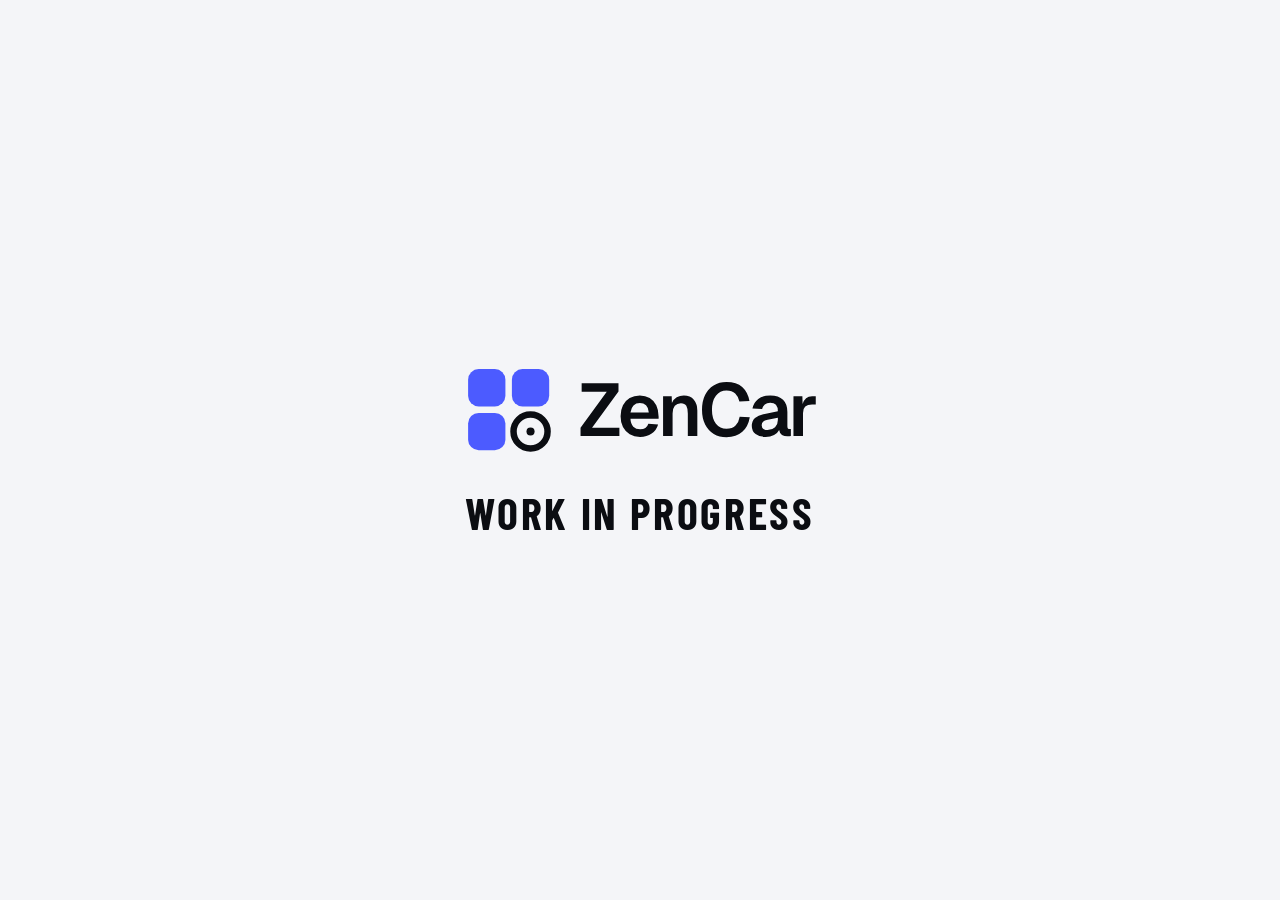
<file: index.html>
<!doctype html>
<html lang="it">
<head>
<meta charset="utf-8">
<meta name="viewport" content="width=device-width,initial-scale=1,viewport-fit=cover">
<meta name="description" content="ZenCar – pianificazione della produzione per carrozzerie. Sito in costruzione.">
<link rel="icon" href="zencar.ico">
<title>ZenCar</title>
<link rel="preconnect" href="https://fonts.googleapis.com">
<link rel="preconnect" href="https://fonts.gstatic.com" crossorigin>
<link href="https://fonts.googleapis.com/css2?family=Barlow+Condensed:wght@600;700&family=DM+Sans:opsz,wght@9..40,400;9..40,500&display=swap" rel="stylesheet">
<style>
:root{--bg:#F4F5F8;--ink:#0B0D12;--muted:#5A6070;--brand:#4C5BFF;
  --f-display:"Barlow Condensed","Arial Narrow",system-ui,sans-serif;--f-body:"DM Sans",system-ui,-apple-system,"Segoe UI",Roboto,Arial,sans-serif}
@media (prefers-color-scheme: dark){:root:not([data-theme="light"]){--bg:#0E1016;--ink:#EEF0F5;--muted:#9AA0B1;--brand:#6F7BFF;color-scheme:dark}}
:root[data-theme="dark"]{--bg:#0E1016;--ink:#EEF0F5;--muted:#9AA0B1;--brand:#6F7BFF;color-scheme:dark}
*{box-sizing:border-box}
html,body{height:100%}
body{margin:0;background:var(--bg);color:var(--ink);font-family:var(--f-body);display:flex;align-items:center;justify-content:center;padding:24px 16px}
main{text-align:center;display:flex;flex-direction:column;align-items:center;gap:28px}
.logo{color:var(--ink);width:min(360px,80vw)}
.logo svg{width:100%;height:auto;display:block}
h1{font-family:var(--f-display);font-weight:700;font-size:clamp(28px,6vw,44px);letter-spacing:.06em;text-transform:uppercase;margin:0}
</style>
</head>
<body>
<svg width="0" height="0" style="position:absolute" aria-hidden="true">
  <symbol id="zc-logo" viewBox="0 0 407 110">
    <g transform="scale(0.9166666666666666)"><rect x="10" y="10" width="46" height="46" rx="13" fill="var(--brand)"/><rect x="64" y="10" width="46" height="46" rx="13" fill="var(--brand)"/><rect x="10" y="64" width="46" height="46" rx="13" fill="var(--brand)"/><circle cx="87" cy="87" r="21" fill="none" stroke="currentColor" stroke-width="8"/><circle cx="87" cy="87" r="5" fill="currentColor"/></g>
    <path d="M136.268 84.82V75.41199999999999L165.92000000000002 34.67199999999999H137.528V25.179999999999993H179.192V34.58799999999999L149.288 75.32799999999999H180.2V84.82Z M203.552 85.82799999999999Q196.832 85.82799999999999 191.876 82.92999999999999Q186.92000000000002 80.032 184.23200000000003 74.74Q181.544 69.448 181.544 62.391999999999996Q181.544 55.33599999999999 184.23200000000003 50.04399999999999Q186.92000000000002 44.75199999999999 191.834 41.853999999999985Q196.748 38.95599999999999 203.3 38.95599999999999Q209.684 38.95599999999999 214.47199999999998 41.81199999999999Q219.26 44.66799999999999 221.906 50.04399999999999Q224.55200000000002 55.41999999999999 224.55200000000002 62.97999999999999V65.416H192.716Q192.968 71.29599999999999 195.90800000000002 74.27799999999999Q198.848 77.25999999999999 203.636 77.25999999999999Q210.94400000000002 77.25999999999999 212.96 71.044L223.964 71.716Q222.116 78.26799999999999 216.698 82.04799999999999Q211.28 85.82799999999999 203.552 85.82799999999999ZM192.716 58.19199999999999H213.464Q213.044 52.73199999999999 210.31400000000002 50.08599999999999Q207.584 47.43999999999999 203.3 47.43999999999999Q198.93200000000002 47.43999999999999 196.16000000000003 50.21199999999999Q193.388 52.983999999999995 192.716 58.19199999999999Z M229.59199999999998 84.82V39.96399999999999H239.33599999999998L239.588 47.60799999999999Q241.43599999999998 42.98799999999999 245.00599999999997 40.971999999999994Q248.576 38.95599999999999 253.028 38.95599999999999Q260.42 38.95599999999999 264.368 43.70199999999999Q268.316 48.44799999999999 268.316 56.007999999999996V84.82H257.56399999999996V59.45199999999999Q257.56399999999996 53.739999999999995 255.84199999999998 50.715999999999994Q254.12 47.69199999999999 249.75199999999998 47.69199999999999Q245.384 47.69199999999999 242.86399999999998 50.715999999999994Q240.344 53.739999999999995 240.344 59.45199999999999V84.82Z M301.24399999999997 86.16399999999999Q293.096 86.16399999999999 286.88 82.42599999999999Q280.664 78.68799999999999 277.13599999999997 71.75799999999998Q273.608 64.82799999999999 273.608 55.08399999999999Q273.608 45.50799999999999 277.052 38.493999999999986Q280.496 31.47999999999999 286.712 27.65799999999999Q292.928 23.83599999999999 301.328 23.83599999999999Q312.75199999999995 23.83599999999999 319.05199999999996 29.50599999999999Q325.352 35.17599999999999 327.284 45.33999999999999L315.86 45.92799999999999Q314.768 40.04799999999999 311.15599999999995 36.68799999999999Q307.544 33.32799999999999 301.328 33.32799999999999Q293.768 33.32799999999999 289.316 39.20799999999999Q284.864 45.087999999999994 284.864 55.08399999999999Q284.864 65.16399999999999 289.35799999999995 70.91799999999999Q293.852 76.672 301.24399999999997 76.672Q307.88 76.672 311.534 73.018Q315.188 69.36399999999999 316.19599999999997 62.97999999999999L327.62 63.56799999999999Q325.856 74.068 319.178 80.11599999999999Q312.5 86.16399999999999 301.24399999999997 86.16399999999999Z M345.51199999999994 85.82799999999999Q338.45599999999996 85.82799999999999 334.17199999999997 82.636Q329.888 79.44399999999999 329.888 73.564Q329.888 67.768 333.5 64.49199999999999Q337.11199999999997 61.215999999999994 344.50399999999996 59.788L359.37199999999996 56.84799999999999Q359.37199999999996 47.27199999999999 350.71999999999997 47.27199999999999Q346.856 47.27199999999999 344.58799999999997 49.07799999999999Q342.32 50.88399999999999 341.56399999999996 54.24399999999999L330.64399999999995 53.739999999999995Q331.98799999999994 46.68399999999999 337.19599999999997 42.81999999999999Q342.404 38.95599999999999 350.71999999999997 38.95599999999999Q360.296 38.95599999999999 365.21 43.78599999999999Q370.12399999999997 48.61599999999999 370.12399999999997 57.60399999999999V73.89999999999999Q370.12399999999997 75.66399999999999 370.75399999999996 76.33599999999998Q371.38399999999996 77.008 372.64399999999995 77.008H374.07199999999995V84.82Q372.64399999999995 85.15599999999999 370.12399999999997 85.15599999999999Q366.51199999999994 85.15599999999999 363.99199999999996 83.64399999999999Q361.472 82.13199999999999 360.79999999999995 78.01599999999999V77.93199999999999Q359.11999999999995 81.46 355.04599999999994 83.64399999999999Q350.972 85.82799999999999 345.51199999999994 85.82799999999999ZM347.69599999999997 78.01599999999999Q353.07199999999995 78.01599999999999 356.222 74.90799999999999Q359.37199999999996 71.8 359.37199999999996 66.67599999999999V64.15599999999999L347.78 66.508Q344.16799999999995 67.264 342.6139999999999 68.734Q341.05999999999995 70.204 341.05999999999995 72.556Q341.05999999999995 78.01599999999999 347.69599999999997 78.01599999999999Z M377.01199999999994 84.82V39.96399999999999H387.0919999999999L387.34399999999994 48.69999999999999Q388.68799999999993 44.16399999999999 391.2919999999999 42.06399999999999Q393.89599999999996 39.96399999999999 398.09599999999995 39.96399999999999H402.21199999999993V49.20399999999999H398.01199999999994Q392.8879999999999 49.20399999999999 390.3259999999999 51.513999999999996Q387.76399999999995 53.82399999999999 387.76399999999995 58.94799999999999V84.82Z" fill="currentColor"/>
  </symbol>
</svg>

<header class="nav">
  <div class="wrap">

<main>
  <div class="logo" role="img" aria-label="ZenCar"><svg viewBox="0 0 407 110" aria-hidden="true"><use href="#zc-logo"/></svg></div>
  <h1>Work in progress</h1>
</main>
</body>
</html>
</file>
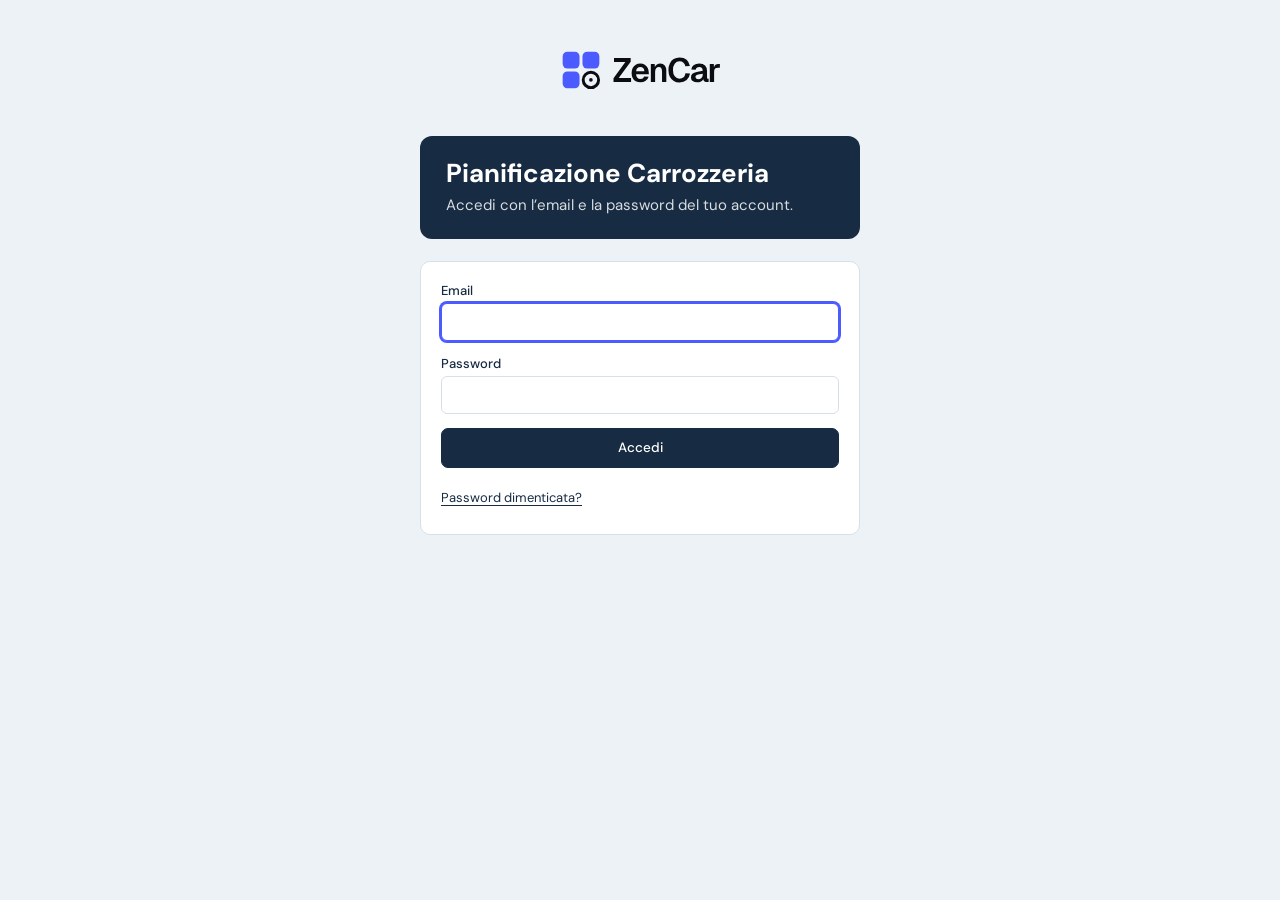
<file: planner/index.html>
<!doctype html>
<html lang="it" data-theme="light" data-look="control">
<head>
<meta charset="utf-8">
<meta name="viewport" content="width=device-width, initial-scale=1, viewport-fit=cover">
<meta http-equiv="Content-Security-Policy" content="default-src 'self'; script-src 'self'; worker-src 'self' blob:; style-src 'self' 'unsafe-inline'; font-src 'self'; connect-src 'self' https://lnkcymbocvonmaklofzm.supabase.co wss://lnkcymbocvonmaklofzm.supabase.co http://127.0.0.1:54321 ws://127.0.0.1:54321; img-src 'self' data: blob:; base-uri 'none'; form-action 'none'">
<meta name="referrer" content="no-referrer">
<title>Pianificazione Carrozzeria</title>
<link rel="icon" href="zencar.ico">
<!-- caratteri e librerie stanno sul sito: nessun servizio esterno riceve l’indirizzo di chi apre la pagina (GDPR) -->
<link rel="stylesheet" href="caratteri/caratteri.css">
<link rel="stylesheet" href="planning.css">
<link rel="stylesheet" href="accesso.css">
</head>
<body>
<!-- le parti della pagina le riempie il server (server/planning.js) -->
<header class="top" data-k="intestazione"></header>
<main id="main" data-k="main"></main>
<dialog id="dlg" data-k="dlg"></dialog>
<div id="pop" class="pop" data-k="pop" hidden></div>
<script src="librerie/supabase.js" integrity="sha384-Rj26LVGvoeRVR6+mwQmFfcR3QOBEwT+ZmuCWpuiqeTzJpCs0ER4ITAWGb4Hiy3Ok"></script>
<script src="librerie/morphdom-umd.min.js" integrity="sha384-H9LbLjNYOs1B0xEiev/dWN+wPEUa21jl7OhKSNLbyKgwDD91VLJGCgvFUE2WvmTa"></script>
<script src="config.js"></script>
<script src="guscio.js"></script>
<script src="accesso.js"></script>
</body>
</html>
</file>
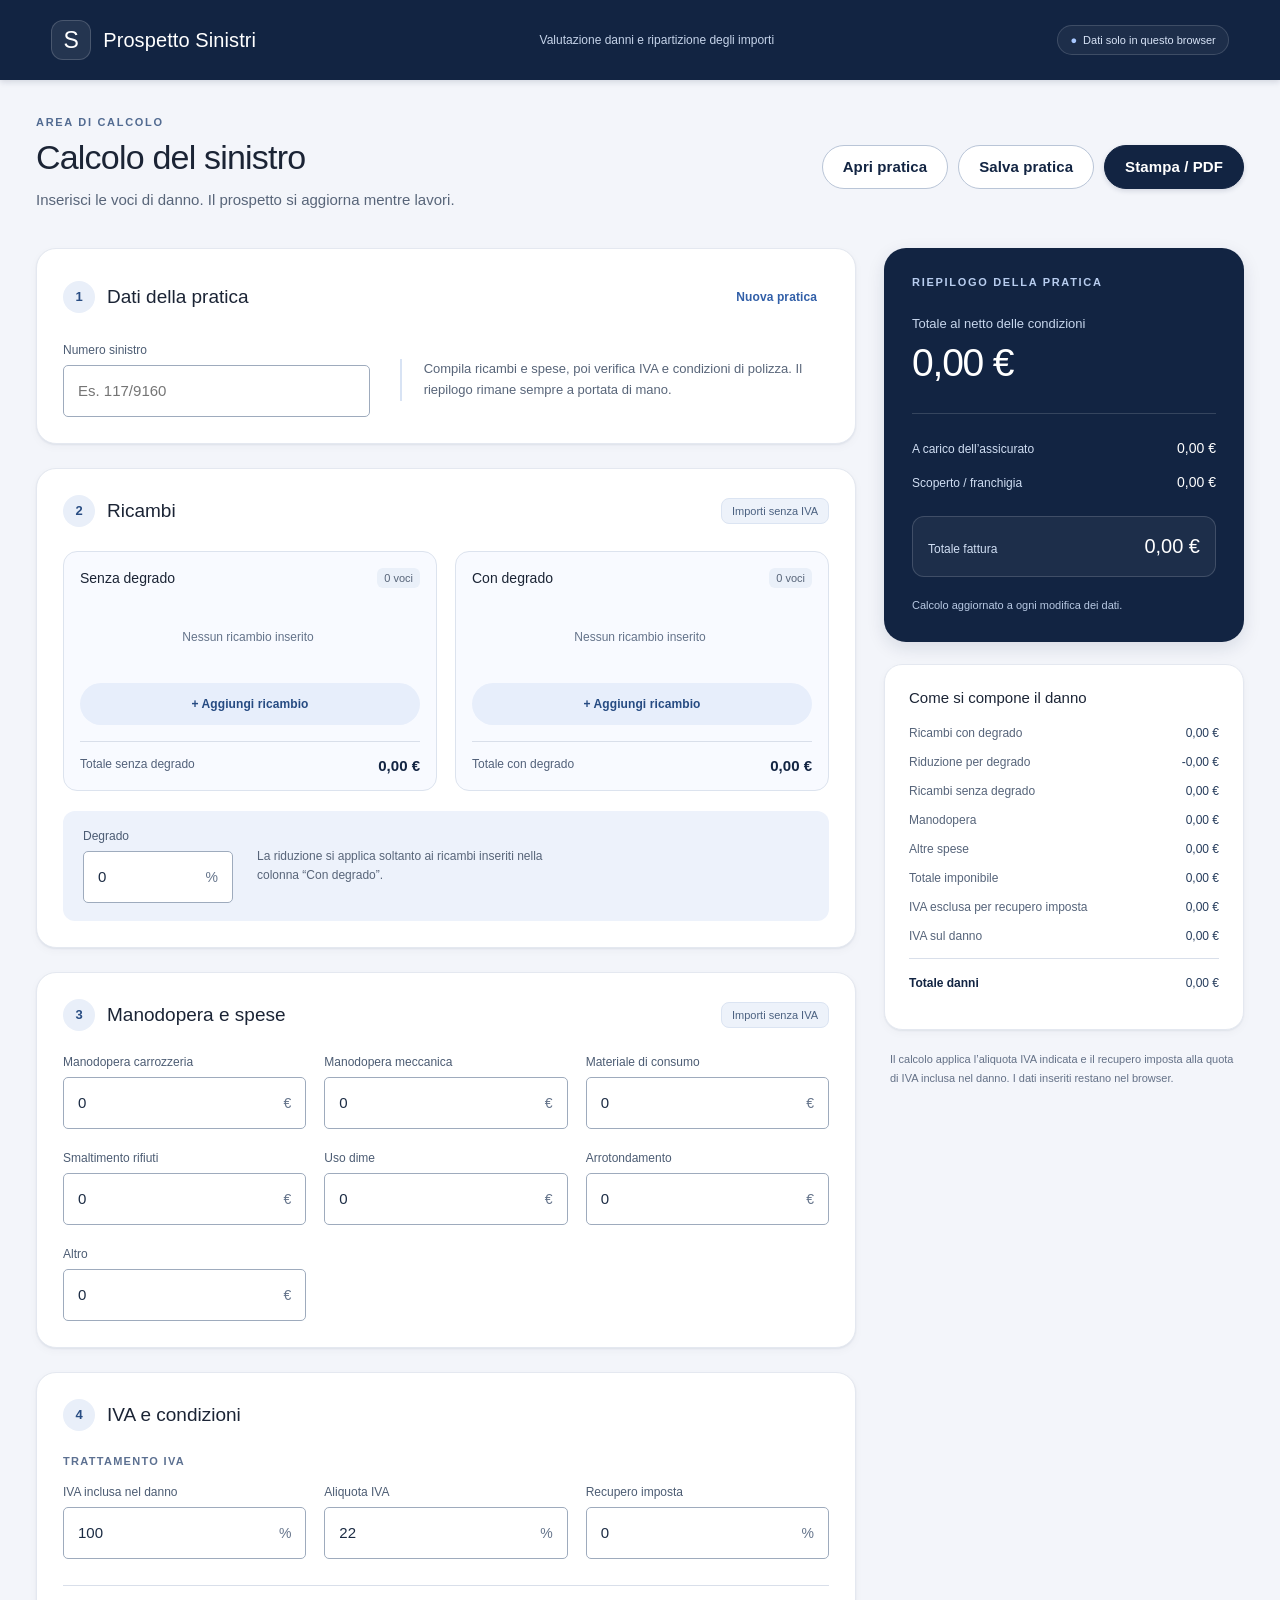
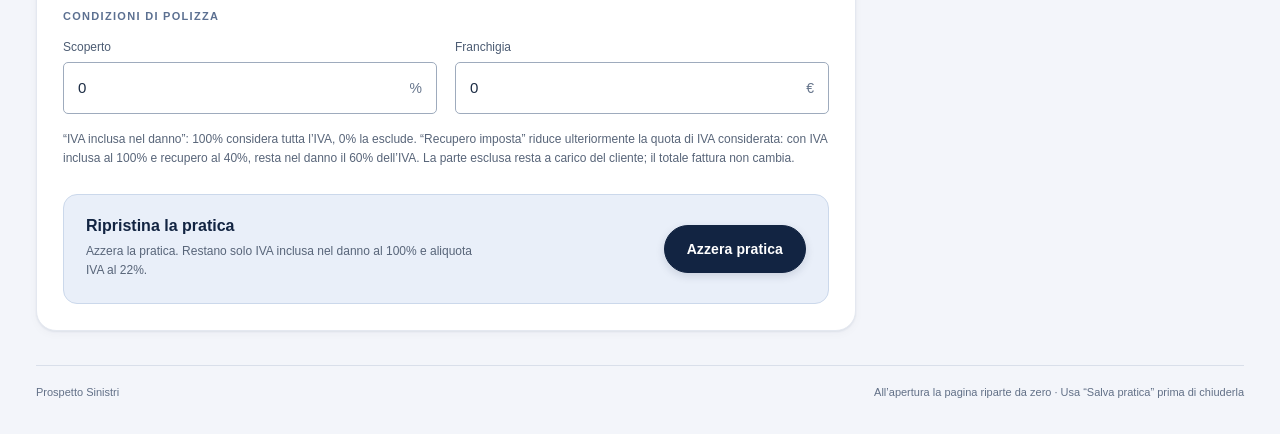
<file: prospetto-sinistri/index.html>
<!doctype html><html lang="it"><head><meta charset="utf-8"><meta name="viewport" content="width=device-width,initial-scale=1"><meta name="description" content="Calcolo dei danni, condizioni di polizza e ripartizione degli importi."><title>Prospetto Sinistri</title><style>:root{font-family:'Segoe UI',Arial,sans-serif;color:#233b36;background:#f5f7f4;font-size:15px;--green:#155e49;--muted:#667872;--line:#dfe7e1}*{box-sizing:border-box}body{margin:0}button,input{font:inherit}button{cursor:pointer}button:focus-visible,a:focus-visible,summary:focus-visible{outline:3px solid #b5a55d;outline-offset:3px}button{border:1px solid var(--line);background:white;border-radius:9px;padding:10px 15px;color:#29483d;font-weight:600}button:hover{background:#edf3ee}button:disabled{opacity:.45;cursor:default}.brand{font-family:Georgia,serif;font-size:23px;letter-spacing:-.6px;display:flex;align-items:center;gap:10px}.mark{background:var(--green);color:#fff;font:600 21px Georgia;border-radius:9px;padding:7px 12px}.top{background:white;border-bottom:1px solid var(--line);padding:20px 4%;display:flex;align-items:center;justify-content:space-between;gap:15px}.top small{color:var(--muted)}.shell{max-width:1390px;margin:0 auto;padding:32px 36px}.intro{display:flex;justify-content:space-between;align-items:center;gap:20px;margin-bottom:26px}.eyebrow{font-size:11px;text-transform:uppercase;letter-spacing:2px;color:#6d7f71;font-weight:700}h1{font:normal 38px Georgia,serif;letter-spacing:-1.3px;margin:8px 0 9px}p{color:var(--muted);line-height:1.6;margin:6px 0}.actions{display:flex;gap:8px;flex-wrap:wrap}.primary{background:var(--green);color:white;border-color:var(--green)}.primary:hover{background:#0f4938}.layout{display:grid;grid-template-columns:minmax(0,1fr) 350px;gap:26px;align-items:start}.card{background:white;border:1px solid var(--line);border-radius:15px;margin-bottom:20px;padding:24px;box-shadow:0 3px 8px #173b2910}.cardhead{display:flex;justify-content:space-between;align-items:center;gap:12px;margin-bottom:20px}h2{font-size:18px;font-weight:600;margin:0}h3{font-size:15px;margin:0}.step{display:inline-flex;width:26px;height:26px;border-radius:50%;background:#edf2e9;align-items:center;justify-content:center;margin-right:9px;color:#617457;font-size:12px}.pill{font-size:11px;background:#f0f4ed;padding:5px 9px;border-radius:20px;color:#56704e;white-space:nowrap}.fields{display:grid;grid-template-columns:repeat(2,minmax(0,1fr));gap:18px}.fields.three{grid-template-columns:repeat(3,minmax(0,1fr))}label{display:block;font-size:12px;font-weight:600;color:#52675d}.inputwrap{display:flex;align-items:center;border:1px solid #d8e2da;background:#fff;border-radius:8px;margin-top:7px;overflow:hidden}.inputwrap:focus-within{border-color:#35765a;box-shadow:0 0 0 3px #deece2}.inputwrap input{border:0;outline:0;width:100%;min-width:0;padding:11px 12px;background:transparent;color:#233b36;font-variant-numeric:tabular-nums}.inputwrap span{padding-right:12px;font-size:13px;color:#85968d}input[aria-invalid=true]{background:#fff1ed!important}.hint{font-size:12px;margin-top:12px}.partgroups{display:grid;grid-template-columns:1fr 1fr;gap:20px}.parthead{display:flex;align-items:center;justify-content:space-between;gap:8px;margin-bottom:12px}.parthead strong{font-size:13px}.parthead span{font-size:12px;color:var(--muted)}.partlist{max-height:286px;overflow:auto;padding-right:4px}.partrow{display:grid;grid-template-columns: minmax(0,1fr) 106px 28px;align-items:center;gap:6px;margin-bottom:7px}.partrow input{width:100%;min-width:0;border:1px solid var(--line);border-radius:6px;padding:9px;font-size:12px;background:#fcfdfb}.partrow .amount{text-align:right;font-variant-numeric:tabular-nums}.remove{border:0;padding:4px;background:transparent;color:#8b978e;font-size:20px}.add{font-size:12px;width:100%;margin-top:10px;border-style:dashed}.parttotal{display:flex;justify-content:space-between;margin-top:13px;padding-top:13px;border-top:1px solid var(--line);font-size:12px}.parttotal strong{font-size:14px}.empty{padding:24px 8px;text-align:center;color:#829085;font-size:12px}.degradobox{display:flex;gap:25px;align-items:center;margin-top:20px;padding:17px;background:#f6f8f3;border-radius:10px}.degradobox label{max-width:150px}.degradobox p{font-size:12px;max-width:280px}.sidebar{position:sticky;top:20px}.summary{background:#173f33;color:#fff;border-radius:16px;padding:25px}.summary .eyebrow{color:#b8cfb9}.sumlabel{font-size:13px;color:#c2d4c6;margin-top:28px}.heroamount{font-size:38px;font-weight:400;letter-spacing:-1.5px;font-variant-numeric:tabular-nums;margin-top:5px;overflow-wrap:anywhere}.summary hr{border:0;border-top:1px solid #ffffff25;margin:24px 0}.sumrow{display:flex;justify-content:space-between;gap:20px;margin-top:14px;font-size:13px;color:#ceddd1}.sumrow strong{color:white;font-weight:500;white-space:nowrap}.invoice{background:#ffffff0c;border:1px solid #ffffff20;border-radius:10px;margin-top:24px;padding:16px}.invoice .sumrow{margin:0}.invoice strong{font-size:19px}.summary .note{color:#b6ccbd;font-size:11px;margin:17px 0 0}.breakdown{padding:21px 4px}.breakdown h3{margin-bottom:16px}.detailrow{display:flex;justify-content:space-between;gap:12px;font-size:12px;margin:12px 0;color:#5e7468}.detailrow strong{font-weight:600;white-space:nowrap}.detailrow.total{padding-top:12px;border-top:1px solid var(--line);color:#244d3a}.legend{border-top:1px solid var(--line);padding:16px 0;font-size:11px;color:#77897a;line-height:1.7}.notice{background:#fbf7e9;color:#766330;border:1px solid #e8dfbc;border-radius:10px;padding:13px 15px;font-size:12px;line-height:1.6;margin-top:15px}.notice[hidden]{display:none}details{margin-top:16px;font-size:12px;line-height:1.7}summary{cursor:pointer;font-weight:600;color:#526e5c}details ul{padding-left:18px;color:#68796e}.audit{width:100%;border-collapse:collapse;font-size:11px;margin-top:15px}.audit th,.audit td{padding:7px;border-bottom:1px solid var(--line);text-align:left}.audit td:last-child{text-align:right;white-space:nowrap}.audit code{font-size:10px;overflow-wrap:anywhere}.foot{font-size:11px;color:#7c8a7f;margin-top:12px;display:flex;justify-content:space-between;gap:15px}.toast{position:fixed;bottom:25px;left:50%;transform:translateX(-50%);background:#263c31;color:white;padding:13px 20px;border-radius:10px;z-index:20;max-width:90%;font-size:13px}.hidden{display:none!important}.printhead{display:none}.storage{font-size:11px;color:#688170}.storage::before{content:'●';color:#66895a;margin-right:6px}@media(max-width:1100px){.shell{padding:25px 22px}.layout{grid-template-columns:minmax(0,1fr) 310px;gap:18px}.card{padding:20px}.partgroups{grid-template-columns:1fr}.heroamount{font-size:32px}.fields.three{grid-template-columns:repeat(2,1fr)}}@media(max-width:760px){.top{padding:16px 20px}.top small{display:none}.shell{padding:23px 16px}.intro{display:block}.intro .actions{margin-top:20px}h1{font-size:32px}.layout{display:flex;flex-direction:column}.layout>main,.sidebar{width:100%}.sidebar{position:static}.fields.three{grid-template-columns:1fr 1fr}.partgroups{grid-template-columns:1fr}.card{padding:20px 16px}.foot{display:block}.degradobox{gap:15px}.summary{padding:24px}.heroamount{font-size:38px}}@media print{body{background:white;font-size:11px}.top,.intro .actions,.shell{padding:0;max-width:none}.intro{margin-bottom:10px}h1{font-size:26px}.layout{display:block}.card{box-shadow:none;padding:12px;margin-bottom:12px;break-inside:avoid}.sidebar{position:static}.summary{background:white;color:#163c2c;border:1px solid #aaa;padding:15px}.summary *{color:#163c2c!important}.heroamount{font-size:28px}.summary hr{border-color:#bbb}.invoice{border-color:#bbb}.partlist{max-height:none;overflow:visible}.fields,.fields.three{grid-template-columns:repeat(3,1fr)}.partgroups{grid-template-columns:1fr 1fr}.inputwrap input{padding:5px}.partrow{grid-template-columns:1fr 100px}.breakdown{padding:10px}.printhead{display:block}.notice{border-color:#bbb}.partrow input{padding:4px}.summary .note{display:none}}

/* Single workflow: a compact practice header and distinct cost/condition areas. */
.shell{max-width:1480px}.layout{grid-template-columns:minmax(0,1fr) 360px;gap:28px}.practice-content{display:grid;grid-template-columns:minmax(210px,1fr) 1.4fr;align-items:center;gap:30px}.practice-help{font-size:13px;border-left:2px solid #dce6dc;padding-left:20px}.condition-area+.condition-area{border-top:1px solid var(--line);margin-top:23px;padding-top:21px}.condition-area h3{font-size:12px;text-transform:uppercase;letter-spacing:1px;color:#617969;margin-bottom:15px}.partgroups>div{border:1px solid var(--line);border-radius:11px;padding:16px;background:#fcfdfa}.partrow{grid-template-columns:minmax(0,1fr) 92px 24px}.cardhead{margin-bottom:22px}.breakdown{background:white;border:1px solid var(--line);border-radius:14px;padding:22px;margin-top:18px}.degradobox{margin-top:16px}.card{box-shadow:none}.intro{margin-bottom:28px}.summary{box-shadow:0 10px 30px #173f3312}
@media(min-width:1200px){.partgroups{grid-template-columns:1fr 1fr}}
@media(max-width:1100px){.layout{grid-template-columns:minmax(0,1fr) 310px;gap:20px}.practice-content{grid-template-columns:1fr;gap:12px}.practice-help{border-left:0;padding-left:0}.fields.three{grid-template-columns:1fr 1fr}}
@media(max-width:760px){.layout{display:flex}.practice-content{grid-template-columns:1fr}.fields.three{grid-template-columns:1fr 1fr}.summary{box-shadow:none}.partgroups>div{padding:12px}.intro .actions button{flex:1}.intro p{font-size:14px}}
@media(max-width:420px){.fields,.fields.three{grid-template-columns:1fr}.actions button{font-size:12px;padding:10px}.heroamount{font-size:32px}}
@media print{.layout{display:block}.practice-help{display:none}.partgroups>div{padding:8px}.condition-area{break-inside:avoid}.fields.three{grid-template-columns:repeat(3,1fr)}.summary{box-shadow:none}.breakdown{padding:12px}.practice-content{display:block}}
/* Material-inspired surfaces, outlined fields and navy primary palette. */
:root{font-family:Roboto,'Segoe UI',Arial,sans-serif;color:#1b2435;background:#f3f5fa;--navy:#122442;--green:#122442;--muted:#586579;--line:#d9dfea;color-scheme:light}
button{min-height:44px;border-color:#b9c5d7;border-radius:24px;padding:11px 20px;color:var(--navy);font-weight:600;letter-spacing:.1px;transition:background .18s,box-shadow .18s,transform .12s}
button:hover{background:#e8eef8}button:active{transform:translateY(1px);background:#dce6f6}button:disabled{transform:none}button:focus-visible,a:focus-visible,summary:focus-visible{outline:3px solid #597fb8;outline-offset:3px}
.primary{background:var(--navy);color:white;border-color:var(--navy);box-shadow:0 2px 5px #12244225}.primary:hover{background:#20385c;box-shadow:0 4px 9px #12244230}
.top{background:var(--navy);color:white;border:0;min-height:80px;padding:18px 4%;gap:24px;box-shadow:0 2px 6px #12244226}.brand{font-family:inherit;font-size:20px;font-weight:500;letter-spacing:.1px;gap:12px}.mark{display:grid;place-items:center;width:40px;height:40px;padding:0;background:#ffffff14;border:1px solid #ffffff2b;border-radius:12px;font:500 23px Roboto,'Segoe UI',Arial,sans-serif}.top small{color:#c5d3e9;font-size:12px}
.storage{color:#d8e4f7;background:#ffffff0c;border:1px solid #ffffff26;border-radius:24px;padding:8px 12px}.storage::before{color:#a8c8ff}
.shell{padding:36px}.intro{gap:24px;margin-bottom:30px}.eyebrow{letter-spacing:1.7px;color:#526b91;font-weight:600}h1{font:500 34px/1.2 Roboto,'Segoe UI',Arial,sans-serif;letter-spacing:-.8px;margin:9px 0 10px}.actions{gap:10px}.layout{gap:28px}.layout>main{min-width:0}
.card{border:1px solid #e4e8f0;border-radius:20px;margin-bottom:24px;padding:26px;box-shadow:0 1px 2px #12244212,0 3px 10px #12244208}.cardhead{margin-bottom:24px}h2{font-size:19px;font-weight:500;line-height:1.4;display:flex;align-items:center}.step{flex-shrink:0;width:32px;height:32px;background:#e9eff9;color:#294d83;margin-right:12px;font-size:13px;font-weight:600}.pill{background:#edf2fa;border:1px solid #dbe4f2;padding:6px 10px;border-radius:8px;color:#4b6180}
.practice-help{border-color:#d8e3f4;padding-left:22px}#new,#restore{border:0;color:#315fa8;background:transparent}#new:hover,#restore:hover{background:#e9eff9}
.fields{gap:22px 18px}label{font-weight:500;color:#4c5c73}.inputwrap{border:1px solid #9eabbd;border-radius:5px;margin-top:8px;min-height:52px;transition:box-shadow .18s,border-color .18s}.inputwrap:hover{border-color:#566b87}.inputwrap:focus-within{border-color:#315fa8;box-shadow:inset 0 0 0 1px #315fa8}label:focus-within{color:#315fa8}.inputwrap input{padding:14px;color:#1b2b43;font-size:15px}.inputwrap span{padding-right:14px;font-size:14px;color:#65748b}input[aria-invalid=true]{background:#fff0ee!important;color:#9c2821}.hint{margin-top:16px}
.partgroups{gap:18px}.partgroups>div{min-width:0;border-color:#dce3ee;border-radius:14px;background:#f8faff}.parthead{margin-bottom:15px}.parthead strong{font-size:14px;font-weight:500}.parthead span{font-size:11px;background:#eaf0f9;padding:4px 7px;border-radius:6px}.partlist{scrollbar-color:#becbdf transparent;scrollbar-width:thin}.partrow{grid-template-columns:minmax(0,1fr) 92px 32px;margin-bottom:10px}.partrow input{border-color:#b8c4d7;border-radius:4px;padding:11px 8px;min-height:42px;background:white;color:#21334e}.partrow input:focus{outline:none;border-color:#315fa8;box-shadow:inset 0 0 0 1px #315fa8}.remove{padding:0;color:#63738b;font-size:23px;min-height:36px;width:32px;border-radius:50%}.remove:hover{background:#fbe9e7;color:#a02e26}.add{margin-top:12px;background:#e7eefb;color:#264b82;border:0;min-height:42px}.add:hover{background:#d9e5fa}.parttotal{gap:12px;margin-top:16px;padding-top:15px;color:#52617a}.parttotal strong{font-size:15px;color:var(--navy);white-space:nowrap}.empty{padding:27px 8px;color:#64738a}
.degradobox{gap:24px;margin-top:20px;padding:18px 20px;background:#edf2fb;border-radius:12px}.degradobox label{flex:1}.degradobox p{max-width:330px;flex:2}.condition-area+.condition-area{margin-top:26px;padding-top:24px}.condition-area h3{font-size:11px;letter-spacing:1.3px;color:#5c7091;margin-bottom:18px}
.sidebar{top:24px;min-width:0}.summary{background:var(--navy);border-radius:22px;padding:28px;box-shadow:0 6px 18px #1224421e}.summary .eyebrow{color:#b8cdef}.sumlabel{color:#c7d6ec}.heroamount{font-size:39px;line-height:1.2;letter-spacing:-1.2px;margin-top:9px}.summary hr{border-color:#ffffff26;margin:26px 0}.sumrow{align-items:baseline;gap:16px;margin-top:18px;font-size:12px;color:#d0def3}.sumrow strong{font-size:14px}.invoice{background:#ffffff0c;border-color:#ffffff28;border-radius:12px;margin-top:26px;padding:18px 15px}.invoice strong{font-size:20px}.summary .note{color:#b8c9e3;margin-top:20px}
.breakdown{border-color:#e4e8f0;border-radius:18px;padding:24px;margin-top:22px;box-shadow:0 1px 2px #12244212,0 3px 10px #12244208}.breakdown h3{margin-bottom:20px;font-weight:500}.detailrow{margin:15px 0;color:#56647a}.detailrow strong{font-weight:500;color:#253b5b}.detailrow.total{padding-top:17px;color:var(--navy);font-weight:600}.legend{border:0;padding:20px 6px;color:#647187}.notice{background:#fff6df;color:#71521e;border-color:#ecd8a6;border-radius:12px;padding:15px 17px;margin-top:18px}
details{margin-top:14px;border:1px solid #dfe5ef;border-radius:10px;padding:0 15px}summary{font-weight:500;color:#334d73;padding:14px 0}details ul{color:#59687e}details p{margin:0 0 12px}.audit{margin:12px 0}.audit th{color:#526887;font-weight:500}.foot{border-top:1px solid var(--line);padding-top:20px;color:#627087;margin-top:10px;gap:20px}.toast{background:var(--navy);padding:16px 24px;border-radius:8px;box-shadow:0 4px 16px #12244235}
@media(max-width:1200px){.shell{padding:28px 24px}.layout{grid-template-columns:minmax(0,1fr) 320px;gap:22px}.card{padding:22px}.partgroups{grid-template-columns:1fr}.heroamount{font-size:34px}.fields.three{grid-template-columns:1fr 1fr}.practice-content{grid-template-columns:1fr;gap:12px}.practice-help{border:0;padding-left:0}.intro{align-items:flex-start}.actions{justify-content:flex-end}.summary{padding:24px}}
@media(max-width:800px){.top{padding:16px 20px;min-height:72px}.top small{display:none}.shell{padding:26px 16px}.intro{display:block}.intro .actions{margin-top:22px;justify-content:flex-start}h1{font-size:30px}.layout{display:flex;flex-direction:column;gap:0}.layout>main,.sidebar{width:100%}.sidebar{position:static}.card{padding:22px 18px}.foot{display:block}.foot span{display:block;margin-bottom:8px}.degradobox{gap:16px}.summary{padding:26px}.heroamount{font-size:40px}.brand{font-size:18px}.storage{font-size:10px;padding:7px 9px}}
@media(max-width:440px){.fields,.fields.three{grid-template-columns:1fr}.top{gap:12px}.brand{font-size:16px;gap:8px}.mark{width:34px;height:34px;font-size:20px}.storage{max-width:135px}.actions{gap:7px}.actions button{flex:1;font-size:12px;padding:10px 12px}.heroamount{font-size:34px}.pill{font-size:10px;padding:5px 7px}h2{font-size:17px}.step{margin-right:8px;width:28px;height:28px}.partgroups>div{padding:13px}.cardhead{gap:8px}.degradobox{padding:15px}.practice-card .cardhead{flex-wrap:wrap}}
@media(prefers-reduced-motion:reduce){button,.inputwrap{transition:none}}
@media print{body{background:white;color:#172842}.top,.intro .actions,.add,.remove,.foot,.toast,.storage,details,.hint,.legend,#new,#restore,.practice-help{display:none!important}.shell{padding:0}.intro{margin-bottom:12px}h1{font-size:25px}.layout{display:block}.card{box-shadow:none;border-color:#c7cfdb;border-radius:8px;padding:12px;margin-bottom:12px;break-inside:avoid}.summary{background:white;color:var(--navy);border:1px solid #a7b4c7;border-radius:8px;padding:16px;box-shadow:none;break-inside:avoid}.summary *{color:var(--navy)!important}.heroamount{font-size:28px}.summary hr{border-color:#bbb}.invoice{background:white;border-color:#b8c4d7}.fields,.fields.three{grid-template-columns:repeat(3,1fr);gap:12px}.partgroups{grid-template-columns:1fr 1fr}.partgroups>div{padding:8px;background:white}.inputwrap{min-height:30px}.inputwrap input{padding:5px;font-size:12px}.partrow{grid-template-columns:1fr 100px}.partrow input{min-height:26px;padding:4px}.breakdown{box-shadow:none;padding:12px;break-inside:avoid}.degradobox{background:white;border:1px solid #d9dfea}.cardhead{margin-bottom:12px}}

.reset-area{display:flex;align-items:center;justify-content:space-between;gap:24px;margin-top:26px;padding:22px;background:#e9eff9;border:1px solid #cbd8eb;border-radius:14px}.reset-area h3{font-size:16px;color:#122442}.reset-area p{font-size:12px;max-width:390px;margin:7px 0 0}#restore.primary{background:#122442;color:white;border:1px solid #122442;min-height:48px;padding:12px 22px;font-size:14px;flex-shrink:0;box-shadow:0 3px 8px #12244225}#restore.primary:hover{background:#20385c;box-shadow:0 5px 12px #12244230}@media(max-width:1000px){.reset-area{align-items:stretch;flex-direction:column;gap:16px}#restore.primary{width:100%}}@media print{.reset-area{display:none!important}}
</style></head><body>
<header class="top"><div class="brand"><span class="mark">S</span> Prospetto Sinistri</div><small>Valutazione danni e ripartizione degli importi</small><span class="storage" id="storage">Dati nel browser</span></header>
<div class="shell"><div class="intro"><div><div class="eyebrow">Area di calcolo</div><h1>Calcolo del sinistro</h1><p>Inserisci le voci di danno. Il prospetto si aggiorna mentre lavori.</p></div><div class="actions"><button id="load">Apri pratica</button><button id="save">Salva pratica</button><button class="primary" id="print">Stampa / PDF</button><input type="file" accept=".json,application/json" class="hidden" id="file"></div></div>
<div class="layout"><main>
<section class="card practice-card"><div class="cardhead"><h2><span class="step">1</span>Dati della pratica</h2><button id="new" style="font-size:12px;padding:7px 12px">Nuova pratica</button></div><div class="practice-content"><label>Numero sinistro<div class="inputwrap"><input id="claim" maxlength="120" placeholder="Es. 117/9160" autocomplete="off"></div></label><p class="practice-help">Compila ricambi e spese, poi verifica IVA e condizioni di polizza. Il riepilogo rimane sempre a portata di mano.</p></div></section>
<section class="card"><div class="cardhead"><h2><span class="step">2</span>Ricambi</h2><span class="pill">Importi senza IVA</span></div><div class="partgroups" id="partgroups"></div><div class="degradobox"><label>Degrado<div class="inputwrap"><input inputmode="decimal" data-field="degrado" aria-label="Degrado percentuale"><span>%</span></div></label><p>La riduzione si applica soltanto ai ricambi inseriti nella colonna “Con degrado”.</p></div></section>
<section class="card"><div class="cardhead"><h2><span class="step">3</span>Manodopera e spese</h2><span class="pill">Importi senza IVA</span></div><div class="fields three" id="costfields"></div></section>
<section class="card"><div class="cardhead"><h2><span class="step">4</span>IVA e condizioni</h2></div><div class="condition-area"><h3>Trattamento IVA</h3><div class="fields three" id="taxfields"></div></div><div class="condition-area"><h3>Condizioni di polizza</h3><div class="fields" id="policyfields"></div></div><p class="hint">“IVA inclusa nel danno”: 100% considera tutta l’IVA, 0% la esclude. “Recupero imposta” riduce ulteriormente la quota di IVA considerata: con IVA inclusa al 100% e recupero al 40%, resta nel danno il 60% dell’IVA. La parte esclusa resta a carico del cliente; il totale fattura non cambia.</p><div class="reset-area"><div><h3>Ripristina la pratica</h3><p>Azzera la pratica. Restano solo IVA inclusa nel danno al 100% e aliquota IVA al 22%.</p></div><button id="restore" class="primary">Azzera pratica</button></div></section>
</main><aside class="sidebar"><section class="summary" aria-label="Riepilogo del calcolo"><div class="eyebrow">Riepilogo della pratica</div><div class="sumlabel">Totale al netto delle condizioni</div><div class="heroamount" data-result="liquidabile">—</div><hr><div class="sumrow"><span>A carico dell’assicurato</span><strong data-result="assicurato">—</strong></div><div class="sumrow"><span>Scoperto / franchigia</span><strong data-result="trattenuta">—</strong></div><div class="invoice"><div class="sumrow"><span>Totale fattura</span><strong data-result="fattura">—</strong></div></div><p class="note">Calcolo aggiornato a ogni modifica dei dati.</p></section><div class="notice" id="warning" role="status" hidden></div><section class="breakdown"><h3>Come si compone il danno</h3><div id="breakdown"></div></section><div class="legend">Il calcolo applica l’aliquota IVA indicata e il recupero imposta alla quota di IVA inclusa nel danno. I dati inseriti restano nel browser.</div></aside></div>
<footer class="foot"><span>Prospetto Sinistri</span><span>All’apertura la pagina riparte da zero · Usa “Salva pratica” prima di chiuderla</span></footer></div><div id="toast" class="toast hidden" role="status"></div><script>const WORKBOOK={"name":"PROSPETTO CALCOLO","cells":{"A1":"Ricambi SENZA Degrado","B1":"Ricambi CON Degrado","E1":"SINISTRO N°  ","A2":0,"B2":0,"E2":"Ricambi CON Degrado","F2":"=+SUM(B2:B80)","A3":0,"B3":0,"E3":"% Degrado","F3":0.45,"A4":0,"B4":0,"E4":"Degrado","F4":"=+F2*F3","A5":0,"B5":0,"E5":"Ricambi al netto del Degrado","F5":"=+F2-F4","A6":0,"B6":0,"E6":"Altri ricambi","F6":"=+SUM(A2:A80)","A7":0,"B7":0,"A8":0,"B8":0,"E8":"Mano d'opera carrozzeria","F8":934,"A9":0,"B9":0,"E9":"Mano d'opera meccanica","F9":0,"A10":0,"B10":0,"E10":"Materiale di consumo","F10":357,"A11":0,"B11":0,"E11":"Smaltimento rifiuti","F11":15.49,"A12":0,"B12":0,"E12":"Uso dime","F12":0,"E13":"Arrotondamento","F13":0,"E14":"Altro","F14":0,"E15":"TOTALE","F15":"=+F5+F6+F8+F9+F10+F11+F12+F13+F14","E17":"% IVA","F17":1,"E18":"% Aliquota","F18":0.22,"E19":"% Recupero Imposta","F19":0,"E20":"TOTALE AL NETTO DELL'IVA ","F20":"=+F15*F18*F17","E22":"TOTALE DANNI","F22":"=+F15+F20","E23":"% Scoperto","F23":0.2,"E24":"Franchigia","F24":500,"E25":"Scoperto / Franchigia","F25":"=+IF((F22*F23)\u003cF24,F24,(F22*F23))","E27":"TOTALE AL NETTO DELLE CONDIZIONI","F27":"=+F22-F25","E30":"IMPORTO A CARICO DELL' ASSICURATO","F30":"=+F4*1.22+F25+(F15*0.22)*(100%-F17)","E31":"TOTALE FATTURA","F31":"=+F27+F30"},"cached":{"F2":0,"F4":0,"F5":0,"F6":0,"F15":1306.49,"F20":287.4278,"F22":1593.9178,"F25":500,"F27":1093.9178,"F30":500,"F31":1593.9178}};</script><script>(function(root){
  const fields={
    standard:{degrado:'F3',carrozzeria:'F8',meccanica:'F9',consumo:'F10',rifiuti:'F11',dime:'F12',arrotondamento:'F13',altro:'F14',iva:'F17',aliquota:'F18',recupero:'F19',scoperto:'F23',franchigia:'F24'}
  };
  function calculate(s){
    const sum=a=>a.reduce((x,y)=>x+y.amount,0),f={},i=s.inputs;
    const con=sum(s.con),senza=sum(s.senza),degrado=con*i.degrado,netto=con-degrado;
    f.F2=con;f.F4=degrado;f.F5=netto;f.F6=senza;
    let base,imponibile,imposta,danni,trattenuta,liquidabile,assicurato,fattura;
    validate(s);
    {
      base=netto+senza+i.carrozzeria+i.meccanica;
      imponibile=base+i.consumo+i.rifiuti+i.dime+i.arrotondamento+i.altro;
      imposta=imponibile*i.aliquota*i.iva*(1-i.recupero);danni=imponibile+imposta;
      trattenuta=danni*i.scoperto<i.franchigia?i.franchigia:danni*i.scoperto;
      liquidabile=danni-trattenuta;
      assicurato=degrado*(1+i.aliquota)+trattenuta+imponibile*i.aliquota-imposta;
      fattura=liquidabile+assicurato;
      Object.assign(f,{F15:imponibile,F20:imposta,F22:danni,F25:trattenuta,F27:liquidabile,F30:assicurato,F31:fattura});
    }
    return {con,senza,degrado,netto,base,imponibile,imposta,recuperoImposta:imponibile*i.aliquota*i.iva*i.recupero,danni,trattenuta,liquidabile,assicurato,fattura,cells:f};
  }
  function fromWorkbook(w){const cells=w.cells,inputs={};for(const [k,c] of Object.entries(fields.standard))inputs[k]=cells[c]??0;
    const rows=(col,end)=>Array.from({length:end-1},(_,i)=>({description:'',amount:cells[col+(i+2)]??0})).filter(r=>r.amount!==0);
    return {mode:'standard',claim:'',inputs,senza:rows('A',80),con:rows('B',80)};
  }
  function validate(s){
    if(!s||s.mode!=='standard'||typeof s.claim!=='string'||s.claim.length>120)throw Error('Dati della pratica non validi.');
    for(const k of Object.keys(fields.standard)){const n=s.inputs?.[k];if(typeof n!=='number'||!Number.isFinite(n)||Math.abs(n)>1e12)throw Error('Valore non valido: '+k);if(['degrado','iva','aliquota','recupero','scoperto'].includes(k)&&(n<0||n>1))throw Error('Le percentuali devono essere comprese tra 0 e 100.');}
    for(const key of ['senza','con']){const a=s[key],max=79;if(!Array.isArray(a)||a.length>max)throw Error('Numero di ricambi oltre il limite del foglio Excel.');for(const r of a)if(typeof r.description!=='string'||r.description.length>500||typeof r.amount!=='number'||!Number.isFinite(r.amount)||Math.abs(r.amount)>1e12)throw Error('Riga ricambio non valida.');}
    return s;
  }
  root.Sinistri={calculate,fromWorkbook,fields,validate};
})(globalThis);
</script><script>const $=s=>document.querySelector(s),$$=s=>[...document.querySelectorAll(s)];
const money=new Intl.NumberFormat('it-IT',{style:'currency',currency:'EUR'}),num=new Intl.NumberFormat('it-IT',{maximumFractionDigits:10,useGrouping:false});
const pct=new Set(['degrado','iva','aliquota','recupero','scoperto']);
const labels={carrozzeria:'Manodopera carrozzeria',meccanica:'Manodopera meccanica',consumo:'Materiale di consumo',rifiuti:'Smaltimento rifiuti',dime:'Uso dime',arrotondamento:'Arrotondamento',altro:'Altro',iva:'IVA inclusa nel danno',aliquota:'Aliquota IVA',recupero:'Recupero imposta',scoperto:'Scoperto',franchigia:'Franchigia'};
function initialPractice(){const inputs=Object.fromEntries(Object.keys(Sinistri.fields.standard).map(k=>[k,0]));inputs.iva=1;inputs.aliquota=.22;return {mode:'standard',claim:'',inputs,senza:[],con:[]};}
let practice=initialPractice(),toastTimer;
function s(){return practice;}function esc(x){return String(x).replace(/[&<>"']/g,c=>({'&':'&amp;','<':'&lt;','>':'&gt;','"':'&quot;',"'":'&#39;'}[c]));}
function parse(value){const t=value.trim().replace(/\s/g,'');if(t==='')return 0;const normalized=t.includes(',')?t.replace(/\./g,'').replace(',','.'):t;if(!/^[+-]?(?:\d+(?:\.\d*)?|\.\d+)$/.test(normalized))return NaN;return Number(normalized);}
function toast(t){$('#toast').textContent=t;$('#toast').classList.remove('hidden');clearTimeout(toastTimer);toastTimer=setTimeout(()=>$('#toast').classList.add('hidden'),4500);}
function persist(){$('#storage').textContent='Dati solo in questo browser';}
function field(k){let label=labels[k];return `<label>${label}<div class="inputwrap"><input inputmode="decimal" data-field="${k}" aria-label="${label}" value="${num.format(s().inputs[k]*(pct.has(k)?100:1))}"><span>${pct.has(k)?'%':'€'}</span></div></label>`;}
function renderParts(){
 $('#partgroups').innerHTML=['senza','con'].map(k=>`<div><div class="parthead"><strong>${k==='senza'?'Senza degrado':'Con degrado'}</strong><span>${s()[k].length} voci</span></div><div class="partlist">${s()[k].length?s()[k].map((r,i)=>`<div class="partrow"><input data-kind="${k}" data-index="${i}" data-prop="description" value="${esc(r.description)}" maxlength="500" placeholder="Ricambio ${i+1}" aria-label="Descrizione ricambio ${k} degrado ${i+1}"><input class="amount" inputmode="decimal" data-kind="${k}" data-index="${i}" data-prop="amount" value="${num.format(r.amount)}" aria-label="Importo ricambio ${k} degrado ${i+1}"><button class="remove" data-remove="${k}" data-index="${i}" aria-label="Rimuovi ricambio ${k} degrado ${i+1}">×</button></div>`).join(''):'<div class="empty">Nessun ricambio inserito</div>'}</div><button class="add" data-add="${k}" ${s()[k].length>=79?'disabled':''}>+ Aggiungi ricambio</button><div class="parttotal"><span>Totale ${k==='senza'?'senza':'con'} degrado</span><strong data-result="${k}"></strong></div></div>`).join('');
}
function render(){
 $$('input[aria-invalid]').forEach(e=>e.removeAttribute('aria-invalid'));
 $('#claim').value=s().claim;
 $('#costfields').innerHTML=['carrozzeria','meccanica','consumo','rifiuti','dime','arrotondamento','altro'].map(field).join('');
 $('#taxfields').innerHTML=['iva','aliquota','recupero'].map(field).join('');
 $('#policyfields').innerHTML=['scoperto','franchigia'].map(field).join('');
 $('[data-field="degrado"]').value=num.format(s().inputs.degrado*100);
 renderParts();update();
}
function update(){
 const invalid=$$('input[aria-invalid="true"]').length>0;
 $('#save').disabled=invalid;$('#print').disabled=invalid;
 if(invalid){$$('[data-result]').forEach(e=>e.textContent='—');$('#breakdown').innerHTML='';$('#warning').hidden=false;$('#warning').textContent='Correggi i valori evidenziati. Usa numeri validi e percentuali tra 0 e 100.';return;}
 const r=Sinistri.calculate(s());
 $$('[data-result]').forEach(e=>e.textContent=money.format(r[e.dataset.result]));
 const rows=[['Ricambi con degrado',r.con],['Riduzione per degrado',-r.degrado],['Ricambi senza degrado',r.senza],['Manodopera',s().inputs.carrozzeria+s().inputs.meccanica],['Altre spese',s().inputs.consumo+s().inputs.rifiuti+s().inputs.dime+(s().inputs.arrotondamento||0)+s().inputs.altro],['Totale imponibile',r.imponibile],['IVA esclusa per recupero imposta',r.recuperoImposta],['IVA sul danno',r.imposta],['Totale danni',r.danni]];
 $('#breakdown').innerHTML=rows.map(([l,v],i)=>`<div class="detailrow ${i===rows.length-1?'total':''}"><span>${l}</span><strong>${money.format(v)}</strong></div>`).join('');
 const warnings=[];if(r.liquidabile<0)warnings.push('La franchigia supera il danno: il risultato negativo è mantenuto come nel foglio Excel.');
 $('#warning').hidden=!warnings.length;$('#warning').textContent=warnings.join(' ');persist();
}
document.addEventListener('input',e=>{const t=e.target;if(t.id==='claim'){s().claim=t.value;persist();return;}
 if(t.dataset.prop==='description'){s()[t.dataset.kind][+t.dataset.index].description=t.value;persist();return;}
 if(t.dataset.field||t.dataset.prop==='amount'){let n=parse(t.value);const isPct=pct.has(t.dataset.field);let valid=Number.isFinite(n)&&Math.abs(n)<=1e12&&(!isPct||(n>=0&&n<=100));t.setAttribute('aria-invalid',String(!valid));if(valid){if(t.dataset.field)s().inputs[t.dataset.field]=n/(isPct?100:1);else s()[t.dataset.kind][+t.dataset.index].amount=n;}update();}
});
function validToNavigate(){if($$('input[aria-invalid="true"]').length){toast('Correggi prima i valori evidenziati.');return false;}return true;}
document.addEventListener('click',e=>{const b=e.target.closest('button');if(!b)return;
 if(b.dataset.add){if(!validToNavigate())return;const k=b.dataset.add,max=79;if(s()[k].length>=max)return;s()[k].push({description:'',amount:0});renderParts();update();const input=$(`[data-kind="${k}"][data-index="${s()[k].length-1}"]`);input.focus();}
 if(b.dataset.remove){if(!validToNavigate())return;s()[b.dataset.remove].splice(+b.dataset.index,1);renderParts();update();}
});
$('#new').onclick=()=>{if(!confirm('Creare una nuova pratica? Salva prima la pratica corrente se vuoi conservarla.'))return;practice=initialPractice();render();toast('Nuova pratica creata. IVA inclusa nel danno 100%, aliquota IVA 22%, tutti gli altri valori a zero.');};
$('#restore').onclick=()=>{if(confirm('Azzerare la pratica? Salva prima i dati se vuoi conservarli. Restano IVA inclusa nel danno al 100% e aliquota IVA al 22%.')){practice=initialPractice();render();toast('Pratica azzerata.');}};
$('#save').onclick=()=>{if(!validToNavigate())return;const data={format:'prospetto-sinistri',version:2,savedAt:new Date().toISOString(),practice:s()},blob=new Blob([JSON.stringify(data,null,2)],{type:'application/json'}),url=URL.createObjectURL(blob),a=document.createElement('a');a.href=url;a.download='sinistro-'+(s().claim||'pratica').replace(/[^a-zA-Z0-9_-]/g,'-')+'.json';a.click();setTimeout(()=>URL.revokeObjectURL(url),1000);toast('Pratica esportata. Usa “Apri pratica” per ricaricarla.');};
$('#load').onclick=()=>{if(validToNavigate())$('#file').click();};
$('#file').onchange=async e=>{const file=e.target.files[0];if(!file)return;try{if(file.size>1000000)throw Error('Il file è troppo grande.');const data=JSON.parse(await file.text());if(data.format!=='prospetto-sinistri'||![1,2].includes(data.version))throw Error('Seleziona una pratica JSON salvata da questa app.');const next=Sinistri.validate(data.practice);if(confirm('Aprire questa pratica e sostituire quella corrente?')){practice=next;render();toast('Pratica caricata.');}}catch(err){toast('Impossibile aprire la pratica: '+err.message);}e.target.value='';};
$('#print').onclick=()=>{if(validToNavigate())window.print();};
render();
</script></body></html>
</file>
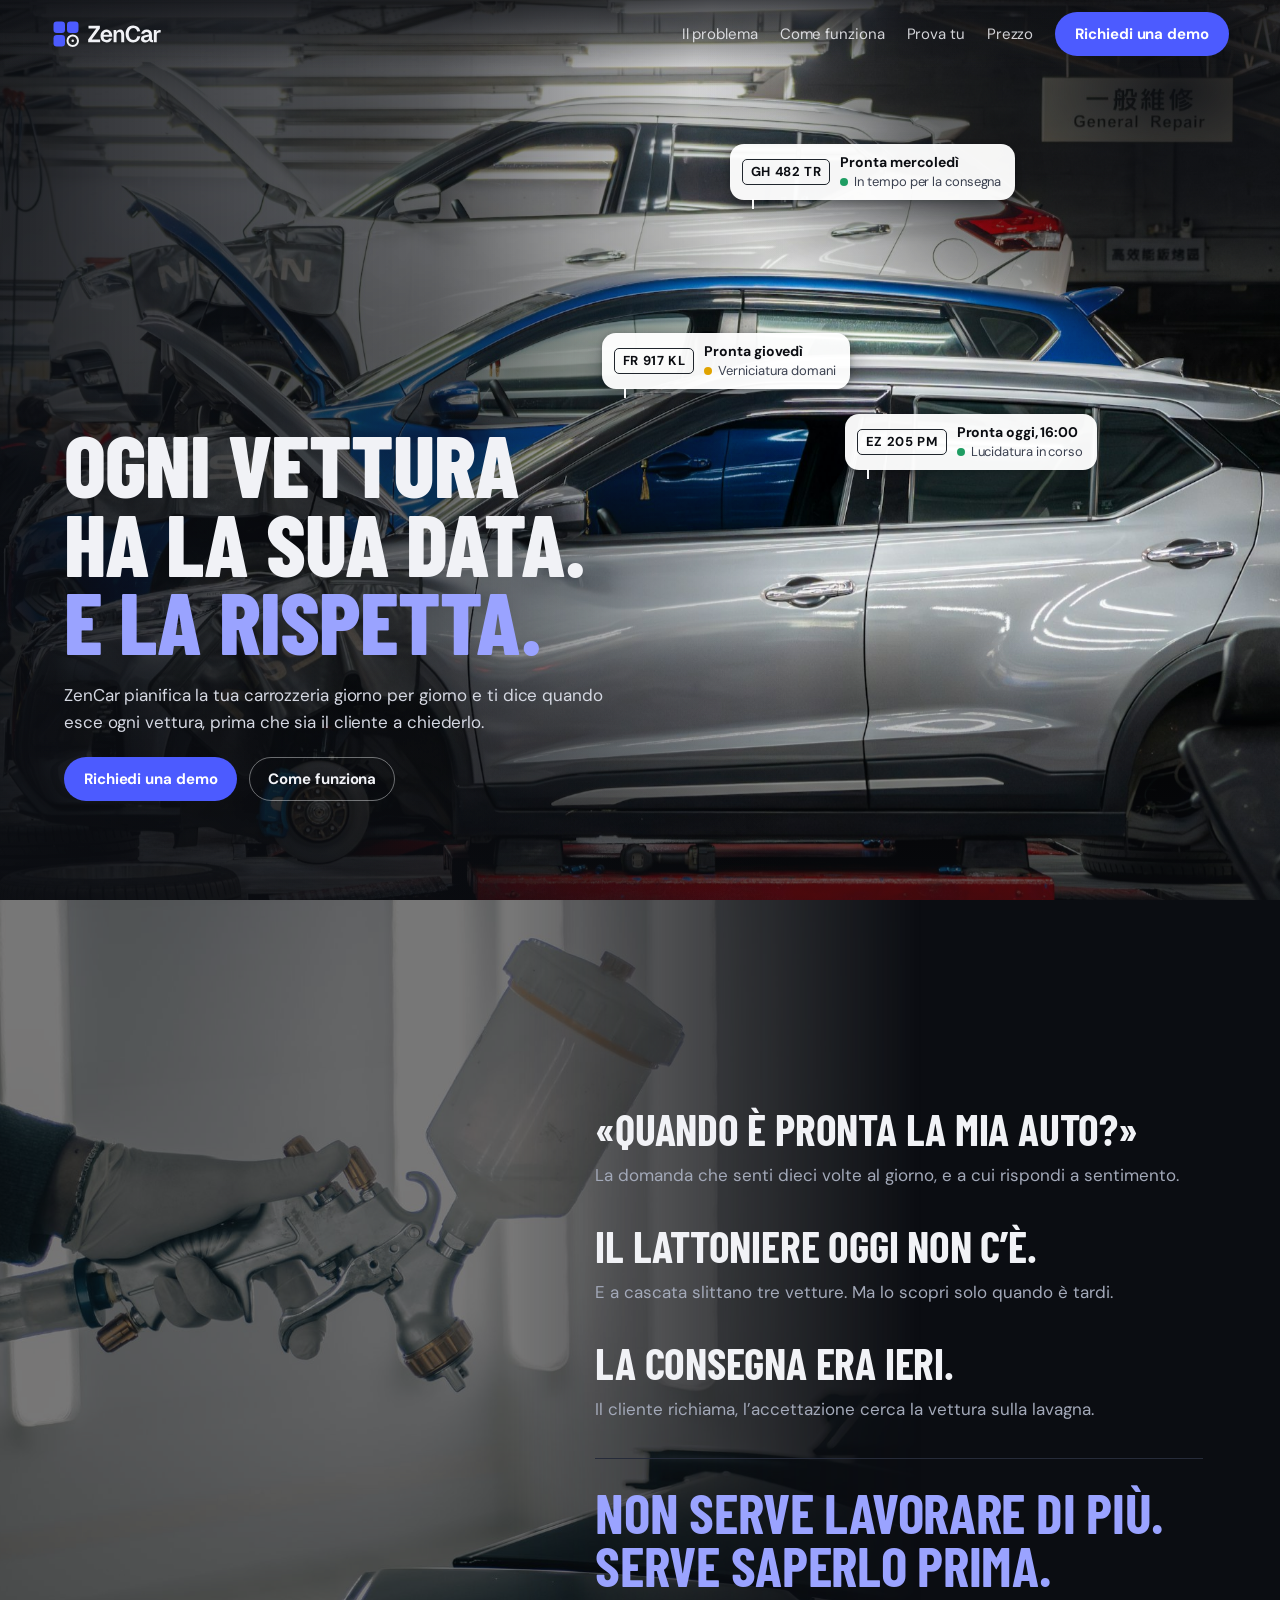
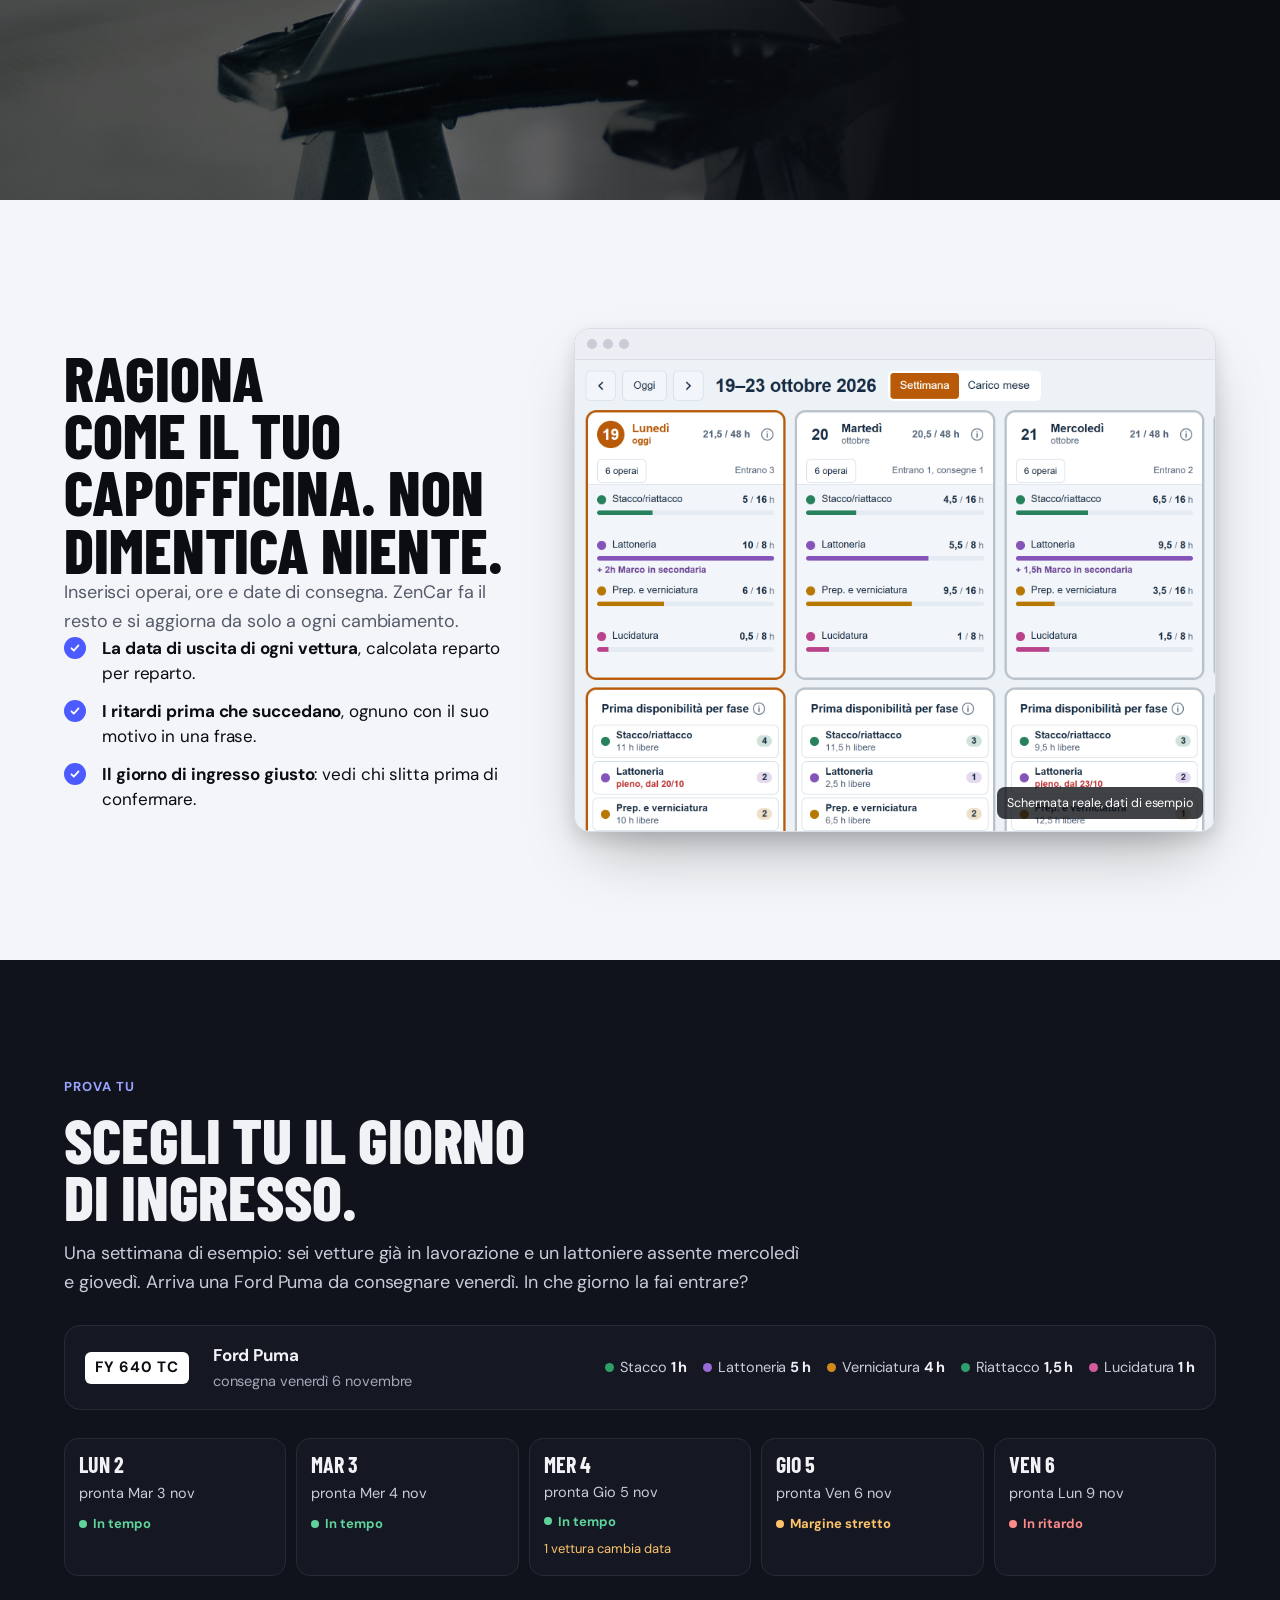
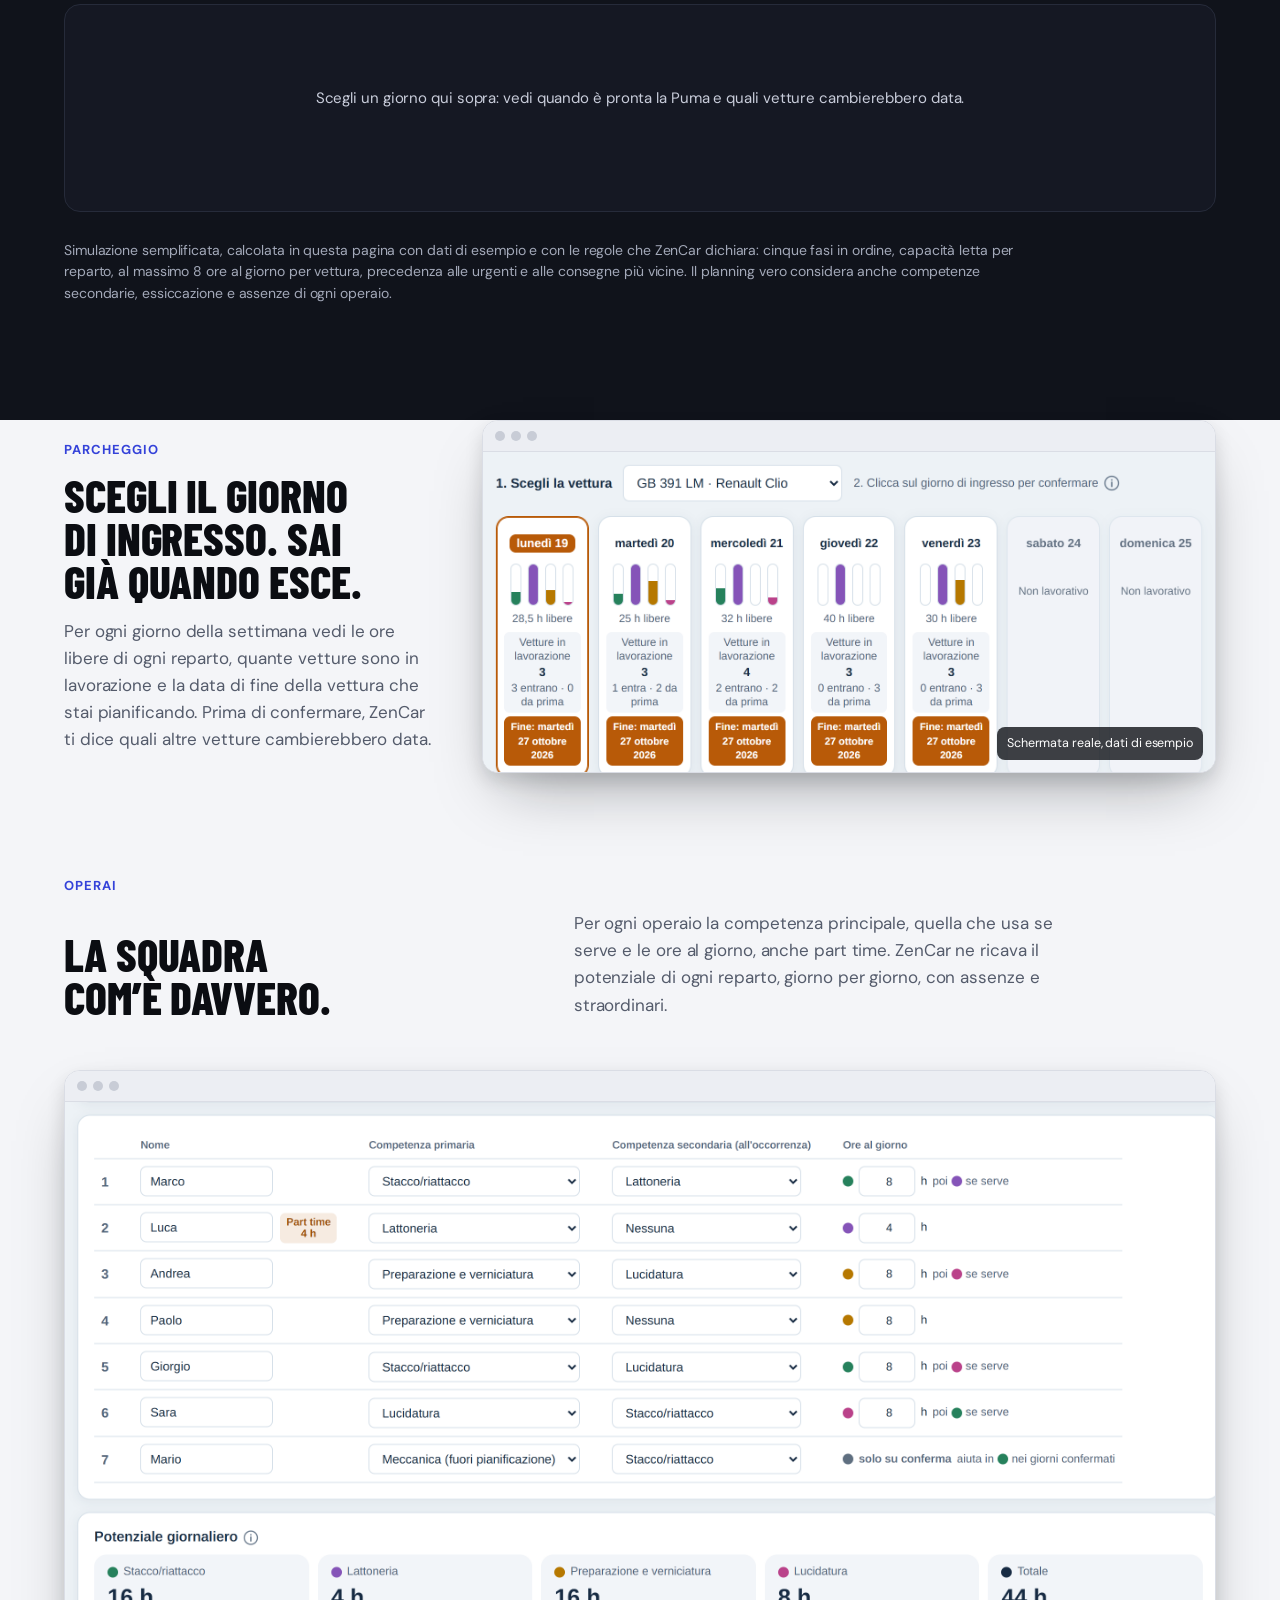
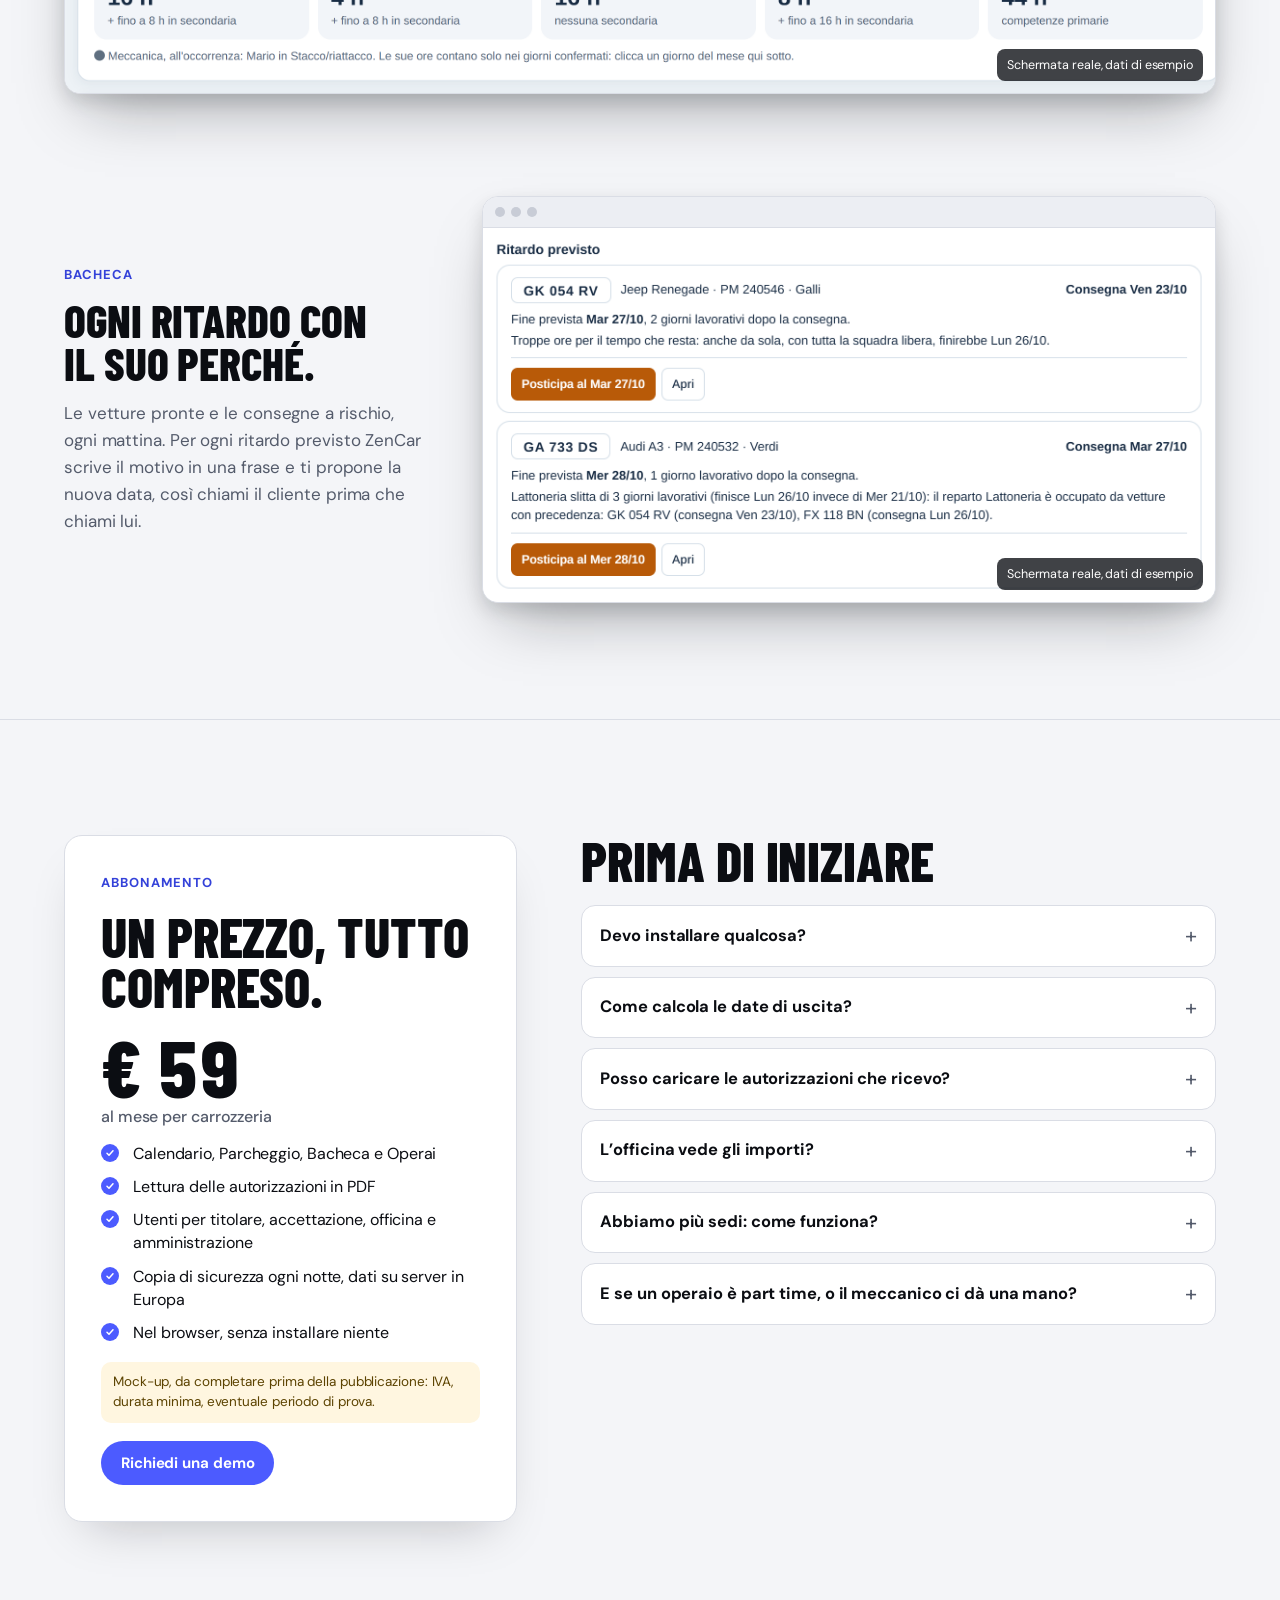
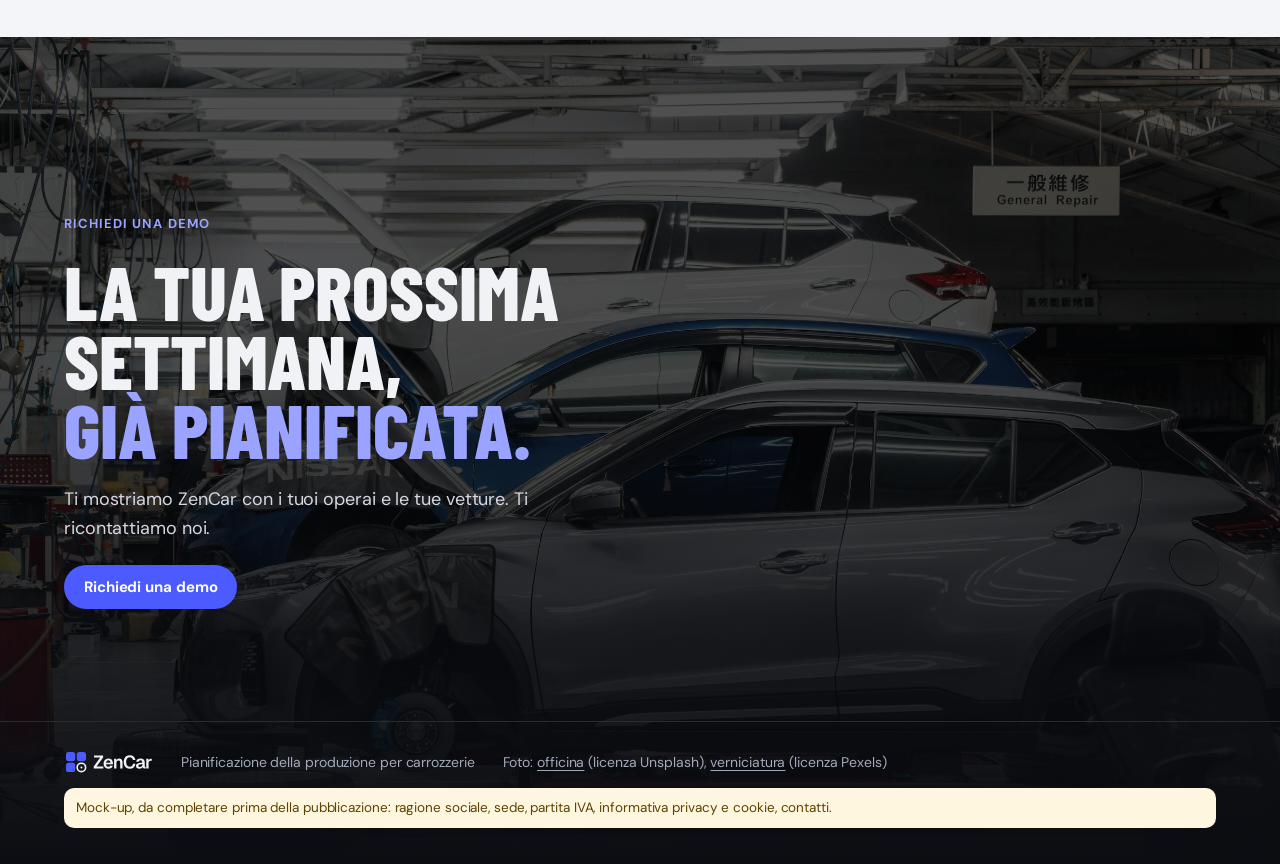
<file: nw_index.html>
<!doctype html>
<html lang="it">
<head>
<meta charset="utf-8">
<meta name="robots" content="noindex, nofollow">
<meta name="viewport" content="width=device-width, initial-scale=1, viewport-fit=cover">
<title>ZenCar · Ogni vettura ha la sua data</title>
<meta name="description" content="ZenCar pianifica la produzione della carrozzeria giorno per giorno e ti dice quando esce ogni vettura, prima che il cliente lo chieda.">
<link rel="icon" href="zencar.ico">
<link rel="preconnect" href="https://fonts.googleapis.com">
<link rel="preconnect" href="https://fonts.gstatic.com" crossorigin>
<link href="https://fonts.googleapis.com/css2?family=Barlow+Condensed:wght@600;700;800&family=DM+Sans:opsz,wght@9..40,400;9..40,500;9..40,700&display=swap" rel="stylesheet">
<link rel="stylesheet" href="nw/scrollcraft.css">
<style>
  /* identità del sito ZenCar (DESIGN.md, sezione sito): blu del marchio, Barlow Condensed + DM Sans */
  :root {
    --sc-canvas: #0B0D12; --sc-surface: #151823; --sc-ink: #F1F2F6; --sc-ink-soft: #A3A9B9;
    --sc-accent: #4C5BFF; --sc-accent-ink: #FFFFFF;
    --sc-font-display: "Barlow Condensed", "Arial Narrow", system-ui, sans-serif;
    --sc-font-text: "DM Sans", system-ui, sans-serif;
    --sc-shadow-color: 228 30% 4%;
    --zs-paper: #F4F5F8; --zs-ink: #0B0D12; --zs-muted: #545B6B; --zs-line: #DADDE5; --zs-brand-deep: #3442D9;
    --zs-ok: #2bb673; --zs-bad: #ff6b6b;
  }
  body { background: var(--sc-canvas); color: var(--sc-ink); font-family: var(--sc-font-text); }
  .zs-num { font-variant-numeric: tabular-nums; }
  #prova, #prezzo { scroll-margin-top: 68px; }

  /* barra: marchio e una sola azione */
  .zs-bar { position: fixed; inset: 0 0 auto 0; z-index: 60; display: flex; align-items: center; gap: 24px; height: 68px; padding: 0 clamp(16px, 4vw, 56px);
    color: var(--sc-ink); }
  .zs-bar::before { content: ""; position: absolute; inset: 0; background: linear-gradient(180deg, rgba(11,13,18,.72), rgba(11,13,18,0)); pointer-events: none; z-index: -1; }
  .zs-logo { display: inline-flex; color: inherit; }
  .zs-logo svg { height: 30px; width: auto; display: block; }
  .zs-bar nav { margin-left: auto; display: flex; align-items: center; gap: 22px; font-size: 15px; }
  .zs-bar nav a:not(.zs-cta) { color: var(--sc-ink); text-decoration: none; opacity: .86; }
  .zs-bar nav a:not(.zs-cta):hover { opacity: 1; }
  .zs-bar { transition: color .2s var(--sc-ease-out); }
  .zs-bar::before { transition: background .2s var(--sc-ease-out); }
  .zs-bar.chiara { color: var(--zs-ink); }
  .zs-bar.chiara::before { background: rgba(244,245,248,.94); box-shadow: 0 1px 0 var(--zs-line); }
  .zs-bar.chiara nav a:not(.zs-cta) { color: var(--zs-ink); }
  .zs-cta { display: inline-flex; align-items: center; height: 44px; padding: 0 20px; border-radius: 999px; background: var(--sc-accent); color: var(--sc-accent-ink);
    font-weight: 700; font-size: 15px; text-decoration: none; transition: background-color .16s var(--sc-ease-out), transform .12s var(--sc-ease-out); white-space: nowrap; }
  .zs-cta:hover { background: var(--zs-brand-deep); color: var(--sc-accent-ink); } .zs-cta:active { transform: translateY(1px); }
  .zs-ghost { display: inline-flex; align-items: center; height: 44px; padding: 0 18px; border-radius: 999px; border: 1px solid rgba(241,242,246,.42);
    color: var(--sc-ink); font-weight: 700; font-size: 15px; text-decoration: none; }
  .zs-ghost:hover { border-color: var(--sc-ink); }

  /* ---------- 1 · apertura: officina vera, ogni vettura con la sua data ---------- */
  .zs-hero { overflow: clip; }
  .zs-hero__photo { position: absolute; inset: -4% -4% -4% -4%; background: #0B0D12;
    transform: scale(calc(1.14 - .12 * var(--sc-p, 0))) translateY(calc(var(--sc-p, 0) * -2%)); transform-origin: 62% 55%; will-change: transform; }
  .zs-hero__photo img { width: 100%; height: 100%; object-fit: cover; object-position: 58% 62%; display: block; }
  .zs-hero__shade { position: absolute; inset: 0; pointer-events: none;
    background: radial-gradient(38% 34% at 92% 10%, rgba(11,13,18,.92) 0%, rgba(11,13,18,.55) 55%, rgba(11,13,18,0) 100%),
                linear-gradient(90deg, rgba(11,13,18,.88) 0%, rgba(11,13,18,.62) 34%, rgba(11,13,18,0) 62%),
                linear-gradient(0deg, rgba(11,13,18,.7) 0%, rgba(11,13,18,0) 30%); }
  /* le etichette: piano davanti alla foto, salgono un po' più in fretta, compaiono una alla volta */
  .zs-tags { position: absolute; inset: 0; pointer-events: none; transform: translateY(calc(var(--sc-p, 0) * -9vh)); }
  .zs-tag { position: absolute; left: var(--x); top: var(--y); display: grid; grid-template-columns: auto auto; gap: 2px 10px; align-items: center;
    padding: 10px 14px 10px 12px; border-radius: 14px; background: rgba(255,255,255,.96); color: var(--zs-ink); box-shadow: 0 10px 28px rgba(5,7,12,.38), 0 2px 6px rgba(5,7,12,.24);
    font-size: 13px; line-height: 1.25; transform-origin: 0 100%;
  }
  .zs-tag::after { content: ""; position: absolute; left: 22px; bottom: -9px; width: 2px; height: 10px; background: rgba(255,255,255,.96); }
  .zs-tag .p { grid-row: 1 / 3; display: inline-flex; align-items: center; height: 26px; padding: 0 8px; border: 1.5px solid #20262d; border-radius: 5px; font-weight: 700; letter-spacing: .05em; white-space: nowrap; }
  .zs-tag b { font-size: 14px; }
  .zs-tag span.s { display: inline-flex; align-items: center; gap: 6px; color: #3b4150; }
  .zs-tag span.s::before { content: ""; width: 8px; height: 8px; border-radius: 50%; background: var(--c, #1f9d63); }
  .zs-hero__copy { position: absolute; left: clamp(16px, 5vw, 80px); bottom: clamp(56px, 11vh, 120px); width: min(40rem, 88vw); display: grid; gap: 22px; }
  .zs-hero__copy h1 { margin: 0; font-family: var(--sc-font-display); font-weight: 800; text-transform: uppercase; font-size: clamp(3.2rem, 1.8rem + 4.6vw, 6.4rem);
    line-height: .9; letter-spacing: -0.01em; text-wrap: balance; }
  .zs-hero__copy h1 em { font-style: normal; color: #9aa3ff; }
  .zs-hero__copy p { margin: 0; font-size: clamp(17px, 1.3vw, 20px); line-height: 1.55; color: #d5d8e2; max-width: 34rem; }
  .zs-hero__acts { display: flex; gap: 12px; flex-wrap: wrap; }

  /* ---------- 2 · il problema: la giornata di chi pianifica a memoria ---------- */
  .zs-pain { position: relative; min-height: 100svh; display: grid; align-items: center; padding: clamp(5rem, 10vw, 8rem) clamp(16px, 6vw, 96px); background: #0B0D12; }
  /* la foto è specchiata: la pistola sta a sinistra, il testo a destra sul fondo scuro */
  .zs-pain__photo { position: absolute; inset: 0;
    -webkit-mask-image: linear-gradient(90deg, #000 0%, #000 40%, transparent 72%); mask-image: linear-gradient(90deg, #000 0%, #000 40%, transparent 72%); }
  .zs-pain__photo img { width: 100%; height: 100%; object-fit: cover; object-position: 70% 40%; display: block; transform: scaleX(-1); filter: saturate(.7) brightness(.5); }
  .zs-pain__lines { position: relative; justify-self: end; width: min(38rem, 100%); display: grid; gap: clamp(28px, 4vh, 44px); }
  .zs-pain__lines > * { margin: 0; }
  .zs-quote { font-family: var(--sc-font-display); font-weight: 700; text-transform: uppercase; font-size: clamp(1.9rem, 1.2rem + 1.9vw, 3rem); line-height: .95; letter-spacing: -0.005em; }
  .zs-quote.turn { padding-top: clamp(20px, 3vh, 32px); border-top: 1px solid #262b3a; font-size: clamp(2.3rem, 1.4rem + 2.6vw, 3.8rem); }
  .zs-quote small { display: block; margin-top: 14px; font-family: var(--sc-font-text); text-transform: none; font-weight: 400; font-size: 17px; line-height: 1.5; color: var(--sc-ink-soft); letter-spacing: 0; }
  .zs-quote.turn { color: #9aa3ff; }

  /* ---------- 3 · la svolta: dalla lavagna al planning ---------- */
  .zs-turn { background: var(--zs-paper); color: var(--zs-ink); padding-block: clamp(4.5rem, 10vw, 9rem); }
  .zs-turn .sc-wrap { display: grid; grid-template-columns: minmax(0, 5fr) minmax(0, 7fr); gap: clamp(24px, 4vw, 64px); align-items: center; }
  .zs-turn h2 { margin: 0; font-family: var(--sc-font-display); font-weight: 800; text-transform: uppercase; font-size: clamp(2.4rem, 1.5rem + 3vw, 4.4rem); line-height: .92; text-wrap: balance; }
  .zs-turn p { margin: 0; font-size: 18px; line-height: 1.6; color: var(--zs-muted); max-width: 34rem; }
  .zs-turn ul { margin: 0; padding: 0; list-style: none; display: grid; gap: 14px; }
  .zs-turn li { display: grid; grid-template-columns: 26px 1fr; gap: 12px; font-size: 17px; line-height: 1.45; }
  .zs-turn li::before { content: ""; width: 22px; height: 22px; margin-top: 1px; border-radius: 50%; background: var(--sc-accent)
    url("data:image/svg+xml,%3Csvg xmlns='http://www.w3.org/2000/svg' viewBox='0 0 24 24'%3E%3Cpath d='M6 12.5l4 4 8-9' fill='none' stroke='white' stroke-width='3' stroke-linecap='round' stroke-linejoin='round'/%3E%3C/svg%3E") center/14px no-repeat; }
  .zs-turn li b { color: var(--zs-ink); }
  .zs-shot { position: relative; margin: 0; border-radius: 16px; overflow: hidden; background: #fff; box-shadow: 0 30px 60px -20px rgba(11,13,18,.35), 0 8px 18px rgba(11,13,18,.12); border: 1px solid var(--zs-line); }
  .zs-shot__bar { display: flex; gap: 6px; padding: 10px 12px; background: #ECEEF3; border-bottom: 1px solid var(--zs-line); }
  .zs-shot__bar i { width: 10px; height: 10px; border-radius: 50%; background: #c8ccd6; }
  .zs-shot img { width: 100%; height: auto; display: block; }
  .zs-shot figcaption { position: absolute; right: 12px; bottom: 12px; padding: 6px 10px; border-radius: 8px; background: rgba(11,13,18,.78); color: #fff; font-size: 12.5px; }
  .zs-shot__crop { aspect-ratio: var(--ar); overflow: hidden; }
  .zs-shot__crop img { width: 100%; height: 100%; object-fit: cover; object-position: left top; }

  /* ---------- 4 · le altre schede: schermate ferme, una per riga ---------- */
  .zs-tabs { background: var(--zs-paper); color: var(--zs-ink); padding-block: 0 clamp(4.5rem, 9vw, 8rem); }
  .zs-tabs .sc-wrap { display: grid; gap: clamp(56px, 8vw, 104px); }
  .zs-tab { display: grid; grid-template-columns: minmax(0, 4fr) minmax(0, 8fr); gap: clamp(24px, 4vw, 64px); align-items: center; }
  .zs-tab:nth-child(even) { grid-template-columns: minmax(0, 8fr) minmax(0, 4fr); }
  .zs-tab:nth-child(even) .zs-tab__text { order: 2; }
  .zs-tab__text { display: grid; gap: 14px; }
  /* la schermata Operai è larga: testo sopra, schermata a tutta larghezza */
  .zs-tab.largo { grid-template-columns: minmax(0, 1fr); }
  .zs-tab.largo .zs-tab__text { order: 0; grid-template-columns: minmax(0, 5fr) minmax(0, 7fr); column-gap: clamp(24px, 4vw, 64px); align-items: end; }
  .zs-tab.largo .zs-tab__text .k { grid-column: 1 / -1; }
  .zs-tab__text .k { font-size: 13px; font-weight: 700; letter-spacing: .08em; text-transform: uppercase; color: var(--zs-brand-deep); }
  .zs-tab h3 { margin: 0; font-family: var(--sc-font-display); font-weight: 800; text-transform: uppercase; font-size: clamp(2rem, 1.4rem + 1.8vw, 3.1rem); line-height: .95; text-wrap: balance; }
  .zs-tab p { margin: 0; font-size: 17px; line-height: 1.6; color: var(--zs-muted); max-width: 30rem; }

  /* ---------- modulo di richiesta demo (mock-up: non invia nulla) ---------- */
  .zs-modal { width: min(36rem, calc(100vw - 32px)); max-height: calc(100dvh - 32px); padding: 0; border: 0; border-radius: 18px; background: #fff; color: var(--zs-ink);
    box-shadow: 0 40px 80px -20px rgba(5,7,12,.55); }
  .zs-modal::backdrop { background: rgba(11,13,18,.62); }
  .zs-modal form { display: grid; gap: 16px; padding: clamp(22px, 4vw, 36px); }
  .zs-modal__head { display: flex; align-items: start; justify-content: space-between; gap: 16px; }
  .zs-modal h2 { margin: 0; font-family: var(--sc-font-display); font-weight: 800; text-transform: uppercase; font-size: 2.2rem; line-height: .95; }
  .zs-modal__lead { margin: 0; font-size: 16px; line-height: 1.55; color: var(--zs-muted); }
  .zs-x { flex: none; width: 40px; height: 40px; border: 0; border-radius: 50%; background: #EEF0F4; color: var(--zs-ink); font-size: 22px; line-height: 1; cursor: pointer; }
  .zs-x:hover { background: #E2E5EC; }
  .zs-row { display: grid; grid-template-columns: 1fr 1fr; gap: 14px; align-items: start; }
  .zs-f { display: grid; gap: 6px; font-size: 14px; font-weight: 500; }
  .zs-f input, .zs-f select, .zs-f textarea { font: inherit; font-size: 16px; font-weight: 400; min-height: 44px; padding: 10px 12px; border: 1px solid #C9CEDA; border-radius: 10px;
    background: #fff; color: var(--zs-ink); }
  .zs-f textarea { min-height: 88px; resize: vertical; }
  .zs-f :focus-visible, .zs-x:focus-visible, .zs-consent input:focus-visible { outline: 3px solid rgba(76,91,255,.45); outline-offset: 1px; border-color: var(--sc-accent); }
  .zs-f [aria-invalid="true"] { border-color: #c0392b; }
  .zs-f .err { color: #b3261e; font-size: 13px; font-weight: 400; }
  .zs-f .err:empty { display: none; }
  .zs-consent { display: grid; grid-template-columns: 22px 1fr; gap: 10px; font-size: 14px; line-height: 1.45; color: var(--zs-muted); }
  .zs-consent input { width: 20px; height: 20px; margin: 1px 0 0; accent-color: var(--sc-accent); }
  .zs-hp { position: absolute; left: -9999px; width: 1px; height: 1px; overflow: hidden; }
  .zs-modal .zs-cta { justify-self: start; border: 0; cursor: pointer; font-family: inherit; }
  .zs-note { margin: 0; padding: 12px 14px; border-radius: 10px; background: #FFF6E0; color: #5c4300; font-size: 14px; line-height: 1.5; }
  .zs-note:empty { display: none; }

  .zs-k { font-size: 13px; font-weight: 700; letter-spacing: .08em; text-transform: uppercase; color: var(--zs-brand-deep); }
  .zs-todo { display: block; padding: 10px 12px; border-radius: 10px; background: #FFF6E0; color: #5c4300; font-size: 13.5px; line-height: 1.5; }

  /* ---------- 4 · prova tu: il visitatore sceglie il giorno di ingresso ---------- */
  .zs-try { --c-sr: #2f9e6b; --c-lat: #9a6ad6; --c-pv: #d08a1c; --c-luc: #d35a9c;
    background: #10131B; color: var(--sc-ink); padding-block: clamp(4.5rem, 9vw, 8rem); }
  .zs-try .sc-wrap { display: grid; gap: 28px; }
  .zs-try .zs-k { color: #9aa3ff; }
  .zs-try__head { display: grid; gap: 14px; max-width: 46rem; }
  .zs-try h2 { margin: 0; font-family: var(--sc-font-display); font-weight: 800; text-transform: uppercase; font-size: clamp(2.4rem, 1.5rem + 3vw, 4.4rem); line-height: .92; text-wrap: balance; }
  .zs-try__head p { margin: 0; font-size: 18px; line-height: 1.6; color: #c9cddb; }
  .zs-panel { border: 1px solid #262b3a; border-radius: 16px; background: var(--sc-surface); }
  .zs-car { display: flex; flex-wrap: wrap; align-items: center; gap: 14px 24px; padding: 16px 20px; }
  .zs-plate { display: inline-flex; align-items: center; height: 32px; padding: 0 10px; border-radius: 6px; background: #fff; color: #0B0D12; font-weight: 700; letter-spacing: .05em; white-space: nowrap; font-size: 15px; }
  .zs-car__name { font-weight: 700; font-size: 17px; }
  .zs-car__name span { display: block; font-weight: 400; font-size: 14.5px; color: var(--sc-ink-soft); }
  .zs-car__ore { display: flex; flex-wrap: wrap; gap: 8px 16px; margin-left: auto; font-size: 14.5px; color: #c9cddb; }
  .zs-car__ore b { color: var(--sc-ink); }
  .zs-dot { display: inline-block; width: 9px; height: 9px; margin-right: 6px; border-radius: 50%; background: var(--c); }
  .zs-days { display: grid; grid-template-columns: repeat(5, minmax(0, 1fr)); gap: 10px; }
  .zs-day { display: grid; gap: 6px; justify-items: start; min-height: 44px; padding: 14px 14px 16px; border: 1px solid #262b3a; border-radius: 14px; background: var(--sc-surface);
    color: var(--sc-ink); font: inherit; text-align: left; cursor: pointer; transition: border-color .16s var(--sc-ease-out), background-color .16s var(--sc-ease-out); }
  .zs-day:hover { border-color: #4a5170; }
  .zs-day:focus-visible { outline: 3px solid rgba(154,163,255,.6); outline-offset: 2px; }
  .zs-day[aria-pressed="true"] { border-color: var(--sc-accent); background: #1b2040; box-shadow: inset 0 0 0 1px var(--sc-accent); }
  .zs-day .g { font-family: var(--sc-font-display); font-weight: 700; text-transform: uppercase; font-size: 22px; line-height: 1; }
  .zs-day .f { font-size: 14.5px; color: #c9cddb; }
  .zs-day .x { font-size: 13px; color: #ffc46b; min-height: 1.2em; }
  .zs-st { display: inline-flex; align-items: center; gap: 6px; font-size: 13px; font-weight: 700; }
  .zs-st::before { content: ""; width: 8px; height: 8px; border-radius: 50%; background: currentColor; }
  .zs-st.ok { color: #5fd39b; } .zs-st.warn { color: #ffc46b; } .zs-st.bad { color: #ff8a8a; }
  .zs-out { display: grid; grid-template-columns: minmax(0, 4fr) minmax(0, 8fr); gap: 0; min-height: 13rem; }
  .zs-out > * { padding: 22px 24px; }
  .zs-out > * + * { border-left: 1px solid #262b3a; }
  .zs-out__vuoto { grid-column: 1 / -1; display: grid; place-items: center; color: var(--sc-ink-soft); font-size: 16px; text-align: center; }
  .zs-out .lbl { display: block; margin-bottom: 8px; font-size: 13px; color: var(--sc-ink-soft); }
  .zs-out .fine { display: block; margin-bottom: 10px; font-family: var(--sc-font-display); font-weight: 800; text-transform: uppercase; font-size: clamp(1.9rem, 1.3rem + 1.6vw, 2.8rem); line-height: .95; }
  .zs-out ul { margin: 0 0 18px; padding: 0; list-style: none; display: grid; gap: 10px; }
  .zs-out li { display: flex; flex-wrap: wrap; align-items: center; gap: 6px 12px; font-size: 15px; }
  .zs-out li .zs-plate { height: 26px; font-size: 13px; }
  .zs-out p { margin: 0 0 18px; font-size: 15px; color: #c9cddb; line-height: 1.5; }
  .zs-line { display: grid; grid-template-columns: minmax(7.5rem, auto) repeat(6, minmax(0, 1fr)); gap: 4px; font-size: 13px; }
  .zs-line .gh { color: var(--sc-ink-soft); text-align: center; padding-bottom: 2px; }
  .zs-line .gh.cons { color: #ffc46b; font-weight: 700; }
  .zs-line .rn { display: flex; align-items: center; color: #c9cddb; white-space: nowrap; }
  .zs-line .cell { height: 28px; border-radius: 6px; background: #1b1f2c; display: grid; place-items: center; color: #0B0D12; font-weight: 700; }
  .zs-line .cell.on { background: var(--c); }
  .zs-try__note { margin: 0; font-size: 14px; line-height: 1.55; color: var(--sc-ink-soft); max-width: 60rem; }

  /* ---------- 6 · abbonamento e domande ---------- */
  .zs-price { background: var(--zs-paper); color: var(--zs-ink); padding-block: clamp(4.5rem, 9vw, 8rem); border-top: 1px solid var(--zs-line); }
  .zs-price .sc-wrap { display: grid; grid-template-columns: minmax(0, 5fr) minmax(0, 7fr); gap: clamp(28px, 5vw, 72px); align-items: start; }
  .zs-price h2 { margin: 0; font-family: var(--sc-font-display); font-weight: 800; text-transform: uppercase; font-size: clamp(2.2rem, 1.5rem + 2.4vw, 3.6rem); line-height: .92; }
  .zs-card { display: grid; gap: 18px; padding: clamp(24px, 3vw, 36px); border-radius: 18px; background: #fff; border: 1px solid var(--zs-line); box-shadow: 0 24px 48px -24px rgba(11,13,18,.25); }
  .zs-euro { font-family: var(--sc-font-display); font-weight: 800; font-size: clamp(3.6rem, 2.6rem + 3vw, 5.2rem); line-height: .9; }
  .zs-euro small { display: block; margin-top: 8px; font-family: var(--sc-font-text); font-weight: 500; font-size: 16px; color: var(--zs-muted); }
  .zs-card ul { margin: 0; padding: 0; list-style: none; display: grid; gap: 10px; }
  .zs-card li { display: grid; grid-template-columns: 22px 1fr; gap: 10px; font-size: 16px; line-height: 1.45; }
  .zs-card li::before { content: ""; width: 18px; height: 18px; margin-top: 2px; border-radius: 50%; background: var(--sc-accent)
    url("data:image/svg+xml,%3Csvg xmlns='http://www.w3.org/2000/svg' viewBox='0 0 24 24'%3E%3Cpath d='M6 12.5l4 4 8-9' fill='none' stroke='white' stroke-width='3' stroke-linecap='round' stroke-linejoin='round'/%3E%3C/svg%3E") center/12px no-repeat; }
  .zs-card .zs-cta { justify-self: start; }
  .zs-faq { display: grid; gap: 10px; }
  .zs-faq h2 { margin-bottom: 10px; }
  .zs-faq details { border: 1px solid var(--zs-line); border-radius: 14px; background: #fff; }
  .zs-faq summary { display: flex; justify-content: space-between; align-items: center; gap: 16px; min-height: 52px; padding: 12px 18px; font-weight: 700; font-size: 16.5px; cursor: pointer; list-style: none; }
  .zs-faq summary::-webkit-details-marker { display: none; }
  .zs-faq summary::after { content: "+"; flex: none; font-size: 22px; font-weight: 400; color: var(--zs-muted); }
  .zs-faq details[open] summary::after { content: "–"; }
  .zs-faq summary:focus-visible { outline: 3px solid rgba(76,91,255,.45); outline-offset: 2px; border-radius: 14px; }
  .zs-faq details p { margin: 0; padding: 0 18px 16px; font-size: 16px; line-height: 1.6; color: var(--zs-muted); }

  /* ---------- 7 · chiusura: di nuovo l'officina, una sola azione ---------- */
  .zs-close { position: relative; overflow: clip; padding-block: clamp(6rem, 14vw, 11rem) 0; background: #0B0D12; }
  .zs-close__photo { position: absolute; inset: 0; }
  .zs-close__photo img { width: 100%; height: 100%; object-fit: cover; object-position: 58% 62%; filter: saturate(.6) brightness(.38); }
  .zs-close__photo::after { content: ""; position: absolute; inset: 0; background: linear-gradient(0deg, #0B0D12 0%, rgba(11,13,18,.2) 60%); }
  .zs-close .sc-wrap { position: relative; display: grid; gap: 22px; }
  .zs-close h2 { margin: 0; max-width: 16ch; font-family: var(--sc-font-display); font-weight: 800; text-transform: uppercase; font-size: clamp(2.8rem, 1.6rem + 4vw, 5.6rem); line-height: .9; text-wrap: balance; }
  .zs-close h2 em { font-style: normal; color: #9aa3ff; }
  .zs-close p { margin: 0; max-width: 36rem; font-size: 18px; line-height: 1.6; color: #d5d8e2; }
  .zs-foot { position: relative; margin-top: clamp(4rem, 9vw, 7rem); border-top: 1px solid #262b3a; }
  .zs-foot .sc-wrap { display: flex; flex-wrap: wrap; align-items: center; gap: 14px 28px; padding-block: 28px 36px; font-size: 14px; color: var(--sc-ink-soft); }
  .zs-foot svg { height: 24px; width: auto; color: var(--sc-ink); }
  .zs-foot a { color: inherit; }
  .zs-foot .zs-todo { flex-basis: 100%; }

  @media (max-width: 860px) {
    .zs-bar nav a:not(.zs-cta) { display: none; }
    .zs-hero__photo img { object-position: 64% 60%; }
    .zs-hero__shade { background: linear-gradient(0deg, rgba(11,13,18,.92) 0%, rgba(11,13,18,.6) 44%, rgba(11,13,18,.05) 72%); }
    .zs-tag { font-size: 12px; padding: 8px 10px; white-space: nowrap; } .zs-tag b { font-size: 13px; } .zs-tag span.s { display: none; } .zs-tag .p { grid-row: auto; }
    .zs-tag.t1 { --x: 34% !important; } .zs-tag.t2 { --x: 22% !important; }
    .zs-tag.t3 { display: none; }
    .zs-hero__copy { bottom: 40px; gap: 16px; }
    .zs-pain { padding: 46vh 16px 64px; align-items: start; }
    .zs-pain__photo { inset: 0 0 auto 0; height: 58vh; -webkit-mask-image: linear-gradient(180deg, #000 0%, #000 55%, transparent 100%); mask-image: linear-gradient(180deg, #000 0%, #000 55%, transparent 100%); }
    .zs-pain__lines { justify-self: stretch; }
    .zs-turn .sc-wrap { grid-template-columns: minmax(0, 1fr); }
    .zs-tab, .zs-tab:nth-child(even) { grid-template-columns: minmax(0, 1fr); }
    .zs-tab:nth-child(even) .zs-tab__text, .zs-tab.largo .zs-tab__text { order: 0; grid-template-columns: minmax(0, 1fr); }
    .zs-row { grid-template-columns: minmax(0, 1fr); }
    .zs-pain__photo img { filter: saturate(.7) brightness(.68); }
    .zs-shot figcaption { position: static; border-radius: 0; text-align: right; }
    .zs-car__ore { margin-left: 0; }
    .zs-days { grid-template-columns: minmax(0, 1fr); gap: 8px; }
    .zs-day { grid-template-columns: 5.5rem 1fr auto; align-items: center; gap: 4px 10px; padding: 12px 14px; }
    .zs-day .x { grid-column: 2 / -1; min-height: 0; }
    .zs-day .x:empty { display: none; }
    .zs-out { grid-template-columns: minmax(0, 1fr); }
    .zs-out > * + * { border-left: 0; border-top: 1px solid #262b3a; }
    .zs-out > * { padding: 18px 16px; }
    .zs-line { grid-template-columns: minmax(5.8rem, auto) repeat(6, minmax(0, 1fr)); font-size: 12px; }
    .zs-price .sc-wrap { grid-template-columns: minmax(0, 1fr); }
  }
  @media (prefers-reduced-motion: reduce) {
    .zs-hero__photo, .zs-tags { transform: none; }
    .zs-tag { opacity: 1; transform: none; }
  }
</style>
</head>
<body>
<svg width="0" height="0" style="position:absolute" aria-hidden="true"><symbol id="zc-logo" viewBox="0 0 407 110">
    <g transform="scale(0.9166666666666666)"><rect x="10" y="10" width="46" height="46" rx="13" fill="#4C5BFF"/><rect x="64" y="10" width="46" height="46" rx="13" fill="#4C5BFF"/><rect x="10" y="64" width="46" height="46" rx="13" fill="#4C5BFF"/><circle cx="87" cy="87" r="21" fill="none" stroke="currentColor" stroke-width="8"/><circle cx="87" cy="87" r="5" fill="currentColor"/></g>
    <path d="M136.268 84.82V75.41199999999999L165.92000000000002 34.67199999999999H137.528V25.179999999999993H179.192V34.58799999999999L149.288 75.32799999999999H180.2V84.82Z M203.552 85.82799999999999Q196.832 85.82799999999999 191.876 82.92999999999999Q186.92000000000002 80.032 184.23200000000003 74.74Q181.544 69.448 181.544 62.391999999999996Q181.544 55.33599999999999 184.23200000000003 50.04399999999999Q186.92000000000002 44.75199999999999 191.834 41.853999999999985Q196.748 38.95599999999999 203.3 38.95599999999999Q209.684 38.95599999999999 214.47199999999998 41.81199999999999Q219.26 44.66799999999999 221.906 50.04399999999999Q224.55200000000002 55.41999999999999 224.55200000000002 62.97999999999999V65.416H192.716Q192.968 71.29599999999999 195.90800000000002 74.27799999999999Q198.848 77.25999999999999 203.636 77.25999999999999Q210.94400000000002 77.25999999999999 212.96 71.044L223.964 71.716Q222.116 78.26799999999999 216.698 82.04799999999999Q211.28 85.82799999999999 203.552 85.82799999999999ZM192.716 58.19199999999999H213.464Q213.044 52.73199999999999 210.31400000000002 50.08599999999999Q207.584 47.43999999999999 203.3 47.43999999999999Q198.93200000000002 47.43999999999999 196.16000000000003 50.21199999999999Q193.388 52.983999999999995 192.716 58.19199999999999Z M229.59199999999998 84.82V39.96399999999999H239.33599999999998L239.588 47.60799999999999Q241.43599999999998 42.98799999999999 245.00599999999997 40.971999999999994Q248.576 38.95599999999999 253.028 38.95599999999999Q260.42 38.95599999999999 264.368 43.70199999999999Q268.316 48.44799999999999 268.316 56.007999999999996V84.82H257.56399999999996V59.45199999999999Q257.56399999999996 53.739999999999995 255.84199999999998 50.715999999999994Q254.12 47.69199999999999 249.75199999999998 47.69199999999999Q245.384 47.69199999999999 242.86399999999998 50.715999999999994Q240.344 53.739999999999995 240.344 59.45199999999999V84.82Z M301.24399999999997 86.16399999999999Q293.096 86.16399999999999 286.88 82.42599999999999Q280.664 78.68799999999999 277.13599999999997 71.75799999999998Q273.608 64.82799999999999 273.608 55.08399999999999Q273.608 45.50799999999999 277.052 38.493999999999986Q280.496 31.47999999999999 286.712 27.65799999999999Q292.928 23.83599999999999 301.328 23.83599999999999Q312.75199999999995 23.83599999999999 319.05199999999996 29.50599999999999Q325.352 35.17599999999999 327.284 45.33999999999999L315.86 45.92799999999999Q314.768 40.04799999999999 311.15599999999995 36.68799999999999Q307.544 33.32799999999999 301.328 33.32799999999999Q293.768 33.32799999999999 289.316 39.20799999999999Q284.864 45.087999999999994 284.864 55.08399999999999Q284.864 65.16399999999999 289.35799999999995 70.91799999999999Q293.852 76.672 301.24399999999997 76.672Q307.88 76.672 311.534 73.018Q315.188 69.36399999999999 316.19599999999997 62.97999999999999L327.62 63.56799999999999Q325.856 74.068 319.178 80.11599999999999Q312.5 86.16399999999999 301.24399999999997 86.16399999999999Z M345.51199999999994 85.82799999999999Q338.45599999999996 85.82799999999999 334.17199999999997 82.636Q329.888 79.44399999999999 329.888 73.564Q329.888 67.768 333.5 64.49199999999999Q337.11199999999997 61.215999999999994 344.50399999999996 59.788L359.37199999999996 56.84799999999999Q359.37199999999996 47.27199999999999 350.71999999999997 47.27199999999999Q346.856 47.27199999999999 344.58799999999997 49.07799999999999Q342.32 50.88399999999999 341.56399999999996 54.24399999999999L330.64399999999995 53.739999999999995Q331.98799999999994 46.68399999999999 337.19599999999997 42.81999999999999Q342.404 38.95599999999999 350.71999999999997 38.95599999999999Q360.296 38.95599999999999 365.21 43.78599999999999Q370.12399999999997 48.61599999999999 370.12399999999997 57.60399999999999V73.89999999999999Q370.12399999999997 75.66399999999999 370.75399999999996 76.33599999999998Q371.38399999999996 77.008 372.64399999999995 77.008H374.07199999999995V84.82Q372.64399999999995 85.15599999999999 370.12399999999997 85.15599999999999Q366.51199999999994 85.15599999999999 363.99199999999996 83.64399999999999Q361.472 82.13199999999999 360.79999999999995 78.01599999999999V77.93199999999999Q359.11999999999995 81.46 355.04599999999994 83.64399999999999Q350.972 85.82799999999999 345.51199999999994 85.82799999999999ZM347.69599999999997 78.01599999999999Q353.07199999999995 78.01599999999999 356.222 74.90799999999999Q359.37199999999996 71.8 359.37199999999996 66.67599999999999V64.15599999999999L347.78 66.508Q344.16799999999995 67.264 342.6139999999999 68.734Q341.05999999999995 70.204 341.05999999999995 72.556Q341.05999999999995 78.01599999999999 347.69599999999997 78.01599999999999Z M377.01199999999994 84.82V39.96399999999999H387.0919999999999L387.34399999999994 48.69999999999999Q388.68799999999993 44.16399999999999 391.2919999999999 42.06399999999999Q393.89599999999996 39.96399999999999 398.09599999999995 39.96399999999999H402.21199999999993V49.20399999999999H398.01199999999994Q392.8879999999999 49.20399999999999 390.3259999999999 51.513999999999996Q387.76399999999995 53.82399999999999 387.76399999999995 58.94799999999999V84.82Z" fill="currentColor"/>
  </symbol></svg>

<header class="zs-bar">
  <a class="zs-logo" href="#top" aria-label="ZenCar, torna all’inizio"><svg viewBox="0 0 407 110" aria-hidden="true"><use href="#zc-logo"/></svg></a>
  <nav aria-label="Principale">
    <a href="#problema">Il problema</a>
    <a href="#svolta">Come funziona</a>
    <a href="#prova">Prova tu</a>
    <a href="#prezzo">Prezzo</a>
    <a class="zs-cta" href="#demo">Richiedi una demo</a>
  </nav>
</header>

<main id="top">

  <!-- 1 · APERTURA: tre piani (foto che si avvicina, etichette con la data appese alle vetture, promessa) -->
  <section data-sc-act="pin" data-sc-span="1" class="zs-hero-act" aria-labelledby="t-hero">
    <div data-sc-stage class="zs-hero">
      <div class="zs-hero__photo" aria-hidden="true"><img src="nw/assets/officina.jpg" width="2400" height="1600" alt=""></div>
      <div class="zs-hero__shade" aria-hidden="true"></div>
      <div class="zs-tags" aria-hidden="true">
        <div class="zs-tag t1" style="--x:57%;--y:16%;--t:.04"><span class="p">GH 482 TR</span><b>Pronta mercoledì</b><span class="s">In tempo per la consegna</span></div>
        <div class="zs-tag t2" style="--x:47%;--y:37%;--t:.14;--c:#e0a300"><span class="p">FR 917 KL</span><b>Pronta giovedì</b><span class="s">Verniciatura domani</span></div>
        <div class="zs-tag t3" style="--x:66%;--y:46%;--t:.24"><span class="p">EZ 205 PM</span><b>Pronta oggi, 16:00</b><span class="s">Lucidatura in corso</span></div>
      </div>
      <div class="zs-hero__copy">
        <h1 id="t-hero">Ogni vettura ha la sua data. <em>E la rispetta.</em></h1>
        <p>ZenCar pianifica la tua carrozzeria giorno per giorno e ti dice quando esce ogni vettura, prima che sia il cliente a chiederlo.</p>
        <div class="zs-hero__acts"><a class="zs-cta" href="#demo">Richiedi una demo</a><a class="zs-ghost" href="#svolta">Come funziona</a></div>
      </div>
    </div>
  </section>

  <!-- 2 · IL PROBLEMA: le frasi di ogni giorno, una alla volta; la foto resta da una parte -->
  <section id="problema" aria-label="Il problema">
    <div class="zs-pain">
      <div class="zs-pain__photo" aria-hidden="true"><img src="nw/assets/verniciatura.jpg" width="2000" height="1333" alt=""></div>
      <div class="zs-pain__lines">
        <p class="zs-quote">«Quando è pronta la mia auto?»<small>La domanda che senti dieci volte al giorno, e a cui rispondi a sentimento.</small></p>
        <p class="zs-quote">Il lattoniere oggi non c’è.<small>E a cascata slittano tre vetture. Ma lo scopri solo quando è tardi.</small></p>
        <p class="zs-quote">La consegna era ieri.<small>Il cliente richiama, l’accettazione cerca la vettura sulla lavagna.</small></p>
        <h2 class="zs-quote turn">Non serve lavorare di più. Serve saperlo prima.</h2>
      </div>
    </div>
  </section>

  <!-- 3 · LA SVOLTA: la lavagna diventa planning (tendina), con le tre cose che cambiano -->
  <section id="svolta" class="sc-section zs-turn" data-sc-act="flow" aria-labelledby="t-svolta">
    <div class="sc-wrap">
      <div class="sc-stack">
        <h2 id="t-svolta">Ragiona come il tuo capofficina. Non dimentica niente.</h2>
        <p>Inserisci operai, ore e date di consegna. ZenCar fa il resto e si aggiorna da solo a ogni cambiamento.</p>
        <ul>
          <li><span><b>La data di uscita di ogni vettura</b>, calcolata reparto per reparto.</span></li>
          <li><span><b>I ritardi prima che succedano</b>, ognuno con il suo motivo in una frase.</span></li>
          <li><span><b>Il giorno di ingresso giusto</b>: vedi chi slitta prima di confermare.</span></li>
        </ul>
      </div>
      <figure class="zs-shot">
        <div class="zs-shot__bar" aria-hidden="true"><i></i><i></i><i></i></div>
        <img src="nw/assets/calendario.png" width="1684" height="1240" alt="Il calendario di ZenCar: capacità per reparto, prima disponibilità per fase e lavorazioni di ogni giorno">
        <figcaption>Schermata reale, dati di esempio</figcaption>
      </figure>
    </div>
  </section>

  <!-- 4 · PROVA TU: il visitatore sceglie il giorno di ingresso e vede chi slitta (simulazione in pagina, dati di esempio) -->
  <section id="prova" class="zs-try" aria-labelledby="t-prova">
    <div class="sc-wrap">
      <div class="zs-try__head">
        <span class="zs-k">Prova tu</span>
        <h2 id="t-prova">Scegli tu il giorno di ingresso.</h2>
        <p>Una settimana di esempio: sei vetture già in lavorazione e un lattoniere assente mercoledì e giovedì. Arriva una Ford Puma da consegnare venerdì. In che giorno la fai entrare?</p>
      </div>
      <div class="zs-car zs-panel">
        <span class="zs-plate">FY 640 TC</span>
        <span class="zs-car__name">Ford Puma<span>consegna venerdì 6 novembre</span></span>
        <span class="zs-car__ore" id="oreNuova"></span>
      </div>
      <div class="zs-days" id="giorniIngresso" role="group" aria-label="Giorno di ingresso della Ford Puma"></div>
      <div class="zs-out zs-panel" id="effetto" aria-live="polite"><p class="zs-out__vuoto">Scegli un giorno qui sopra: vedi quando è pronta la Puma e quali vetture cambierebbero data.</p></div>
      <p class="zs-try__note">Simulazione semplificata, calcolata in questa pagina con dati di esempio e con le regole che ZenCar dichiara: cinque fasi in ordine, capacità letta per reparto, al massimo 8 ore al giorno per vettura, precedenza alle urgenti e alle consegne più vicine. Il planning vero considera anche competenze secondarie, essiccazione e assenze di ogni operaio.</p>
    </div>
  </section>

  <!-- 5 · LE ALTRE SCHEDE: schermate vere, ferme, nessun effetto -->
  <section class="zs-tabs" aria-label="Le schede del planning">
    <div class="sc-wrap">
      <article class="zs-tab">
        <div class="zs-tab__text">
          <span class="k">Parcheggio</span>
          <h3>Scegli il giorno di ingresso. Sai già quando esce.</h3>
          <p>Per ogni giorno della settimana vedi le ore libere di ogni reparto, quante vetture sono in lavorazione e la data di fine della vettura che stai pianificando. Prima di confermare, ZenCar ti dice quali altre vetture cambierebbero data.</p>
        </div>
        <figure class="zs-shot">
          <div class="zs-shot__bar" aria-hidden="true"><i></i><i></i><i></i></div>
          <div class="zs-shot__crop" style="--ar:1602/700"><img src="nw/assets/parcheggio.png" width="1602" height="748" alt="La scheda Parcheggio: per ogni giorno di ingresso, ore libere per reparto, vetture in lavorazione e data di fine prevista"></div>
          <figcaption>Schermata reale, dati di esempio</figcaption>
        </figure>
      </article>
      <article class="zs-tab largo">
        <div class="zs-tab__text">
          <span class="k">Operai</span>
          <h3>La squadra com’è davvero.</h3>
          <p>Per ogni operaio la competenza principale, quella che usa se serve e le ore al giorno, anche part time. ZenCar ne ricava il potenziale di ogni reparto, giorno per giorno, con assenze e straordinari.</p>
        </div>
        <figure class="zs-shot">
          <div class="zs-shot__bar" aria-hidden="true"><i></i><i></i><i></i></div>
          <div class="zs-shot__crop" style="--ar:2600/1336"><img src="nw/assets/operai.png" width="2638" height="1336" alt="La scheda Operai: nome, competenza primaria e secondaria, ore al giorno e potenziale giornaliero di ogni reparto"></div>
          <figcaption>Schermata reale, dati di esempio</figcaption>
        </figure>
      </article>
      <article class="zs-tab">
        <div class="zs-tab__text">
          <span class="k">Bacheca</span>
          <h3>Ogni ritardo con il suo perché.</h3>
          <p>Le vetture pronte e le consegne a rischio, ogni mattina. Per ogni ritardo previsto ZenCar scrive il motivo in una frase e ti propone la nuova data, così chiami il cliente prima che chiami lui.</p>
        </div>
        <figure class="zs-shot">
          <div class="zs-shot__bar" aria-hidden="true"><i></i><i></i><i></i></div>
          <img src="nw/assets/bacheca.png" width="1518" height="776" alt="La Bacheca: due vetture in ritardo previsto, con la fine prevista, il motivo in una frase e il pulsante per posticipare la consegna">
          <figcaption>Schermata reale, dati di esempio</figcaption>
        </figure>
      </article>
    </div>
  </section>

  <!-- 6 · PREZZO: un prezzo, cosa comprende, le domande di prima -->
  <section id="prezzo" class="zs-price" aria-labelledby="t-prezzo">
    <div class="sc-wrap">
      <div class="zs-card">
        <span class="zs-k">Abbonamento</span>
        <h2 id="t-prezzo">Un prezzo, tutto compreso.</h2>
        <div class="zs-euro zs-num">€ 59<small>al mese per carrozzeria</small></div>
        <ul>
          <li>Calendario, Parcheggio, Bacheca e Operai</li>
          <li>Lettura delle autorizzazioni in PDF</li>
          <li>Utenti per titolare, accettazione, officina e amministrazione</li>
          <li>Copia di sicurezza ogni notte, dati su server in Europa</li>
          <li>Nel browser, senza installare niente</li>
        </ul>
        <span class="zs-todo">Mock-up, da completare prima della pubblicazione: IVA, durata minima, eventuale periodo di prova.</span>
        <a class="zs-cta" href="#demo">Richiedi una demo</a>
      </div>
      <div class="zs-faq">
        <h2>Prima di iniziare</h2>
        <details><summary>Devo installare qualcosa?</summary><p>No. ZenCar si usa dal browser, con email e password. I dati stanno su server in Europa, a Francoforte.</p></details>
        <details><summary>Come calcola le date di uscita?</summary><p>Con regole dichiarate: cinque fasi in ordine fisso, capacità letta per reparto, al massimo 8 ore al giorno per vettura e un ordine chiaro quando le ore non bastano (fasi fissate a mano, urgenti, consegna più vicina, ingresso più vecchio). Ogni data si può spiegare.</p></details>
        <details><summary>Posso caricare le autorizzazioni che ricevo?</summary><p>Sì: carichi il PDF, anche scansionato, e ZenCar legge targa, modello, righe di lavoro e importo. Le ore vendute diventano ore tecniche per fase, con i coefficienti della tua officina.</p></details>
        <details><summary>L’officina vede gli importi?</summary><p>No. L’officina consulta il planning e segna le fasi eseguite; gli importi li vedono titolare, accettazione e amministrazione.</p></details>
        <details><summary>Abbiamo più sedi: come funziona?</summary><p>Ogni carrozzeria è separata, con i suoi operai, le sue vetture e i suoi utenti. Il titolare passa da una sede all’altra dalla pagina iniziale.</p></details>
        <details><summary>E se un operaio è part time, o il meccanico ci dà una mano?</summary><p>Ogni operaio ha le sue ore al giorno, e il part time si vede subito. Il meccanico resta fuori dal planning e aiuta in carrozzeria solo nei giorni che confermi.</p></details>
      </div>
    </div>
  </section>

  <!-- 7 · CHIUSURA: di nuovo l'officina della prima schermata, una sola azione -->
  <section id="demo" class="zs-close" aria-labelledby="t-demo">
    <div class="zs-close__photo" aria-hidden="true"><img src="nw/assets/officina.jpg" width="2400" height="1600" alt="" loading="lazy"></div>
    <div class="sc-wrap">
      <span class="zs-k" style="color:#9aa3ff">Richiedi una demo</span>
      <h2 id="t-demo">La tua prossima settimana, <em>già pianificata.</em></h2>
      <p>Ti mostriamo ZenCar con i tuoi operai e le tue vetture. Ti ricontattiamo noi.</p>
      <div><a class="zs-cta" href="#demo">Richiedi una demo</a></div>
    </div>
    <footer class="zs-foot">
      <div class="sc-wrap">
        <svg viewBox="0 0 407 110" aria-hidden="true"><use href="#zc-logo"/></svg>
        <span>Pianificazione della produzione per carrozzerie</span>
        <span>Foto: <a href="https://unsplash.com/photos/VdXnpwrp1qc">officina</a> (licenza Unsplash), <a href="https://www.pexels.com/photo/close-up-of-man-painting-car-details-14615263/">verniciatura</a> (licenza Pexels)</span>
        <span class="zs-todo">Mock-up, da completare prima della pubblicazione: ragione sociale, sede, partita IVA, informativa privacy e cookie, contatti.</span>
      </div>
    </footer>
  </section>

  <!-- richiesta di demo: per ora NON è collegata a niente (nessun invio) -->
  <dialog class="zs-modal" id="modulo-demo" aria-labelledby="t-modulo">
    <form novalidate>
      <div class="zs-modal__head">
        <h2 id="t-modulo">Richiedi una demo</h2>
        <button type="button" class="zs-x" data-chiudi aria-label="Chiudi">×</button>
      </div>
      <p class="zs-modal__lead">Ti mostriamo ZenCar con i dati della tua carrozzeria. Ti ricontattiamo noi.</p>
      <div class="zs-row">
        <label class="zs-f">Nome e cognome<input name="nome" autocomplete="name" required><span class="err"></span></label>
        <label class="zs-f">Carrozzeria<input name="azienda" autocomplete="organization" required><span class="err"></span></label>
      </div>
      <div class="zs-row">
        <label class="zs-f">Email<input name="email" type="email" autocomplete="email" required><span class="err"></span></label>
        <label class="zs-f">Telefono (facoltativo)<input name="telefono" type="tel" autocomplete="tel"><span class="err"></span></label>
      </div>
      <label class="zs-f">Quanti operai?<select name="operai"><option value="">Scegli</option><option>Da 1 a 5</option><option>Da 6 a 10</option><option>Da 11 a 20</option><option>Più di 20</option></select><span class="err"></span></label>
      <label class="zs-f">Messaggio (facoltativo)<textarea name="messaggio" rows="3"></textarea><span class="err"></span></label>
      <label class="zs-hp" aria-hidden="true">Sito<input name="sito" tabindex="-1" autocomplete="off"></label>
      <label class="zs-consent"><input type="checkbox" name="consenso"><span>Acconsento a essere ricontattato per la demo.</span></label>
      <p class="zs-note" role="status"></p>
      <button type="submit" class="zs-cta">Invia la richiesta</button>
    </form>
  </dialog>

</main>

<script src="nw/sim.js"></script>
<script src="nw/scrollcraft.js"></script>
<script>
  // PROVA TU: settimana di esempio (targhe inventate), calcolata da sim.js; il visitatore sceglie il giorno di ingresso
  (function () {
    var S = window.ZenSim, G = S.GIORNI, F = S.FASI;
    var COL = { sr: 'var(--c-sr)', lat: 'var(--c-lat)', pv: 'var(--c-pv)', luc: 'var(--c-luc)' };
    // ore tecniche per fase [stacco, lattoneria, verniciatura, riattacco, lucidatura]; ingresso e consegna = indice del giorno
    var V = [
      { targa: 'EZ 205 PM', modello: 'Toyota Yaris', ore: [0.75, 0, 3.5, 0.75, 0.5], ingresso: 0, consegna: 1, urgente: true },
      { targa: 'GH 482 TR', modello: 'Fiat 500', ore: [1.5, 4, 5, 1.5, 1], ingresso: 0, consegna: 3 },
      { targa: 'FR 917 KL', modello: 'Volkswagen Golf', ore: [2, 6, 7, 3, 1.5], ingresso: 0, consegna: 4 },
      { targa: 'GA 733 DS', modello: 'Audi A3', ore: [2.5, 10, 8.5, 2.5, 2], ingresso: 1, consegna: 5 },
      { targa: 'FX 118 BN', modello: 'Peugeot 208', ore: [1, 3, 4.5, 1, 1], ingresso: 2, consegna: 4 },
      { targa: 'GK 054 RV', modello: 'Jeep Renegade', ore: [3, 12, 9, 4, 2], ingresso: 2, consegna: 5 }
    ];
    var ASSENZA = [{ rep: 'lat', dal: 2, al: 3 }];
    var NUOVA = { targa: 'FY 640 TC', modello: 'Ford Puma', ore: [1, 5, 4, 1.5, 1], consegna: 4 };
    var GIORNI_SCELTA = 5, GIORNI_LINEA = 6;
    var lungo = { Lun: 'lunedì', Mar: 'martedì', Mer: 'mercoledì', Gio: 'giovedì', Ven: 'venerdì' };
    var ore = function (h) { return (Math.round(h * 4) / 4).toLocaleString('it-IT'); };
    var breve = function (i) { return i == null ? 'oltre il 13 nov' : G[i].breve + ' nov'; };
    var nomeLungo = function (i) { return i == null ? 'oltre il 13 novembre' : lungo[G[i].nome] + ' ' + G[i].num + ' novembre'; };
    var statoDi = function (s) { return s.fine == null || s.ritardo ? ['bad', 'In ritardo'] : s.fine === NUOVA.consegna ? ['warn', 'Margine stretto'] : ['ok', 'In tempo']; };
    var STIME = S.stime(V, ASSENZA, NUOVA).slice(0, GIORNI_SCELTA);

    document.getElementById('oreNuova').innerHTML = F.map(function (f, i) {
      return NUOVA.ore[i] ? '<span><i class="zs-dot" style="--c:' + COL[f.rep] + '"></i>' + f.nome + ' <b class="zs-num">' + ore(NUOVA.ore[i]) + ' h</b></span>' : '';
    }).join('');
    var giorni = document.getElementById('giorniIngresso'), eff = document.getElementById('effetto');
    giorni.innerHTML = STIME.map(function (s, i) {
      var st = statoDi(s), n = s.cambiano.length;
      return '<button type="button" class="zs-day" data-g="' + i + '" aria-pressed="false" aria-label="Ingresso ' + nomeLungo(i) + ': pronta ' + nomeLungo(s.fine) + ', ' + st[1].toLowerCase() + (n ? ', ' + n + ' vettura cambia data' : '') + '">' +
        '<span class="g">' + G[i].breve + '</span><span class="f zs-num">pronta ' + breve(s.fine) + '</span><span class="zs-st ' + st[0] + '">' + st[1] + '</span>' +
        '<span class="x">' + (n ? (n === 1 ? '1 vettura cambia data' : n + ' vetture cambiano data') : '') + '</span></button>';
    }).join('');
    function scegli(i) {
      giorni.querySelectorAll('.zs-day').forEach(function (b, k) { b.setAttribute('aria-pressed', k === i ? 'true' : 'false'); });
      var s = STIME[i], st = statoDi(s), pv = s.piano.esito[NUOVA.targa];
      var lista = s.cambiano.length ? '<ul>' + s.cambiano.map(function (c) {
        var v = V.filter(function (x) { return x.targa === c.targa; })[0];
        return '<li><span class="zs-plate">' + c.targa + '</span>' + v.modello + ' <span class="zs-num">da ' + breve(c.prima) + ' a <b>' + breve(c.dopo) + '</b></span><span class="zs-st ' + (c.ritardo ? 'bad' : 'ok') + '">' + (c.ritardo ? 'finirebbe in ritardo' : 'ancora in tempo') + '</span></li>';
      }).join('') + '</ul>' : '<p>Nessun’altra vettura cambia data.</p>';
      var riga = '<span></span>' + G.slice(0, GIORNI_LINEA).map(function (g) { return '<span class="gh zs-num' + (g.i === NUOVA.consegna ? ' cons' : '') + '">' + g.breve + '</span>'; }).join('');
      F.forEach(function (f, fi) {
        if (!NUOVA.ore[fi]) return;
        riga += '<span class="rn"><i class="zs-dot" style="--c:' + COL[f.rep] + '"></i>' + f.nome + '</span>';
        G.slice(0, GIORNI_LINEA).forEach(function (g) {
          var hh = pv.blocchi.filter(function (x) { return x.g === g.i && x.fase === fi; }).reduce(function (a, x) { return a + x.h; }, 0);
          riga += '<span class="cell' + (hh ? ' on zs-num' : '') + '" style="--c:' + COL[f.rep] + '">' + (hh ? ore(hh) : '') + '</span>';
        });
      });
      eff.innerHTML = '<div><span class="lbl">Se entra ' + nomeLungo(i) + ', la Puma è pronta</span><b class="fine">' + nomeLungo(s.fine) + '</b><span class="zs-st ' + st[0] + '">' + st[1] + '</span></div>' +
        '<div><span class="lbl">Vetture che cambierebbero data</span>' + lista +
        '<span class="lbl">Le fasi della Puma, giorno per giorno (ore; in giallo il giorno di consegna)</span><div class="zs-line" role="img" aria-label="Fasi della Ford Puma giorno per giorno">' + riga + '</div></div>';
    }
    giorni.addEventListener('click', function (e) { var b = e.target.closest('.zs-day'); if (b) scegli(+b.dataset.g); });
  })();
</script>
<script>
  ScrollCraft.mount(document.body);
  // la barra diventa chiara sopra le sezioni chiare
  (function () { var bar = document.querySelector('.zs-bar'), chiare = document.querySelectorAll('.zs-turn, .zs-tabs, .zs-price');
    function su() { var y = bar.offsetHeight / 2, c = false; chiare.forEach(function (s) { var r = s.getBoundingClientRect(); if (r.top <= y && r.bottom > y) c = true; }); bar.classList.toggle('chiara', c); }
    addEventListener('scroll', su, { passive: true }); su(); })();
  // «Richiedi una demo» apre il modulo; il modulo controlla i campi ma NON invia nulla (mock-up)
  (function () {
    var dlg = document.getElementById('modulo-demo'), form = dlg.querySelector('form'), nota = form.querySelector('.zs-note');
    document.querySelectorAll('a[href="#demo"]').forEach(function (a) {
      a.addEventListener('click', function (e) { e.preventDefault(); nota.textContent = ''; dlg.showModal(); form.nome.focus(); });
    });
    dlg.querySelector('[data-chiudi]').addEventListener('click', function () { dlg.close(); });
    dlg.addEventListener('click', function (e) { if (e.target === dlg) dlg.close(); });
    function errore(campo, testo) {
      var err = campo.closest('.zs-f').querySelector('.err'); err.textContent = testo || '';
      if (testo) campo.setAttribute('aria-invalid', 'true'); else campo.removeAttribute('aria-invalid');
      return !testo;
    }
    form.addEventListener('submit', function (e) {
      e.preventDefault();
      var ok = [
        errore(form.nome, form.nome.value.trim() ? '' : 'Scrivi nome e cognome.'),
        errore(form.azienda, form.azienda.value.trim() ? '' : 'Scrivi il nome della carrozzeria.'),
        errore(form.email, /^[^\s@]+@[^\s@]+\.[^\s@]+$/.test(form.email.value.trim()) ? '' : 'Controlla l’indirizzo email.')
      ];
      var primo = form.querySelector('[aria-invalid="true"]');
      if (primo) { nota.textContent = ''; primo.focus(); return; }
      if (!form.consenso.checked) { nota.textContent = 'Serve il consenso per poterti ricontattare.'; form.consenso.focus(); return; }
      nota.textContent = 'Modulo di prova: l’invio non è ancora attivo, nessun dato è stato inviato.';
    });
  })();
</script>
</body>
</html>
</file>
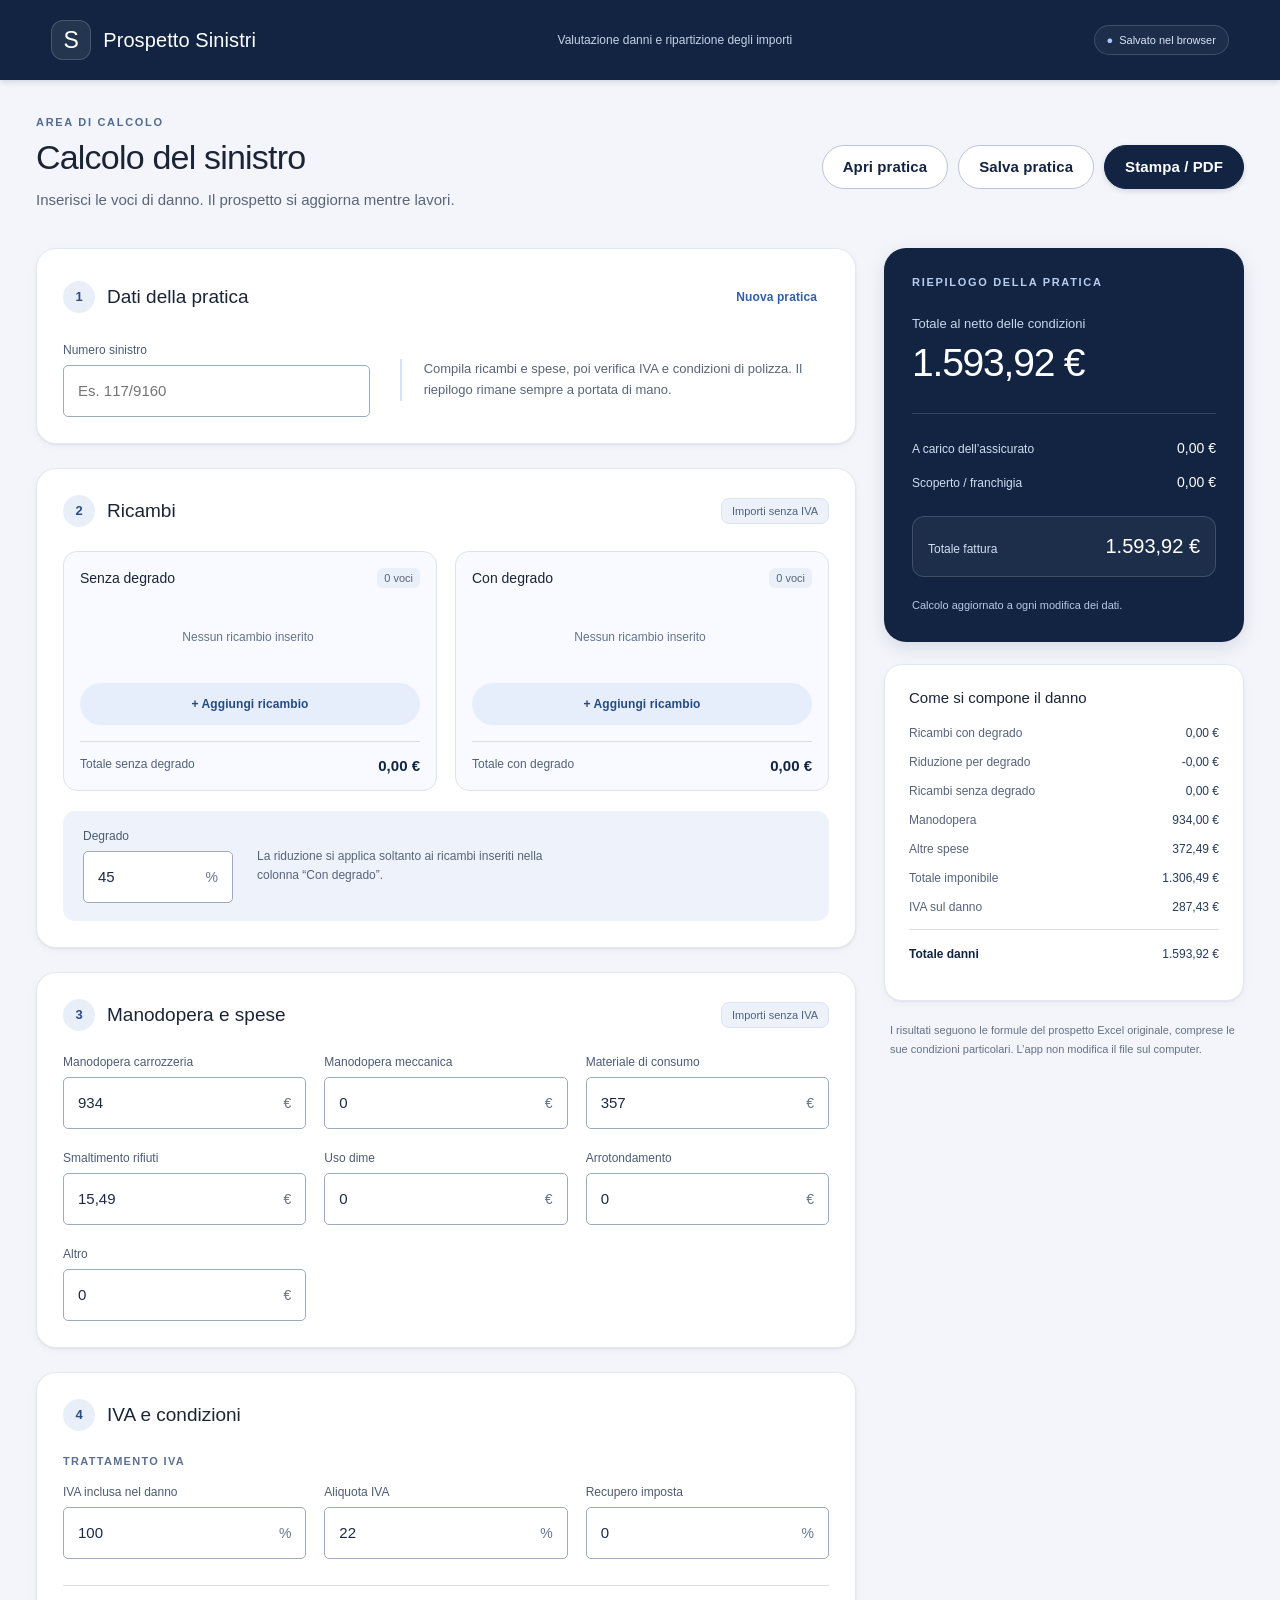
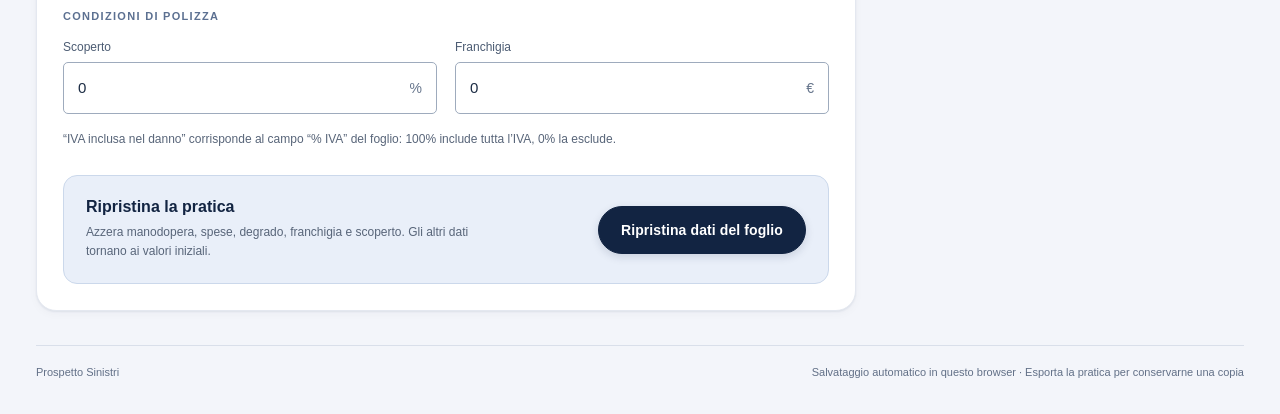
<file: Prospetto-Sinistri.html>
<!doctype html><html lang="it"><head><meta charset="utf-8"><meta name="viewport" content="width=device-width,initial-scale=1"><meta name="description" content="Calcolo dei danni, condizioni di polizza e ripartizione degli importi."><title>Prospetto Sinistri</title><style>:root{font-family:'Segoe UI',Arial,sans-serif;color:#233b36;background:#f5f7f4;font-size:15px;--green:#155e49;--muted:#667872;--line:#dfe7e1}*{box-sizing:border-box}body{margin:0}button,input{font:inherit}button{cursor:pointer}button:focus-visible,a:focus-visible,summary:focus-visible{outline:3px solid #b5a55d;outline-offset:3px}button{border:1px solid var(--line);background:white;border-radius:9px;padding:10px 15px;color:#29483d;font-weight:600}button:hover{background:#edf3ee}button:disabled{opacity:.45;cursor:default}.brand{font-family:Georgia,serif;font-size:23px;letter-spacing:-.6px;display:flex;align-items:center;gap:10px}.mark{background:var(--green);color:#fff;font:600 21px Georgia;border-radius:9px;padding:7px 12px}.top{background:white;border-bottom:1px solid var(--line);padding:20px 4%;display:flex;align-items:center;justify-content:space-between;gap:15px}.top small{color:var(--muted)}.shell{max-width:1390px;margin:0 auto;padding:32px 36px}.intro{display:flex;justify-content:space-between;align-items:center;gap:20px;margin-bottom:26px}.eyebrow{font-size:11px;text-transform:uppercase;letter-spacing:2px;color:#6d7f71;font-weight:700}h1{font:normal 38px Georgia,serif;letter-spacing:-1.3px;margin:8px 0 9px}p{color:var(--muted);line-height:1.6;margin:6px 0}.actions{display:flex;gap:8px;flex-wrap:wrap}.primary{background:var(--green);color:white;border-color:var(--green)}.primary:hover{background:#0f4938}.layout{display:grid;grid-template-columns:minmax(0,1fr) 350px;gap:26px;align-items:start}.card{background:white;border:1px solid var(--line);border-radius:15px;margin-bottom:20px;padding:24px;box-shadow:0 3px 8px #173b2910}.cardhead{display:flex;justify-content:space-between;align-items:center;gap:12px;margin-bottom:20px}h2{font-size:18px;font-weight:600;margin:0}h3{font-size:15px;margin:0}.step{display:inline-flex;width:26px;height:26px;border-radius:50%;background:#edf2e9;align-items:center;justify-content:center;margin-right:9px;color:#617457;font-size:12px}.pill{font-size:11px;background:#f0f4ed;padding:5px 9px;border-radius:20px;color:#56704e;white-space:nowrap}.fields{display:grid;grid-template-columns:repeat(2,minmax(0,1fr));gap:18px}.fields.three{grid-template-columns:repeat(3,minmax(0,1fr))}label{display:block;font-size:12px;font-weight:600;color:#52675d}.inputwrap{display:flex;align-items:center;border:1px solid #d8e2da;background:#fff;border-radius:8px;margin-top:7px;overflow:hidden}.inputwrap:focus-within{border-color:#35765a;box-shadow:0 0 0 3px #deece2}.inputwrap input{border:0;outline:0;width:100%;min-width:0;padding:11px 12px;background:transparent;color:#233b36;font-variant-numeric:tabular-nums}.inputwrap span{padding-right:12px;font-size:13px;color:#85968d}input[aria-invalid=true]{background:#fff1ed!important}.hint{font-size:12px;margin-top:12px}.partgroups{display:grid;grid-template-columns:1fr 1fr;gap:20px}.parthead{display:flex;align-items:center;justify-content:space-between;gap:8px;margin-bottom:12px}.parthead strong{font-size:13px}.parthead span{font-size:12px;color:var(--muted)}.partlist{max-height:286px;overflow:auto;padding-right:4px}.partrow{display:grid;grid-template-columns: minmax(0,1fr) 106px 28px;align-items:center;gap:6px;margin-bottom:7px}.partrow input{width:100%;min-width:0;border:1px solid var(--line);border-radius:6px;padding:9px;font-size:12px;background:#fcfdfb}.partrow .amount{text-align:right;font-variant-numeric:tabular-nums}.remove{border:0;padding:4px;background:transparent;color:#8b978e;font-size:20px}.add{font-size:12px;width:100%;margin-top:10px;border-style:dashed}.parttotal{display:flex;justify-content:space-between;margin-top:13px;padding-top:13px;border-top:1px solid var(--line);font-size:12px}.parttotal strong{font-size:14px}.empty{padding:24px 8px;text-align:center;color:#829085;font-size:12px}.degradobox{display:flex;gap:25px;align-items:center;margin-top:20px;padding:17px;background:#f6f8f3;border-radius:10px}.degradobox label{max-width:150px}.degradobox p{font-size:12px;max-width:280px}.sidebar{position:sticky;top:20px}.summary{background:#173f33;color:#fff;border-radius:16px;padding:25px}.summary .eyebrow{color:#b8cfb9}.sumlabel{font-size:13px;color:#c2d4c6;margin-top:28px}.heroamount{font-size:38px;font-weight:400;letter-spacing:-1.5px;font-variant-numeric:tabular-nums;margin-top:5px;overflow-wrap:anywhere}.summary hr{border:0;border-top:1px solid #ffffff25;margin:24px 0}.sumrow{display:flex;justify-content:space-between;gap:20px;margin-top:14px;font-size:13px;color:#ceddd1}.sumrow strong{color:white;font-weight:500;white-space:nowrap}.invoice{background:#ffffff0c;border:1px solid #ffffff20;border-radius:10px;margin-top:24px;padding:16px}.invoice .sumrow{margin:0}.invoice strong{font-size:19px}.summary .note{color:#b6ccbd;font-size:11px;margin:17px 0 0}.breakdown{padding:21px 4px}.breakdown h3{margin-bottom:16px}.detailrow{display:flex;justify-content:space-between;gap:12px;font-size:12px;margin:12px 0;color:#5e7468}.detailrow strong{font-weight:600;white-space:nowrap}.detailrow.total{padding-top:12px;border-top:1px solid var(--line);color:#244d3a}.legend{border-top:1px solid var(--line);padding:16px 0;font-size:11px;color:#77897a;line-height:1.7}.notice{background:#fbf7e9;color:#766330;border:1px solid #e8dfbc;border-radius:10px;padding:13px 15px;font-size:12px;line-height:1.6;margin-top:15px}.notice[hidden]{display:none}details{margin-top:16px;font-size:12px;line-height:1.7}summary{cursor:pointer;font-weight:600;color:#526e5c}details ul{padding-left:18px;color:#68796e}.audit{width:100%;border-collapse:collapse;font-size:11px;margin-top:15px}.audit th,.audit td{padding:7px;border-bottom:1px solid var(--line);text-align:left}.audit td:last-child{text-align:right;white-space:nowrap}.audit code{font-size:10px;overflow-wrap:anywhere}.foot{font-size:11px;color:#7c8a7f;margin-top:12px;display:flex;justify-content:space-between;gap:15px}.toast{position:fixed;bottom:25px;left:50%;transform:translateX(-50%);background:#263c31;color:white;padding:13px 20px;border-radius:10px;z-index:20;max-width:90%;font-size:13px}.hidden{display:none!important}.printhead{display:none}.storage{font-size:11px;color:#688170}.storage::before{content:'●';color:#66895a;margin-right:6px}@media(max-width:1100px){.shell{padding:25px 22px}.layout{grid-template-columns:minmax(0,1fr) 310px;gap:18px}.card{padding:20px}.partgroups{grid-template-columns:1fr}.heroamount{font-size:32px}.fields.three{grid-template-columns:repeat(2,1fr)}}@media(max-width:760px){.top{padding:16px 20px}.top small{display:none}.shell{padding:23px 16px}.intro{display:block}.intro .actions{margin-top:20px}h1{font-size:32px}.layout{display:flex;flex-direction:column}.layout>main,.sidebar{width:100%}.sidebar{position:static}.fields.three{grid-template-columns:1fr 1fr}.partgroups{grid-template-columns:1fr}.card{padding:20px 16px}.foot{display:block}.degradobox{gap:15px}.summary{padding:24px}.heroamount{font-size:38px}}@media print{body{background:white;font-size:11px}.top,.intro .actions,.shell{padding:0;max-width:none}.intro{margin-bottom:10px}h1{font-size:26px}.layout{display:block}.card{box-shadow:none;padding:12px;margin-bottom:12px;break-inside:avoid}.sidebar{position:static}.summary{background:white;color:#163c2c;border:1px solid #aaa;padding:15px}.summary *{color:#163c2c!important}.heroamount{font-size:28px}.summary hr{border-color:#bbb}.invoice{border-color:#bbb}.partlist{max-height:none;overflow:visible}.fields,.fields.three{grid-template-columns:repeat(3,1fr)}.partgroups{grid-template-columns:1fr 1fr}.inputwrap input{padding:5px}.partrow{grid-template-columns:1fr 100px}.breakdown{padding:10px}.printhead{display:block}.notice{border-color:#bbb}.partrow input{padding:4px}.summary .note{display:none}}

/* Single workflow: a compact practice header and distinct cost/condition areas. */
.shell{max-width:1480px}.layout{grid-template-columns:minmax(0,1fr) 360px;gap:28px}.practice-content{display:grid;grid-template-columns:minmax(210px,1fr) 1.4fr;align-items:center;gap:30px}.practice-help{font-size:13px;border-left:2px solid #dce6dc;padding-left:20px}.condition-area+.condition-area{border-top:1px solid var(--line);margin-top:23px;padding-top:21px}.condition-area h3{font-size:12px;text-transform:uppercase;letter-spacing:1px;color:#617969;margin-bottom:15px}.partgroups>div{border:1px solid var(--line);border-radius:11px;padding:16px;background:#fcfdfa}.partrow{grid-template-columns:minmax(0,1fr) 92px 24px}.cardhead{margin-bottom:22px}.breakdown{background:white;border:1px solid var(--line);border-radius:14px;padding:22px;margin-top:18px}.degradobox{margin-top:16px}.card{box-shadow:none}.intro{margin-bottom:28px}.summary{box-shadow:0 10px 30px #173f3312}
@media(min-width:1200px){.partgroups{grid-template-columns:1fr 1fr}}
@media(max-width:1100px){.layout{grid-template-columns:minmax(0,1fr) 310px;gap:20px}.practice-content{grid-template-columns:1fr;gap:12px}.practice-help{border-left:0;padding-left:0}.fields.three{grid-template-columns:1fr 1fr}}
@media(max-width:760px){.layout{display:flex}.practice-content{grid-template-columns:1fr}.fields.three{grid-template-columns:1fr 1fr}.summary{box-shadow:none}.partgroups>div{padding:12px}.intro .actions button{flex:1}.intro p{font-size:14px}}
@media(max-width:420px){.fields,.fields.three{grid-template-columns:1fr}.actions button{font-size:12px;padding:10px}.heroamount{font-size:32px}}
@media print{.layout{display:block}.practice-help{display:none}.partgroups>div{padding:8px}.condition-area{break-inside:avoid}.fields.three{grid-template-columns:repeat(3,1fr)}.summary{box-shadow:none}.breakdown{padding:12px}.practice-content{display:block}}
/* Material-inspired surfaces, outlined fields and navy primary palette. */
:root{font-family:Roboto,'Segoe UI',Arial,sans-serif;color:#1b2435;background:#f3f5fa;--navy:#122442;--green:#122442;--muted:#586579;--line:#d9dfea;color-scheme:light}
button{min-height:44px;border-color:#b9c5d7;border-radius:24px;padding:11px 20px;color:var(--navy);font-weight:600;letter-spacing:.1px;transition:background .18s,box-shadow .18s,transform .12s}
button:hover{background:#e8eef8}button:active{transform:translateY(1px);background:#dce6f6}button:disabled{transform:none}button:focus-visible,a:focus-visible,summary:focus-visible{outline:3px solid #597fb8;outline-offset:3px}
.primary{background:var(--navy);color:white;border-color:var(--navy);box-shadow:0 2px 5px #12244225}.primary:hover{background:#20385c;box-shadow:0 4px 9px #12244230}
.top{background:var(--navy);color:white;border:0;min-height:80px;padding:18px 4%;gap:24px;box-shadow:0 2px 6px #12244226}.brand{font-family:inherit;font-size:20px;font-weight:500;letter-spacing:.1px;gap:12px}.mark{display:grid;place-items:center;width:40px;height:40px;padding:0;background:#ffffff14;border:1px solid #ffffff2b;border-radius:12px;font:500 23px Roboto,'Segoe UI',Arial,sans-serif}.top small{color:#c5d3e9;font-size:12px}
.storage{color:#d8e4f7;background:#ffffff0c;border:1px solid #ffffff26;border-radius:24px;padding:8px 12px}.storage::before{color:#a8c8ff}
.shell{padding:36px}.intro{gap:24px;margin-bottom:30px}.eyebrow{letter-spacing:1.7px;color:#526b91;font-weight:600}h1{font:500 34px/1.2 Roboto,'Segoe UI',Arial,sans-serif;letter-spacing:-.8px;margin:9px 0 10px}.actions{gap:10px}.layout{gap:28px}.layout>main{min-width:0}
.card{border:1px solid #e4e8f0;border-radius:20px;margin-bottom:24px;padding:26px;box-shadow:0 1px 2px #12244212,0 3px 10px #12244208}.cardhead{margin-bottom:24px}h2{font-size:19px;font-weight:500;line-height:1.4;display:flex;align-items:center}.step{flex-shrink:0;width:32px;height:32px;background:#e9eff9;color:#294d83;margin-right:12px;font-size:13px;font-weight:600}.pill{background:#edf2fa;border:1px solid #dbe4f2;padding:6px 10px;border-radius:8px;color:#4b6180}
.practice-help{border-color:#d8e3f4;padding-left:22px}#new,#restore{border:0;color:#315fa8;background:transparent}#new:hover,#restore:hover{background:#e9eff9}
.fields{gap:22px 18px}label{font-weight:500;color:#4c5c73}.inputwrap{border:1px solid #9eabbd;border-radius:5px;margin-top:8px;min-height:52px;transition:box-shadow .18s,border-color .18s}.inputwrap:hover{border-color:#566b87}.inputwrap:focus-within{border-color:#315fa8;box-shadow:inset 0 0 0 1px #315fa8}label:focus-within{color:#315fa8}.inputwrap input{padding:14px;color:#1b2b43;font-size:15px}.inputwrap span{padding-right:14px;font-size:14px;color:#65748b}input[aria-invalid=true]{background:#fff0ee!important;color:#9c2821}.hint{margin-top:16px}
.partgroups{gap:18px}.partgroups>div{min-width:0;border-color:#dce3ee;border-radius:14px;background:#f8faff}.parthead{margin-bottom:15px}.parthead strong{font-size:14px;font-weight:500}.parthead span{font-size:11px;background:#eaf0f9;padding:4px 7px;border-radius:6px}.partlist{scrollbar-color:#becbdf transparent;scrollbar-width:thin}.partrow{grid-template-columns:minmax(0,1fr) 92px 32px;margin-bottom:10px}.partrow input{border-color:#b8c4d7;border-radius:4px;padding:11px 8px;min-height:42px;background:white;color:#21334e}.partrow input:focus{outline:none;border-color:#315fa8;box-shadow:inset 0 0 0 1px #315fa8}.remove{padding:0;color:#63738b;font-size:23px;min-height:36px;width:32px;border-radius:50%}.remove:hover{background:#fbe9e7;color:#a02e26}.add{margin-top:12px;background:#e7eefb;color:#264b82;border:0;min-height:42px}.add:hover{background:#d9e5fa}.parttotal{gap:12px;margin-top:16px;padding-top:15px;color:#52617a}.parttotal strong{font-size:15px;color:var(--navy);white-space:nowrap}.empty{padding:27px 8px;color:#64738a}
.degradobox{gap:24px;margin-top:20px;padding:18px 20px;background:#edf2fb;border-radius:12px}.degradobox label{flex:1}.degradobox p{max-width:330px;flex:2}.condition-area+.condition-area{margin-top:26px;padding-top:24px}.condition-area h3{font-size:11px;letter-spacing:1.3px;color:#5c7091;margin-bottom:18px}
.sidebar{top:24px;min-width:0}.summary{background:var(--navy);border-radius:22px;padding:28px;box-shadow:0 6px 18px #1224421e}.summary .eyebrow{color:#b8cdef}.sumlabel{color:#c7d6ec}.heroamount{font-size:39px;line-height:1.2;letter-spacing:-1.2px;margin-top:9px}.summary hr{border-color:#ffffff26;margin:26px 0}.sumrow{align-items:baseline;gap:16px;margin-top:18px;font-size:12px;color:#d0def3}.sumrow strong{font-size:14px}.invoice{background:#ffffff0c;border-color:#ffffff28;border-radius:12px;margin-top:26px;padding:18px 15px}.invoice strong{font-size:20px}.summary .note{color:#b8c9e3;margin-top:20px}
.breakdown{border-color:#e4e8f0;border-radius:18px;padding:24px;margin-top:22px;box-shadow:0 1px 2px #12244212,0 3px 10px #12244208}.breakdown h3{margin-bottom:20px;font-weight:500}.detailrow{margin:15px 0;color:#56647a}.detailrow strong{font-weight:500;color:#253b5b}.detailrow.total{padding-top:17px;color:var(--navy);font-weight:600}.legend{border:0;padding:20px 6px;color:#647187}.notice{background:#fff6df;color:#71521e;border-color:#ecd8a6;border-radius:12px;padding:15px 17px;margin-top:18px}
details{margin-top:14px;border:1px solid #dfe5ef;border-radius:10px;padding:0 15px}summary{font-weight:500;color:#334d73;padding:14px 0}details ul{color:#59687e}details p{margin:0 0 12px}.audit{margin:12px 0}.audit th{color:#526887;font-weight:500}.foot{border-top:1px solid var(--line);padding-top:20px;color:#627087;margin-top:10px;gap:20px}.toast{background:var(--navy);padding:16px 24px;border-radius:8px;box-shadow:0 4px 16px #12244235}
@media(max-width:1200px){.shell{padding:28px 24px}.layout{grid-template-columns:minmax(0,1fr) 320px;gap:22px}.card{padding:22px}.partgroups{grid-template-columns:1fr}.heroamount{font-size:34px}.fields.three{grid-template-columns:1fr 1fr}.practice-content{grid-template-columns:1fr;gap:12px}.practice-help{border:0;padding-left:0}.intro{align-items:flex-start}.actions{justify-content:flex-end}.summary{padding:24px}}
@media(max-width:800px){.top{padding:16px 20px;min-height:72px}.top small{display:none}.shell{padding:26px 16px}.intro{display:block}.intro .actions{margin-top:22px;justify-content:flex-start}h1{font-size:30px}.layout{display:flex;flex-direction:column;gap:0}.layout>main,.sidebar{width:100%}.sidebar{position:static}.card{padding:22px 18px}.foot{display:block}.foot span{display:block;margin-bottom:8px}.degradobox{gap:16px}.summary{padding:26px}.heroamount{font-size:40px}.brand{font-size:18px}.storage{font-size:10px;padding:7px 9px}}
@media(max-width:440px){.fields,.fields.three{grid-template-columns:1fr}.top{gap:12px}.brand{font-size:16px;gap:8px}.mark{width:34px;height:34px;font-size:20px}.storage{max-width:135px}.actions{gap:7px}.actions button{flex:1;font-size:12px;padding:10px 12px}.heroamount{font-size:34px}.pill{font-size:10px;padding:5px 7px}h2{font-size:17px}.step{margin-right:8px;width:28px;height:28px}.partgroups>div{padding:13px}.cardhead{gap:8px}.degradobox{padding:15px}.practice-card .cardhead{flex-wrap:wrap}}
@media(prefers-reduced-motion:reduce){button,.inputwrap{transition:none}}
@media print{body{background:white;color:#172842}.top,.intro .actions,.add,.remove,.foot,.toast,.storage,details,.hint,.legend,#new,#restore,.practice-help{display:none!important}.shell{padding:0}.intro{margin-bottom:12px}h1{font-size:25px}.layout{display:block}.card{box-shadow:none;border-color:#c7cfdb;border-radius:8px;padding:12px;margin-bottom:12px;break-inside:avoid}.summary{background:white;color:var(--navy);border:1px solid #a7b4c7;border-radius:8px;padding:16px;box-shadow:none;break-inside:avoid}.summary *{color:var(--navy)!important}.heroamount{font-size:28px}.summary hr{border-color:#bbb}.invoice{background:white;border-color:#b8c4d7}.fields,.fields.three{grid-template-columns:repeat(3,1fr);gap:12px}.partgroups{grid-template-columns:1fr 1fr}.partgroups>div{padding:8px;background:white}.inputwrap{min-height:30px}.inputwrap input{padding:5px;font-size:12px}.partrow{grid-template-columns:1fr 100px}.partrow input{min-height:26px;padding:4px}.breakdown{box-shadow:none;padding:12px;break-inside:avoid}.degradobox{background:white;border:1px solid #d9dfea}.cardhead{margin-bottom:12px}}

.reset-area{display:flex;align-items:center;justify-content:space-between;gap:24px;margin-top:26px;padding:22px;background:#e9eff9;border:1px solid #cbd8eb;border-radius:14px}.reset-area h3{font-size:16px;color:#122442}.reset-area p{font-size:12px;max-width:390px;margin:7px 0 0}#restore.primary{background:#122442;color:white;border:1px solid #122442;min-height:48px;padding:12px 22px;font-size:14px;flex-shrink:0;box-shadow:0 3px 8px #12244225}#restore.primary:hover{background:#20385c;box-shadow:0 5px 12px #12244230}@media(max-width:1000px){.reset-area{align-items:stretch;flex-direction:column;gap:16px}#restore.primary{width:100%}}@media print{.reset-area{display:none!important}}
</style></head><body>
<header class="top"><div class="brand"><span class="mark">S</span> Prospetto Sinistri</div><small>Valutazione danni e ripartizione degli importi</small><span class="storage" id="storage">Dati nel browser</span></header>
<div class="shell"><div class="intro"><div><div class="eyebrow">Area di calcolo</div><h1>Calcolo del sinistro</h1><p>Inserisci le voci di danno. Il prospetto si aggiorna mentre lavori.</p></div><div class="actions"><button id="load">Apri pratica</button><button id="save">Salva pratica</button><button class="primary" id="print">Stampa / PDF</button><input type="file" accept=".json,application/json" class="hidden" id="file"></div></div>
<div class="layout"><main>
<section class="card practice-card"><div class="cardhead"><h2><span class="step">1</span>Dati della pratica</h2><button id="new" style="font-size:12px;padding:7px 12px">Nuova pratica</button></div><div class="practice-content"><label>Numero sinistro<div class="inputwrap"><input id="claim" maxlength="120" placeholder="Es. 117/9160" autocomplete="off"></div></label><p class="practice-help">Compila ricambi e spese, poi verifica IVA e condizioni di polizza. Il riepilogo rimane sempre a portata di mano.</p></div></section>
<section class="card"><div class="cardhead"><h2><span class="step">2</span>Ricambi</h2><span class="pill">Importi senza IVA</span></div><div class="partgroups" id="partgroups"></div><div class="degradobox"><label>Degrado<div class="inputwrap"><input inputmode="decimal" data-field="degrado" aria-label="Degrado percentuale"><span>%</span></div></label><p>La riduzione si applica soltanto ai ricambi inseriti nella colonna “Con degrado”.</p></div></section>
<section class="card"><div class="cardhead"><h2><span class="step">3</span>Manodopera e spese</h2><span class="pill">Importi senza IVA</span></div><div class="fields three" id="costfields"></div></section>
<section class="card"><div class="cardhead"><h2><span class="step">4</span>IVA e condizioni</h2></div><div class="condition-area"><h3>Trattamento IVA</h3><div class="fields three" id="taxfields"></div></div><div class="condition-area"><h3>Condizioni di polizza</h3><div class="fields" id="policyfields"></div></div><p class="hint">“IVA inclusa nel danno” corrisponde al campo “% IVA” del foglio: 100% include tutta l’IVA, 0% la esclude.</p><div class="reset-area"><div><h3>Ripristina la pratica</h3><p>Azzera manodopera, spese, degrado, franchigia e scoperto. Gli altri dati tornano ai valori iniziali.</p></div><button id="restore" class="primary">Ripristina dati del foglio</button></div></section>
</main><aside class="sidebar"><section class="summary" aria-label="Riepilogo del calcolo"><div class="eyebrow">Riepilogo della pratica</div><div class="sumlabel">Totale al netto delle condizioni</div><div class="heroamount" data-result="liquidabile">—</div><hr><div class="sumrow"><span>A carico dell’assicurato</span><strong data-result="assicurato">—</strong></div><div class="sumrow"><span>Scoperto / franchigia</span><strong data-result="trattenuta">—</strong></div><div class="invoice"><div class="sumrow"><span>Totale fattura</span><strong data-result="fattura">—</strong></div></div><p class="note">Calcolo aggiornato a ogni modifica dei dati.</p></section><div class="notice" id="warning" role="status" hidden></div><section class="breakdown"><h3>Come si compone il danno</h3><div id="breakdown"></div></section><div class="legend">I risultati seguono le formule del prospetto Excel originale, comprese le sue condizioni particolari. L’app non modifica il file sul computer.</div></aside></div>
<footer class="foot"><span>Prospetto Sinistri</span><span>Salvataggio automatico in questo browser · Esporta la pratica per conservarne una copia</span></footer></div><div id="toast" class="toast hidden" role="status"></div><script>const WORKBOOK={"name":"PROSPETTO CALCOLO","cells":{"A1":"Ricambi SENZA Degrado","B1":"Ricambi CON Degrado","E1":"SINISTRO N°  ","A2":0,"B2":0,"E2":"Ricambi CON Degrado","F2":"=+SUM(B2:B80)","A3":0,"B3":0,"E3":"% Degrado","F3":0.45,"A4":0,"B4":0,"E4":"Degrado","F4":"=+F2*F3","A5":0,"B5":0,"E5":"Ricambi al netto del Degrado","F5":"=+F2-F4","A6":0,"B6":0,"E6":"Altri ricambi","F6":"=+SUM(A2:A80)","A7":0,"B7":0,"A8":0,"B8":0,"E8":"Mano d'opera carrozzeria","F8":934,"A9":0,"B9":0,"E9":"Mano d'opera meccanica","F9":0,"A10":0,"B10":0,"E10":"Materiale di consumo","F10":357,"A11":0,"B11":0,"E11":"Smaltimento rifiuti","F11":15.49,"A12":0,"B12":0,"E12":"Uso dime","F12":0,"E13":"Arrotondamento","F13":0,"E14":"Altro","F14":0,"E15":"TOTALE","F15":"=+F5+F6+F8+F9+F10+F11+F12+F13+F14","E17":"% IVA","F17":1,"E18":"% Aliquota","F18":0.22,"E19":"% Recupero Imposta","F19":0,"E20":"TOTALE AL NETTO DELL'IVA ","F20":"=+F15*F18*F17","E22":"TOTALE DANNI","F22":"=+F15+F20","E23":"% Scoperto","F23":0.2,"E24":"Franchigia","F24":500,"E25":"Scoperto / Franchigia","F25":"=+IF((F22*F23)\u003cF24,F24,(F22*F23))","E27":"TOTALE AL NETTO DELLE CONDIZIONI","F27":"=+F22-F25","E30":"IMPORTO A CARICO DELL' ASSICURATO","F30":"=+F4*1.22+F25+(F15*0.22)*(100%-F17)","E31":"TOTALE FATTURA","F31":"=+F27+F30"},"cached":{"F2":0,"F4":0,"F5":0,"F6":0,"F15":1306.49,"F20":287.4278,"F22":1593.9178,"F25":500,"F27":1093.9178,"F30":500,"F31":1593.9178}};</script><script>(function(root){
  const fields={
    standard:{degrado:'F3',carrozzeria:'F8',meccanica:'F9',consumo:'F10',rifiuti:'F11',dime:'F12',arrotondamento:'F13',altro:'F14',iva:'F17',aliquota:'F18',recupero:'F19',scoperto:'F23',franchigia:'F24'}
  };
  function calculate(s){
    const sum=a=>a.reduce((x,y)=>x+y.amount,0),f={},i=s.inputs;
    const con=sum(s.con),senza=sum(s.senza),degrado=con*i.degrado,netto=con-degrado;
    f.F2=con;f.F4=degrado;f.F5=netto;f.F6=senza;
    let base,imponibile,imposta,danni,trattenuta,liquidabile,assicurato,fattura;
    validate(s);
    {
      base=netto+senza+i.carrozzeria+i.meccanica;
      imponibile=base+i.consumo+i.rifiuti+i.dime+i.arrotondamento+i.altro;
      imposta=imponibile*i.aliquota*i.iva;danni=imponibile+imposta;
      trattenuta=danni*i.scoperto<i.franchigia?i.franchigia:danni*i.scoperto;
      liquidabile=danni-trattenuta;
      assicurato=degrado*1.22+trattenuta+(imponibile*0.22)*(1-i.iva);
      fattura=liquidabile+assicurato;
      Object.assign(f,{F15:imponibile,F20:imposta,F22:danni,F25:trattenuta,F27:liquidabile,F30:assicurato,F31:fattura});
    }
    return {con,senza,degrado,netto,base,imponibile,imposta,danni,trattenuta,liquidabile,assicurato,fattura,cells:f};
  }
  function fromWorkbook(w){const cells=w.cells,inputs={};for(const [k,c] of Object.entries(fields.standard))inputs[k]=cells[c]??0;
    const rows=(col,end)=>Array.from({length:end-1},(_,i)=>({description:'',amount:cells[col+(i+2)]??0})).filter(r=>r.amount!==0);
    return {mode:'standard',claim:'',inputs,senza:rows('A',80),con:rows('B',80)};
  }
  function validate(s){
    if(!s||s.mode!=='standard'||typeof s.claim!=='string'||s.claim.length>120)throw Error('Dati della pratica non validi.');
    for(const k of Object.keys(fields.standard)){const n=s.inputs?.[k];if(typeof n!=='number'||!Number.isFinite(n)||Math.abs(n)>1e12)throw Error('Valore non valido: '+k);if(['degrado','iva','aliquota','recupero','scoperto'].includes(k)&&(n<0||n>1))throw Error('Le percentuali devono essere comprese tra 0 e 100.');}
    for(const key of ['senza','con']){const a=s[key],max=79;if(!Array.isArray(a)||a.length>max)throw Error('Numero di ricambi oltre il limite del foglio Excel.');for(const r of a)if(typeof r.description!=='string'||r.description.length>500||typeof r.amount!=='number'||!Number.isFinite(r.amount)||Math.abs(r.amount)>1e12)throw Error('Riga ricambio non valida.');}
    return s;
  }
  root.Sinistri={calculate,fromWorkbook,fields,validate};
})(globalThis);
</script><script>const $=s=>document.querySelector(s),$$=s=>[...document.querySelectorAll(s)];
const money=new Intl.NumberFormat('it-IT',{style:'currency',currency:'EUR'}),num=new Intl.NumberFormat('it-IT',{maximumFractionDigits:10,useGrouping:false});
const pct=new Set(['degrado','iva','aliquota','recupero','scoperto']);
const labels={carrozzeria:'Manodopera carrozzeria',meccanica:'Manodopera meccanica',consumo:'Materiale di consumo',rifiuti:'Smaltimento rifiuti',dime:'Uso dime',arrotondamento:'Arrotondamento',altro:'Altro',iva:'IVA inclusa nel danno',aliquota:'Aliquota IVA',recupero:'Recupero imposta',scoperto:'Scoperto',franchigia:'Franchigia'};
function initialPractice(){const p=Sinistri.fromWorkbook(WORKBOOK);p.inputs.franchigia=0;p.inputs.scoperto=0;return p;}
const key='prospetto-sinistri-standard-v2';
let practice=initialPractice(),storageOk=true,toastTimer;
try{const saved=JSON.parse(localStorage.getItem(key));if(saved?.version===2)practice=Sinistri.validate(saved.practice);else {const legacy=JSON.parse(localStorage.getItem('prospetto-sinistri-v1'));if(legacy?.records?.standard)practice=Sinistri.validate(legacy.records.standard);}}catch(e){storageOk=false;}
function s(){return practice;}function esc(x){return String(x).replace(/[&<>"']/g,c=>({'&':'&amp;','<':'&lt;','>':'&gt;','"':'&quot;',"'":'&#39;'}[c]));}
function parse(value){const t=value.trim().replace(/\s/g,'');if(t==='')return 0;const normalized=t.includes(',')?t.replace(/\./g,'').replace(',','.'):t;if(!/^[+-]?(?:\d+(?:\.\d*)?|\.\d+)$/.test(normalized))return NaN;return Number(normalized);}
function toast(t){$('#toast').textContent=t;$('#toast').classList.remove('hidden');clearTimeout(toastTimer);toastTimer=setTimeout(()=>$('#toast').classList.add('hidden'),4500);}
function persist(){try{localStorage.setItem(key,JSON.stringify({version:2,practice}));storageOk=true;}catch{storageOk=false;}$('#storage').textContent=storageOk?'Salvato nel browser':'Usa “Salva pratica” per conservare i dati';}
function field(k){let label=labels[k];return `<label>${label}<div class="inputwrap"><input inputmode="decimal" data-field="${k}" aria-label="${label}" value="${num.format(s().inputs[k]*(pct.has(k)?100:1))}"><span>${pct.has(k)?'%':'€'}</span></div></label>`;}
function renderParts(){
 $('#partgroups').innerHTML=['senza','con'].map(k=>`<div><div class="parthead"><strong>${k==='senza'?'Senza degrado':'Con degrado'}</strong><span>${s()[k].length} voci</span></div><div class="partlist">${s()[k].length?s()[k].map((r,i)=>`<div class="partrow"><input data-kind="${k}" data-index="${i}" data-prop="description" value="${esc(r.description)}" maxlength="500" placeholder="Ricambio ${i+1}" aria-label="Descrizione ricambio ${k} degrado ${i+1}"><input class="amount" inputmode="decimal" data-kind="${k}" data-index="${i}" data-prop="amount" value="${num.format(r.amount)}" aria-label="Importo ricambio ${k} degrado ${i+1}"><button class="remove" data-remove="${k}" data-index="${i}" aria-label="Rimuovi ricambio ${k} degrado ${i+1}">×</button></div>`).join(''):'<div class="empty">Nessun ricambio inserito</div>'}</div><button class="add" data-add="${k}" ${s()[k].length>=79?'disabled':''}>+ Aggiungi ricambio</button><div class="parttotal"><span>Totale ${k==='senza'?'senza':'con'} degrado</span><strong data-result="${k}"></strong></div></div>`).join('');
}
function render(){
 $$('input[aria-invalid]').forEach(e=>e.removeAttribute('aria-invalid'));
 $('#claim').value=s().claim;
 $('#costfields').innerHTML=['carrozzeria','meccanica','consumo','rifiuti','dime','arrotondamento','altro'].map(field).join('');
 $('#taxfields').innerHTML=['iva','aliquota','recupero'].map(field).join('');
 $('#policyfields').innerHTML=['scoperto','franchigia'].map(field).join('');
 $('[data-field="degrado"]').value=num.format(s().inputs.degrado*100);
 renderParts();update();
}
function update(){
 const invalid=$$('input[aria-invalid="true"]').length>0;
 $('#save').disabled=invalid;$('#print').disabled=invalid;
 if(invalid){$$('[data-result]').forEach(e=>e.textContent='—');$('#breakdown').innerHTML='';$('#warning').hidden=false;$('#warning').textContent='Correggi i valori evidenziati. Usa numeri validi e percentuali tra 0 e 100.';return;}
 const r=Sinistri.calculate(s());
 $$('[data-result]').forEach(e=>e.textContent=money.format(r[e.dataset.result]));
 const rows=[['Ricambi con degrado',r.con],['Riduzione per degrado',-r.degrado],['Ricambi senza degrado',r.senza],['Manodopera',s().inputs.carrozzeria+s().inputs.meccanica],['Altre spese',s().inputs.consumo+s().inputs.rifiuti+s().inputs.dime+(s().inputs.arrotondamento||0)+s().inputs.altro],['Totale imponibile',r.imponibile],['IVA sul danno',r.imposta],['Totale danni',r.danni]];
 $('#breakdown').innerHTML=rows.map(([l,v],i)=>`<div class="detailrow ${i===rows.length-1?'total':''}"><span>${l}</span><strong>${money.format(v)}</strong></div>`).join('');
 const warnings=[];if(r.liquidabile<0)warnings.push('La franchigia supera il danno: il risultato negativo è mantenuto come nel foglio Excel.');if(s().inputs.aliquota!==.22)warnings.push('Aliquota diversa dal 22%: i fattori fissi al 22% previsti dalle formule originali restano invariati.');
 $('#warning').hidden=!warnings.length;$('#warning').textContent=warnings.join(' ');persist();
}
document.addEventListener('input',e=>{const t=e.target;if(t.id==='claim'){s().claim=t.value;persist();return;}
 if(t.dataset.prop==='description'){s()[t.dataset.kind][+t.dataset.index].description=t.value;persist();return;}
 if(t.dataset.field||t.dataset.prop==='amount'){let n=parse(t.value);const isPct=pct.has(t.dataset.field);let valid=Number.isFinite(n)&&Math.abs(n)<=1e12&&(!isPct||(n>=0&&n<=100));t.setAttribute('aria-invalid',String(!valid));if(valid){if(t.dataset.field)s().inputs[t.dataset.field]=n/(isPct?100:1);else s()[t.dataset.kind][+t.dataset.index].amount=n;}update();}
});
function validToNavigate(){if($$('input[aria-invalid="true"]').length){toast('Correggi prima i valori evidenziati.');return false;}return true;}
document.addEventListener('click',e=>{const b=e.target.closest('button');if(!b)return;
 if(b.dataset.add){if(!validToNavigate())return;const k=b.dataset.add,max=79;if(s()[k].length>=max)return;s()[k].push({description:'',amount:0});renderParts();update();const input=$(`[data-kind="${k}"][data-index="${s()[k].length-1}"]`);input.focus();}
 if(b.dataset.remove){if(!validToNavigate())return;s()[b.dataset.remove].splice(+b.dataset.index,1);renderParts();update();}
});
$('#new').onclick=()=>{if(!confirm('Creare una nuova pratica? Salva prima la pratica corrente se vuoi conservarla.'))return;const z=initialPractice();z.claim='';z.senza=[];z.con=[];for(const k of Object.keys(z.inputs))if(!pct.has(k))z.inputs[k]=0;practice=z;render();toast('Nuova pratica creata. Franchigia e scoperto azzerati. Le altre percentuali sono riprese dal modello.');};
$('#restore').onclick=()=>{if(confirm('Ripristinare i dati della pratica? Gli importi di manodopera e spese, la percentuale di degrado, la franchigia e lo scoperto saranno azzerati. Gli altri dati torneranno ai valori del foglio.')){practice=initialPractice();for(const k of ['carrozzeria','meccanica','consumo','rifiuti','dime','arrotondamento','altro','degrado'])practice.inputs[k]=0;render();toast('Dati ripristinati. Manodopera, spese, degrado, franchigia e scoperto azzerati.');}};
$('#save').onclick=()=>{if(!validToNavigate())return;const data={format:'prospetto-sinistri',version:2,savedAt:new Date().toISOString(),practice:s()},blob=new Blob([JSON.stringify(data,null,2)],{type:'application/json'}),url=URL.createObjectURL(blob),a=document.createElement('a');a.href=url;a.download='sinistro-'+(s().claim||'pratica').replace(/[^a-zA-Z0-9_-]/g,'-')+'.json';a.click();setTimeout(()=>URL.revokeObjectURL(url),1000);toast('Pratica esportata. Usa “Apri pratica” per ricaricarla.');};
$('#load').onclick=()=>{if(validToNavigate())$('#file').click();};
$('#file').onchange=async e=>{const file=e.target.files[0];if(!file)return;try{if(file.size>1000000)throw Error('Il file è troppo grande.');const data=JSON.parse(await file.text());if(data.format!=='prospetto-sinistri'||![1,2].includes(data.version))throw Error('Seleziona una pratica JSON salvata da questa app.');const next=Sinistri.validate(data.practice);if(confirm('Aprire questa pratica e sostituire quella corrente?')){practice=next;render();toast('Pratica caricata.');}}catch(err){toast('Impossibile aprire la pratica: '+err.message);}e.target.value='';};
$('#print').onclick=()=>{if(validToNavigate())window.print();};
render();
</script></body></html>
</file>
<file: planner/caratteri/caratteri.css>
/* Caratteri ospitati sul sito (2026-11-04): DM Sans, Inter, Figtree, Arimo, licenza SIL Open Font License 1.1.
   Solo alfabeto latino e latino esteso. Prima arrivavano da Google Fonts, che riceveva l’indirizzo IP di chi apriva la pagina. */
/* latin-ext */
@font-face {
  font-family: 'Arimo';
  font-style: normal;
  font-weight: 400;
  font-display: swap;
  src: url(arimo-latin-ext.woff2) format('woff2');
  unicode-range: U+0100-02BA, U+02BD-02C5, U+02C7-02CC, U+02CE-02D7, U+02DD-02FF, U+0304, U+0308, U+0329, U+1D00-1DBF, U+1E00-1E9F, U+1EF2-1EFF, U+2020, U+20A0-20AB, U+20AD-20C4, U+2113, U+2C60-2C7F, U+A720-A7FF;
}
/* latin */
@font-face {
  font-family: 'Arimo';
  font-style: normal;
  font-weight: 400;
  font-display: swap;
  src: url(arimo-latin.woff2) format('woff2');
  unicode-range: U+0000-00FF, U+0131, U+0152-0153, U+02BB-02BC, U+02C6, U+02DA, U+02DC, U+0304, U+0308, U+0329, U+2000-206F, U+20AC, U+2122, U+2191, U+2193, U+2212, U+2215, U+FEFF, U+FFFD;
}
/* latin-ext */
@font-face {
  font-family: 'Arimo';
  font-style: normal;
  font-weight: 500;
  font-display: swap;
  src: url(arimo-latin-ext.woff2) format('woff2');
  unicode-range: U+0100-02BA, U+02BD-02C5, U+02C7-02CC, U+02CE-02D7, U+02DD-02FF, U+0304, U+0308, U+0329, U+1D00-1DBF, U+1E00-1E9F, U+1EF2-1EFF, U+2020, U+20A0-20AB, U+20AD-20C4, U+2113, U+2C60-2C7F, U+A720-A7FF;
}
/* latin */
@font-face {
  font-family: 'Arimo';
  font-style: normal;
  font-weight: 500;
  font-display: swap;
  src: url(arimo-latin.woff2) format('woff2');
  unicode-range: U+0000-00FF, U+0131, U+0152-0153, U+02BB-02BC, U+02C6, U+02DA, U+02DC, U+0304, U+0308, U+0329, U+2000-206F, U+20AC, U+2122, U+2191, U+2193, U+2212, U+2215, U+FEFF, U+FFFD;
}
/* latin-ext */
@font-face {
  font-family: 'Arimo';
  font-style: normal;
  font-weight: 600;
  font-display: swap;
  src: url(arimo-latin-ext.woff2) format('woff2');
  unicode-range: U+0100-02BA, U+02BD-02C5, U+02C7-02CC, U+02CE-02D7, U+02DD-02FF, U+0304, U+0308, U+0329, U+1D00-1DBF, U+1E00-1E9F, U+1EF2-1EFF, U+2020, U+20A0-20AB, U+20AD-20C4, U+2113, U+2C60-2C7F, U+A720-A7FF;
}
/* latin */
@font-face {
  font-family: 'Arimo';
  font-style: normal;
  font-weight: 600;
  font-display: swap;
  src: url(arimo-latin.woff2) format('woff2');
  unicode-range: U+0000-00FF, U+0131, U+0152-0153, U+02BB-02BC, U+02C6, U+02DA, U+02DC, U+0304, U+0308, U+0329, U+2000-206F, U+20AC, U+2122, U+2191, U+2193, U+2212, U+2215, U+FEFF, U+FFFD;
}
/* latin-ext */
@font-face {
  font-family: 'Arimo';
  font-style: normal;
  font-weight: 700;
  font-display: swap;
  src: url(arimo-latin-ext.woff2) format('woff2');
  unicode-range: U+0100-02BA, U+02BD-02C5, U+02C7-02CC, U+02CE-02D7, U+02DD-02FF, U+0304, U+0308, U+0329, U+1D00-1DBF, U+1E00-1E9F, U+1EF2-1EFF, U+2020, U+20A0-20AB, U+20AD-20C4, U+2113, U+2C60-2C7F, U+A720-A7FF;
}
/* latin */
@font-face {
  font-family: 'Arimo';
  font-style: normal;
  font-weight: 700;
  font-display: swap;
  src: url(arimo-latin.woff2) format('woff2');
  unicode-range: U+0000-00FF, U+0131, U+0152-0153, U+02BB-02BC, U+02C6, U+02DA, U+02DC, U+0304, U+0308, U+0329, U+2000-206F, U+20AC, U+2122, U+2191, U+2193, U+2212, U+2215, U+FEFF, U+FFFD;
}
/* latin-ext */
@font-face {
  font-family: 'DM Sans';
  font-style: normal;
  font-weight: 400;
  font-display: swap;
  src: url(dm-sans-latin-ext.woff2) format('woff2');
  unicode-range: U+0100-02BA, U+02BD-02C5, U+02C7-02CC, U+02CE-02D7, U+02DD-02FF, U+0304, U+0308, U+0329, U+1D00-1DBF, U+1E00-1E9F, U+1EF2-1EFF, U+2020, U+20A0-20AB, U+20AD-20C4, U+2113, U+2C60-2C7F, U+A720-A7FF;
}
/* latin */
@font-face {
  font-family: 'DM Sans';
  font-style: normal;
  font-weight: 400;
  font-display: swap;
  src: url(dm-sans-latin.woff2) format('woff2');
  unicode-range: U+0000-00FF, U+0131, U+0152-0153, U+02BB-02BC, U+02C6, U+02DA, U+02DC, U+0304, U+0308, U+0329, U+2000-206F, U+20AC, U+2122, U+2191, U+2193, U+2212, U+2215, U+FEFF, U+FFFD;
}
/* latin-ext */
@font-face {
  font-family: 'DM Sans';
  font-style: normal;
  font-weight: 500;
  font-display: swap;
  src: url(dm-sans-latin-ext.woff2) format('woff2');
  unicode-range: U+0100-02BA, U+02BD-02C5, U+02C7-02CC, U+02CE-02D7, U+02DD-02FF, U+0304, U+0308, U+0329, U+1D00-1DBF, U+1E00-1E9F, U+1EF2-1EFF, U+2020, U+20A0-20AB, U+20AD-20C4, U+2113, U+2C60-2C7F, U+A720-A7FF;
}
/* latin */
@font-face {
  font-family: 'DM Sans';
  font-style: normal;
  font-weight: 500;
  font-display: swap;
  src: url(dm-sans-latin.woff2) format('woff2');
  unicode-range: U+0000-00FF, U+0131, U+0152-0153, U+02BB-02BC, U+02C6, U+02DA, U+02DC, U+0304, U+0308, U+0329, U+2000-206F, U+20AC, U+2122, U+2191, U+2193, U+2212, U+2215, U+FEFF, U+FFFD;
}
/* latin-ext */
@font-face {
  font-family: 'DM Sans';
  font-style: normal;
  font-weight: 600;
  font-display: swap;
  src: url(dm-sans-latin-ext.woff2) format('woff2');
  unicode-range: U+0100-02BA, U+02BD-02C5, U+02C7-02CC, U+02CE-02D7, U+02DD-02FF, U+0304, U+0308, U+0329, U+1D00-1DBF, U+1E00-1E9F, U+1EF2-1EFF, U+2020, U+20A0-20AB, U+20AD-20C4, U+2113, U+2C60-2C7F, U+A720-A7FF;
}
/* latin */
@font-face {
  font-family: 'DM Sans';
  font-style: normal;
  font-weight: 600;
  font-display: swap;
  src: url(dm-sans-latin.woff2) format('woff2');
  unicode-range: U+0000-00FF, U+0131, U+0152-0153, U+02BB-02BC, U+02C6, U+02DA, U+02DC, U+0304, U+0308, U+0329, U+2000-206F, U+20AC, U+2122, U+2191, U+2193, U+2212, U+2215, U+FEFF, U+FFFD;
}
/* latin-ext */
@font-face {
  font-family: 'DM Sans';
  font-style: normal;
  font-weight: 700;
  font-display: swap;
  src: url(dm-sans-latin-ext.woff2) format('woff2');
  unicode-range: U+0100-02BA, U+02BD-02C5, U+02C7-02CC, U+02CE-02D7, U+02DD-02FF, U+0304, U+0308, U+0329, U+1D00-1DBF, U+1E00-1E9F, U+1EF2-1EFF, U+2020, U+20A0-20AB, U+20AD-20C4, U+2113, U+2C60-2C7F, U+A720-A7FF;
}
/* latin */
@font-face {
  font-family: 'DM Sans';
  font-style: normal;
  font-weight: 700;
  font-display: swap;
  src: url(dm-sans-latin.woff2) format('woff2');
  unicode-range: U+0000-00FF, U+0131, U+0152-0153, U+02BB-02BC, U+02C6, U+02DA, U+02DC, U+0304, U+0308, U+0329, U+2000-206F, U+20AC, U+2122, U+2191, U+2193, U+2212, U+2215, U+FEFF, U+FFFD;
}
/* latin-ext */
@font-face {
  font-family: 'Figtree';
  font-style: normal;
  font-weight: 300;
  font-display: swap;
  src: url(figtree-latin-ext.woff2) format('woff2');
  unicode-range: U+0100-02BA, U+02BD-02C5, U+02C7-02CC, U+02CE-02D7, U+02DD-02FF, U+0304, U+0308, U+0329, U+1D00-1DBF, U+1E00-1E9F, U+1EF2-1EFF, U+2020, U+20A0-20AB, U+20AD-20C4, U+2113, U+2C60-2C7F, U+A720-A7FF;
}
/* latin */
@font-face {
  font-family: 'Figtree';
  font-style: normal;
  font-weight: 300;
  font-display: swap;
  src: url(figtree-latin.woff2) format('woff2');
  unicode-range: U+0000-00FF, U+0131, U+0152-0153, U+02BB-02BC, U+02C6, U+02DA, U+02DC, U+0304, U+0308, U+0329, U+2000-206F, U+20AC, U+2122, U+2191, U+2193, U+2212, U+2215, U+FEFF, U+FFFD;
}
/* latin-ext */
@font-face {
  font-family: 'Figtree';
  font-style: normal;
  font-weight: 400;
  font-display: swap;
  src: url(figtree-latin-ext.woff2) format('woff2');
  unicode-range: U+0100-02BA, U+02BD-02C5, U+02C7-02CC, U+02CE-02D7, U+02DD-02FF, U+0304, U+0308, U+0329, U+1D00-1DBF, U+1E00-1E9F, U+1EF2-1EFF, U+2020, U+20A0-20AB, U+20AD-20C4, U+2113, U+2C60-2C7F, U+A720-A7FF;
}
/* latin */
@font-face {
  font-family: 'Figtree';
  font-style: normal;
  font-weight: 400;
  font-display: swap;
  src: url(figtree-latin.woff2) format('woff2');
  unicode-range: U+0000-00FF, U+0131, U+0152-0153, U+02BB-02BC, U+02C6, U+02DA, U+02DC, U+0304, U+0308, U+0329, U+2000-206F, U+20AC, U+2122, U+2191, U+2193, U+2212, U+2215, U+FEFF, U+FFFD;
}
/* latin-ext */
@font-face {
  font-family: 'Figtree';
  font-style: normal;
  font-weight: 500;
  font-display: swap;
  src: url(figtree-latin-ext.woff2) format('woff2');
  unicode-range: U+0100-02BA, U+02BD-02C5, U+02C7-02CC, U+02CE-02D7, U+02DD-02FF, U+0304, U+0308, U+0329, U+1D00-1DBF, U+1E00-1E9F, U+1EF2-1EFF, U+2020, U+20A0-20AB, U+20AD-20C4, U+2113, U+2C60-2C7F, U+A720-A7FF;
}
/* latin */
@font-face {
  font-family: 'Figtree';
  font-style: normal;
  font-weight: 500;
  font-display: swap;
  src: url(figtree-latin.woff2) format('woff2');
  unicode-range: U+0000-00FF, U+0131, U+0152-0153, U+02BB-02BC, U+02C6, U+02DA, U+02DC, U+0304, U+0308, U+0329, U+2000-206F, U+20AC, U+2122, U+2191, U+2193, U+2212, U+2215, U+FEFF, U+FFFD;
}
/* latin-ext */
@font-face {
  font-family: 'Figtree';
  font-style: normal;
  font-weight: 600;
  font-display: swap;
  src: url(figtree-latin-ext.woff2) format('woff2');
  unicode-range: U+0100-02BA, U+02BD-02C5, U+02C7-02CC, U+02CE-02D7, U+02DD-02FF, U+0304, U+0308, U+0329, U+1D00-1DBF, U+1E00-1E9F, U+1EF2-1EFF, U+2020, U+20A0-20AB, U+20AD-20C4, U+2113, U+2C60-2C7F, U+A720-A7FF;
}
/* latin */
@font-face {
  font-family: 'Figtree';
  font-style: normal;
  font-weight: 600;
  font-display: swap;
  src: url(figtree-latin.woff2) format('woff2');
  unicode-range: U+0000-00FF, U+0131, U+0152-0153, U+02BB-02BC, U+02C6, U+02DA, U+02DC, U+0304, U+0308, U+0329, U+2000-206F, U+20AC, U+2122, U+2191, U+2193, U+2212, U+2215, U+FEFF, U+FFFD;
}
/* latin-ext */
@font-face {
  font-family: 'Figtree';
  font-style: normal;
  font-weight: 700;
  font-display: swap;
  src: url(figtree-latin-ext.woff2) format('woff2');
  unicode-range: U+0100-02BA, U+02BD-02C5, U+02C7-02CC, U+02CE-02D7, U+02DD-02FF, U+0304, U+0308, U+0329, U+1D00-1DBF, U+1E00-1E9F, U+1EF2-1EFF, U+2020, U+20A0-20AB, U+20AD-20C4, U+2113, U+2C60-2C7F, U+A720-A7FF;
}
/* latin */
@font-face {
  font-family: 'Figtree';
  font-style: normal;
  font-weight: 700;
  font-display: swap;
  src: url(figtree-latin.woff2) format('woff2');
  unicode-range: U+0000-00FF, U+0131, U+0152-0153, U+02BB-02BC, U+02C6, U+02DA, U+02DC, U+0304, U+0308, U+0329, U+2000-206F, U+20AC, U+2122, U+2191, U+2193, U+2212, U+2215, U+FEFF, U+FFFD;
}
/* latin-ext */
@font-face {
  font-family: 'Inter';
  font-style: normal;
  font-weight: 300;
  font-display: swap;
  src: url(inter-latin-ext.woff2) format('woff2');
  unicode-range: U+0100-02BA, U+02BD-02C5, U+02C7-02CC, U+02CE-02D7, U+02DD-02FF, U+0304, U+0308, U+0329, U+1D00-1DBF, U+1E00-1E9F, U+1EF2-1EFF, U+2020, U+20A0-20AB, U+20AD-20C4, U+2113, U+2C60-2C7F, U+A720-A7FF;
}
/* latin */
@font-face {
  font-family: 'Inter';
  font-style: normal;
  font-weight: 300;
  font-display: swap;
  src: url(inter-latin.woff2) format('woff2');
  unicode-range: U+0000-00FF, U+0131, U+0152-0153, U+02BB-02BC, U+02C6, U+02DA, U+02DC, U+0304, U+0308, U+0329, U+2000-206F, U+20AC, U+2122, U+2191, U+2193, U+2212, U+2215, U+FEFF, U+FFFD;
}
/* latin-ext */
@font-face {
  font-family: 'Inter';
  font-style: normal;
  font-weight: 400;
  font-display: swap;
  src: url(inter-latin-ext.woff2) format('woff2');
  unicode-range: U+0100-02BA, U+02BD-02C5, U+02C7-02CC, U+02CE-02D7, U+02DD-02FF, U+0304, U+0308, U+0329, U+1D00-1DBF, U+1E00-1E9F, U+1EF2-1EFF, U+2020, U+20A0-20AB, U+20AD-20C4, U+2113, U+2C60-2C7F, U+A720-A7FF;
}
/* latin */
@font-face {
  font-family: 'Inter';
  font-style: normal;
  font-weight: 400;
  font-display: swap;
  src: url(inter-latin.woff2) format('woff2');
  unicode-range: U+0000-00FF, U+0131, U+0152-0153, U+02BB-02BC, U+02C6, U+02DA, U+02DC, U+0304, U+0308, U+0329, U+2000-206F, U+20AC, U+2122, U+2191, U+2193, U+2212, U+2215, U+FEFF, U+FFFD;
}
/* latin-ext */
@font-face {
  font-family: 'Inter';
  font-style: normal;
  font-weight: 500;
  font-display: swap;
  src: url(inter-latin-ext.woff2) format('woff2');
  unicode-range: U+0100-02BA, U+02BD-02C5, U+02C7-02CC, U+02CE-02D7, U+02DD-02FF, U+0304, U+0308, U+0329, U+1D00-1DBF, U+1E00-1E9F, U+1EF2-1EFF, U+2020, U+20A0-20AB, U+20AD-20C4, U+2113, U+2C60-2C7F, U+A720-A7FF;
}
/* latin */
@font-face {
  font-family: 'Inter';
  font-style: normal;
  font-weight: 500;
  font-display: swap;
  src: url(inter-latin.woff2) format('woff2');
  unicode-range: U+0000-00FF, U+0131, U+0152-0153, U+02BB-02BC, U+02C6, U+02DA, U+02DC, U+0304, U+0308, U+0329, U+2000-206F, U+20AC, U+2122, U+2191, U+2193, U+2212, U+2215, U+FEFF, U+FFFD;
}
/* latin-ext */
@font-face {
  font-family: 'Inter';
  font-style: normal;
  font-weight: 600;
  font-display: swap;
  src: url(inter-latin-ext.woff2) format('woff2');
  unicode-range: U+0100-02BA, U+02BD-02C5, U+02C7-02CC, U+02CE-02D7, U+02DD-02FF, U+0304, U+0308, U+0329, U+1D00-1DBF, U+1E00-1E9F, U+1EF2-1EFF, U+2020, U+20A0-20AB, U+20AD-20C4, U+2113, U+2C60-2C7F, U+A720-A7FF;
}
/* latin */
@font-face {
  font-family: 'Inter';
  font-style: normal;
  font-weight: 600;
  font-display: swap;
  src: url(inter-latin.woff2) format('woff2');
  unicode-range: U+0000-00FF, U+0131, U+0152-0153, U+02BB-02BC, U+02C6, U+02DA, U+02DC, U+0304, U+0308, U+0329, U+2000-206F, U+20AC, U+2122, U+2191, U+2193, U+2212, U+2215, U+FEFF, U+FFFD;
}
/* latin-ext */
@font-face {
  font-family: 'Inter';
  font-style: normal;
  font-weight: 700;
  font-display: swap;
  src: url(inter-latin-ext.woff2) format('woff2');
  unicode-range: U+0100-02BA, U+02BD-02C5, U+02C7-02CC, U+02CE-02D7, U+02DD-02FF, U+0304, U+0308, U+0329, U+1D00-1DBF, U+1E00-1E9F, U+1EF2-1EFF, U+2020, U+20A0-20AB, U+20AD-20C4, U+2113, U+2C60-2C7F, U+A720-A7FF;
}
/* latin */
@font-face {
  font-family: 'Inter';
  font-style: normal;
  font-weight: 700;
  font-display: swap;
  src: url(inter-latin.woff2) format('woff2');
  unicode-range: U+0000-00FF, U+0131, U+0152-0153, U+02BB-02BC, U+02C6, U+02DA, U+02DC, U+0304, U+0308, U+0329, U+2000-206F, U+20AC, U+2122, U+2191, U+2193, U+2212, U+2215, U+FEFF, U+FFFD;
}
</file>
<file: planner/planning.css>
/* Stile del planning: copiato da legacy/planning-v4.html (tutti i blocchi <style>, nello stesso ordine). */
/* colori, caratteri e misure di sistema: un solo blocco (2026-10-26), i valori sono quelli che valevano prima */
:root{
  --bg:#edf2f6;
  --surface:#fff;
  --surface-2:#f2f5f9;
  /* dissolvenze di evidenza (valori cambiati, giorno, scheda, fase riaperta): grigio chiaro, l’arancione resta per oggi e selezione (2026-11-17, titolare) */
  --evidenza:#e3e8ee;--evidenza-bordo:#c3cdd8;
  --ok-soft:#eef7f2;--warn-soft:#fdf3e2;--bad-soft:#fbeeee;--neu-soft:#eef2f6;
  --ink:#172b43;
  --muted:#52657a;
  --line:#d6e0e9;
  --hair:#d6e0e9;
  --grid:#e4ebf2;
  --grid-strong:#a5b6c7;
  --navy:#172b43;
  --tape:#B85A08;
  --tape-chiaro:#D9690B; /* 2026-11-05, scelta del titolare: bordi, contorni, focus e sfondi senza testo; scritte e pulsanti con testo bianco restano --tape */
  --tape-ink:#fff;
  --tape-soft:#FFF4EA;
  --tape-line:#dcae86;
  --day-line:#b9c2cb;
  --standby:#d6dadd;
  --standby-ink:#4c555e;
  --standby-line:#aeb6be;
  --focus:var(--tape-chiaro);
  --ok:#187047;
  --warn:#8a5800;
  --bad:#be3434;
  --dry:#A39E95;
  --c-sr:#26815c;
  --c-lat:#8554b8;
  --c-pv:#b67800;
  --c-luc:#ba428a;
  --c-mec:#5f6f80;
  --r:12px;
  --rb:14px;
  --rc:7px;
  --f:"DM Sans",system-ui,-apple-system,"Segoe UI",Roboto,Arial,sans-serif;
  --fc:"DM Sans",system-ui,-apple-system,"Segoe UI",Roboto,Arial,sans-serif;
}
:root{box-sizing:border-box;padding-top:env(safe-area-inset-top,0px);padding-bottom:env(safe-area-inset-bottom,0px)}
/* tema scuro tolto (2026-10-26): era sempre sovrascritto, l'app è solo chiara */
*,*::before,*::after{box-sizing:inherit}
[hidden]{display:none!important}
html{scroll-padding-top:env(safe-area-inset-top,0px)}
body{margin:0;font:15px/1.45 var(--f)}
button,input,select{font:inherit;color:inherit}

.top{position:sticky;top:env(safe-area-inset-top,0px);z-index:30;display:flex;align-items:center;flex-wrap:wrap}

.tabs{display:flex;flex-wrap:wrap}
.tabs button{border:0;background:none;cursor:pointer}

.save{margin-left:auto}
.save.bad{color:var(--bad)}
.alerts{margin-left:auto;border:0;color:#fff;cursor:pointer}
.alerts:not([hidden]) + .save{margin-left:0}
.qbox ~ .alerts,.qbox ~ .save{margin-left:0}
main{max-width:100%}
h2{margin:0 0 4px}
h3{margin:0}
.sub{margin:0 0 14px;max-width:72ch}
.bar{display:flex;gap:8px;flex-wrap:wrap;margin-bottom:12px}
.btn{cursor:pointer}

.btn.tape{font-weight:600}

.btn[disabled]{opacity:.45;cursor:not-allowed}
select,input[type=text],input[type=number],input[type=date]{min-width:0}
input[type=number]{width:74px}

label.chk{display:inline-flex;align-items:center;gap:6px;cursor:pointer}
.muted{color:var(--muted)}
.small{font-size:13px}
.spacer{flex:1}

.empty{padding:28px;text-align:center}
.empty p{margin:0 0 14px;color:var(--muted)}
.note{font-size:14px}
.note.bad{border-left-color:var(--bad)}
.tag{display:inline-block;margin-left:6px}

.row{display:flex;align-items:center;gap:8px;flex-wrap:wrap}
.dot{display:inline-block;background:var(--c);vertical-align:-1px}

/* ---------- Calendario a giorni ---------- */
.week{display:grid;overflow-x:auto;padding-bottom:6px}
.day{display:flex;flex-direction:column;min-width:0}
.day.today{border-color:var(--ink)}

.dtop{border-bottom:1px solid var(--grid);display:flex;align-items:baseline;gap:8px}

.day.today .dn{margin-left:-5px}
.dtop .tot{margin-left:auto;color:var(--muted);font-variant-numeric:tabular-nums}
.caps{display:grid;gap:7px;border-bottom:1px solid var(--grid)}
.cap{display:grid;grid-template-columns:1fr auto;gap:2px 8px;align-items:center;font-size:13px}
.cap .cn{min-width:0;white-space:nowrap;overflow:hidden;text-overflow:ellipsis}
.cap .cv{font-variant-numeric:tabular-nums;white-space:nowrap}
.cap .cv small{font-weight:500;color:var(--muted)}

.cap i{grid-column:1 / -1;display:block;overflow:hidden}
.cap i b{display:block;height:100%;background:var(--c)}
.cap.zero{opacity:.45}
.jobs{display:grid;align-content:start}
.job{display:flex;align-items:center;text-align:left;width:100%;cursor:pointer;line-height:1.2}

.job b{white-space:nowrap}
.job span{white-space:nowrap;overflow:hidden;text-overflow:ellipsis;min-width:0}
.job .h{white-space:nowrap}
.job span{color:var(--muted)}
.job .jt{display:flex;flex-direction:column;align-items:flex-start;color:var(--ink);flex:0 1 auto;line-height:1.15}
.job .jt em{font-style:normal;font-size:12px;font-weight:500;color:var(--muted);white-space:nowrap;overflow:hidden;text-overflow:ellipsis;max-width:100%}
.job .h{margin-left:auto;color:var(--ink);font-variant-numeric:tabular-nums}

.status.neu{color:var(--muted)}
.tabs .cnt{display:inline-block;min-width:18px;padding:1px 5px;margin-left:3px;color:var(--surface);font-size:12px;line-height:16px;text-align:center}
.badt{color:var(--bad)}
.dgrid{display:grid;grid-template-columns:repeat(auto-fit,minmax(170px,1fr));gap:10px}
.dcell{display:grid;gap:5px}
.dcell .row{gap:6px}
.dbar{height:10px;background:color-mix(in srgb,var(--c) 16%,var(--surface));overflow:hidden}
.dbar i{display:block;height:100%;background:var(--c)}
.strip{display:grid;grid-template-columns:repeat(10,minmax(92px,1fr));overflow-x:auto;padding-bottom:4px}
.sday{font-size:12px}

.sb i{display:block;width:100%}
.sday{position:relative}
.pvw{left:6px;right:6px;bottom:6px;font:700 12px var(--fc);color:#fff;background:var(--tape);padding:3px 8px;text-align:center;white-space:nowrap;overflow:hidden;text-overflow:ellipsis;pointer-events:none}

.pgrid{display:grid}
.pcard{cursor:grab;align-content:start}
.pcard:hover{border-color:var(--grid-strong)}
.pcard.focus{outline:none}
.pcard.dragging{opacity:.35}
.pcard .grip{margin-left:auto;color:var(--muted);font-size:18px;line-height:1}
.pmeta{display:flex;flex-direction:column;line-height:1.25}
.ptot{display:flex;align-items:baseline;gap:6px}
.ptot b{font-variant-numeric:tabular-nums;white-space:nowrap}
.pstack{display:flex;height:10px;overflow:hidden}
.pstack i{display:block;height:100%;background:var(--c)}
.prows{display:grid;gap:3px}
.prow{display:grid;grid-template-columns:auto 1fr auto auto;gap:6px;align-items:center;font-size:13px}
.prow b{font:600 14px var(--fc);font-variant-numeric:tabular-nums}
.prow .muted{font-size:12px;min-width:52px;text-align:right}
.pghost{position:fixed;z-index:90;pointer-events:none;display:flex;gap:8px;align-items:center;background:var(--surface);border:1px solid var(--line);border-radius:var(--rc);padding:6px 10px;box-shadow:0 8px 22px rgba(0,0,0,.25);font:700 15px var(--fc)}
.opts{display:grid;gap:6px}
.opt{padding:6px 8px;text-align:left;cursor:pointer;display:grid;gap:1px;font-size:12px}
.opt b{font:700 14px var(--fc)}
.opt span{color:var(--muted)}
.opt:hover{border-color:var(--grid-strong)}
.opt.on{border-color:var(--ink)}
.opt.on span{color:var(--ink)}

.qbox{margin-left:auto}
.qbox::placeholder{text-transform:none;letter-spacing:0;font-weight:500}
.seg{display:inline-flex;overflow:hidden}
.seg button{cursor:pointer;font-weight:500}
.seg button+button{border-left:1px solid var(--line)}

.cap em.flex{grid-column:1 / -1;font-style:normal;font-size:12px;color:var(--c);font-weight:600;filter:brightness(.8)}

.job .pinic{width:12px;height:12px;flex:none;color:var(--ink);margin-right:-4px}
.job.ess{--c:var(--dry);border-style:dashed;cursor:pointer}
.job.dim{opacity:.28}

.week .job[data-drag]{cursor:grab}
.jobs > *{min-width:0}
.job{min-width:0;overflow:hidden}
.job span:not(.h){flex:1 1 auto}
body.dragmode,body.dragmode *{cursor:grabbing!important;user-select:none}
.job.dragging{opacity:.35}
.job.ghost{position:fixed;z-index:80;pointer-events:none;box-shadow:0 8px 20px rgba(0,0,0,.25);transform:rotate(-2deg)}

.day.flash{animation:fl 1.4s ease-out}
@keyframes fl{0%{box-shadow:0 0 0 4px var(--evidenza-bordo)}100%{box-shadow:0 0 0 0 transparent}}
.flowx{margin-left:auto;font-size:12px;color:var(--muted);white-space:nowrap}
.flowx .bad{color:var(--bad);font-weight:600}
.pedit{display:grid;gap:6px;border-top:1px solid var(--grid);padding-top:8px}
.pedit input[type=date]{padding:3px 6px;font-size:13px}
.ksum{display:grid;grid-template-columns:repeat(auto-fit,minmax(150px,1fr));gap:10px;margin-bottom:12px}
.ksum div{padding:9px 12px}
.ksum span{display:block;font-size:12px;color:var(--muted)}
.ksum b{font-variant-numeric:tabular-nums}
.lgrid{display:grid;grid-template-columns:repeat(7,minmax(0,1fr));gap:6px}
.lgrid .wd{font:600 13px var(--fc);color:var(--muted);padding-left:4px}
.lday{padding:6px 7px;text-align:left;cursor:pointer;display:flex;flex-direction:column;gap:4px;min-height:96px;font-size:12px;min-width:0;overflow:hidden}
.lday:hover{background:var(--surface-2)}
.lday.lv1{--lv:var(--ok)} .lday.lv2{--lv:var(--warn)} .lday.lv3{--lv:var(--bad)}
.lday.off{border-style:dashed;border-left-width:1px;cursor:default;color:var(--muted)}
.lday.past{opacity:.6}

.lh{display:flex;align-items:baseline;gap:6px}
.lh b{font:700 16px/1.1 var(--fc)}
.lh em{margin-left:auto;font-style:normal;color:var(--lv)}
.lstack{display:flex;height:7px;overflow:hidden}
.lstack i{display:block;height:100%;background:var(--c)}
.lnum{color:var(--muted);font-variant-numeric:tabular-nums}
.lrow{display:flex;flex-wrap:wrap;gap:3px;align-items:center}
.lk{color:var(--muted);width:100%}
.lt{letter-spacing:.03em;white-space:nowrap}
.lt.in{background:var(--surface-2)} .lt.out{border-color:var(--ink)} .lt.out.bad{border-color:var(--bad);color:var(--bad)} .lt.more{border-style:dashed}
@media (max-width:640px){  .lday{min-height:56px;padding:4px} .lday .lrow,.lday .lnum{display:none} .lh em{font-size:12px} }
.car.sb .ph,.car.sb .ptrack i,.job.sb,.pop.sb .dot{--c:#98A1AA!important}
.car.sb{border-style:dashed}
.sbbar{display:flex;gap:8px;flex-wrap:wrap;align-items:center;margin-bottom:12px}
.sbbar h3{font-size:16px;margin-right:4px}

.sbwhy{font-size:13px;color:var(--muted)}
.dops{display:flex;align-items:center;gap:6px;flex-wrap:wrap;border-bottom:1px solid var(--grid);font-size:12px}
.dops button{cursor:pointer}
.dops button:hover{background:var(--surface-2);border-color:var(--grid-strong)}
.dops .mod{color:var(--warn);font-weight:600}
.mgrid{display:grid;grid-template-columns:repeat(7,minmax(0,1fr));gap:6px;margin-top:10px}
.mgrid .wd{font:600 13px var(--fc);color:var(--muted);padding-left:4px}
.mday{padding:6px 7px;text-align:left;cursor:pointer;flex-direction:column;gap:1px;min-height:64px;font-size:12px;line-height:1.25;min-width:0;overflow:hidden}
.mday:hover{border-color:var(--grid-strong);background:var(--surface-2)}
.mday b{font:700 16px/1.1 var(--fc);align-self:flex-start}
.mday.off{border-style:dashed;cursor:default;color:var(--muted)}
.mday.mod{border-color:var(--warn)}

.mday .mx{font-weight:600}
.dayt input[type=number]{width:64px}
.dayt select{min-width:0;max-width:170px}
.dayt tr.abs td{color:var(--muted)}
.dayt tr.abs strong{text-decoration:line-through}
@media (max-width:640px){ .mday{min-height:48px;padding:4px} .mday span{display:none} .mday.mod b{color:var(--warn)} }
.nojobs{color:var(--muted);font-size:13px;padding:4px 3px}
.legend{display:flex;gap:14px;flex-wrap:wrap;margin-top:12px;font-size:13px;color:var(--muted);align-items:center}

/* ---------- Vetture ---------- */

.car{display:grid;gap:10px}
.car.focus{outline:2px solid var(--tape-chiaro)}
.carhead{display:flex;align-items:center;gap:12px;flex-wrap:wrap}
.plate{display:inline-flex;align-items:stretch;overflow:hidden}
.plate::before,.plate::after{content:"";width:9px;background:#1F4AA8}
.plate b{padding:5px 8px 4px;font-weight:700}

.status{margin-left:auto;white-space:nowrap}
.status.ok{color:var(--ok)} .status.warn{color:var(--warn)} .status.bad{color:var(--bad)}

.ph{display:flex;gap:7px;align-items:flex-start;font-size:13px;line-height:1.25;min-width:130px;cursor:pointer}
.ph b{display:block;font:600 14px var(--fc)}
.ph .when{color:var(--muted)}

.ph.done b{text-decoration:line-through}
.ph input{margin:2px 0 0}
.ptrack{display:flex;height:8px;overflow:hidden;max-width:560px}
.ptrack i{display:block;height:100%;background:color-mix(in srgb,var(--c) 22%,var(--surface))}
.ptrack i.done{background:var(--c)}

/* ---------- Operai ---------- */
.wtop{display:flex;gap:18px;flex-wrap:wrap;align-items:flex-end}
.wtop label{display:grid;gap:4px;font-size:13px;color:var(--muted)}
.wtop label input{color:var(--ink);font-size:16px}
.wtop .big{width:90px;font:700 22px var(--fc);padding:4px 8px}
.wtable{border-collapse:collapse;font-size:14px}
.wtable td,.wtable th{text-align:left;border-bottom:1px solid var(--grid);vertical-align:middle}

.wtable td.n{color:var(--muted);width:34px}
.wtable select{min-width:190px}
.wtable input[type=text]{width:150px}
.split{display:flex;gap:6px;flex-wrap:wrap;font-size:13px}
.split span{display:inline-flex;align-items:center;gap:4px;white-space:nowrap}
.potgrid{display:grid;grid-template-columns:repeat(auto-fit,minmax(170px,1fr));gap:10px;margin-top:10px}

.pot b{display:block;margin-top:4px;font-variant-numeric:tabular-nums}
.pot span{font-size:13px;color:var(--muted)}

/* ---------- Impostazioni ---------- */

.fl{display:grid;gap:10px}
.fl .row > span.lbl{font-size:13px;color:var(--muted);min-width:150px}
.days{display:flex;gap:4px;flex-wrap:wrap}
.days label{cursor:pointer;font-size:14px}
.days input{margin-right:4px}

/* ---------- Dialog / popover ---------- */
dialog{color:var(--ink);padding:0;width:min(600px,94vw);max-height:90vh}

.dh{padding:14px 18px;border-bottom:1px solid var(--grid);display:flex;align-items:center;gap:10px}
.db{padding:14px 18px;overflow:auto;max-height:calc(90vh - 130px);display:grid;gap:12px}
.df{padding:12px 18px;border-top:1px solid var(--grid);display:flex;gap:8px;justify-content:flex-end;flex-wrap:wrap}
.fgrid{display:grid;grid-template-columns:repeat(auto-fit,minmax(170px,1fr));gap:10px}
.fgrid label{display:grid;gap:3px;font-size:13px;color:var(--muted)}
.fgrid label input,.fgrid label select{color:var(--ink);font-size:15px}
.phtable{width:100%;border-collapse:collapse;font-size:14px}
.phtable td,.phtable th{padding:5px 6px;border-bottom:1px solid var(--grid);text-align:left}

.pop{position:fixed;z-index:50;width:330px;max-width:calc(100vw - 16px);display:grid;gap:8px;font-size:14px}
.pop .carhead{flex-wrap:nowrap;gap:8px}
.pop .carhead .muted{overflow:hidden;text-overflow:ellipsis;white-space:nowrap;min-width:0}
.pop strong{white-space:nowrap}
.pop .pl{display:grid;gap:3px}
.pop .pl div{display:flex;align-items:center;gap:6px}
.pop .pl div.cur{font-weight:600}
.pop .pl div.dn{text-decoration:line-through;color:var(--muted)}
.x{margin-left:auto;border:0;background:none;font-size:22px;line-height:1;width:32px;height:32px;cursor:pointer;color:var(--muted);flex:none}
.x:hover{background:var(--surface-2);color:var(--ink)}

/* ---------- Importa ---------- */
.imp{display:grid;grid-template-columns:minmax(260px,360px) minmax(0,1fr);gap:16px;align-items:start}
@media (max-width:900px){ .imp{grid-template-columns:1fr} }
.drop{border:2px dashed var(--grid-strong);padding:26px 18px;text-align:center;display:grid;gap:10px;justify-items:center}

.drop h3{font-size:20px}
.drop p{margin:0;color:var(--muted);font-size:14px;max-width:34ch}
.flow{display:grid;gap:6px;font-size:14px}
.flow div{display:flex;gap:8px;align-items:baseline}
.flow b{color:var(--surface);text-align:center;padding:1px 0}
.calc{width:100%;border-collapse:collapse;font-size:14px}
.calc th,.calc td{padding:6px 8px;border-bottom:1px solid var(--grid);text-align:left;vertical-align:middle}

.calc td.n,.calc th.n{text-align:right;font-variant-numeric:tabular-nums}
.calc input[type=number]{width:80px;text-align:right}
.calc tr.tot td{font-weight:600;border-bottom:2px solid var(--grid-strong)}
.spin{display:inline-block;width:16px;height:16px;border:2px solid var(--grid-strong);border-top-color:var(--ink);border-radius:50%;animation:sp 0.9s linear infinite;vertical-align:-3px;margin-right:6px}
@keyframes sp{to{transform:rotate(360deg)}}
.pratica{font-size:13px;color:var(--muted)}
@media (max-width:640px){   .status{margin-left:0} }
@media (prefers-reduced-motion: reduce){ *{transition:none!important} .spin{animation-duration:3s} }

/* ================= Stile "Morbido": bianco, grigi chiari, selezioni arancioni ================= */
:root,:root:not([data-theme="light"]),:root[data-theme="dark"]{color-scheme:light}
body{font-size:14.5px}
.top{border:0}
.tabs{gap:4px}
.tabs button{font:500 14px var(--f)}
.tabs button:hover{background:#fff;color:var(--ink)}
.tabs button[aria-selected="true"]{color:#fff}
.tabs .cnt{background:var(--tape);font-weight:600}
.tabs button[aria-selected="true"] .cnt{background:#fff;color:var(--tape)}
.alerts{background:var(--bad);border-radius:999px;font:600 13px var(--f);padding:7px 14px}
.save{font-size:12px}

h2{font:700 26px/1.15 var(--f);letter-spacing:-.02em}
h3{font:600 16px var(--f)}
.sub{color:var(--muted)}
.btn{font-weight:500}
.btn:hover{background:var(--surface-2);border-color:var(--grid-strong)}

.btn.pri:hover{opacity:1}

.btn.danger{color:var(--bad)}
select,input[type=text],input[type=number],input[type=date],input[type=time]{border:1px solid var(--line);background:#fff}
select:focus,input:focus{outline:none;border-color:var(--tape-chiaro);box-shadow:0 0 0 3px color-mix(in srgb,var(--tape-chiaro) 20%,transparent)}
select.need{border-color:var(--tape-chiaro);box-shadow:0 0 0 3px color-mix(in srgb,var(--tape-chiaro) 22%,transparent)}
input[type=checkbox]{accent-color:var(--tape-chiaro)}
.seg{border:0;background:var(--surface)}
.seg button{background:transparent;border:0!important}
.seg button[aria-pressed="true"]{color:#fff}
.qbox{border:0;font:500 14px var(--f);letter-spacing:0;text-transform:none}
.qbox:focus{background:#fff;box-shadow:0 0 0 2px var(--tape-chiaro)}

.panel,.car,.pcard{padding:18px}
.note{padding:10px 14px}
.note.bad{color:#8A2A1E}

.tag{background:#fff;padding:3px 8px;font:600 11px var(--f)}
.tag.y{background:var(--tape);color:#fff}

.day.today{box-shadow:none}
.day.today .dn{background:var(--tape);color:#fff;padding:2px 10px;margin:0}

.dtop,.dops,.caps{border:0}

.dtop .dn{font:700 16px var(--f)}
.dtop .tot{font:600 13px var(--f)}
.dops{padding:2px 14px 8px}
.dops button{background:#fff;font:500 12px var(--f);padding:3px 10px}

.cap .cv{font:600 13px var(--f)}
.cap i{height:6px}
.cap .cv.over{color:var(--warn)}

.job{font-size:12.5px}
.job::before{content:"";width:8px;height:8px;border-radius:50%;background:var(--c);flex:none}

.job b{font:700 13px var(--f);letter-spacing:.01em}
.job .h{font:600 13px var(--f);overflow:visible}

.job.late{box-shadow:inset 0 0 0 1.5px var(--bad)}
.job.pin{border:0;background:#fff}

.job.hit{box-shadow:0 0 0 2px var(--tape-chiaro)}

.day.dropt,.sday.dropt{outline:2px dashed var(--tape-chiaro);outline-offset:2px;background:var(--tape-soft)}
.sbbar{padding:12px 16px}
.sbbar .job{width:auto}
.plate{background:#fff;font:700 14px var(--f);letter-spacing:.05em;color:var(--ink);padding:0 4px}
.plate::before,.plate::after{display:none}
.status{background:#fff;font:600 12px var(--f);padding:5px 12px}

.ph{background:#fff;padding:8px 12px}
.ph::before{content:"";width:8px;height:8px;border-radius:50%;background:var(--c);flex:none;margin-top:4px}
.ph.done{background:color-mix(in srgb,var(--c) 14%,#fff)}
.ptot b{font:700 32px var(--f);letter-spacing:-.03em}
.pstack,.ptrack,.lstack,.dbar{border:0}
.ptrack i{box-shadow:none}

.lday{border-left:0}
.lday.off{background:transparent;box-shadow:inset 0 0 0 1px var(--line)}
.lday.today .lh b{background:var(--tape);color:#fff;padding:0 8px}
.lh em{font:700 14px var(--f)}
.lt{background:#fff;padding:3px 7px;font:600 11px var(--f)}
.lt.out{box-shadow:inset 0 0 0 1px var(--ink)}
.lt.out.bad{box-shadow:inset 0 0 0 1px var(--bad)}
.ksum b{font:700 24px var(--f)}
.mday.today b{background:var(--tape);color:#fff;padding:0 8px}
.mday.mod{box-shadow:inset 0 0 0 1.5px var(--tape-chiaro);border:0}
.mday .mx{color:var(--tape)}
.mday.off{background:transparent;box-shadow:inset 0 0 0 1px var(--line)}
.pot{border-top:0}
.pot b{font:700 26px var(--f)}
.wtable td,.wtable th,.phtable td,.phtable th,.calc td,.calc th{border-color:var(--line)}
.wtable th,.phtable th,.calc th{font:600 12px var(--f);color:var(--muted)}
.wtable td.n{font:700 15px var(--f)}
.days label{background:#fff;padding:5px 12px}
.drop{border-color:var(--grid-strong);background:var(--surface)}
.drop.over{border-color:var(--tape-chiaro);background:var(--tape-soft)}
.flow b{background:var(--tape);border-radius:999px;font:700 13px var(--f);min-width:22px}
.opt{background:var(--surface)}
.opt.on{background:var(--tape-soft);box-shadow:inset 0 0 0 2px var(--tape-chiaro)}
dialog{border:0}

.dh,.df{border-color:var(--line)}
.pop{background:#fff;border:0;box-shadow:0 12px 40px rgba(0,0,0,.16);padding:14px 16px}

.legend .dot{border-radius:50%}
/* indicatori bianchi su grigio: filetto sottile per renderli leggibili */

.tag,.dops button,.plate,.status,.lt,.sb,.job,.ph,.opt,.days label,.pot,.panel .dcell{border:1px solid var(--hair)}
.job.ess{border:1px dashed #9DB9D3}
.job.pin{box-shadow:inset 0 0 0 1.5px var(--c);border-color:var(--c)}
.tag.y{border-color:var(--tape-chiaro)}
.cap i,.pstack,.ptrack,.lstack{background:#DADAD4}
.dbar{border:1px solid var(--hair)}
.panel .mday:not(.off){border:1px solid var(--hair)}
.car .btn:not(.pri):not(.tape),.pcard .btn:not(.pri):not(.tape),.panel .btn:not(.pri):not(.tape),.sbbar .btn:not(.pri):not(.tape),.empty .btn:not(.pri):not(.tape),.note .btn:not(.pri):not(.tape){border:1px solid var(--hair)}
select,input[type=text],input[type=number],input[type=date],input[type=time]{border-color:var(--hair)}
:root[data-fw="300"] body{font-weight:300}
.fontlist{display:grid;gap:6px}
.fopt{display:grid;grid-template-columns:auto 1fr;gap:2px 10px;align-items:center;border:1px solid var(--hair);background:#fff;padding:8px 12px;cursor:pointer;text-align:left}
.fopt.on{border-color:var(--tape-chiaro);box-shadow:inset 0 0 0 1px var(--tape-chiaro);background:var(--tape-soft)}
.fopt input{grid-row:span 2;accent-color:var(--tape-chiaro)}
.fopt .fs{font-size:15px;color:var(--ink)}
.tbopts{display:grid;grid-template-columns:repeat(auto-fit,minmax(260px,1fr));gap:10px}
.tbopt{display:flex;flex-direction:column;gap:8px;border:1px solid var(--hair);background:#fff;padding:10px;border-radius:var(--rc);cursor:pointer;text-align:left;font:inherit;color:var(--ink)}
.tbopt svg{width:100%;height:auto;border-radius:6px;display:block}
.tbopt span{display:flex;flex-direction:column;gap:2px}
.tbopt b{font-size:14px}
.tbopt small{font-size:12px;color:var(--muted)}
.tbopt.on{border-color:var(--tape-chiaro);box-shadow:0 0 0 1px var(--tape-chiaro)}
.tbopt:focus-visible{outline:2px solid var(--tape-chiaro);outline-offset:2px}
.fopt .fn{font:500 12px system-ui,sans-serif;color:var(--muted)}
.fopt .miss{color:var(--bad)}
/* elementi annidati nei riquadri grigi: bianchi, per staccare */
.car .btn:not(.pri):not(.tape),.pcard .btn:not(.pri):not(.tape),.panel .btn:not(.pri):not(.tape),.sbbar .btn:not(.pri):not(.tape),.empty .btn:not(.pri):not(.tape),.note .btn:not(.pri):not(.tape){background:#fff}
.car .btn:not(.pri):not(.tape):hover,.pcard .btn:not(.pri):not(.tape):hover,.panel .btn:not(.pri):not(.tape):hover{background:var(--surface-2)}
.panel .pot,.panel .mday:not(.off),.panel .dcell{background:#fff}

.pot > span:first-child{display:flex;align-items:center;gap:6px}
.pot > span:first-child::before{content:"";border-radius:50%;background:var(--c);flex:none}
dialog{background:#fff}
dialog .btn:not(.pri):not(.tape){background:var(--surface)}
/* box nei giorni: rettangolari */

/* parcheggio: riquadri tutti uguali, bordo per lo stato dei ricambi */
.pgrid{grid-template-columns:repeat(auto-fill,minmax(250px,1fr));grid-auto-rows:1fr;gap:12px}
.pcard{display:flex;flex-direction:column;gap:7px;padding:14px;font-size:13px}

.pcard .pmeta strong,.pcard .pmeta .small{white-space:nowrap;overflow:hidden;text-overflow:ellipsis}
.pcard .ptot b{font-size:24px}
.pcard .prow{font-size:12px}

.pcard .actions{margin-top:auto}
.rcsel{display:grid;grid-template-columns:repeat(3,1fr);gap:4px;font-size:11.5px}
.rcsel span{grid-column:1 / -1}
.rcsel button{white-space:nowrap}
.rcsel span{color:var(--muted)}
.rcsel button{border:1px solid var(--hair);background:#fff;padding:3px 7px;cursor:pointer;font:500 11.5px var(--f);color:var(--muted)}
.rcsel button[aria-pressed="true"]{background:var(--ink);border-color:var(--ink);color:#fff}
.rclegend{display:flex;align-items:center;gap:6px;font-size:12px;color:var(--muted)}
.rclegend i{display:inline-block;width:14px;height:10px;border-radius:3px;border:3px solid #3BA569;margin-left:8px}
.rclegend i.att{border-color:#E9B90C}

.note.warnn{background:#FFF6D6;color:#6B5000}
/* bacheca */
.board{margin-top:18px;display:grid;gap:10px}
.bh{display:flex;align-items:baseline;gap:12px;flex-wrap:wrap}
.bh h3{font-size:18px}
.bempty{font-size:13px;color:var(--muted);border:1px solid var(--hair);padding:10px 14px}
.bitem{background:#fff;padding:12px 14px;display:grid;gap:8px}
.bitem.told{border-left-color:var(--warn)}
.bt{display:flex;align-items:center;gap:10px;flex-wrap:wrap}
.bwhen{flex-basis:100%;font-weight:700;font-size:13px}
.bwhen.over{color:var(--bad)}
.bdate{display:inline-flex;align-items:center;gap:6px;font-size:12px;color:var(--muted)}
.bdate input{padding:3px 6px;font-size:12px}
.board .btn:not(.pri):not(.tape){background:#fff;border:1px solid var(--hair)}
.bchip .btn{padding:3px 10px}

.bsug{display:flex;flex-wrap:wrap;gap:6px;align-items:center;border-top:1px dashed var(--hair);padding-top:8px}
.bchip{display:inline-flex;align-items:center;gap:6px;background:var(--surface);font-size:12px}
.okt{color:var(--ok);font-weight:600}

/* ================= Uniformità: angoli contenuti, controlli allineati ================= */

/* riquadri */
.panel,.day,.car,.pcard,.sday,.ksum div,.lday,.empty,.sbbar,.mday,.pot,.board,.bitem,.bempty,.note,.panel .dcell,.ph,.opt,.fopt,.pop,dialog,.drop,.lday.off,.mday.off,.day.dropt,.sday.dropt{border-radius:var(--rb)}
dialog{border-radius:10px}
/* elementi piccoli dentro i riquadri */
.job,.job.ghost,.plate,.status,.tag,.lt,.dops button,.day.today .dn,.sday.today b,.lday.today .lh b,.mday.today b,.bchip,.rcsel button,.days label,.sb,.cap i,.pstack,.ptrack,.lstack,.dbar,.pvw,.tabs .cnt{border-radius:var(--rc)}
.cap i b,.pstack i,.lstack i{border-radius:0}
/* controlli: stessa altezza, stesso raggio, testo centrato */
.btn,.seg,.qbox,select,input[type=text],input[type=number],input[type=date],input[type=time],.x{border-radius:var(--rc)}
.btn{display:inline-flex;align-items:center;justify-content:center;gap:6px;padding:0 14px;font-size:13.5px;line-height:1;white-space:nowrap}
.btn.sm{padding:0 10px;font-size:12.5px}
select,input[type=text],input[type=number],input[type=date],input[type=time]{height:34px;padding:0 10px}
.bdate input,.pedit input[type=date]{height:32px}.qbox{height:30px}
.seg{padding:3px}
.seg button{border-radius:4px;padding:0 12px;display:inline-flex;align-items:center}
.tabs{border-radius:var(--rb);padding:4px}
.tabs button{border-radius:var(--rc);padding:0 14px;display:inline-flex;align-items:center;gap:6px}
.qbox{padding:0 12px}
/* righe di pulsanti: allineate, stessa spaziatura ovunque */
.actions{display:flex;flex-wrap:wrap;align-items:center;gap:6px}
.car .actions,.bitem .actions{padding-top:10px;border-top:1px solid var(--line)}
.pcard .actions{display:grid;grid-template-columns:repeat(3,1fr);gap:6px;padding-top:10px;border-top:1px solid var(--line)}
.pcard .actions .btn{width:100%;padding:0 6px}
.pop .actions{display:grid;grid-template-columns:1fr 1fr;gap:6px}
.pop .actions .btn{width:100%}
.pop .actions .btn.tape{grid-column:1 / -1}
.bdate{height:32px}
.bchip{padding:3px 3px 3px 10px}

.dops button{display:inline-flex;align-items:center}
.pedit .row{align-items:center}
.pedit .btn.sm{min-width:28px;padding:0 8px}
.df,.bar{align-items:center}

/* ================= Ritocchi: caselle, allineamenti, striscia del parcheggio, dimensioni ================= */
/* caselle di spunta: bianche, gialle quando selezionate */
input[type=checkbox]{appearance:none;-webkit-appearance:none;width:16px;height:16px;margin:0;flex:none;border:1px solid #8E8E87;border-radius:3px;background:#fff;display:inline-grid;place-content:center;cursor:pointer}
input[type=checkbox]::before{content:"";width:9px;height:5px;border:2px solid #3A2E00;border-top:0;border-right:0;transform:rotate(-45deg) translate(1px,-1px);opacity:0}
input[type=checkbox]:checked{background:var(--tape);border-color:var(--tape-chiaro)}
input[type=checkbox]:checked::before{border-color:#fff}
input[type=checkbox]:checked::before{opacity:1}
input[type=checkbox]:focus-visible{outline:2px solid var(--tape-chiaro);outline-offset:2px}
/* potenziale giornaliero e riquadri numerici: tre righe fisse, nessuno spostamento */
.pot{display:grid;grid-template-rows:18px 34px 18px;align-items:center;gap:2px;padding:10px 14px}
.pot > *{min-width:0;white-space:nowrap;overflow:hidden;text-overflow:ellipsis}
.pot b{line-height:34px;margin:0}
.ksum div{display:grid;grid-template-rows:16px 30px;align-items:center}
.ksum span,.ksum b{white-space:nowrap;overflow:hidden;text-overflow:ellipsis}
.dcell{grid-template-rows:20px 10px 18px;align-content:center}
.dcell .small{white-space:nowrap;overflow:hidden;text-overflow:ellipsis}
.mday{display:grid;grid-template-rows:20px 16px 16px;align-content:start}
.mday span{white-space:nowrap;overflow:hidden;text-overflow:ellipsis}
/* striscia dei giorni nel parcheggio: bianca, centrata, righe riservate */
.strip{gap:8px}
.sday{display:grid;grid-template-rows:20px 46px 16px 20px;justify-items:center;align-items:center;text-align:center;gap:4px;padding:10px 6px 8px;min-height:0}
.sday b{font:700 13px var(--f);white-space:nowrap}
.sday.today{background:#fff;border:2px solid var(--tape-chiaro)}
.sday.today b{background:var(--tape);color:#fff;padding:1px 8px}
.sday.dropt{background:var(--tape-soft)}
.sbars{display:flex;justify-content:center;align-items:flex-end;gap:5px;height:46px}
.sb{width:12px;height:100%;background:#fff;border:1px solid var(--hair);display:flex;align-items:flex-end;overflow:hidden}
.sb i{background:var(--c)}
.sfree{font-size:12px;color:var(--muted);white-space:nowrap}
.pvw{position:static;grid-row:4;width:calc(100% - 4px);min-height:20px;line-height:14px}
.pvw:empty{display:block;visibility:hidden}
/* carattere e dimensioni a scomparsa */

/* ore vendute nel dialogo vettura */
.vend{background:var(--surface);border-radius:var(--rb);padding:12px;display:grid;gap:10px}

.vin{display:flex;align-items:center;gap:6px;color:var(--ink)}
.vin input{width:80px}
.vin em{font-style:normal;color:var(--muted);font-size:12px}
input.calc{background:var(--surface);color:var(--ink);font-weight:600}

.days label{display:inline-flex;align-items:center;gap:6px}
.ph input[type=checkbox]{margin-top:1px}
input[type=checkbox]{vertical-align:middle}
.sday.today{border-width:1px;box-shadow:inset 0 0 0 1px var(--tape-chiaro);padding:10px 6px 8px}
.pcard .pmeta{display:grid;grid-template-rows:22px 18px}
.pcard .pmeta > *{min-width:0}

.vwrap{overflow-x:auto;background:var(--surface);border-radius:var(--rb);padding:6px 10px}
.vtab{width:100%;border-collapse:collapse;font-size:13px}
.vtab th{font:600 12px var(--f);color:var(--muted);text-align:left;border-bottom:1px solid var(--hair);white-space:nowrap}
.vtab td{border-bottom:1px solid var(--line);white-space:nowrap;vertical-align:middle}
.vtab tbody tr{cursor:pointer;background:#fff}

.vtab tbody tr.focus{box-shadow:inset 3px 0 0 var(--tape-chiaro)}
.vtab td.ell{max-width:170px;overflow:hidden;text-overflow:ellipsis}
.vtab td.num{font-variant-numeric:tabular-nums}
.vtab .ptrack{width:110px;display:inline-flex;vertical-align:middle;margin-right:6px}
.vtab .status{padding:3px 8px}
.rcdot{display:inline-block;width:10px;height:10px;border-radius:3px;margin-right:6px;vertical-align:-1px;border:2px solid #3BA569}
.rcdot.att{border-color:#E9B90C}
.rdet{background:#fff;border:1px solid var(--hair);border-radius:var(--rc);padding:6px 10px}
.rdet summary{cursor:pointer;color:var(--muted)}
.rdet .calc{margin-top:6px}

.bready{display:flex;align-items:center;gap:10px;border:1px solid #F3A9BF;border-radius:var(--rb);padding:8px 8px 8px 12px;font-size:13px}

.bready .plate{border-color:#F3A9BF}
.bready > span:nth-child(2){flex:1;min-width:0}
.bready .x{margin-left:auto}
.bready .x:hover{background:#F9CBD8;color:#9E1029}
/* parcheggio: il bordo indica solo i ricambi; la vettura appena salvata si evidenzia con un lampo dello sfondo, senza toccare il bordo */
.pcard.rc-ok,.pcard.rc-ok:hover,.pcard.rc-ok.focus{border-color:#3BA569}
.pcard.rc-att,.pcard.rc-att:hover,.pcard.rc-att.focus{border-color:#E9B90C}
.pcard.focus{animation:pfocus 1.8s ease-out}
@keyframes pfocus{0%,35%{background:var(--evidenza)}100%{background:var(--surface)}}
.dati{grid-column:1 / -1}
.bklist{display:grid;gap:4px;max-height:260px;overflow:auto;background:#fff;border:1px solid var(--hair);border-radius:var(--rc);padding:6px}
.bkrow{display:flex;align-items:center;gap:10px;padding:4px 6px;border-bottom:1px solid var(--line)}
.bkrow:last-child{border-bottom:0}
.bkrow > span{flex:1;min-width:0}

body{background:var(--bg);color:var(--ink)}

.top{padding:14px 30px;background:var(--surface);border-bottom:1px solid var(--line);gap:12px}.tabs{background:var(--surface-2)}.tabs button{color:var(--muted);height:40px}.tabs button[aria-selected="true"]{background:var(--tape)}.qbox{background:var(--surface-2);height:40px;width:230px}.save{color:var(--muted)}main{padding:24px 30px 50px}
.overview{display:grid;grid-template-columns:1.5fr repeat(3,1fr);gap:12px;margin-bottom:24px}.overview article{border:1px solid var(--line);background:var(--surface);border-radius:var(--rb);padding:17px 20px;display:grid;gap:6px}.overview h1{font-size:23px;line-height:1.2;margin:0;letter-spacing:-.6px}.overview small{color:var(--muted)}.overview strong{font-size:30px;line-height:1.1}.overview .risk strong{color:var(--bad)}.overview span{color:var(--muted)}
.panel,.day,.car,.pcard,.sday,.ksum div,.lday,.empty,.sbbar,.mday,.pot,.board{background:var(--surface);border:1px solid var(--line);box-shadow:0 3px 12px #152e4910}.day.today{background:var(--surface);border:2px solid var(--tape-chiaro)}.day.past{opacity:.78}.week{gap:12px}.dtop{padding:15px 12px 9px}.caps{background:var(--surface-2);padding:12px}.cap i{background:var(--grid)}.jobs{padding:10px;gap:8px}.job{border:1px solid var(--line);background:var(--surface);padding:10px 8px;min-height:56px;flex-wrap:wrap;gap:5px}.job::before{display:none}.job .jt{flex-basis:65%!important}.job span:not(.jt):not(.h){font-size:12px}.job .h{font-weight:700}.job:hover{background:var(--surface-2);box-shadow:0 2px 6px #152e4915}.btn{height:40px;border:1px solid var(--line);background:var(--surface-2)}.btn.sm{height:34px}.btn.pri,.btn.tape{background:var(--tape);border-color:var(--tape-chiaro);color:#fff}.btn.pri:hover{background:var(--tape);filter:brightness(.9)}.dops button{height:30px;border:1px solid var(--line)}.seg button{height:34px}.seg button[aria-pressed="true"]{background:var(--tape)}.legend{line-height:1.7}.board{padding:20px}.bready{background:#e6f4ec;border-color:#97cbb0;color:#185e3d}.bready strong,.bready .x{color:#185e3d}.bempty{background:var(--surface-2)}.vtab th{padding:12px 9px}.vtab td{padding:12px 9px}.vtab tbody tr:hover{background:var(--surface-2)}.status{font-weight:700}.pcard .actions .btn{font-size:12px}.rcsel button{height:34px}.note{background:var(--surface-2)}.note.bad{background:#ffefec}:focus-visible{outline:3px solid var(--focus)!important;outline-offset:3px}dialog{box-shadow:0 20px 80px #172b4350}dialog::backdrop{background:#172b4370}

@media(max-width:900px){.overview{grid-template-columns:repeat(3,1fr)}.overview .intro{grid-column:1/-1}.top{position:static}.top{padding:14px 16px}main{padding:18px 16px}.tabs{width:100%;flex-wrap:nowrap;overflow-x:auto}.tabs button{flex-shrink:0}.qbox{flex:1;width:180px}.save{max-width:140px}.overview article{padding:13px}.overview strong{font-size:25px}}
@media(max-width:520px){.overview{gap:6px}.overview article{padding:10px}.looks{width:100%}.looks button{flex:1;font-size:12px;padding:7px}.week{scroll-snap-type:x proximity}.day{scroll-snap-align:start}.btn.sm,.rcsel button,.dops button{min-height:36px}.imp{grid-template-columns:1fr}}
.park-monthbar{display:flex;align-items:center;gap:12px;background:var(--ink);color:white;border-radius:var(--rb);padding:12px 16px;margin:16px 0 12px}.park-monthbar h3{flex:1;text-transform:capitalize;font-size:22px}.park-monthbar .btn{background:var(--surface);color:var(--ink)}
.strip.park-month{display:grid;overflow-x:auto}.park-month .sday{align-content:start}.park-month .sday b{white-space:normal;line-height:1.4;font-size:13px;text-transform:capitalize}.park-month .pvw{white-space:normal;overflow:visible;line-height:1.4;padding:4px;color:var(--tape-ink);background:var(--tape);height:auto}.park-month .unavailable{flex-direction:column;justify-content:flex-start;gap:12px;opacity:.65;background:var(--surface-2);font-size:12px}.dtop{flex-wrap:wrap}.dtop .dn{font-size:14px;line-height:1.35;text-transform:capitalize}.opts{max-height:240px;overflow:auto;grid-template-columns:repeat(auto-fill,minmax(175px,1fr))}.opt b{font-size:13px}.park-month .dropt{box-shadow:inset 0 0 0 2px var(--tape-chiaro)}
@media(max-width:640px){.park-monthbar{gap:6px;padding:10px}.park-monthbar h3{font-size:16px}}
.strip.park-month{overscroll-behavior:contain}.park-monthbar{margin-top:12px}
.park-monthbar .btn,.park-monthbar .btn:hover,.park-monthbar .btn:active{box-sizing:border-box;height:40px;min-height:40px;border:1px solid var(--line);padding:0 14px;transform:none;flex-shrink:0;line-height:1;transition:background-color .15s}
.park-monthbar .btn[data-park-nav="-1"],.park-monthbar .btn[data-park-nav="1"]{width:40px;min-width:40px;padding:0;font-size:24px}.park-monthbar .btn:hover{background:var(--surface-2)}
.strip.park-month{grid-template-columns:repeat(7,minmax(0,1fr));max-height:none;overflow:visible;gap:10px}.park-month .sday{width:100%;min-width:0;min-height:194px;grid-template-columns:minmax(0,1fr);justify-items:center;align-items:center;text-align:center;padding:12px 8px}.park-month .sday>b{margin:0;justify-self:center;align-self:center;max-width:100%;text-transform:none}.park-month .sbars{width:100%;display:flex;justify-content:center;align-items:flex-end;gap:7px;margin:0 auto}.park-month .sb{flex:0 0 12px}.park-month .unavailable{display:grid;grid-template-rows:34px 1fr}.park-month .unavailable span{align-self:center}.park-month .pvw{width:100%}.park-month .selectable{cursor:pointer}.park-month .selectable:hover{outline:2px solid var(--tape-chiaro);outline-offset:-2px;background:var(--surface-2)}
.park-choice{display:flex;align-items:center;gap:12px;flex-wrap:wrap;padding:12px 0 16px}.park-choice label{font-weight:700}.park-choice select{min-width:240px;max-width:100%;height:40px}.park-choice>span{color:var(--muted);font-size:13px}
@media(max-width:800px){.strip.park-month{grid-template-columns:repeat(7,minmax(110px,1fr));overflow-x:auto;padding-bottom:10px}.park-monthbar h3{font-size:16px}.park-choice{gap:8px}.park-choice select{width:100%}}

.job.selection-muted{filter:blur(1.3px);opacity:.32}
.job.sel{filter:none;opacity:1;outline:2px solid var(--tape-chiaro);outline-offset:1px;box-shadow:0 0 0 3px color-mix(in srgb,var(--tape-chiaro) 22%,transparent)}

.week .job{display:grid;grid-template-columns:minmax(0,1fr) 64px;grid-template-rows:34px 22px;column-gap:10px;row-gap:3px;height:78px;min-height:78px;max-height:78px;padding:8px 10px;align-content:center}
.week .job .jt{grid-column:1/-1;grid-row:1;display:flex;flex-direction:column;justify-content:center;align-items:flex-start;min-width:0;overflow:hidden}
.week .job .jt b,.week .job .jt em{max-width:100%;overflow:hidden;text-overflow:ellipsis;white-space:nowrap}
.week .job>span:not(.jt):not(.h){grid-column:1;grid-row:2;min-width:0;white-space:nowrap;overflow:hidden;text-overflow:ellipsis;align-self:center}
.week .job .h{grid-column:2;grid-row:2;justify-self:end;align-self:center;text-align:right;margin:0;white-space:nowrap}
.week .job .pinic{position:absolute;right:10px;top:10px;margin:0}
.week .job.ess>span:not(.jt){grid-column:1/-1}
#pop{width:460px;max-width:calc(100vw - 16px);max-height:calc(100vh - 16px);overflow:auto}
#pop:focus{outline:none}
#pop .carhead{cursor:move;touch-action:none;user-select:none;-webkit-user-select:none}
#pop .carhead .x{margin-left:0;cursor:pointer}
#pop .popgrip{margin-left:auto;color:var(--muted);font-size:18px;line-height:1;padding:4px 2px;flex:none}
#pop.moving{box-shadow:0 18px 50px rgba(0,0,0,.28);opacity:.96}
body.popmove,body.popmove *{cursor:move!important;user-select:none}
#pop .plate,#dlg .plate{border:2.5px solid var(--ink);box-shadow:0 1px 3px #172b4326;flex-shrink:0}
#pop .pl>div{display:grid;grid-template-columns:11px minmax(90px,1fr) 65px minmax(105px,1.2fr);gap:12px;align-items:center;min-height:32px}
#pop .phase-time{text-align:right;font-weight:600;font-variant-numeric:tabular-nums;white-space:nowrap}
#pop .phase-name{min-width:0}#pop .phase-when{text-align:right;line-height:1.3}#pop .phase-when .tag{margin-left:0}
#pop .actions{grid-template-columns:repeat(2,minmax(0,1fr));gap:8px}
#pop .actions .btn{height:40px;min-height:40px;max-height:40px;width:100%;min-width:0;padding:0 8px;border:1px solid var(--line);font-size:12px;line-height:1.2;white-space:normal;grid-column:auto}
#pop .actions .btn.tape{grid-column:1/-1}
#pop #popAltre{border-top:1px dashed var(--line);padding-top:8px}
#pop [data-a="popaltre"][aria-expanded="true"] span{display:inline-block;transform:rotate(180deg)}
#pop .pedit .btn{width:36px;height:36px;padding:0;flex-shrink:0}
#pop .pedit .btn[data-a="unpin"]{width:auto;min-width:66px}
@media(max-width:480px){#pop .pl>div{grid-template-columns:10px minmax(80px,1fr) 52px minmax(85px,1fr);gap:7px}#pop .pl{font-size:12px}}
.job.sb,.car.sb,#pop.sb{background:var(--standby);color:var(--standby-ink);border-color:var(--standby-line)}
.job.sb .jt,.job.sb b,.job.sb span,.job.sb em,.car.sb strong,#pop.sb .pl,#pop.sb .small,#pop.sb strong,#pop.sb .sbwhy,#pop.sb .carhead>.muted{color:var(--standby-ink)}
.job.sb:hover{background:#cbd1d6}.job.sb.sel{background:var(--standby)}
#pop.sb .plate,#pop.sb .plate b{background:#e3e6e9;color:var(--standby-ink);border-color:#78838d}
.vtab tr.standby-row,.vtab tr.standby-row:hover{background:var(--standby);color:var(--standby-ink)}.vtab tr.standby-row strong,.vtab tr.standby-row .status{color:var(--standby-ink)}
#pop.sb{display:grid;height:auto;max-height:calc(100vh - 16px);overflow:auto;align-items:stretch}.job.sb{height:auto;min-height:64px;align-items:center;overflow:hidden}.car.sb{height:auto;display:grid;width:auto;align-items:stretch}
.btn[data-a="prev"],.btn[data-a="next"],.btn[data-a="mprev"],.btn[data-a="mnext"]{box-sizing:border-box;flex:0 0 40px;width:40px;min-width:40px;max-width:40px;height:40px;padding:0;border-width:1px;border-style:solid;transform:none;transition:background-color .15s,border-color .15s}
.pcard.rc-ok,.pcard.rc-ok:hover{border:4px solid #3BA569}.pcard.rc-att,.pcard.rc-att:hover{border:4px solid #E9B90C}
.overview .intro{background:#f28a24;border-color:#f28a24;color:#35200c}.overview .intro small{color:#4b2b0d}.overview .intro h1{font-size:23px;line-height:1.25}

.week .day{box-sizing:border-box}

.week .day,.week .day.today{border-width:3px;border-style:solid}
.week .day{border-color:var(--day-line)}.week .day.today{border-color:var(--tape-chiaro)}
.week .day .dtop .dn,.week .day.today .dtop .dn{background:transparent;padding:0;margin:0;border:0;border-radius:0;box-shadow:none;font-size:14px;font-weight:700;line-height:1.35;letter-spacing:normal;transform:none}

/* ===== Giorno in due riquadri: capacità (altezza fissa) e lavorazioni ===== */
.week{align-items:start}
.week .day,.week .day.today{display:flex;flex-direction:column;gap:10px;background:transparent;border:0;box-shadow:none;padding:0;min-width:0}
.week .day .dsum{box-sizing:border-box;overflow:hidden;display:grid;background:var(--surface);border:3px solid var(--day-line);border-radius:var(--rb)}
.week .day.today .dsum{border-color:var(--tape-chiaro)}
.week .day .dsum .dtop{border:0}
.week .day .dsum .dops{padding:4px 12px;display:flex;align-items:center;gap:6px;flex-wrap:nowrap;min-width:0;border:0}
.week .day .dsum .dops .mod,.week .day .dsum .dops .flowx{white-space:nowrap;overflow:hidden;text-overflow:ellipsis;min-width:0}
.week .day .dsum .dops .flowx{margin-left:auto;flex:0 1 auto}
.week .day .dsum .caps{border-top:1px solid var(--line);background:var(--surface-2);display:grid;align-content:start}

.week .day .dsum .cap em.flex{display:block;white-space:nowrap;overflow:hidden;text-overflow:ellipsis}
.week .day .djobs{box-sizing:border-box;background:var(--surface-2);border:3px dashed var(--day-line);border-radius:var(--rb);padding:0 0 4px;min-height:120px}
.week .day .djh{display:flex;padding:9px 12px 4px;font-weight:700}
.week .day .djh .djn{letter-spacing:0;text-transform:none}
.week .day .djobs .jobs{padding:4px 8px 6px}
.week .day.today .djobs{border:3px solid var(--tape-chiaro)}

.week .day.past{filter:none;opacity:1}

.week .day.dropt{outline:0;background:transparent}
.week .day.dropt .djobs{border:2px dashed var(--tape-chiaro);background:color-mix(in srgb,var(--tape) 8%,var(--surface))}

/* ===== Prima disponibilità per fase e lavorazioni compatte ===== */
.week .day .davail{box-sizing:border-box;background:var(--surface);border:3px solid var(--day-line);border-radius:var(--rb);padding:0 6px 6px}
.week .day.today .davail{border:3px solid var(--tape-chiaro)}

.davail .djh{padding:9px 4px 6px}
.achips{display:grid;grid-template-columns:1fr 1fr;gap:5px}
.achip{display:grid;align-items:center;text-align:left;border:1px solid var(--line);border-radius:var(--rc);background:var(--surface);cursor:pointer;min-width:0;font:inherit;color:inherit}
.achip .dot{width:9px;height:9px;border-radius:50%;background:var(--c)}
.achip .at{display:flex;flex-direction:column;min-width:0;line-height:1.2}
.achip .at b,.achip .at small{white-space:nowrap;overflow:hidden;text-overflow:ellipsis}
.achip .at b{font-weight:600}
.achip .at small{color:var(--muted)}
.achip.full .at small{color:var(--bad);font-weight:600}
.achip.none .at small{color:var(--muted);font-style:italic}
.achip .an{font-weight:700;border-radius:var(--rc)}
.achip:hover{background:color-mix(in srgb,var(--c) 8%,var(--surface))}
.achip.on{background:color-mix(in srgb,var(--c) 16%,var(--surface));border-color:var(--c);box-shadow:0 0 0 2px color-mix(in srgb,var(--c) 45%,transparent)}
.week .day .djh .dtog{border:1px solid var(--line);background:var(--surface);border-radius:var(--rc);padding:0 8px;font:600 11px var(--f);letter-spacing:0;text-transform:none;color:var(--ink);cursor:pointer;white-space:nowrap}
.week .day .djh .dtog:hover{background:var(--surface-2)}
.week .day .djobs.closed{min-height:0;padding-bottom:0}
.week .day .djobs.closed .djh{padding-bottom:9px}
.week .day .jobs.lines{gap:4px}
.week .job.line{display:grid;grid-template-rows:none;align-items:center;gap:7px;height:32px;min-height:32px;max-height:32px;padding:0 8px;font-size:12px}
.week .job.line .ld{width:8px;height:8px;border-radius:50%;background:var(--c)}
.week .job.line.ess .ld{background:var(--dry)}
.week .job.line b{font-size:12.5px;white-space:nowrap}
.week .job.line .lp{min-width:0;white-space:nowrap;overflow:hidden;text-overflow:ellipsis;color:var(--muted)}
.week .job.line .h{grid-column:auto;grid-row:auto;font-size:12px}
.pfnote{display:flex;align-items:center;gap:8px;flex-wrap:wrap}
/* pulsante Riduci tutte / Mostra tutte: larghezza fissa, il testo cambia ma il pulsante no */
.bar .btn[data-a="collapseall"]{flex:0 0 132px;width:132px;min-width:132px;max-width:132px;justify-content:center;padding:0 8px;white-space:nowrap}
/* ordinamento colonne nella tabella Vetture */

.vtab .sarr{display:inline-flex;flex-direction:column;gap:1px}
.vtab .sarr button{border:0;background:none;padding:0;width:16px;height:11px;line-height:11px;font-size:9px;color:#8a97a5;cursor:pointer;border-radius:2px}
.vtab .sarr button:hover{color:var(--ink);background:var(--surface-2)}
.vtab .sarr button.act{color:var(--tape)}

/* essiccazione: attesa, in grigio caldo (nessun elemento blu nell'interfaccia) */

.job.ess,.week .job.ess,.week .job.line.ess{border-color:#C2BDB4!important;background:repeating-linear-gradient(135deg,#F1EFEA 0 6px,#fff 6px 12px)!important}
.week .job.line > *{grid-column:auto!important;grid-row:auto!important;align-self:center;margin:0}
.week .job.line .h{justify-self:end}
.achip{position:relative;grid-template-columns:9px minmax(0,1fr);gap:5px;padding:4px 6px 4px 6px}
.achip .an{position:absolute;top:3px;right:4px;padding:0 5px;line-height:15px}
.achip .at b{padding-right:16px}

.pfnote .dot{width:10px;height:10px;border-radius:50%;background:var(--c)}
/* contrasto: arancione più scuro dove porta testo bianco (4,6:1) */
/* contrasto WCAG AA: arancione bruciato, 4,66:1 con il testo bianco e sul bianco */

.sr-only{position:absolute!important;width:1px;height:1px;padding:0;margin:-1px;overflow:hidden;clip:rect(0,0,0,0);white-space:nowrap;border:0}
.week .day.today .djobs{background:color-mix(in srgb,var(--tape) 3%,var(--surface))}
.pcard .prow.zero{opacity:1;color:var(--muted)}
.pcard .prow.zero .dot{opacity:.35}
/* WCAG 1.4.10: a 320 px nessuno scorrimento orizzontale della pagina */
.overview.ov2 article{min-width:0}
.overview.ov2 .intro h1{min-width:0;overflow-wrap:anywhere}

@media (max-width:520px){.overview.ov2 .intro{flex-wrap:wrap}}
/* riepilogo compatto */
.overview.ov2{display:flex;flex-wrap:wrap;gap:10px;margin-bottom:16px}
.overview.ov2 article{display:flex;align-items:center;gap:10px;padding:10px 16px;flex:1 1 190px;min-height:0}
.overview.ov2 .intro{flex:1.6 1 300px;background:var(--navy);border:1px solid var(--navy);color:#fff}
.overview.ov2 .intro .ttl{display:flex;flex-direction:column;gap:2px;min-width:0}
.overview.ov2 .intro h1{font-size:17px;line-height:1.2;margin:0;color:#fff;font-weight:600}
.overview.ov2 .intro .sede{font-size:13px;color:#d9dde1}
.overview.ov2 .intro .info{color:#e8ebee}
.overview.ov2 .intro .info:hover,.overview.ov2 .intro .info:focus-visible{color:#fff}
.sedechip{margin-left:auto;display:inline-flex;align-items:center;gap:8px;height:34px;padding:0 12px;border-radius:var(--rc);border:1px solid var(--navy);background:var(--navy);color:#fff;font:600 13px var(--f);cursor:pointer;white-space:nowrap}
.sedechip span{font-weight:400;color:#d9dde1;border-left:1px solid #6b7178;padding-left:8px}
.sedechip:hover{background:#0f1f33}
.sedechip + .qbox{margin-left:10px}
#landing{position:fixed;inset:0;z-index:20000;background:var(--bg);overflow:auto;display:flex;align-items:flex-start;justify-content:center;padding:48px 20px}
#landing .lcard{width:min(980px,100%);display:grid;gap:22px}
#landing .lhead{background:var(--navy);color:#fff;border-radius:12px;padding:22px 26px}
#landing .lhead h1{margin:0;font-size:26px;line-height:1.2;color:#fff}
#landing .lhead p{margin:6px 0 0;color:#d9dde1;font-size:15px}
#landing .lgrid{display:grid;grid-template-columns:repeat(auto-fill,minmax(170px,1fr));gap:12px}
#landing .lcardi{position:relative;display:flex;flex-direction:column;overflow:visible;border-radius:10px;border:1px solid var(--line);background:var(--surface)}
#landing .lcardi:has(.lmenu){z-index:4}
#landing .lcardi:hover{border-color:var(--tape-chiaro);box-shadow:0 0 0 1px var(--tape-chiaro)}
#landing .lcardi.last{border-color:var(--tape-chiaro);box-shadow:0 0 0 2px var(--tape-chiaro)}
#landing .lopen{min-height:76px;padding-right:48px!important;border:0;background:none;color:var(--ink);font:600 15px var(--f,system-ui);cursor:pointer;text-align:left;padding:10px 16px 6px;display:flex;flex-direction:column;justify-content:center;gap:2px;overflow-wrap:anywhere}
#landing .lopen small{font-weight:400;font-size:12px;color:var(--muted)}
#landing .lact{display:flex;gap:6px;padding:0 12px 10px}
#landing .lact button,#landing .lgrow button{height:30px;padding:0 10px;border-radius:6px;border:1px solid var(--line);background:var(--surface-2);color:var(--ink);font:500 12px var(--f,system-ui);cursor:pointer}
#landing .lact button:hover,#landing .lgrow button:hover{border-color:var(--grid-strong)}
#landing .lact button.del,#landing .lgrow button.del{color:var(--bad)}
#landing .lact button.pri{background:var(--navy);border-color:var(--navy);color:#fff}
#landing .lgear{position:absolute;top:8px;right:8px;width:32px;height:32px;display:flex;align-items:center;justify-content:center;border:0;border-radius:var(--rc);background:transparent;color:var(--muted);cursor:pointer}
#landing .lgear:hover,#landing .lgear[aria-expanded="true"]{background:var(--surface-2);color:var(--ink)}
#landing .lmenu{position:absolute;top:44px;right:8px;z-index:5;min-width:160px;display:flex;flex-direction:column;padding:4px;background:var(--surface);border:1px solid var(--line);border-radius:var(--rc);box-shadow:0 8px 24px rgba(20,30,40,.16)}
#landing .lmenu button{height:36px;border:0;border-radius:6px;background:none;text-align:left;padding:0 12px;font:500 14px var(--f,system-ui);color:var(--ink);cursor:pointer}
#landing .lmenu button:hover,#landing .lmenu button:focus-visible{background:var(--surface-2)}
#landing .lmenu button.del{color:var(--bad)}
/* focus: solo il bordo arancione della scheda, senza il secondo rettangolo */
#landing .lopen:focus,#landing .lopen:focus-visible,#landing .lgear:focus,#landing .lgear:focus-visible,#landing .ladd:focus,#landing .ladd:focus-visible{outline:none!important;box-shadow:none}
#landing .lcardi:focus-within{border-color:var(--tape-chiaro);box-shadow:0 0 0 2px var(--tape-chiaro)}
#landing .lgear:focus-visible{background:var(--surface-2);color:var(--ink)}
#landing .ladd:focus-visible{border-color:var(--tape-chiaro);color:var(--ink)}
#landing .editing{padding:12px 12px 0}
#landing .editing input{height:36px;border:1px solid var(--tape-chiaro);border-radius:6px;padding:0 10px;font:600 15px var(--f,system-ui);margin-bottom:8px;width:100%;box-sizing:border-box}
#landing .editing .lact{padding:0 0 12px}
#landing .ladd{min-height:96px;border-radius:10px;border:1.5px dashed var(--grid-strong);background:transparent;color:var(--muted);font:600 15px var(--f,system-ui);cursor:pointer}
#landing .ladd:hover{border-color:var(--tape-chiaro);color:var(--ink)}
#landing .lerr{margin:0;padding:10px 14px;border-radius:var(--rc);background:color-mix(in srgb,var(--bad) 10%,transparent);color:var(--bad);font-size:14px}
#landing .lgone{background:var(--surface);border:1px solid var(--line);border-radius:10px;padding:12px 16px}
#landing .lgone summary{cursor:pointer;font-weight:600;font-size:14px}
#landing .lgrow{display:flex;align-items:center;gap:8px;padding:8px 0;border-top:1px solid var(--grid)}
#landing .lgrow span{flex:1;font-size:14px}
#landing .lnote{font-size:13px;color:var(--muted);margin:0}
/* Operai: colonne allineate a sinistra, con spazio fra loro */
.wtable{width:auto}
.wtable td,.wtable th{padding:8px 28px 8px 8px}
.wtable td:last-child,.wtable th:last-child{padding-right:8px}
.overview.ov2 strong{font-size:24px;line-height:1}
.overview.ov2 .lbl{font-size:13px;color:var(--ink)}
.overview.ov2 .info{margin-left:auto}
.overview.ov2 .money strong{font-size:22px;white-space:nowrap}
.overview.ov2 .money .lbl{display:flex;flex-direction:column;line-height:1.25}
.overview.ov2 .money .lbl small{font-size:12px;color:var(--warn)}
.eurbtn{width:28px;height:28px;border-radius:50%;border:1px solid var(--tape-chiaro);background:transparent;color:var(--tape);font-weight:700;font-size:14px;line-height:1;cursor:pointer;flex:0 0 auto;padding:0}
.eurbtn:hover{background:var(--tape);color:#fff}
.seg.vunit{border:1px solid var(--tape-chiaro)}.seg.vunit button{font-weight:600;min-width:72px}
.dfinfo{margin-right:auto;display:flex;align-items:center}
/* finestra della vettura (2026-10-19): anagrafica in un riquadro, poi dati tecnici su due colonne */
.cv-sub{color:var(--muted);font-size:13px;margin-right:auto}
.cv-sez{display:flex;align-items:center;gap:10px}
.cv-sez::after{content:"";flex:1;height:1px;background:var(--line)}
.cv-ana{background:var(--surface-2);border:1px solid var(--line);border-radius:var(--r);padding:12px 16px;margin-bottom:14px;display:grid;gap:10px}
.cv-r1{display:grid;gap:10px 14px}
.cv-r2{display:grid;grid-template-columns:.8fr .9fr auto auto;gap:10px 14px}
.cv-r3{display:grid;grid-template-columns:1fr 1fr 1.6fr;gap:10px 14px}
.cv-ana label,.cv-lab,.cv-vg label,.cv-note{display:flex;flex-direction:column;gap:5px;font-size:12.5px;color:var(--muted);font-weight:600;min-width:0}
.cv-ana input:not([type=hidden]),.cv-note input{height:38px;width:100%;font-weight:400;color:var(--ink)}
.cv-req{color:var(--tape)}
.cv-ana input.cv-targa{font-weight:700;letter-spacing:.06em;font-size:16px}
.cv-seg{height:38px;align-self:flex-start;border:1px solid var(--line)}
.cv-seg button{font-size:13px;font-weight:600;white-space:nowrap}
.cv-tec{display:grid;grid-template-columns:1.15fr 1fr;gap:16px}
.cv-box{border:1px solid var(--line);border-radius:var(--r);padding:12px 14px;min-width:0}
.cv-boxh{display:flex;align-items:center;gap:10px;margin-bottom:10px;flex-wrap:wrap}
.cv-boxh h4{margin:0;font-size:14px}
.cv-sw{display:inline-flex;align-items:center;gap:8px;margin-left:auto;font-size:12.5px;color:var(--muted);font-weight:600;cursor:pointer}
.cv-sw input{appearance:none;-webkit-appearance:none;width:34px;height:20px;border-radius:999px;background:var(--line);position:relative;margin:0;cursor:pointer;transition:background .15s;flex:0 0 auto}
.cv-sw input::after{content:"";position:absolute;left:3px;top:3px;width:14px;height:14px;border-radius:50%;background:#fff;transition:left .15s}
.cv-sw input:checked{background:var(--tape)}.cv-sw input:checked::after{left:17px}
.cv-vg{display:grid;grid-template-columns:1fr 1fr;gap:10px 12px;align-items:end}
.cv-vin{display:flex;align-items:center;border:1px solid var(--line);border-radius:var(--rc);height:38px;background:var(--surface);overflow:hidden}
.cv-vin:focus-within{outline:2px solid var(--tape-chiaro);outline-offset:-1px}
.cv-vin input{border:0!important;box-shadow:none!important;height:36px;width:100%;min-width:0;text-align:right;font-weight:600;color:var(--ink);background:transparent;outline:none}
.cv-vin .vu{padding:0 8px 0 4px;color:var(--muted);font-size:13px;font-weight:600}
.cv-k{align-self:stretch;display:flex;align-items:center;padding:0 9px;background:var(--surface-2);border-left:1px solid var(--line);color:var(--muted);font-size:12px;white-space:nowrap}
.cv-hint{font-size:12px;color:var(--muted);margin:8px 0 0}
.cv-stato{margin-left:auto;font-size:12.5px;color:var(--muted)}
.cv-fase{display:grid;grid-template-columns:12px 1fr 70px 92px;align-items:center;gap:8px;padding:3px 0;border-bottom:1px dashed var(--line);font-size:13.5px}
.cv-fasi.edit .cv-fase{grid-template-columns:12px 1fr 50px 92px 60px}
.cv-dot{width:10px;height:10px;border-radius:50%;background:var(--c)}
.cv-bar{height:6px;border-radius:999px;background:var(--surface-2);overflow:hidden}.cv-bar i{display:block;height:100%;width:0;background:var(--c)}
.cv-h{display:flex;align-items:center;gap:4px;justify-content:flex-end;color:var(--muted);font-weight:600}
.cv-h input{width:70px;height:30px;text-align:right}
.cv-h input.calc[readonly]{background:transparent;border-color:transparent;box-shadow:none;color:var(--muted);font-weight:700;cursor:default;pointer-events:none;padding-right:0}
.cv-h input.calc[readonly]::-webkit-inner-spin-button{display:none}
.cv-done{display:flex;align-items:center;gap:4px;font-size:12px;color:var(--muted)}
.cv-tot{display:flex;justify-content:space-between;margin-top:8px;padding-top:8px;border-top:1px solid var(--line);font-weight:700}
.cv-note{margin-top:12px}
#carForm .db{gap:0;padding-top:10px;padding-bottom:10px;max-height:calc(96vh - 124px)}
#carForm .cv-ana{gap:8px;padding:10px 14px}
#carForm .cv-ana input:not([type=hidden]),#carForm .cv-note input,#carForm .cv-seg,#carForm .cv-vin{height:36px}
#carForm .cv-vin input{height:34px}
#carForm .cv-vg{gap:8px 12px}
#carForm .cv-boxh{margin-bottom:8px}
#carForm .cv-note{margin-top:10px}
#carForm .cv-sez{margin-bottom:6px}
.cv-sw input{border:0;display:inline-block}.cv-sw input::before{display:none}
.gr{width:15px;height:15px;vertical-align:-3px;margin-left:4px;color:#2F6FB2;fill:currentColor;flex:none;display:inline-block}
.cv-r1{grid-template-columns:1.1fr 1.1fr 1.4fr auto}
/* lavorazioni del calendario: il simbolo della grandine sta nell'angolo in alto a destra, all'altezza della targa e sopra le ore,
   senza occupare spazio nella riga (vista compatta e riquadri) */
.week .job{position:relative}
.week .job .gr{position:absolute;top:3px;right:5px;width:13px;height:13px;margin:0;pointer-events:none}
.week .job.line .gr{top:1px;right:2px;width:11px;height:11px}
.week .job.line:has(.gr)>.h,.week .job.line:has(.gr)>span:last-child{position:relative;top:5px}
.cv-grs{margin-left:0;height:36px;color:var(--ink);white-space:nowrap;flex-direction:row}.cv-grs span{display:inline-flex;align-items:center;gap:3px}.cv-grs .gr{margin:0}
#carForm .cv-ana .cv-sw input{height:20px;width:34px;flex:0 0 34px;padding:0}
.cv-ana label.cv-grs{flex-direction:row;align-items:center;gap:8px}
.grtag{display:inline-flex;align-items:center;gap:4px;padding:2px 8px;border-radius:999px;background:#e6eef8;color:#2F6FB2;font-size:12px;font-weight:600;white-space:nowrap}.grtag .gr{margin:0}
/* etichette sotto la targa: sempre una per riga e due righe di spazio, così il resto della scheda resta allineato */
.ptags{display:flex;flex-direction:column;align-items:flex-start;gap:4px;margin:-2px 0 6px;min-height:46px}
.tag.g{background:#e7ecf1;color:var(--muted);border-color:transparent;margin-left:0}
.tag.w{background:#fdf0dc;color:#8a5a00;border-color:transparent;margin-left:0}
.job.autocar{display:inline-flex;align-items:center;gap:6px;cursor:default}.job.autocar .btn{height:32px;padding:0 10px}
/* box del giorno nel parcheggio: riga grigia «Vetture in lavorazione» (resta visibile durante il trascinamento) */
.park-month .sday{grid-template-rows:34px 48px 20px auto minmax(48px,auto)}
.sinlav{grid-row:4;display:flex;flex-direction:column;align-items:center;gap:1px;width:100%;padding:4px 6px;border-radius:6px;background:var(--surface-2);color:var(--muted);font-size:12px;line-height:1.25;text-align:center}
.sinlav b,.sday.today .sinlav b{color:var(--ink);font-size:13px;background:none;border:0;padding:0;border-radius:0;box-shadow:none;width:auto;height:auto;min-width:0}.sinlav small{font-size:12px}
.park-month .sday .pvw{grid-row:5}
.panel.xls{margin-bottom:12px;border:1px solid var(--tape-chiaro)}
.xtab td,.xtab th{padding:5px 8px;white-space:nowrap}.xtab .n{text-align:right}.xtab tr.dup td{background:#fdf6ea}
@media (max-width:820px){.cv-r1,.cv-r2,.cv-r3,.cv-tec,.cv-vg{grid-template-columns:1fr}}
.fsum{display:grid;grid-template-columns:repeat(3,1fr);gap:10px;margin:10px 0}
.fsum>div{border:1px solid var(--line);border-radius:var(--rc);padding:8px 12px;display:flex;flex-direction:column}
.fsum>div span{font-size:12px;color:var(--muted)}.fsum>div b{font-size:20px}.fsum>div small{font-size:12px;color:var(--muted)}
.fsum>div.tot{border-color:var(--tape-chiaro)}
.ftab{width:100%}.ftab td,.ftab th{padding:4px 8px;white-space:nowrap}.ftab .n{text-align:right}.ftab tr.on td{background:rgba(184,90,8,.08)}
.vtab td.eur{white-space:nowrap;text-align:right}
.vtab tfoot td{border-top:2px solid var(--line);padding-top:10px;padding-bottom:10px}
.vtab tfoot .tfl{text-align:right;color:var(--muted);font-size:13px}
/* testo minimo 12 px, valori principali 13-14 px */
.week .day .djh{font-size:12px}
.achip{height:48px}
.achip .at b{font-size:13px}
.achip .at small{font-size:12px}
.achip .an{font-size:12px;min-width:20px;text-align:center;color:var(--ink);background:color-mix(in srgb,var(--c) 22%,var(--surface))}

.cap .cv small{font-size:12px}

.week .day .dsum .cap em.flex{font-size:12px}

.tag{font-size:12px}
.rcsel button,.rcsel span,.vtab .status,.status{font-size:12px}
.overview small,.overview span{font-size:12px}
/* pulsanti: altezza minima 32 px */
.btn.sm{min-height:32px}
.week .day .djh .dtog{height:32px;font-size:12px}
.week .day .dsum .dops button{height:32px}
/* ordinamento: si clicca il titolo della colonna */
.vtab th.sortable{padding:0}
.vtab .thb{display:flex;align-items:center;gap:6px;width:100%;border:0;background:none;font:inherit;font-weight:inherit;color:inherit;text-align:left;cursor:pointer;white-space:nowrap}

.vtab .sarr1{font-size:12px}

/* niente salti orizzontali: lo spazio della barra di scorrimento resta sempre riservato */
html{scrollbar-gutter:stable;overflow-y:scroll}
/* parcheggio: circa 5 px in più tra i giorni della settimana e i riquadri delle vetture */
.strip.park-month{margin-bottom:6px}
/* icona informativa e riquadro scuro semitrasparente */
.info{display:inline-flex;align-items:center;justify-content:center;flex:none;width:18px;height:18px;margin-left:6px;border-radius:50%;color:var(--muted);font:italic 600 12px/1 Georgia,"Times New Roman",serif;letter-spacing:0;text-transform:none;vertical-align:middle;cursor:help;opacity:.85;user-select:none}
.info:hover,.info:focus-visible{opacity:1;color:var(--ink);outline:none}
.info:focus-visible{box-shadow:0 0 0 3px color-mix(in srgb,var(--focus) 35%,transparent)}
#infotip{position:fixed;z-index:10000;max-width:320px;padding:10px 13px;border-radius:var(--rc);background:rgba(23,43,67,.92);color:#F2F5F8;font:400 13px/1.5 var(--f,system-ui,sans-serif);box-shadow:0 6px 22px rgba(0,0,0,.22);pointer-events:none;opacity:0;transform:translateY(2px);transition:opacity .12s,transform .12s}
#infotip.on{opacity:1;transform:none}
#infotip[popover]{inset:auto;margin:0;border:0;overflow:visible}
#infotip b{display:block;color:#fff;font-weight:600;margin-bottom:3px}
#infotip::before{content:"";position:absolute;left:var(--ax,50%);transform:translateX(-50%);border:7px solid transparent}
#infotip.down::before{top:-14px;border-bottom-color:rgba(23,43,67,.92)}
#infotip.up::before{bottom:-14px;border-top-color:rgba(23,43,67,.92)}
#undoToast{position:fixed;left:50%;bottom:22px;transform:translateX(-50%);z-index:9000;display:flex;align-items:center;gap:12px;max-width:calc(100vw - 24px);padding:10px 10px 10px 16px;border-radius:10px;background:var(--navy);color:#f4f6f8;font:500 14px var(--f,system-ui,sans-serif);box-shadow:0 8px 26px rgba(0,0,0,.25)}
#undoToast[hidden]{display:none}
#undoToast .ut{min-width:0}
#undoToast .ub{height:32px;padding:0 14px;border:0;border-radius:6px;background:#fff;color:var(--navy);font:700 14px var(--f,system-ui,sans-serif);cursor:pointer}
#undoToast .ub:hover{background:#ffe9d6}
#undoToast .ub:focus-visible,#undoToast .ux:focus-visible{outline:2px solid #ffb877;outline-offset:2px}
#undoToast .ux{width:32px;height:32px;border:0;border-radius:6px;background:transparent;color:#cfd6dd;font-size:20px;line-height:1;cursor:pointer}
#undoToast .ux:hover{background:rgba(255,255,255,.12);color:#fff}
.kbdbtn{flex:none;width:32px;height:32px;border:1px solid var(--line);border-radius:50%;background:var(--surface);color:var(--ink);font:700 14px var(--f,system-ui,sans-serif);cursor:pointer}
.kbdbtn:hover{background:var(--surface-2)}
.kbdtab{border-collapse:collapse;width:100%;font-size:14px}
.kbdtab td{padding:7px 8px;border-bottom:1px solid var(--line);vertical-align:middle}
.kbdtab td:first-child{white-space:nowrap;width:1%}
kbd{display:inline-block;min-width:24px;padding:2px 7px;border:1px solid var(--grid-strong);border-bottom-width:2px;border-radius:var(--rc);background:var(--surface-2);font:600 13px ui-monospace,Menlo,Consolas,monospace;text-align:center}

/* ================= Ritocchi del 2026-10-21: controllo dell'interfaccia e mockup approvato dal titolare ================= */
/* pulsanti alti almeno 32 px */
.top .alerts{height:32px;display:inline-flex;align-items:center}
.overview .eurbtn{width:32px;height:32px}
/* frecce e icona «i» disegnate, non caratteri */
.btn .chev{display:block;width:16px;height:16px}
.btn.nav{width:40px;padding:0;display:inline-grid;place-items:center}
.info{border:0;font-size:0}
.info svg{display:block;width:18px;height:18px}
/* il nome nel riquadro scuro non è più un titolo: la pagina ne ha uno solo */
.overview.ov2 .intro .nome{font-size:17px;line-height:1.2;margin:0;color:#fff;font-weight:600}
/* numeri in colonna; il periodo visualizzato è il titolo più grande */
.cv,.tot,.week .job .h,.overview strong,.achip small,.achip .an{font-variant-numeric:tabular-nums}
.bar h2{font-size:24px;letter-spacing:-.01em}
::selection{background:#f3d9c2;color:var(--ink)}
/* colore della fase: pallini da 12 px al posto delle barre colorate sul lato */
.dot,.ld{width:12px!important;height:12px!important;border-radius:50%!important;flex:none}
.cap .cn{display:inline-flex;align-items:center;gap:8px}
.week .job.line{grid-template-columns:12px auto minmax(0,1fr) auto;border:1px solid var(--line)!important}
.week .job.line.late{border-color:var(--bad)!important;box-shadow:inset 0 0 0 1px var(--bad)}
.sbbar.auto{border-left:1px solid var(--line)}
.sbbar .job{display:inline-flex;align-items:center;gap:8px;background:#fff!important;border:1px solid #b9c6d3!important;box-shadow:0 1px 2px rgba(23,43,67,.14),0 2px 6px rgba(23,43,67,.08)!important;min-height:44px}
.sbbar .job .ld{background:var(--c)}
.sbbar .job b{font-size:14px}
/* «Finite, da confermare»: la vettura in una scheda un po' più in rilievo */
/* verde «completata» (2026-11-16, proposta B scelta dal titolare): l’arancione intorno a una vettura vuol dire solo «selezionata» */
.sbbar .job.autocar{background:var(--ok-soft)!important;border-color:color-mix(in srgb,var(--ok) 45%,var(--line))!important;padding:6px 8px 6px 12px;gap:10px}
.sbbar .job.autocar b{font-size:15px;letter-spacing:.02em}
/* arancione scuro sul fondo arancione chiaro di oggi (5,9:1) */
.week .day.today .djn{color:#9C4C06}
/* giorni passati: grigi con un leggero blur */
.week .day.past .dsum,.week .day.past .davail,.week .day.past .djobs{background:var(--surface-2);filter:blur(.6px);opacity:.7}
/* intestazione del giorno: numero grande e nome; oggi con il numero nel cerchio arancione, come Google Calendar */
.week .day .dsum{grid-template-rows:56px 38px auto!important;height:auto!important}
.week .day .dsum .dtop{align-items:center;height:56px;padding:6px 12px 4px;box-sizing:border-box}
.week .day .dtop .dn,.week .day.today .dtop .dn{display:flex;align-items:center;gap:10px;color:var(--ink);text-transform:none}
.week .day .dnum{width:36px;height:36px;border-radius:50%;display:grid;place-items:center;flex:none;font:700 20px/1 var(--f);color:var(--ink)}
.week .day .dwk{display:flex;flex-direction:column;font:700 15px/1.15 var(--f);color:var(--ink)}
.week .day .dwk small{font:400 12px/1.3 var(--f);color:var(--muted)}
.week .day.today .dnum{background:var(--tape);color:#fff}
.week .day.today .dwk,.week .day.today .dwk small{color:var(--tape)}
.week .day.today .dwk small{font-weight:700}
.week .day .tot{font-size:13px;font-weight:600}
.week .day .dsum .dops{margin-top:4px}
/* righe della capacità più alte: la nota «+ … in secondaria» non tocca la fase successiva */
.week .day .dsum .caps{grid-auto-rows:54px;gap:6px;padding:10px 12px}
.week .day .dsum .cap{grid-template-rows:20px 6px 16px;row-gap:4px;align-content:start}
.week .day .dsum .cap em.flex{height:16px;line-height:16px}
/* «Prima disponibilità per fase» e «Lavorazioni»: titoli di sezione */
.week .day .djh,.week .day.today .djh{flex-wrap:wrap;align-items:center;gap:2px 6px;padding-top:14px;padding-bottom:10px;text-transform:none;letter-spacing:0;color:var(--ink)}
.week .day .djh > span:first-child{display:inline-flex;align-items:center;font-size:15px;font-weight:700;color:var(--ink);letter-spacing:-.005em;white-space:nowrap}
.week .day .djh .info{margin-left:4px}
.week .day .djh .dtog{margin-left:auto}
.week .day .djh .djn{order:4;flex-basis:100%;margin-left:0;white-space:nowrap;font-size:13px;font-weight:600}
/* prima disponibilità: un reparto per riga, nome intero, ore allineate */
.week .day .davail{height:auto;overflow:visible}
.week .day .achips{display:flex;flex-direction:column;gap:4px;padding-bottom:2px}
.week .day .achip{display:grid;grid-template-columns:12px minmax(0,1fr) auto 22px;align-items:center;column-gap:8px;height:34px;padding:0 8px 0 10px;border:1px solid var(--line)}
.week .day .achip .dot{margin:0;position:static}
.week .day .achip .at{display:contents}
.week .day .achip .at b{font-size:13px;min-width:0;overflow:hidden;text-overflow:ellipsis;white-space:nowrap}
.week .day .achip .at small{font-size:12px;text-align:right}
.week .day .achip .an{position:static;justify-self:end}
/* riquadri stretti (schermi sotto i 1600 px circa): nome del reparto sopra, ore libere sotto, mai sovrapposti */
.week .day .achips{container-type:inline-size}
@container (max-width:300px){
  .week .day .achip{grid-template-columns:12px minmax(0,1fr) 22px;grid-template-rows:auto auto;height:auto;min-height:44px;padding:5px 8px 5px 10px;row-gap:1px}
  .week .day .achip .dot{grid-row:1/3}
  .week .day .achip .at b{grid-column:2;grid-row:1}
  .week .day .achip .at small{grid-column:2;grid-row:2;text-align:left;line-height:1.2}
  .week .day .achip .an{grid-column:3;grid-row:1/3}
}

/* ================= Operai part time (2026-10-22): ore al giorno per operaio ================= */
.ptag{display:inline-flex;flex-direction:column;align-items:center;justify-content:center;box-sizing:border-box;width:64px;height:34px;margin-left:8px;padding:1px 4px;border-radius:6px;background:color-mix(in srgb,var(--tape) 12%,var(--surface));color:#9C4C06;font:700 12px/1.1 var(--f);white-space:nowrap;text-align:center;vertical-align:middle}
.ptag b{font-weight:600}
.ptag.vuoto{visibility:hidden}
.wtable td:nth-child(2){white-space:nowrap}
.wtable .split > span:first-child{display:inline-flex;align-items:center;gap:6px}
.wtable input.wore{width:64px;text-align:right;font-variant-numeric:tabular-nums}

/* ================= Meccanica (2026-10-22): fuori pianificazione, aiuta solo nei giorni confermati ================= */

.mecline{margin-top:10px;font-size:13px;color:var(--muted)}
.mecnote{display:inline-flex;align-items:center;height:32px;font-size:13px;font-weight:600;color:var(--muted)}
.dayt tr.mec td{background:var(--surface-2)}
.mecok{display:flex;align-items:flex-start;gap:10px;padding:10px 12px;border:1px solid var(--tape-line);border-radius:var(--rc);background:var(--tape-soft);font-size:14px;line-height:1.4;color:var(--ink);cursor:pointer}
.mecok input{width:18px;height:18px;margin:1px 0 0;flex:none;accent-color:var(--tape-chiaro)}

/* ================= Rifinitura (2026-10-22) ================= */
/* potenziale giornaliero: zone tonali dentro il pannello, non riquadri dentro un riquadro; pallino come nel resto */
.panel .pot{background:var(--surface-2);border-color:transparent;box-shadow:none}
.pot > span:first-child::before{width:12px;height:12px}

/* ================= Bacheca: motivo del ritardo e ritardi previsti (2026-10-22) ================= */
.bwhy{display:block;margin-top:3px;color:var(--ink)}
.ritmot{margin:6px 0 2px;padding:7px 10px;border-radius:var(--rc);background:#fdf0ef;color:var(--ink);font-size:13px;line-height:1.4}
.bprev{margin-top:14px}
.bprev h4{margin:0 0 8px;font:700 14px var(--f);color:var(--ink)}
.bitem.prev{border-left-width:1px;border-left-color:var(--line)}
.bitem.prev + .bitem.prev{margin-top:8px}

/* ================= Lavorazione esterna (2026-10-23) ================= */
.estbox{margin:6px 0 2px;padding:7px 10px;border-radius:var(--rc);background:color-mix(in srgb,var(--c-mec) 12%,var(--surface));color:var(--ink);font-size:13px;line-height:1.4}
.estfasi{margin:8px 0;padding:8px 10px;border-radius:var(--rc);background:var(--surface-2);font-size:14px;line-height:1.5}
.sbbar.est .job.rientro{border-color:var(--tape-line)!important;background:var(--tape-soft)!important}
.sbbar.est .job.rientro span:not(.ld){color:#9C4C06;font-weight:600}

/* ================= Testi lunghi (2026-10-22): nomi e modelli lunghi non allargano schede e finestre ================= */
.sbbar .job{max-width:100%;min-width:0;flex-wrap:nowrap}
.sbbar .job .ld{flex:0 0 12px}
.sbbar .job > span:not(.ld){flex:0 1 auto;min-width:0;overflow:hidden;text-overflow:ellipsis;white-space:nowrap}
.dayt td strong,.mecline,.mecok{overflow-wrap:anywhere}
.dayt td:nth-child(2){white-space:nowrap}
/* scheda Vetture: titoli delle colonne su fascia grigio scuro, come il box del nome nella striscia del calendario */
.vtab thead th{background:var(--navy);border-bottom:0;font:700 13px var(--f);color:#fff}
.vtab thead th:first-child{border-radius:var(--rc) 0 0 var(--rc)}
.vtab thead th:last-child{border-radius:0 var(--rc) var(--rc) 0}
.vtab .thb{min-height:44px;padding:10px 10px}
.vtab .thb:hover{background:rgba(255,255,255,.1)}
.vtab .sarr1{color:rgba(255,255,255,.6)}
.vtab th.on,.vtab th.sortable.on{color:#fff}
.vtab th.on .sarr1{color:var(--tape)}
.vtab th.on .thb{box-shadow:inset 0 -3px 0 var(--tape-chiaro)}
.vtab .thb:focus-visible{outline:2px solid #fff;outline-offset:-3px}
/* scheda Operai: titoli delle colonne con lo stesso stile della scheda Vetture */
.wtable thead th{background:var(--navy);border-bottom:0;font:700 13px var(--f);color:#fff;padding-top:12px;padding-bottom:12px;white-space:nowrap}
.wtable thead th:first-child{border-radius:var(--rc) 0 0 var(--rc)}
.wtable thead th:last-child{border-radius:0 var(--rc) var(--rc) 0}
/* blu molto scuro (lo stesso della barra del mese nel Parcheggio) al posto del grigio scuro #3b4046, scelto dal titolare il 2026-10-23 */

/* movimento (2026-10-24): breve e senza attese. Finestre, riquadro della vettura e avviso «Annulla» entrano con una
   dissolvenza da vicino; i cambi di stato (fase fatta, selezione, stato della vettura) sfumano invece di scattare.
   Il guscio accende per un istante i valori che una risposta ha cambiato. */
@keyframes entra-fin{from{opacity:0;transform:translateY(6px) scale(.985)}}
@keyframes entra-pop{from{opacity:0;transform:translateY(-4px) scale(.98)}}
@keyframes entra-toast{from{opacity:0;transform:translate(-50%,10px)}}
@keyframes sfondo-in{from{opacity:0}}
dialog[open]{animation:entra-fin .22s cubic-bezier(.16,1,.3,1)}
dialog[open]::backdrop{animation:sfondo-in .2s ease-out}
#pop:not([hidden]){animation:entra-pop .16s cubic-bezier(.16,1,.3,1);transform-origin:top left}
#undoToast:not([hidden]){animation:entra-toast .24s cubic-bezier(.16,1,.3,1)}
.week .job{transition:filter .16s ease,opacity .16s ease,box-shadow .16s ease,background-color .2s ease,border-color .2s ease,color .2s ease}
.status,.achip,.bitem,.vtab tbody tr{transition:background-color .2s ease,border-color .2s ease,color .2s ease}
@media (prefers-reduced-motion: reduce){
  dialog[open],#pop:not([hidden]),#undoToast:not([hidden]){animation:none}
}
/* finestra «Non completata» (chiusura automatica): frasi su righe separate, campo delle ore senza scorrimento laterale */
.nfbody{display:grid;gap:10px}
.nfbody p{margin:0;line-height:1.5;max-width:60ch}
.nfrow{display:grid;grid-template-columns:auto auto;justify-content:start;align-items:center;gap:6px 12px;padding:12px 14px;border:1px solid var(--line);border-radius:var(--rc);background:var(--surface-2);min-width:0}
.nfrow label{font-weight:700}
.nffld{display:inline-flex;align-items:center;gap:6px;white-space:nowrap}
.nffld input{width:96px;height:36px;text-align:right;font-variant-numeric:tabular-nums}
.nfprev{grid-column:1/-1;font-size:13px;color:var(--muted)}
#dlg:has(.nfbody){width:min(520px,94vw);overflow-x:hidden}
/* Impostazioni a sezioni (proposta C, 2026-10-26): menu a sinistra, una sezione alla volta; righe con etichetta e
   campo alti uguali, unità dentro il campo; coefficienti e ripartizioni in un'unica tabella delle regole */
.setwrap{display:flex;flex-wrap:wrap;gap:22px;align-items:flex-start}
.setnav{flex:0 1 260px;min-width:0;display:flex;flex-direction:column;gap:4px}
.setsec{display:flex;flex-direction:column;align-items:flex-start;gap:2px;width:100%;padding:10px 14px;border:1px solid transparent;border-radius:var(--rc);background:transparent;color:var(--ink);font:inherit;text-align:left;cursor:pointer;transition:background-color .15s ease,border-color .15s ease}
.setsec b{font-size:15px}
.setsec span{font-size:13px;color:var(--muted)}
.setsec:hover{background:var(--surface)}
.setsec.on{background:var(--surface);border-color:var(--tape-chiaro);box-shadow:0 3px 12px #152e4910}
.setpane{flex:999 1 640px;min-width:0;display:flex;flex-direction:column;gap:14px}
.settit{margin:0;font-size:22px}
.setsub{margin:0;font-size:15px;line-height:1.5;color:var(--muted);max-width:75ch}
.setnote{margin:0;font-size:14px;line-height:1.5;color:var(--muted);max-width:75ch;padding:12px 14px;border:1px solid var(--line);border-radius:var(--rc);background:var(--surface)}
.spanel{background:var(--surface);border:1px solid var(--line);border-radius:var(--rb);padding:16px 18px;display:flex;flex-direction:column;gap:10px;max-width:760px}
.spanel h4{margin:0;font-size:17px;display:flex;align-items:center}
.spanel .days label{height:40px;padding:0 14px;font-size:15px;font-weight:600}
.srow{display:flex;align-items:center;gap:14px;min-height:48px;border-bottom:1px solid var(--grid)}
.srow:last-child{border-bottom:0}
.srow .sl{flex:1;min-width:0;font-size:15px;color:var(--ink);display:flex;align-items:center}
/* campo con l'unità dentro: un solo bordo, alto 36 px */
.sf{display:inline-flex;align-items:center;height:36px;border:1px solid var(--grid-strong);border-radius:var(--rc);background:var(--surface);overflow:hidden;flex:none}
.sf:focus-within{border-color:var(--tape-chiaro);box-shadow:0 0 0 3px color-mix(in srgb,var(--tape-chiaro) 22%,transparent)}
.sf input,.sf select{height:34px;border:0;border-radius:0;background:transparent;font:inherit;font-size:15px;color:var(--ink);outline:none;box-shadow:none}
.sf input[type=number]{width:64px;padding:0 8px;text-align:right;font-variant-numeric:tabular-nums}
.sf select{padding:0 8px;min-width:96px}
.sf input[type=text]{padding:0 8px}
.sf .su{padding:0 10px 0 2px;font-size:14px;color:var(--muted)}
.sf .su:first-child{padding:0 0 0 10px}
.sf.sm{height:30px}.sf.sm input[type=number]{width:44px;height:28px;padding:0 2px 0 6px;font-size:14px}.sf.sm .su{padding:0 6px 0 1px;font-size:13px}
/* interruttore al posto della casella di spunta */
input[type=checkbox].sw{appearance:none;-webkit-appearance:none;position:relative;width:44px;height:26px;margin:0;border:0;border-radius:999px;background:var(--grid-strong);cursor:pointer;flex:none;transition:background-color .15s ease;display:inline-block}
input[type=checkbox].sw::before{content:"";position:absolute;top:3px;left:3px;width:20px;height:20px;border:0;border-radius:50%;background:#fff;transform:none;opacity:1;transition:left .15s ease}
input[type=checkbox].sw:checked{background:var(--tape-chiaro)}
input[type=checkbox].sw:checked::before{left:21px}
input[type=checkbox].sw:focus-visible{outline:2px solid var(--tape-chiaro);outline-offset:2px}
/* tabella delle regole */
.rwrap{background:var(--surface);border:1px solid var(--line);border-radius:var(--rb);overflow-x:auto}
.rtab{width:100%;border-collapse:collapse;font-size:15px;min-width:680px}
.rtab th{text-align:left;padding:12px 16px;background:var(--navy);color:#fff;font:700 13px var(--f)}
.rtab td{padding:10px 16px;border-bottom:1px solid var(--grid);vertical-align:middle}
.rtab tr:last-child td{border-bottom:0}
.rtab td:first-child{font-weight:600}
.rtab td:nth-child(2){width:140px}
.rfasi{display:flex;flex-wrap:wrap;gap:8px;align-items:center}
.rph{display:inline-flex;align-items:center;gap:8px;height:38px;padding:0 4px 0 10px;border:1px solid var(--line);border-radius:var(--rc);background:var(--surface-2);font-size:14px}
.rph .ld{width:10px;height:10px;border-radius:50%;background:var(--c);flex:none}
.rtutte{padding-right:8px;font-size:13px;color:var(--muted)}
@media (max-width:900px){.setnav{flex-basis:100%;flex-direction:row;flex-wrap:wrap}.setsec{width:auto}.setsec span{display:none}}
.sf .su{line-height:1;align-self:center}
/* audit 2026-10-26: niente riquadri dentro riquadri. Ritardi previsti in Bacheca come righe separate da una linea;
   reparti di «Nel parcheggio» come colonne separate da una linea. Segnaposto dei campi leggibili (contrasto ≥ 4,5:1). */
.bprev .bitem.prev{border:0;border-top:1px solid var(--line);border-radius:0;background:transparent;box-shadow:none;padding:12px 0 4px}
.bprev .bitem.prev + .bitem.prev{margin-top:4px}
.panel .dcell{border:0;border-radius:0;background:transparent;padding:4px 16px}
.panel .dcell + .dcell{border-left:1px solid var(--line)}
.panel .dcell:first-child{padding-left:0}
::placeholder{color:var(--muted);opacity:1}
/* finestra della vettura: «Anagrafica» e «Dati tecnici» sono titoli di sezione (come i titoli dei pannelli delle
   Impostazioni), non più sopratitoli arancioni in maiuscolo spaziato (indicazione di Impeccable, 2026-10-26) */
.cv-sez{margin:4px 0 10px;font-size:16px;font-weight:700;letter-spacing:0;text-transform:none;color:var(--ink);line-height:1.3}
/* /impeccable quieter (2026-10-26, scelta del titolare): niente strisce colorate spesse sul lato. Il colore della fase
   resta nel pallino; il ritardo nel contorno rosso sottile; le schede della Bacheca hanno il bordo sottile tinto. */
.job,.job.pin,.week .job,.week .job.pin,.week .job.line{border-left-width:1px}
.job{border-left-color:var(--line)}
.job.late{border-right-width:1px;border-right-color:var(--line)}
.achip{border-left:1px solid var(--line)}
.ph{border-left:1px solid var(--hair)}
.bitem{border:0;background:var(--bad-soft)}
.bitem.told{background:var(--warn-soft)}
.note{border-left:1px solid var(--line)}
.note.bad{border-color:var(--bad)}
/* vista a riquadri: senza la striscia, il colore della fase è nel pallino davanti al nome della fase */
.week .job:not(.line)>span:not(.jt):not(.h)::before{content:"";display:inline-block;width:10px;height:10px;border-radius:50%;background:var(--c);margin-right:6px;vertical-align:-1px}
/* polish 2026-10-26: testo minimo 12 px anche nella vista Carico mese e nella fine stimata del Parcheggio */
.lk,.lt,.park-month .pvw{font-size:12px}
/* riquadri sopra il calendario (2026-11-03, richiesta del titolare): il titolo sulla sua riga, la spiegazione come nota in basso */
.sbbar h3{flex-basis:100%;margin:0 0 2px}
.sbfoot{flex-basis:100%;display:flex;flex-wrap:wrap;align-items:center;gap:8px 12px;margin-top:4px;padding-top:10px;border-top:1px solid var(--line)}
.sbfoot .btn{margin-left:auto}
/* «Non completata» di una vettura da confermare: in quale fase si è fermato il lavoro */
.nffasi{margin:0;padding:0;border:0;display:grid;gap:6px;min-width:0}
.nffasi legend{font-weight:700;padding:0 0 6px}
.nfopt{display:grid;grid-template-columns:18px 12px auto 1fr;align-items:center;gap:10px;min-height:40px;padding:6px 12px;border:1px solid var(--line);border-radius:var(--rc);background:var(--surface);cursor:pointer;font-weight:600}
.nfopt.on{background:var(--tape-soft);border-color:var(--tape-chiaro)}
.nfopt input{margin:0;width:18px;height:18px;accent-color:var(--tape-chiaro)}
.nfopt .ld{background:var(--c)}
.nfopt .small{font-weight:400;justify-self:end}

/* fase appena riaperta con «Non completata» (2026-11-03): targa e fase lampeggiano per circa due secondi, due volte al
   secondo (sotto la soglia dei lampi pericolosi); con il movimento ridotto resta solo un bordo arancione fisso */
.week .job.lampo{animation:lampo .5s ease-in-out 4;position:relative;z-index:1}
@keyframes lampo{0%,100%{box-shadow:none}50%{box-shadow:0 0 0 3px var(--evidenza-bordo);background:var(--evidenza)}}
@media (prefers-reduced-motion: reduce){.week .job.lampo{box-shadow:0 0 0 3px var(--tape-chiaro)}}

/* ruolo Gestore nella carrozzeria (2026-11-04): accanto al nome, l'avviso che la pagina è in sola consultazione */
.solaconsulta{display:inline-flex;align-items:center;min-height:32px;padding:0 10px;border-radius:999px;border:1px solid var(--navy);color:var(--navy);font-size:12px;font-weight:700;white-space:nowrap}
/* Carico mese con gli importi (2026-11-05): importo dei lavori che finiscono nel giorno, totale della settimana in una colonna in più */
.lgrid.imp{grid-template-columns:repeat(7,minmax(0,1fr)) minmax(96px,.9fr)}
.lgrid .ltot{text-align:right;padding-right:8px}
.lday .limp{margin-top:auto;font-weight:700;color:var(--ink);font-variant-numeric:tabular-nums}
.lday.past .limp{opacity:1}
.lweek{display:grid;align-content:center;gap:2px;padding:6px 8px;border-radius:var(--rb);background:var(--grid);min-height:96px;font-size:12px;color:var(--muted);text-align:right}
.lweek b{font:700 14px/1.2 var(--fc);color:var(--ink);font-variant-numeric:tabular-nums}
@media (max-width:640px){ .lgrid.imp{grid-template-columns:repeat(7,minmax(0,1fr)) minmax(56px,1fr)} .lday .limp{display:none} .lweek{min-height:56px;padding:4px} .lweek span{display:none} .lweek b{font-size:12px} }
/* «Usa il meccanico» (2026-11-05): suggerimento nella riga degli operai del giorno, colore della meccanica */
.dops .mecsug{background:#fff;border:1px dashed var(--c-mec);color:var(--ink);font:600 12px var(--f);padding:3px 10px}
.dops .mecsug::before{content:"";width:8px;height:8px;border-radius:50%;background:var(--c-mec);margin-right:6px}
/* focus da tastiera preciso (2026-11-06). I gruppi .seg tagliano ciò che esce dai bordi (angoli arrotondati): il contorno sta
   DENTRO il pulsante, arancione sui pulsanti chiari e bianco su quello già scelto (arancione pieno, dove l'arancione non si vede) */
.seg button:focus-visible{outline:none!important;box-shadow:inset 0 0 0 2px var(--focus)}
.seg button[aria-pressed="true"]:focus-visible{box-shadow:inset 0 0 0 2px var(--tape),inset 0 0 0 4px #fff}
/* caselle delle ore vendute: basta il contorno del riquadro intero (.cv-vin:focus-within), non un secondo contorno tagliato */
.cv-vin input:focus-visible{outline:none!important}
.cv-vin:focus-within{outline:3px solid var(--focus);outline-offset:2px}
/* Impostazioni → Documentazione (2026-11-06): parti del manuale, poi il testo (stile del manuale nel riquadro .manuale) */
/* parti del manuale (2026-11-16, richiesta del titolare): riquadri tutti uguali su una griglia larga quanto il manuale */
.docbar{display:flex;gap:10px;align-items:flex-start;flex-wrap:wrap;margin-bottom:14px;max-width:1000px}
.docparti{display:grid;grid-template-columns:repeat(3,minmax(0,1fr));grid-auto-rows:1fr;gap:8px;flex:1 1 520px;min-width:0}
.docp{display:flex;flex-direction:column;justify-content:center;align-items:flex-start;gap:1px;min-width:0;padding:8px 12px;min-height:44px;border:1px solid var(--line);border-radius:var(--rb);background:var(--surface);color:var(--ink);font:inherit;font-size:13px;cursor:pointer;text-align:left}
.docp b{font-size:12px;letter-spacing:.06em;text-transform:uppercase;color:var(--tape)}
.docp:hover{border-color:var(--tape-chiaro)}
.docp.on{border-color:var(--tape-chiaro);box-shadow:inset 0 0 0 1px var(--tape-chiaro)}
@media (max-width:900px){.docparti{grid-template-columns:repeat(2,minmax(0,1fr))}}
@media (max-width:520px){.docparti{grid-template-columns:minmax(0,1fr)}}
.manuale{display:grid;gap:22px;max-width:1000px;font-family:var(--f-testo);font-size:16px;line-height:1.6;color:var(--ink);scroll-margin-top:90px}
.manuale .mtesta{background:var(--navy);color:#fff;border-radius:10px;padding:22px 26px;display:grid;gap:8px}
.manuale .mtesta .num{color:#fff;opacity:.75}
.manuale .mtit{font-size:28px;font-weight:800;color:#fff}
.manuale .mcap{display:flex;flex-wrap:wrap;gap:6px 14px;margin-top:6px}
.manuale .mcap a{color:#fff;opacity:.85;font-size:14px}
.manuale .mcorpo{display:grid;gap:22px}
.manuale section.capitolo{scroll-margin-top:90px}
.manuale .mdopo{justify-self:end}
/* simulazione dei ruoli dell'amministratore (2026-11-06) */
.solaconsulta.simula{border-color:#E9B90C;background:#FFF6DA;color:#8A5A00}

/* conferma di una sola fase chiusa automaticamente (2026-11-12): nome cliccabile («Non completata») e «Confermo», oppure «Dopo …» */
.sbbar .job.afase{padding:0 6px 0 0;gap:2px}
.sbbar .job.afase .afapri{display:inline-flex;align-items:center;gap:8px;min-width:0;min-height:42px;padding:0 8px 0 12px;border:0;border-radius:inherit;background:none;color:inherit;font:inherit;text-align:left;cursor:pointer}
.sbbar .job.afase .afapri:hover b{text-decoration:underline}
.sbbar .job.afase .afapri > span:not(.ld){overflow:hidden;text-overflow:ellipsis;white-space:nowrap}
.sbbar .job.afase .afok{height:32px;padding:0 12px;flex:none}
.sbbar .job.afase .afdopo{flex:none!important;padding:0 8px;font-size:12px;color:var(--muted)}

/* festività e chiusure (2026-11-12): colonna del giorno chiuso nel calendario, giorni chiusi nei mesi, riquadro in Impostazioni */
.week .day.festa{background:repeating-linear-gradient(135deg,var(--surface-2) 0 10px,var(--surface) 10px 20px);border-style:dashed}
.week .day.festa .festa-c{display:flex;flex-direction:column;align-items:flex-start;gap:8px;padding:16px 14px}
.week .day.festa .festa-c b{font-size:16px;color:var(--ink)}
.week .day.festa .festa-c span{font-size:13px;color:var(--muted);line-height:1.4}
.week .day .festa-ap{display:flex;align-items:center;justify-content:space-between;gap:8px;margin:0 12px 8px;padding:6px 10px;border-radius:7px;background:var(--tape-soft);font-size:12px;color:var(--tape)}
.week .day .festa-ap button{height:28px;padding:0 10px;border:1px solid var(--tape-chiaro);border-radius:6px;background:#fff;color:var(--tape);font:600 12px var(--f,system-ui);cursor:pointer}
.lday.off.festa span,.mday.off.festa span{color:var(--tape);font-weight:600}
.spanel.feste h5{margin:14px 0 6px;font-size:14px}
.spanel.feste .fchiu{list-style:none;margin:0;padding:0;display:grid;gap:6px}
.spanel.feste .fchiu li{display:flex;align-items:center;justify-content:space-between;gap:10px;padding:6px 10px;border:1px solid var(--line);border-radius:7px;background:var(--surface)}
.spanel.feste .fnuova{display:flex;flex-wrap:wrap;align-items:flex-end;gap:8px 10px;margin-top:10px}
.spanel.feste .fnuova label{display:grid;gap:3px;font-size:12px;color:var(--muted)}
.spanel.feste .fnuova input[type=text]{width:200px}
.spanel.feste .fnuova .fanno{display:flex;align-items:center;gap:6px;height:36px;font-size:13px;color:var(--ink)}
.spanel.feste .note{margin-top:8px}
/* Pianifica: avviso del levabolli nella casella della consegna, per le vetture con grandine (2026-11-13) */
.plfg label{align-content:start}
.plgr{display:flex;gap:6px;align-items:flex-start;padding:6px 8px;border-radius:8px;background:#FFF6D6;color:#6B5000;font-size:12px;line-height:1.35}.plgr .gr{margin:1px 0 0;color:#2F6FB2}
.plfine{font-size:15px}
/* Viste A, B e C del calendario (2026-11-14): Impostazioni → Aspetto, scelta ricordata su questo computer */
.calopts{grid-template-columns:repeat(auto-fit,minmax(160px,1fr))}
.week .day .mcaps{display:grid;grid-template-columns:repeat(4,minmax(0,1fr));gap:6px;padding:6px 12px 10px}
.mcap{display:flex;flex-direction:column;gap:3px;min-width:0}
.mcap i{display:block;height:6px;border-radius:3px;background:var(--grid);overflow:hidden}
.mcap i b{display:block;height:100%;background:var(--c)}
.mcap small{font:600 12px var(--f);color:var(--muted);white-space:nowrap;overflow:hidden;text-overflow:ellipsis;font-variant-numeric:tabular-nums}
.mcap.over small{color:var(--warn)}
.mcap.zero{opacity:.45}
.calv-c .mcaps{gap:4px;padding:4px 10px 8px}
.week .day .dpieno{margin:2px 12px 10px;padding:4px 8px;border-radius:var(--rc);font-size:12px;color:var(--muted)}
.week .day .dpieno.si{background:color-mix(in srgb,var(--c-lat) 10%,var(--surface));color:var(--warn);font-weight:700}
.calv-a .djobs,.calv-b .djobs,.calv-c .djobs{min-height:60px}
.calv-c .job.line .lp{display:none}
.calv-c .day .dtop{flex-wrap:nowrap;gap:6px;padding:10px 10px 6px}
.calv-c .day .dtop .tot{font-size:12px;white-space:nowrap}
.calv-c .day:not(.today) .dtop .dwk small{display:none}
.calv-c .day .dtop .dnum{font-size:15px;width:28px;height:28px}
.calv-c .day .dsum .dops{padding:4px 10px}
.calv-c .day .dsum .dops button{white-space:nowrap;flex:none}
/* prima disponibilità della settimana (A sopra i giorni, C nella colonna a destra) */
.prima-sett{display:flex;align-items:center;gap:6px;flex-wrap:wrap;margin:0 0 10px}
.pchip{display:inline-flex;align-items:center;gap:6px;min-height:32px;padding:3px 10px;border:1px solid var(--line);border-radius:var(--rc);background:var(--surface);font:inherit;font-size:13px;color:var(--ink);cursor:pointer;text-align:left}
.pchip .dot{width:9px;height:9px;border-radius:50%;background:var(--c);flex:none}
.pchip small{font-size:12px;color:var(--muted)}
.pchip.full small{color:var(--bad);font-weight:600}
.pchip.none small{font-style:italic}
.pchip:hover{background:color-mix(in srgb,var(--c) 8%,var(--surface))}
.pchip.on{background:color-mix(in srgb,var(--c) 16%,var(--surface));border-color:var(--c);box-shadow:0 0 0 2px color-mix(in srgb,var(--c) 45%,transparent)}
.prima-col{display:flex;flex-direction:column;gap:5px}
.prima-col .pchip{display:grid;grid-template-columns:9px auto 1fr;width:100%}
.prima-col .pchip small{text-align:right}
/* «Da guardare»: fascia rossa sopra la settimana (A) o riquadro nella colonna (C) */
.dg-banda{display:grid;gap:6px;margin:0 0 10px;padding:8px 14px;background:var(--surface);border:2px solid var(--bad);border-radius:var(--rb)}
.dg-banda h3,.cside h3{margin:0;font-size:15px;display:flex;align-items:center;gap:8px}
.dg-banda h3{color:var(--bad)}
.dg-n{background:var(--bad);color:#fff;border-radius:999px;padding:0 8px;font-size:12px;line-height:20px}
.dg-r{display:flex;align-items:center;gap:10px;flex-wrap:wrap;font-size:13px}
.dg-r .dg-t{flex:1 1 220px;min-width:0}
.dg-r .dg-a{display:flex;gap:6px;flex-wrap:wrap}
.dg-banda .dg-r .dg-a{margin-left:auto}
.calc-wrap{display:flex;gap:14px;align-items:flex-start}
.calc-wrap .week{flex:1;min-width:0}
.calside{width:280px;flex:none;display:flex;flex-direction:column;gap:10px}
.cside{display:grid;gap:8px;padding:12px;background:var(--surface);border:3px solid var(--day-line);border-radius:var(--rb)}
.cside.dg{border-color:var(--bad)}
.cside p{margin:0}
.cside .dg-r{display:grid;gap:6px;padding-top:8px;border-top:1px solid var(--line)}
.cside .dg-r:first-of-type{border-top:0;padding-top:0}
.pr-r{display:flex;align-items:center;gap:8px;min-height:32px;padding:4px 6px;border:1px solid var(--line);border-radius:var(--rc);background:var(--surface);font:inherit;font-size:13px;color:var(--ink);cursor:pointer;text-align:left}
.pr-r:hover{background:var(--surface-2)}
@media (max-width:1100px){.calc-wrap{flex-direction:column}.calside{width:100%}}
/* Impostazioni: «Modifiche salvate» sotto il pulsante, senza spostarlo (2026-11-14) */
/* «Salvato» accanto al titolo della sezione delle impostazioni (2026-11-15): compare e sparisce da solo; l'errore resta */
.settesta{display:flex;align-items:baseline;gap:12px}
.setok{font-size:13px;color:var(--ok);font-weight:600}
.setok.vis{animation:setok 2.5s ease forwards}
.setok.bad{color:var(--bad);animation:none}
@keyframes setok{0%,70%{opacity:1}100%{opacity:0}}
/* passaggio del mouse uguale per tutti i pulsanti (2026-11-14, richiesta del titolare): bianchi e grigi = fondo grigio e bordo
   più scuro; arancioni (e rossi) = colore un po' più scuro, come nella pagina delle carrozzerie */
.btn:not(.pri):not(.tape):not(:disabled):hover,#pop .actions .btn:not(.pri):not(.tape):not(:disabled):hover,.week .day .djh .dtog:hover,.rcsel button:not([aria-pressed="true"]):hover{background:var(--grid);border-color:var(--grid-strong)}
.btn.pri:not(:disabled):hover,.btn.tape:not(:disabled):hover{filter:brightness(.92)}
/* Parcheggio, giorni della settimana (2026-11-15, proposta B): intestazione blu, un riquadro per giorno con la data di fine
   della vettura scelta, barre dei reparti con la sigla, ore libere, vetture che entrano e ancora in lavorazione */
.pweek{background:var(--surface);border:1px solid var(--line);border-radius:var(--rb);overflow:hidden}
.pwhead{display:flex;flex-wrap:wrap;align-items:center;gap:8px 12px;background:var(--navy);color:#fff;padding:10px 16px}
.pwhead h3{margin:0;font-size:20px;color:#fff;text-transform:capitalize}
.pwhead .btn,.pwhead .btn:hover{background:#fff;color:var(--ink);border:1px solid var(--line);min-height:36px;transform:none}
.pwhead .btn:hover{background:var(--surface-2)}
.pwhead .btn.nav{width:36px;min-width:36px;padding:0;font-size:22px}
.pwhead select{background:#fff;color:var(--ink)}
.pwhead label{font-size:14px;font-weight:600}
.pwhead select{min-height:36px;max-width:260px}
.pwinfo{font-size:14px;opacity:.9}
.pwdays{display:grid;gap:10px;padding:12px;background:var(--surface-2)}
.pwday{display:flex;flex-direction:column;align-items:center;gap:8px;padding:14px 10px;border:2px solid var(--grid-strong);border-radius:10px;background:var(--surface);min-width:0;text-align:center}
.pwday.selectable{cursor:pointer}
.pwday.selectable:hover{border-color:var(--tape-chiaro);background:var(--tape-soft)}
.pwday.today{border-color:var(--tape-chiaro)}
.pwday.dropt{background:var(--tape-soft);border:3px dashed var(--tape-chiaro);padding:13px 9px}
.pwday>b{font:700 14px var(--f);text-transform:capitalize}
.pwday.off{background:transparent;border-style:dashed;border-color:var(--line);color:var(--muted)}
.pwoff{font-size:13px}
.pwesito{display:flex;flex-direction:column;align-items:center;justify-content:center;gap:2px;min-height:76px;width:100%;padding:6px 4px;border-radius:8px;box-sizing:border-box}
.pwday.selectable .pwesito{background:var(--surface-2)}
.pwlab{font-size:12px;color:var(--muted)}
.pwdata{font-size:28px;line-height:1.1;font-weight:700}
.pwst{font-size:13px;font-weight:600}
.pwst.ok{color:var(--ok)}.pwst.str{color:var(--warn)}.pwst.rit{color:var(--bad)}
.pwday .pvw{position:static;width:100%;margin-top:4px}
.pwday .pvw:empty{display:none}
.pwbars{display:grid;grid-template-columns:repeat(4,minmax(0,1fr));gap:4px;width:100%}
.pwrep{display:flex;flex-direction:column;align-items:center;gap:2px}
.pwrep .sb{width:100%;max-width:44px;height:48px;border-radius:5px}
.pwrep small{font-size:12px;color:var(--muted)}
.pwday .sfree{font-size:12px}
.pwday .sinlav{font-size:12px;color:var(--ink);font-weight:600}
.pwfs{display:flex;align-items:center;justify-content:center;border:2px dashed var(--line);border-radius:10px;color:var(--muted);font-size:12px}
.pwfs span{writing-mode:vertical-rl;transform:rotate(180deg);white-space:nowrap}
/* schede compatte del parcheggio (2026-11-15) */
.pcbar{display:flex;align-items:center;gap:10px;margin:0 0 10px}
.pcbar h3{margin:0;font-size:16px}
.pgrid.mini{grid-template-columns:repeat(auto-fill,minmax(280px,1fr));grid-auto-rows:auto}
.pcard.mini{gap:6px;padding:12px 14px}
.pcard.mini .carhead{display:flex;align-items:center;gap:8px;min-width:0}
.pcard.mini .pcmod{font-size:14px;white-space:nowrap;overflow:hidden;text-overflow:ellipsis}
.pcard.mini .pcsub{white-space:nowrap;overflow:hidden;text-overflow:ellipsis}
.pcard.mini .pcore{display:flex;align-items:baseline;gap:8px;flex-wrap:wrap}
.pcard.mini .pcore b{font-size:20px}
.pcard.mini .pcric{display:flex;align-items:center;gap:8px;color:var(--muted)}
.pcard.mini .pcric select{min-height:32px;font-weight:600}
.pcard.mini.rc-ok .pcric select{color:var(--ok)}
.pcard.mini.rc-att .pcric select{color:var(--warn)}
@media (max-width:900px){.pwdays{grid-template-columns:repeat(2,minmax(0,1fr))!important}.pwfs{min-height:40px}.pwfs span{writing-mode:horizontal-tb;transform:none}}

/* Vetture (2026-11-15): riepilogo, filtri rapidi e tabella più leggibile (proposta A); linea del tempo (proposta C) */
.caropts{grid-template-columns:repeat(auto-fill,minmax(160px,1fr))}
.vkpi{display:grid;grid-template-columns:repeat(auto-fit,minmax(170px,1fr));gap:10px;margin:0 0 14px}
.vkpi div{background:var(--surface);border:1px solid var(--line);border-radius:var(--rb);padding:12px 14px;display:flex;flex-direction:column;gap:3px;box-shadow:0 3px 12px #152e4910}
.vkpi span{font-size:13px;color:var(--muted)}
.vkpi b{font-size:28px;line-height:1.1;color:var(--ink)}
.vkpi small{font-size:12px;color:var(--muted)}
.vkpi .bad b{color:var(--bad)}.vkpi .warn b{color:var(--warn)}
.vfil{display:flex;flex-wrap:wrap;gap:8px;margin:0 0 14px}
.vfil button{font:inherit;font-size:13px;min-height:36px;padding:0 14px;border-radius:999px;border:1px solid var(--line);background:var(--surface);color:var(--ink);cursor:pointer}
.vfil button:hover{border-color:var(--tape-chiaro)}
.vfil button[aria-pressed="true"]{background:var(--navy);border-color:var(--navy);color:#fff}
.vtab .vrel,.vtab .vfase{display:block;font-size:12px;color:var(--muted);margin-top:3px}
.vtab .vrel.warn{color:var(--warn);font-weight:600}.vtab .vrel.bad{color:var(--bad);font-weight:600}
.vtab .ptrack{width:150px;height:10px;gap:2px}
.vtab .ptrack i{border-radius:2px;flex:0 1 auto}
.vtab .status{border:0;border-radius:999px;padding:4px 10px}
:is(.vtab,.vtl) .status.ok{background:var(--ok-soft)}:is(.vtab,.vtl) .status.warn{background:var(--warn-soft)}:is(.vtab,.vtl) .status.bad{background:var(--bad-soft)}:is(.vtab,.vtl) .status.neu{background:var(--neu-soft)}
.vvuoto{margin:14px 4px}
.vleg{display:flex;flex-wrap:wrap;gap:6px 18px;margin:12px 4px 0}
.vleg i{display:inline-block;width:10px;height:10px;border-radius:2px;background:var(--c);margin-right:6px;vertical-align:-1px}
.vtwrap{overflow-x:auto;background:var(--surface);border:1px solid var(--line);border-radius:var(--rb)}
.vtime{min-width:1000px}
.vth,.vtr{display:grid;grid-template-columns:300px minmax(0,1fr)}
.vth{background:var(--navy);color:#fff}
.vth .vtl{gap:6px;background:var(--navy)}
.vtnav{display:flex;gap:6px}
.vth .btn{height:34px;min-height:34px;background:var(--surface);color:var(--navy);border-color:var(--surface)}
.vth .btn.nav{width:34px;padding:0;display:inline-grid;place-items:center}
.vth .vtl b{font-size:14px;white-space:nowrap}
.vtds{display:grid;grid-template-columns:repeat(var(--n),minmax(0,1fr))}
.vtd{display:flex;flex-direction:column;justify-content:center;align-items:center;padding:7px 0;border-left:1px solid color-mix(in srgb,var(--surface) 14%,var(--navy))}
.vtd.lun{border-left-color:color-mix(in srgb,var(--surface) 40%,var(--navy))}
.vtd small{font-size:12px;color:#d9dde1}.vtd b{font-size:14px}
.vtd.oggi{background:var(--tape)}.vtd.oggi small{color:#fff}
.vtl{display:flex;flex-direction:column;justify-content:center;gap:4px;padding:10px 14px;min-width:0;position:sticky;left:0;z-index:2;background:var(--surface)}
.vtl .plate{flex:none}
.vtl > span{display:flex;align-items:center;gap:8px;min-width:0;white-space:nowrap;overflow:hidden;text-overflow:ellipsis}
/* stato accanto alla targa, sotto modello e cliente accorciati con «…» (2026-11-17, proposta A scelta dal titolare):
   con un cliente lungo lo stato restava fuori dalla colonna */
.vtl .vtx{display:block;white-space:nowrap;overflow:hidden;text-overflow:ellipsis}
.vtl .vtm{font-size:13px;color:var(--ink)}
.vtl .status{flex:none;margin-left:0;font-size:12px;padding:2px 8px;border:0;border-radius:999px}
.vtr{border-top:1px solid var(--line);cursor:pointer;background:#fff}
.vtr:hover,.vtr:hover .vtl{background:var(--surface-2)}
.vtr.focus{box-shadow:inset 3px 0 0 var(--tape-chiaro)}
.vtg{position:relative;min-height:62px;background-image:linear-gradient(90deg,var(--line) 1px,transparent 1px);background-size:calc(100% / var(--n)) 100%}
.vto{position:absolute;top:0;bottom:0;background:color-mix(in srgb,var(--tape-chiaro) 8%,transparent)}
.vtb{position:absolute;top:16px;height:18px;display:flex;gap:2px;border-radius:5px;overflow:hidden}
.vtb i{display:block;height:100%;background:color-mix(in srgb,var(--c) 30%,var(--surface))}
.vtb i.done{background:var(--c)}
.vtb.late{box-shadow:0 0 0 2px var(--bad)}
.vtb.sb{opacity:.45}
.vtb.prima{border-top-left-radius:0;border-bottom-left-radius:0}
.vtt{position:absolute;top:38px;font-size:12px;color:var(--muted);white-space:nowrap}
.vtt.late{color:var(--bad);font-weight:600}
.vtc{position:absolute;top:18px;width:12px;height:12px;transform:rotate(45deg);background:var(--navy);border:2px solid var(--surface)}
.vtc.late{background:var(--bad)}
.vtnote{margin:10px 4px 0}
@media (max-width:640px){.vtime{min-width:880px}.vth,.vtr{grid-template-columns:150px minmax(0,1fr)}.vtl{padding:10px}.vtl .vtm,.vtl .vtsep{display:none}.vtr .vtl > span:first-child{flex-wrap:wrap;row-gap:4px}}
/* Operai (2026-11-17): viste «Riepilogo» (proposta A) e «Presenze» (proposta C), scelte in Impostazioni → Aspetto */
.ophead{display:flex;align-items:center;gap:12px;flex-wrap:wrap;margin-bottom:14px}.ophead h2{margin:0}
.obase{display:inline-flex;align-items:center;gap:8px;font-size:13px;color:var(--muted)}.obase input{width:64px;text-align:right}
.ophead + .note,.vkpi + .note{margin-bottom:14px}
.mecline{margin:-4px 2px 14px}
.opsq{overflow-x:auto;position:relative}.wtable.ownew{width:100%}.wtable.ownew .r{text-align:right;white-space:nowrap}
.wtable.ownew input[type=text]{width:180px}.wtable.ownew select{min-width:200px}
.osel{display:inline-flex;align-items:center;gap:8px}.dot.vuoto{background:transparent;box-shadow:inset 0 0 0 1.5px var(--grid-strong)}
.odel{width:34px;padding:0;font-size:18px;color:var(--muted)}.odel:hover{color:var(--bad);border-color:var(--bad)}
.vkpi.mini div{flex-direction:row;align-items:center;justify-content:space-between;gap:10px;padding:10px 14px}.vkpi.mini b{font-size:18px}
.vkpi span .dot{margin-right:6px}
.mgrid.comp .mday{min-height:0;display:flex;flex-direction:row;align-items:baseline;gap:8px;padding:7px 9px}
.mgrid.comp .mday b{font-size:14px}.mgrid.comp .mday span{white-space:nowrap;overflow:hidden;text-overflow:ellipsis;min-width:0}
.mgrid.comp .mday.mod{background:var(--warn-soft);box-shadow:inset 0 0 0 1.5px color-mix(in srgb,var(--warn) 40%,var(--line))}.mgrid.comp .mday.mod .mx{color:var(--warn)}
.otime{min-width:900px}.otr{display:grid;grid-template-columns:300px minmax(0,1fr);border-top:1px solid var(--line)}
.otr .vtl > span{gap:8px}.ochip{display:inline-flex;align-items:center;padding:2px 9px;border-radius:999px;background:color-mix(in srgb,var(--c) 12%,var(--surface));font-size:12px;white-space:nowrap}.ochip .dot{margin-right:6px}
.otg{display:grid;grid-template-columns:repeat(var(--n),minmax(0,1fr));align-items:stretch}
.otc{font:600 14px var(--f);font-variant-numeric:tabular-nums;color:var(--ink);margin:8px 3px;min-height:40px;border:0;border-radius:6px;background:color-mix(in srgb,var(--c) 18%,var(--surface));cursor:pointer}
.otc:hover{box-shadow:inset 0 0 0 1.5px var(--grid-strong)}
.otc.diversa{background:color-mix(in srgb,var(--c) 34%,var(--surface))}
.otc.ass{font-size:12px;color:var(--warn);background:repeating-linear-gradient(135deg,var(--warn-soft) 0 6px,var(--surface) 6px 12px);box-shadow:inset 0 0 0 1px color-mix(in srgb,var(--warn) 35%,var(--line))}
.otc.vuota{background:transparent;color:var(--muted);font-weight:400}
.otot{background:var(--surface-2)}.otot .vtl{background:var(--surface-2)}.otc.tot{background:transparent}.otc.tot.mod{color:var(--warn)}
.opsqt{margin:20px 0 10px}
@media (max-width:640px){.otr{grid-template-columns:150px minmax(0,1fr)}.otr .vtl .ochip{display:none}.wtable.ownew select{min-width:150px}.wtable.ownew input[type=text]{width:120px}}
/* ===== Coerenza delle pagine (2026-11-17, proposte 3, 4, 5, 6 e 8 scelte dal titolare) =====
   4. opzione o filtro scelto: blu notte pieno ovunque; l'arancione resta per l'azione principale, oggi, la vettura
      selezionata e la scheda della pagina in alto */
.seg button[aria-pressed="true"]{background:var(--navy)}
.seg button[aria-pressed="true"]:focus-visible{box-shadow:inset 0 0 0 2px var(--navy),inset 0 0 0 4px #fff}
.tbopt.on{border-color:var(--navy);box-shadow:0 0 0 1px var(--navy)}
.opt.on{background:var(--surface);box-shadow:inset 0 0 0 2px var(--navy)}
.fopt.on,.nfopt.on,.docp.on{border-color:var(--navy);box-shadow:inset 0 0 0 1px var(--navy);background:var(--surface)}
.setsec.on{border-color:var(--navy);box-shadow:inset 0 0 0 1px var(--navy),0 3px 12px #152e4910}
/* 5. pulsante secondario: bianco con filo sottile ovunque (prima grigio pieno in molti punti) */
.btn:not(.pri):not(.tape):not(.danger),#pop .actions .btn:not(.pri):not(.tape){background:var(--surface);border:1px solid var(--line)}
/* 6. riquadri dei giorni con il filo sottile; bordo arancione di 2 px solo per oggi; tratteggio solo per «chiuso» */
.week .day .dsum,.week .day .davail,.week .day .djobs,.cside{border:1px solid var(--line)}
.week .day.today .dsum,.week .day.today .davail,.week .day.today .djobs{border:2px solid var(--tape-chiaro)}
.week .day.dropt .djobs{border:2px dashed var(--tape-chiaro)}
.cside.dg{border-color:var(--bad)}
.pwday{border:1px solid var(--line)}.pwday.today,.pwday.oggi{border:2px solid var(--tape-chiaro)}
.pwday.off.pass{border-style:solid;border-color:var(--line);background:var(--surface-2)}
/* 3. navigazione nel tempo: «‹ Oggi ›» e poi il periodo */
.pwhead h3{margin-left:6px;text-transform:none}
.seg.vunit{border-color:var(--line)}
/* 8. legende in fondo al riquadro, pallini e testo a 12 px */
.legend.rclegend{display:flex;flex-wrap:wrap;gap:6px 18px;margin:12px 4px 0;font-size:12px;color:var(--muted)}
.legend.rclegend span{display:inline-flex;align-items:center;gap:6px}
/* 2. un solo tipo di riquadro riepilogo (2026-11-17): scritta in alto, numero grande sotto, «i» nell'angolo, come in
   Vetture. Nel Calendario l'ordine nel codice resta numero-scritta (confronto con l'originale): lo cambia solo lo stile.
   Il riquadro del fatturato si apre cliccandolo tutto; il € resta come segno, nell'angolo. */
.overview.ov2 article:not(.intro){display:grid;grid-template-columns:minmax(0,1fr) auto auto;grid-template-areas:"lbl eur info" "num num num";align-items:start;align-content:start;gap:4px 8px;padding:12px 14px;position:relative}
.overview.ov2 article:not(.intro) .lbl{grid-area:lbl;font-size:13px;color:var(--muted);line-height:1.3}
.overview.ov2 article:not(.intro) strong{grid-area:num;font-size:28px;line-height:1.1;color:var(--ink)}
.overview.ov2 article.risk strong{color:var(--bad)}
.overview.ov2 article:not(.intro) .info{grid-area:info;margin-left:0;position:relative;z-index:2}
.overview.ov2 .money .eurbtn{grid-area:eur;width:24px;height:24px;font-size:13px;position:static}
.overview.ov2 .money .eurbtn::after{content:"";position:absolute;inset:0;border-radius:var(--rb)}
.overview.ov2 .money:hover{border-color:var(--grid-strong)}
.overview.ov2 .money strong{font-size:28px}
.overview.ov2 .money .lbl{display:block}
.overview.ov2 .intro{align-self:stretch}
/* Operai «Classica»: il potenziale come i riepiloghi di Vetture, riquadri bianchi sul fondo della pagina */
.panel.potpanel{background:transparent;border:0;box-shadow:none;padding:0}
.potpanel .potgrid{gap:10px}
.potpanel .pot,.panel.potpanel .pot{background:var(--surface);border:1px solid var(--line);border-radius:var(--rb);box-shadow:0 3px 12px #152e4910;padding:12px 14px}
/* Parcheggio, due settimane (2026-11-17): giorni più stretti, stesso contenuto; sotto i 1100 px si scorre di lato */
.pwseg{background:var(--surface);border-radius:8px;padding:3px;margin-left:8px}
.pwseg button{height:30px;padding:0 10px;font-size:13px;color:var(--ink)}
.pwseg button[aria-pressed="true"]{color:#fff}
@media (min-width:901px){.pweek.due{overflow-x:auto}.pweek.due .pwdays{min-width:1100px}}
.pweek.due .pwdays{gap:6px}
.pweek.due .pwday{padding:10px 6px;gap:6px}
.pweek.due .pwday > b{font-size:13px}
.pweek.due .pwbars{gap:3px}
.pweek.due .pwrep .sb{max-width:28px;height:40px}
.pweek.due .sinlav{font-size:12px;white-space:normal;text-align:center;line-height:1.3}
.pweek.due .pwesito{font-size:12px}
.pweek.due .pwdata{font-size:18px;white-space:nowrap}
/* ===== Polish (2026-11-18, impeccable) =====
   Parcheggio: i giorni sono zone tonali bianche sulla fascia grigia, senza bordo (niente riquadri nel riquadro);
   oggi con il bordo arancione di 2 px, il passaggio del mouse e la scelta con un contorno interno */
.pwday{border:0}
.pwday.today{outline:2px solid var(--tape-chiaro);outline-offset:-2px}
.pwday.selectable:hover{background:var(--tape-soft);box-shadow:inset 0 0 0 1.5px var(--tape-chiaro)}
.pwday.off.pass{background:transparent;border:0}
.pwday.off:not(.pass){border:1.5px dashed var(--grid-strong);background:transparent}
.pwday.dropt{border:2px dashed var(--tape-chiaro);padding:12px 8px}
/* controlli sotto i 32 px: scelta 1/2 settimane, giorni del mese compatto, quote in Calcolo delle ore, ore tecniche */
.pwseg button{height:32px}
.mgrid.comp .mday{min-height:34px}
.sf.sm{height:32px}.sf.sm input[type=number]{height:30px}
.cv-h input{height:32px}
/* Intestazione unica delle pagine (2026-11-18, proposta 1, Calendario variante A): titolo e «i» a sinistra, pulsanti a destra */
.bar.phead{display:flex;align-items:center;gap:8px;flex-wrap:wrap;min-height:40px;margin:0 0 14px}
.bar.phead h2{margin:0;display:flex;align-items:center;gap:6px}
.bar.phead .btn{margin:0}
.bar.phead.ophead{margin-bottom:14px}
@media (max-width:640px){.bar.phead h2{flex-basis:100%}.bar.phead .spacer{display:none}}
/* chip della carrozzeria più grande (2026-11-18) */
.sedechip{height:40px;padding:0 16px;font-size:15px;gap:10px}
.sedechip span{font-size:14px;padding-left:10px}
/* Interruttori e caselle (2026-11-18, scelta del titolare): interruttore acceso blu notte; casella di spunta ben visibile
   ma senza colore (bordo scuro, spunta scura su fondo bianco); pulsanti tondi di scelta blu notte. Il fuoco resta arancione. */
input[type=checkbox].sw:checked{background:var(--navy)}
input[type=checkbox]:not(.sw){width:18px;height:18px;border:1.5px solid #5b6b7d;border-radius:4px;background:var(--surface)}
input[type=checkbox]:not(.sw)::before{width:10px;height:5px;border:2.5px solid var(--ink);border-top:0;border-right:0}
input[type=checkbox]:not(.sw):checked{background:var(--surface);border:2px solid var(--ink)}
input[type=checkbox]:not(.sw):checked::before{border-color:var(--ink);opacity:1}
input[type=checkbox]:not(.sw):hover{border-color:var(--ink)}
.fopt input,.mecok input,.nfopt input,input[type=radio]{accent-color:var(--navy)}
/* Importa (2026-11-18, proposta 9): caricamento largo in alto (testo a sinistra, pulsanti a destra), sotto lettura e calcolo delle ore */
.imp{grid-template-columns:minmax(0,1fr)}
.imp>.drop{grid-template-columns:minmax(0,1fr) auto auto;justify-items:start;align-items:center;text-align:left;column-gap:10px;row-gap:4px;padding:22px 24px}
.imp>.drop h3,.imp>.drop p{grid-column:1}
.imp>.drop p{max-width:70ch}
.imp>.drop [data-a=impmanual]{grid-column:2;grid-row:1/3}
.imp>.drop [data-a=imppick]{grid-column:3;grid-row:1/3}
.imp>.drop p.small{grid-column:1/-1}
.imp-giu{display:grid;grid-template-columns:minmax(0,1fr) minmax(300px,420px);gap:16px;align-items:start}
@media (max-width:900px){ .imp-giu{grid-template-columns:1fr} }
@media (max-width:640px){ .imp>.drop{grid-template-columns:1fr 1fr} .imp>.drop h3,.imp>.drop p{grid-column:1/-1} .imp>.drop [data-a=impmanual]{grid-column:1;grid-row:3} .imp>.drop [data-a=imppick]{grid-column:2;grid-row:3} .imp>.drop p.small{grid-row:4} .imp>.drop .btn{width:100%;margin-top:8px} }
/* «Applica coefficienti» spento (2026-11-18): le ore vendute restano al loro posto, invisibili, il testo sotto non si sposta */
.cv-vg.spento{visibility:hidden}
/* «Applica coefficienti» torna interruttore (2026-11-18): la regola delle caselle della 0.46.1 lo rendeva una casella
   quadrata senza spunta visibile; acceso in blu notte come gli altri interruttori */
.cv-sw input[type=checkbox]{width:34px;height:20px;border:0;border-radius:999px;background:var(--line)}
.cv-sw input[type=checkbox]:checked{background:var(--navy);border:0}

/* Vetture ferme (2026-11-23, proposta C scelta dal titolare): stand-by e lavorazioni esterne in un gruppo in cima all’elenco,
   righe a strisce; filo e scritta rossi se non sarà pronta per la consegna, arancioni se è al limite */
.vtab tr.vgr td{background:var(--surface);padding:14px 10px 6px;border-bottom:2px solid var(--line);white-space:normal;cursor:default}
.vgrt{position:sticky;left:10px;display:inline-flex;flex-wrap:wrap;align-items:center;gap:4px 10px;max-width:calc(100vw - 72px);font:700 13px var(--f);color:var(--ink)}
.vgrt>span{font-weight:500;color:var(--muted)}
.vgrt .al{color:#fff;background:var(--bad);border-radius:999px;padding:2px 10px;font:700 12px var(--f)}
.vtab tbody tr.ferma,.vtab tbody tr.ferma:hover{background:repeating-linear-gradient(135deg,#e2e6e9 0 7px,#d3d8dc 7px 14px);color:var(--standby-ink)}
.vtab tr.ferma.bad td:first-child{box-shadow:inset 4px 0 0 var(--bad)}.vtab tr.ferma.warn td:first-child{box-shadow:inset 4px 0 0 var(--warn)}
.vferma{display:block;max-width:170px;white-space:normal;font:700 12px var(--f);color:var(--standby-ink)}.vferma.bad{color:var(--bad)}.vferma.warn{color:var(--warn)}
.vtgr{padding:12px 16px 6px;background:var(--surface);border-top:1px solid var(--line);border-bottom:2px solid var(--line)}
.vtb.ferma{background:repeating-linear-gradient(135deg,#e2e6e9 0 7px,#d3d8dc 7px 14px);opacity:1}.vtb.ferma i{opacity:0}
.vtr.ferma.bad{box-shadow:inset 4px 0 0 var(--bad)}.vtr.ferma.warn{box-shadow:inset 4px 0 0 var(--warn)}
.vtt.fbad{color:var(--bad);font-weight:700}.vtt.fwarn{color:var(--warn);font-weight:700}

/* Completate – in attesa conferma (2026-11-24, chiesto dal titolare): schede tutte larghe uguali, allineate in colonna;
   il modello lungo si taglia con i puntini (intero al passaggio del mouse) e i pulsanti restano a destra */
.sbbar .job.autocar{width:432px;max-width:100%}
.sbbar .job.autocar .acmod{flex:1 1 auto!important}
@media (max-width:520px){.sbbar .job.autocar{width:100%;flex-wrap:wrap}.sbbar .job.autocar .acmod{flex-basis:calc(100% - 160px)!important}}

/* Targhe mai spezzate su due righe (2026-11-25, chiesto dal titolare). Nella vista «Eccezioni a lato» la targa è scritta
   senza spazi e, se la colonna del giorno è stretta, il carattere si riduce con la larghezza della lavorazione (fino a 11px,
   eccezione voluta al minimo di 12px: la targa intera su una riga conta di più) */
.plate,.plate b,.jt b,.job b{white-space:nowrap}
.calv-c .job{container-type:inline-size}
.calv-c .job .jt b{font-size:max(11px,min(1em,calc((100cqi - 40px) / 4.6)))}
.week.calv-c .job.line{grid-template-columns:12px max-content minmax(0,1fr) auto;gap:6px;padding:0 7px}
.week.calv-c .job.line > b{font-size:max(11px,min(12.5px,calc((100cqi - 80px) / 4.6)))}
</file>
<file: planner/accesso.css>
/* Accesso, pagina iniziale e finestra Utenti: si appoggiano allo stile #landing del planning (planning.css). */
/* colori propri di queste pagine (2026-11-03, documentati in DESIGN.md) */
:root { --ok-soft: #e6f3ec; --ok-line: #b9dcc8; --gs-meno: #8f2020; --chat-fondo: #eef2f6; --chat-mio: #dbe8f6; --chat-letto: #17599c; }
#landing .lcard.stretta { width: min(440px, 100%); }
#landing .lbar { display: flex; flex-wrap: wrap; align-items: center; justify-content: space-between; gap: 10px; color: var(--muted); font-size: 13px; }
#landing .lbar .esci { height: 32px; padding: 0 12px; border-radius: 6px; border: 1px solid var(--line); background: var(--surface); color: var(--ink); font: 500 13px var(--f, system-ui); cursor: pointer; }
#landing .lok, #dlgPersone .lok { margin: 0; padding: 10px 14px; border-radius: 7px; background: var(--ok-soft); color: var(--ok); border: 1px solid var(--ok-line); font-size: 14px; }
#dlgPersone .lerr { margin: 0; padding: 10px 14px; border-radius: 8px; background: color-mix(in srgb, var(--bad) 10%, transparent); color: var(--bad); font-size: 14px; }
#dlgPersone .lnote { margin: 0; color: var(--muted); font-size: 13px; }
#landing .link { border: 0; background: none; padding: 0 4px; margin: 0 -4px; min-height: 32px; display: inline-flex; align-items: center; color: var(--ink); text-decoration: underline; text-underline-offset: 3px; cursor: pointer; font: 400 13px var(--f, system-ui); }
#landing .modulo { display: grid; gap: 14px; background: var(--surface); border: 1px solid var(--line); border-radius: 10px; padding: 20px; }
#landing .modulo label { display: grid; gap: 4px; font: 500 13px var(--f, system-ui); }
#landing .modulo input { height: 38px; border: 1px solid var(--line); border-radius: 6px; padding: 0 10px; font: 400 15px var(--f, system-ui); }
#landing .modulo input:focus { border-color: var(--tape-chiaro); outline: none; box-shadow: 0 0 0 1px var(--tape-chiaro); }
#landing .modulo .btn { height: 40px; justify-content: center; }
/* finestra Utenti (impaginata il 2026-11-05): elenco delle persone, poi «Aggiungi una persona», poi i ruoli a richiesta */
#dlgPersone .u-sez { display: grid; gap: 10px; }
#dlgPersone .u-sez h4 { margin: 0; display: flex; align-items: center; gap: 8px; font: 700 14px var(--f, system-ui); color: var(--ink); }
#dlgPersone .u-tu { padding: 1px 7px; border-radius: 9px; background: var(--grid); color: var(--muted); font: 600 12px/16px var(--f, system-ui); }
#dlgPersone .u-stato { padding: 1px 8px; border-radius: 9px; border: 1px solid; font: 600 12px/16px var(--f, system-ui); white-space: nowrap; }
#dlgPersone .u-stato.attivo { background: var(--ok-soft); border-color: var(--ok-line); color: var(--ok); }
#dlgPersone .u-stato.attesa { background: color-mix(in srgb, var(--warn) 9%, #fff); border-color: color-mix(in srgb, var(--warn) 35%, #fff); color: var(--warn); }
#dlgPersone .invita { padding: 16px; border-radius: 10px; background: var(--bg); border: 1px solid var(--line); }
#dlgPersone .u-campi { display: grid; grid-template-columns: minmax(0, 1fr) 170px auto; gap: 10px; align-items: end; }
#dlgPersone .u-campi label { display: grid; gap: 4px; font: 500 13px var(--f, system-ui); color: var(--ink); }
#dlgPersone .u-campi input, #dlgPersone .u-campi select { width: 100%; height: 38px; box-sizing: border-box; border: 1px solid var(--line); border-radius: 6px; padding: 0 10px; background: var(--surface); color: var(--ink); font: 400 14px var(--f, system-ui); }
#dlgPersone .u-campi input::placeholder { color: var(--muted); }
#dlgPersone .u-campi input:focus, #dlgPersone .u-campi select:focus { border-color: var(--tape-chiaro); outline: none; box-shadow: 0 0 0 1px var(--tape-chiaro); }
#dlgPersone .u-campi .btn { height: 38px; padding: 0 18px; justify-content: center; }
#dlgPersone .u-spiega { margin: 0; font-size: 13px; color: var(--ink); line-height: 1.45; }
#dlgPersone .u-ruoli summary { min-height: 32px; display: inline-flex; align-items: center; cursor: pointer; font: 600 13px var(--f, system-ui); color: var(--ink); text-decoration: underline; text-underline-offset: 3px; }
#dlgPersone .u-ruoli dl { margin: 6px 0 0; display: grid; grid-template-columns: max-content 1fr; gap: 6px 14px; font-size: 13px; line-height: 1.45; }
#dlgPersone .u-ruoli dt { font-weight: 700; color: var(--ink); }
#dlgPersone .u-ruoli dd { margin: 0; color: var(--muted); }
@media (max-width: 560px) {
  #dlgPersone .u-campi { grid-template-columns: 1fr; }
  #dlgPersone .u-ruoli dl { grid-template-columns: 1fr; gap: 2px; }
  #dlgPersone .u-ruoli dd { margin-bottom: 6px; }
}
/* mentre il server calcola: puntatore di attesa, nessun blocco */
body.calcolo { cursor: progress; }

/* richiesta al server in corso da più di 400 ms */
body.attesa { cursor: progress; }

/* barra di avanzamento: il server sta lavorando da più di un attimo */
#avanzamento { position: fixed; top: 0; left: 0; right: 0; height: 3px; z-index: 30000; overflow: hidden; pointer-events: none; opacity: 0; transition: opacity .15s; }
#avanzamento.on { opacity: 1; }
/* l'animazione gira solo mentre la barra è visibile, e sposta senza ricalcolare la pagina (transform) */
#avanzamento::before { content: ""; position: absolute; top: 0; bottom: 0; left: 0; width: 35%; background: var(--tape-chiaro); transform: translateX(-100%); }
#avanzamento.on::before { animation: avanza 1.1s ease-in-out infinite; }
@keyframes avanza { from { transform: translateX(-100%); } to { transform: translateX(286%); } }

/* Gestore (2026-11-02): mappa di calore delle carrozzerie, gruppi con il totale e i suggerimenti; la pagina la prepara
   il server (funzione gestore). I livelli si distinguono anche per chiarezza, non solo per tinta. */
#landing .lbtn { display: inline-flex; gap: 8px; }
#landing .gestore-btn { height: 32px; padding: 0 14px; border-radius: 6px; border: 1px solid var(--navy); background: var(--navy); color: #fff; font: 600 13px var(--f, system-ui); cursor: pointer; }
#landing .gestore-btn:hover { background: color-mix(in srgb, var(--navy) 86%, #fff); }
#landing .lcard.gestore { width: min(1880px, 100%); --gs-l0: #e4ebf2; --gs-l1: #a9c9ea; --gs-l2: #f0b35a; --gs-l3: #9f2a2a; }
#landing .gestore[aria-busy="true"] .gs-gruppo { opacity: .55; transition: opacity .15s; }
#landing .gs-head { display: grid; grid-template-columns: minmax(0, 1fr) auto; gap: 12px; align-items: stretch; }
#landing .gs-ctl { display: grid; grid-template-columns: 1fr 1fr; align-content: center; gap: 8px; padding: 12px 16px; border: 1px solid var(--line); border-radius: 12px; background: var(--surface); }
#landing .gs-ctl label { grid-column: 1 / -1; display: flex; align-items: center; justify-content: space-between; gap: 10px; font: 500 13px var(--f, system-ui); }
#landing .gs-ctl select { height: 36px; min-width: 64px; border: 1px solid var(--line); border-radius: 6px; padding: 0 8px; font: 500 14px var(--f, system-ui); background: var(--surface); color: var(--ink); }
#landing .gs-agg { grid-column: 1 / -1; display: flex; align-items: center; justify-content: space-between; gap: 10px; padding-bottom: 8px; border-bottom: 1px solid var(--line); font-size: 13px; }
#landing .gs-agg b { font-variant-numeric: tabular-nums; }
#landing .gs-agg small { display: block; font-size: 12px; color: var(--muted); }
#landing .gs-pri, #landing .gs-sec { height: 36px; padding: 0 14px; border-radius: 6px; font: 600 13px var(--f, system-ui); cursor: pointer; white-space: nowrap; }
#landing .gs-pri { border: 1px solid var(--navy); background: var(--navy); color: #fff; }
#landing .gs-pri:hover { background: color-mix(in srgb, var(--navy) 86%, #fff); }
#landing .gs-sec { border: 1px solid var(--line); background: var(--surface); color: var(--ink); font-weight: 500; }
#landing .gs-sec:hover { border-color: var(--grid-strong); }
#landing .gs-sec.del { color: var(--bad); }
#landing .gs-pri:focus-visible, #landing .gs-sec:focus-visible, #landing .gs-ctl select:focus-visible { outline: 2px solid var(--tape-chiaro); outline-offset: 2px; }
#landing .gs-sintesi { display: flex; flex-wrap: wrap; gap: 8px 22px; font-size: 14px; color: var(--muted); }
#landing .gs-sintesi b { color: var(--ink); font-size: 17px; font-variant-numeric: tabular-nums; }
#landing .gs-sintesi .rit b { color: var(--bad); }
#landing .gs-legenda { display: flex; flex-wrap: wrap; align-items: center; gap: 8px 18px; font-size: 13px; color: var(--ink); }
#landing .gs-legenda > span:not(.gs-come) { display: inline-flex; align-items: center; gap: 6px; }
#landing .gs-legenda i { width: 22px; height: 14px; border-radius: 3px; }
#landing .gs-legenda i.l0 { background: var(--gs-l0); border: 1px solid #c9d4df; }
#landing .gs-legenda i.l1 { background: var(--gs-l1); }
#landing .gs-legenda i.l2 { background: var(--gs-l2); }
#landing .gs-legenda i.l3 { background: var(--gs-l3); }
#landing .gs-meno { font-size: 12px; color: var(--gs-meno); font-weight: 700; padding: 1px 5px; border-radius: 4px; box-shadow: inset 0 0 0 2px var(--gs-meno); }
#landing .gs-come { flex-basis: 100%; color: var(--muted); }
#landing .gs-nota { margin: 0; font-size: 13px; color: var(--muted); }
#landing .gs-gruppo { display: grid; gap: 12px; padding: 16px 18px 18px; border: 1px solid var(--line); border-radius: 12px; background: var(--surface); }
#landing .gs-gruppo > header { display: flex; flex-wrap: wrap; align-items: center; gap: 6px 14px; }
#landing .gs-gruppo h2 { margin: 0; font-size: 18px; }
#landing .gs-gruppo .gs-azioni { margin-left: auto; display: flex; gap: 6px; }
/* la mappa entra nel riquadro: le colonne si stringono; lo scorrimento resta solo come ultima risorsa (schermi stretti) */
#landing .gs-scorre { overflow-x: auto; overflow-y: hidden; }
#landing .gs-mappa { display: grid; gap: 3px; font-size: 13px; min-width: min-content; }
#landing .gs-h0 { grid-row: span 2; align-self: end; padding: 0 6px 6px; font-weight: 600; color: var(--muted); }
#landing .gs-hw { padding: 6px 8px; border-radius: 6px; background: var(--surface-2); font-weight: 700; font-size: 13px; min-width: 0; line-height: 1.3; }
#landing .gs-hw span { white-space: nowrap; }
#landing .gs-hw span { font-weight: 400; color: var(--muted); }
#landing .gs-hr { display: flex; align-items: center; gap: 4px; padding: 2px 2px 6px; font-size: 12px; font-weight: 600; color: var(--muted); white-space: nowrap; min-width: 0; overflow: hidden; text-overflow: ellipsis; }
#landing .gs-hr span { white-space: normal; line-height: 1.2; min-width: 0; } /* «Stac/ri.» va a capo dopo la barra solo se la colonna è stretta (telefono) */
#landing .gs-dot { display: inline-block; width: 8px; height: 8px; border-radius: 50%; background: var(--c); flex: none; }
#landing .gs-r { display: flex; flex-direction: column; justify-content: center; gap: 1px; padding: 4px 8px; min-height: 46px; border-top: 1px solid var(--grid); min-width: 0; }
#landing .gs-r small { font-size: 12px; color: var(--muted); }
#landing .gs-r small.rit { color: var(--bad); font-weight: 600; }
#landing .gs-nome { padding: 0; border: 0; background: none; color: var(--ink); font: 700 15px var(--f, system-ui); text-align: left; cursor: pointer; min-height: 32px; overflow-wrap: break-word; min-width: 0; }
#landing .gs-nome:hover { text-decoration: underline; text-decoration-color: var(--tape-chiaro); text-underline-offset: 3px; }
#landing .gs-nome:focus-visible { outline: 2px solid var(--tape-chiaro); outline-offset: 2px; border-radius: 4px; }
#landing .gs-c { display: flex; flex-direction: column; align-items: center; justify-content: center; min-height: 46px; border-radius: 5px; font-weight: 700; font-size: 14px; font-variant-numeric: tabular-nums; color: var(--ink); line-height: 1.15; }
#landing .gs-c small { font-size: 12px; font-weight: 700; white-space: nowrap; }
#landing .gs-poco { font-size: 12px; }
#landing .gs-c.lv { background: var(--surface-2); color: var(--muted); font-weight: 400; }
#landing .gs-c.l0 { background: var(--gs-l0); font-weight: 500; }
#landing .gs-c.l1 { background: var(--gs-l1); }
#landing .gs-c.l2 { background: var(--gs-l2); }
#landing .gs-c.l3 { background: var(--gs-l3); color: #fff; }
#landing .gs-c.manca { box-shadow: inset 0 0 0 2px var(--gs-meno); }
#landing .gs-c.manca:not(.l3) small { color: var(--gs-meno); }
/* il rettangolo del totale del gruppo: stessa griglia delle righe, incorniciato */
#landing .gs-tot { grid-column: 1 / -1; display: grid; grid-template-columns: subgrid; gap: 3px; margin-top: 6px; padding: 4px 0; border: 2px solid var(--navy); border-radius: 8px; background: var(--surface-2); }
#landing .gs-tot .gs-r { border-top: 0; }
/* linea verticale tra una settimana e l'altra: le colonne di ogni settimana si leggono come un blocco */
#landing .gs-sep { position: relative; }
#landing .gs-sep::before { content: ""; position: absolute; left: 50%; top: -2px; bottom: 0; width: 2px; margin-left: -1px; background: var(--navy); opacity: .45; }
#landing .gs-sep-h { grid-row: span 2; }
#landing .gs-sep-h::before { top: 2px; }
#landing .gs-sugg { display: grid; gap: 8px; padding: 12px 16px; border-radius: 8px; background: var(--tape-soft); border: 1px solid var(--tape-line); }
/* attività suggerita (2026-11-04): l'intestazione è un pulsante apribile come il fatturato; chiusa resta solo la sua riga */
#landing .gs-sh { display: flex; align-items: center; gap: 8px; width: 100%; min-height: 32px; padding: 0; border: 0; background: none; color: var(--ink); font: inherit; font-size: 15px; text-align: left; cursor: pointer; border-radius: 6px; }
#landing .gs-sh:focus-visible { outline: 3px solid var(--navy); outline-offset: 3px; }
#landing .gs-sh .gs-fsotto { font-size: 13px; }
#landing .gs-sh .gs-fsotto.ci { color: var(--tape); font-weight: 700; }
#landing .gs-sx { display: grid; gap: 8px; }
#landing .gs-gruppo:not(.apri-sugg) .gs-sx { display: none; }
#landing .gs-gruppo.apri-sugg .gs-sh .gs-freccia { transform: rotate(180deg); }
#landing .gs-sugg ul { margin: 0; padding-left: 18px; display: grid; gap: 8px; font-size: 14px; line-height: 1.5; }
#landing .gs-sugg li.no { color: var(--bad); }
#landing .gs-sugg .alt { display: block; color: var(--muted); font-size: 13px; }
#landing .gs-form { display: grid; gap: 12px; padding: 18px 20px; border: 2px solid var(--navy); border-radius: 12px; background: var(--surface); }
#landing .gs-form h2 { margin: 0; font-size: 18px; }
#landing .gs-form .lerr { margin: 0; padding: 10px 14px; border-radius: 8px; background: color-mix(in srgb, var(--bad) 10%, transparent); color: var(--bad); font-size: 14px; }
#landing .gs-campo { display: grid; gap: 4px; max-width: 420px; font: 500 13px var(--f, system-ui); }
#landing .gs-campo input { height: 38px; border: 1px solid var(--line); border-radius: 6px; padding: 0 10px; font: 400 15px var(--f, system-ui); color: var(--ink); }
#landing .gs-campo input:focus { border-color: var(--tape-chiaro); outline: none; box-shadow: 0 0 0 1px var(--tape-chiaro); }
#landing .gs-form fieldset { margin: 0; padding: 0; border: 0; display: grid; gap: 6px; }
#landing .gs-form legend { padding: 0 0 6px; font: 500 13px var(--f, system-ui); }
#landing .gs-scelte { display: grid; grid-template-columns: repeat(auto-fill, minmax(200px, 1fr)); gap: 6px; }
#landing .gs-scelte label { display: grid; grid-template-columns: 20px 1fr; align-items: center; column-gap: 8px; min-height: 40px; padding: 6px 10px; border: 1px solid var(--line); border-radius: 8px; font-size: 14px; cursor: pointer; }
#landing .gs-scelte label:has(input:checked) { border-color: var(--navy); background: var(--surface-2); }
#landing .gs-scelte input { width: 18px; height: 18px; margin: 0; accent-color: var(--navy); }
#landing .gs-scelte small { grid-column: 2; font-size: 12px; color: var(--warn); }
#landing .gs-form .gs-azioni { display: flex; gap: 8px; }
@media (max-width: 640px) {
  #landing .gs-head { grid-template-columns: minmax(0, 1fr); }
  #landing .gs-gruppo { padding: 12px; }
}

/* Messaggi tra il gestore e le carrozzerie (2026-11-03): conversazione stile chat (Gestore e Bacheca), riquadro in Bacheca,
   pulsante dei messaggi accanto al nome nel Gestore. La conversazione la prepara il server. */
.chat { display: grid; gap: 10px; }
.chat-elenco { display: flex; flex-direction: column-reverse; gap: 6px; max-height: min(52vh, 460px); overflow-y: auto; padding: 12px; border-radius: 10px; background: var(--chat-fondo); }
.chat-vuota { padding: 18px 14px; border-radius: 10px; background: var(--chat-fondo); color: var(--muted); font-size: 14px; }
.chat-giorno { display: flex; justify-content: center; margin: 4px 0; }
.chat-giorno span { padding: 2px 10px; border-radius: 999px; background: #fff; color: var(--muted); font-size: 12px; box-shadow: 0 1px 0 rgba(0,0,0,.06); }
.chat-m { display: flex; }
.chat-m.mio { justify-content: flex-end; }
.chat-b { max-width: min(78%, 520px); padding: 7px 10px 5px; border-radius: 10px 10px 10px 3px; background: #fff; box-shadow: 0 1px 0 rgba(0,0,0,.08); font-size: 14px; line-height: 1.4; color: var(--ink); }
.chat-m.mio .chat-b { border-radius: 10px 10px 3px 10px; background: var(--chat-mio); }
.chat-b p { margin: 0; overflow-wrap: anywhere; }
.chat-chi { display: block; font-size: 12px; font-weight: 700; color: var(--navy); margin-bottom: 1px; }
.chat-ora { display: flex; justify-content: flex-end; align-items: center; gap: 4px; margin-top: 2px; font-size: 12px; color: var(--muted); font-variant-numeric: tabular-nums; }
.chat-spunta { font-weight: 700; letter-spacing: -2px; color: var(--muted); }
.chat-spunta.letto { color: var(--chat-letto); }
.chat-scrivi { display: grid; gap: 4px; font-size: 13px; }
.chat-scrivi textarea { width: 100%; box-sizing: border-box; min-height: 72px; resize: vertical; border: 1px solid var(--line); border-radius: 8px; padding: 8px 10px; font: 400 14px/1.4 var(--f, system-ui); color: var(--ink); background: #fff; }
.chat-scrivi textarea:focus { border-color: var(--tape-chiaro); outline: none; box-shadow: 0 0 0 1px var(--tape-chiaro); }
/* Bacheca della carrozzeria */
.bmsg { display: flex; align-items: center; gap: 12px; padding: 10px 10px 10px 14px; border: 1px solid var(--line); border-radius: var(--rb, 8px); background: #fff; font-size: 13px; }
.bmsg.nuovi { border-color: var(--tape-line); background: var(--tape-soft); }
/* la busta apre i messaggi come il pulsante a destra, lontano sugli schermi larghi (2026-11-17) */
.bmsg-i { display: inline-grid; place-items: center; flex: none; width: 40px; height: 40px; padding: 0; border: 1px solid var(--line); border-radius: 8px; background: var(--surface); color: var(--navy); cursor: pointer; }
.bmsg-i:hover { border-color: var(--navy); background: var(--surface-2); }
.bmsg.nuovi .bmsg-i { border-color: var(--tape-line); }
.bmsg-t { flex: 1; display: grid; gap: 2px; min-width: 0; }
.bmsg-t .muted { overflow: hidden; text-overflow: ellipsis; white-space: nowrap; }
.bmsg-h { display: flex; flex-wrap: wrap; align-items: center; gap: 4px 8px; font-size: 14px; }
.bmsg-n { display: inline-block; padding: 1px 8px; border-radius: 999px; background: var(--tape); color: #fff; font-size: 12px; }
/* Gestore */
#landing .gs-nr { display: flex; flex-wrap: wrap; align-items: center; gap: 2px 6px; }
#landing .gs-msg { display: inline-flex; align-items: center; justify-content: center; gap: 4px; height: 32px; min-width: 36px; padding: 0 7px; border: 1px solid var(--line); border-radius: 999px; background: var(--surface); color: var(--muted); font: 600 13px var(--f, system-ui); cursor: pointer; flex: none; }
#landing .gs-msg:hover { border-color: var(--navy); color: var(--navy); }
#landing .gs-msg b:empty { display: none; }
#landing .gs-msg.nuovi { border-color: var(--tape-chiaro); background: var(--tape); color: #fff; }
#landing .gs-msg:focus-visible, #landing .gs-scrivi:focus-visible { outline: 2px solid var(--tape-chiaro); outline-offset: 2px; }
#landing .gs-sugg .gs-scrivi { display: inline-flex; margin-top: 6px; height: 32px; font-size: 13px; }
.gs-chatdlg { width: min(640px, 94vw); max-height: 92vh; padding: 0; border: 0; border-radius: 12px; color: var(--ink); background: var(--surface, #fff); }
.gs-chatdlg::backdrop { background: rgba(23, 43, 67, .45); }
.gs-chat { display: grid; gap: 12px; padding: 16px 18px 18px; }
.gs-chat header { display: flex; align-items: center; justify-content: space-between; gap: 10px; }
.gs-chat h2 { margin: 0; font-size: 18px; }
.gs-chat .x { width: 32px; height: 32px; border: 0; border-radius: 6px; background: none; font-size: 22px; color: var(--muted); cursor: pointer; }
.gs-chat .x:hover { background: var(--surface-2); color: var(--ink); }
.gs-chat form { display: grid; gap: 10px; }
.gs-chat .gs-azioni { display: flex; justify-content: flex-end; gap: 8px; }
.gs-chat .gs-pri, .gs-chat .gs-sec { height: 36px; padding: 0 16px; border-radius: 6px; font: 600 13px var(--f, system-ui); cursor: pointer; }
.gs-chat .gs-pri { border: 1px solid var(--navy); background: var(--navy); color: #fff; }
.gs-chat .gs-sec { border: 1px solid var(--line); background: var(--surface); color: var(--ink); font-weight: 500; }
.gs-chat .gs-pri:disabled, .gs-chat .gs-sec:disabled { opacity: .6; cursor: default; }
.gs-chat .gs-nota { margin: 0; font-size: 12px; color: var(--muted); }
.gs-chat .lerr { margin: 0; padding: 8px 12px; border-radius: 8px; background: color-mix(in srgb, var(--bad) 10%, transparent); color: var(--bad); font-size: 14px; }
#landing .gs-msg svg, #landing .gs-scrivi svg { flex: none; }
#landing .gs-sugg .gs-scrivi { gap: 6px; align-items: center; }

/* pagina delle carrozzerie: «Ultima usata» con il bordo arancione, il fuoco della tastiera con il contorno a distanza
   (prima erano uguali e non si capiva quale scheda era selezionata) */
#landing .lcardi.last { border-color: var(--tape-chiaro); box-shadow: none; }
#landing .lcardi:focus-within { box-shadow: none; }
#landing .lcardi:has(:focus-visible) { border-color: var(--tape-chiaro); outline: 3px solid var(--tape-chiaro); outline-offset: 3px; }

/* Gestore: tasto «Aggiorna» ben visibile, con l'icona che gira mentre rilegge i dati */
#landing .gs-aggiorna { display: inline-flex; align-items: center; gap: 7px; height: 36px; padding: 0 14px 0 12px; border: 2px solid var(--navy); border-radius: 6px;
  background: color-mix(in srgb, var(--navy) 7%, #fff); color: var(--navy); font: 700 13px var(--f, system-ui); cursor: pointer; white-space: nowrap; }
#landing .gs-aggiorna:hover { background: var(--navy); color: #fff; }
#landing .gs-aggiorna:focus-visible { outline: 2px solid var(--tape-chiaro); outline-offset: 2px; }
#landing .gs-aggiorna:disabled { cursor: progress; background: color-mix(in srgb, var(--navy) 7%, #fff); color: var(--navy); }
#landing .gs-aggiorna.in-corso svg { animation: gs-gira .9s linear infinite; }
@keyframes gs-gira { to { transform: rotate(360deg); } }

/* Gestore: celle selezionabili (frecce tra le celle) e riquadro con le ore */
#landing .gs-c { cursor: help; }
#landing .gs-c:focus { outline: none; }
#landing .gs-c:focus-visible, #landing .gs-c:focus { box-shadow: 0 0 0 3px var(--tape-chiaro); position: relative; z-index: 1; }
#landing .gs-c.manca:focus { box-shadow: inset 0 0 0 2px var(--gs-meno), 0 0 0 3px var(--tape-chiaro); }
.gs-info { position: fixed; z-index: 30001; max-width: 320px; padding: 10px 13px; border-radius: var(--rc); background: rgba(23, 43, 67, .92); color: #F2F5F8;
  font: 400 13px/1.5 var(--f, system-ui, sans-serif); box-shadow: 0 6px 22px rgba(0, 0, 0, .22); pointer-events: none; }
.gs-info[hidden] { display: none; }

/* Gestore: fatturato della settimana sotto la mappa (2026-11-04), allineato alle colonne delle settimane */
/* la riga di intestazione è un pulsante: chiusa di base, la freccia ruota in su quando le righe sono aperte */
#landing .gs-fh { display: flex; align-items: center; gap: 8px; margin-top: 10px; min-height: 36px; padding: 6px 10px; border: 1px solid var(--grid); border-radius: 6px; background: var(--surface-2); color: var(--ink); font: inherit; font-size: 13px; text-align: left; cursor: pointer; }
#landing .gs-fh:hover { border-color: var(--navy); }
#landing .gs-fh:focus-visible { outline: 3px solid var(--navy); outline-offset: 2px; }
#landing .gs-fh .gs-fsotto { color: var(--muted); }
#landing .gs-apri .gs-fazione { font-size: 13px; display: inline-flex; align-items: center; gap: 4px; margin-left: auto; font-weight: 700; color: var(--navy); white-space: nowrap; }
#landing .gs-freccia { transition: transform .15s; }
#landing .gs-fx { display: contents; }
#landing .gs-gruppo:not(.apri-fatt) .gs-fx { display: none; }
#landing .gs-apri[aria-expanded="true"] .gs-mostra, #landing .gs-apri[aria-expanded="false"] .gs-nascondi { display: none; }
#landing .gs-gruppo.apri-fatt .gs-fh .gs-freccia { transform: rotate(180deg); }
@media (max-width: 760px) { #landing .gs-fh .gs-fsotto { display: none; } }
#landing .gs-rf { font-weight: 600; }
#landing .ladd:focus-visible { outline: 3px solid var(--navy) !important; outline-offset: 3px; }
#landing .gs-f { display: flex; flex-direction: column; justify-content: center; gap: 1px; min-height: 46px; padding: 4px 12px; border: 1px solid var(--grid); border-radius: 6px; background: var(--ok-soft); font-variant-numeric: tabular-nums; }
#landing .gs-f b { font-size: 15px; }
#landing .gs-f small { font-size: 12px; color: var(--muted); }
#landing .gs-f.zero, #landing .gs-f.vuoto { background: transparent; color: var(--muted); }
#landing .gs-totf .gs-f { background: #fff; border-color: var(--navy); }
#landing .gs-head h1:focus { outline: none; } /* titolo raggiunto all'apertura del Gestore: punto di partenza per la tastiera, nessun bordo */
/* finestra Persone e sedi (2026-11-05, proposta D): elenco delle persone a sinistra, scheda della persona scelta a destra */
#dlgPersone { width: min(980px, 96vw); }
#dlgPersone .db { gap: 12px; padding: 0; max-height: calc(90vh - 60px); overflow: hidden; display: grid; grid-template-rows: auto auto 1fr; }
#dlgPersone .db > .lok, #dlgPersone .db > .lerr { margin: 12px 18px 0; }
#dlgPersone .p-due { display: grid; grid-template-columns: 320px minmax(0, 1fr); min-height: 0; height: min(560px, calc(90vh - 130px)); border-top: 1px solid var(--grid); }
#dlgPersone .p-elenco { display: grid; grid-template-rows: auto 1fr; min-height: 0; background: var(--bg); border-right: 1px solid var(--grid); }
#dlgPersone .p-cerca { display: flex; gap: 8px; padding: 12px; }
#dlgPersone .p-cerca label { flex: 1; display: flex; }
#dlgPersone .p-cerca input { width: 100%; height: 34px; box-sizing: border-box; border: 1px solid var(--line); border-radius: 6px; padding: 0 10px; background: var(--surface); color: var(--ink); font: 400 14px var(--f, system-ui); }
#dlgPersone .p-cerca input:focus { border-color: var(--tape-chiaro); outline: none; box-shadow: 0 0 0 1px var(--tape-chiaro); }
#dlgPersone .p-cerca .btn { height: 34px; white-space: nowrap; }
#dlgPersone .p-nasc { position: absolute; width: 1px; height: 1px; overflow: hidden; clip: rect(0 0 0 0); }
#dlgPersone .p-lista { overflow-y: auto; padding-bottom: 8px; }
#dlgPersone .p-voce { width: 100%; display: grid; gap: 2px; padding: 9px 14px 9px 11px; border: 0; border-left: 3px solid transparent; background: transparent; text-align: left; cursor: pointer; color: var(--ink); font-family: var(--f, system-ui); }
#dlgPersone .p-voce[hidden] { display: none; }
#dlgPersone .p-voce:hover { background: color-mix(in srgb, var(--surface) 70%, transparent); }
#dlgPersone .p-voce.on { background: var(--surface); border-left-color: var(--tape-chiaro); }
#dlgPersone .p-voce:focus-visible { outline: 2px solid var(--tape-chiaro); outline-offset: -2px; }
#dlgPersone .p-nome { font: 600 14px var(--f, system-ui); overflow-wrap: anywhere; }
#dlgPersone .p-ria { font-size: 12px; color: var(--muted); }
#dlgPersone .p-scheda { overflow-y: auto; padding: 20px 24px; display: flex; flex-direction: column; gap: 16px; }
#dlgPersone .p-testa { display: flex; align-items: center; gap: 14px; }
#dlgPersone .p-ini { width: 44px; height: 44px; flex: none; border-radius: 50%; background: var(--grid); color: var(--navy); font: 700 18px var(--f, system-ui); display: flex; align-items: center; justify-content: center; }
#dlgPersone .p-mail { margin: 0 0 4px; font: 700 17px var(--f, system-ui); color: var(--ink); overflow-wrap: anywhere; }
#dlgPersone .p-nota { margin: 0; font-size: 14px; color: var(--muted); }
#dlgPersone .p-sez { display: grid; gap: 8px; }
#dlgPersone .p-sez h4, #dlgPersone .p-form h4 { margin: 0; font: 700 14px var(--f, system-ui); color: var(--ink); }
#dlgPersone .p-righe { border: 1px solid var(--line); border-radius: 10px; overflow: hidden; }
#dlgPersone .p-riga { display: flex; align-items: center; gap: 12px; padding: 8px 14px; background: var(--bg); }
#dlgPersone .p-riga + .p-riga { border-top: 1px solid var(--grid); }
#dlgPersone .p-riga.dentro { background: var(--surface); }
#dlgPersone .p-riga label { flex: 1; display: flex; align-items: center; gap: 10px; min-height: 32px; font: 400 14px var(--f, system-ui); color: var(--muted); cursor: pointer; }
#dlgPersone .p-riga.dentro label { font-weight: 600; color: var(--ink); }
#dlgPersone .p-riga input { width: 18px; height: 18px; margin: 0; accent-color: var(--tape-chiaro); }
#dlgPersone .p-riga select { width: 180px; height: 34px; border: 1px solid var(--line); border-radius: 6px; padding: 0 10px; background: var(--surface); color: var(--ink); font: 500 13px var(--f, system-ui); }
#dlgPersone .p-riga select:disabled { color: var(--muted); background: transparent; border-style: dashed; }
#dlgPersone .p-riga select:focus-visible { outline: 2px solid var(--tape-chiaro); outline-offset: 2px; }
#dlgPersone .p-spiega p { margin: 0 0 4px; font-size: 13px; line-height: 1.45; color: var(--muted); }
#dlgPersone .p-spiega strong { color: var(--ink); }
#dlgPersone .p-acc { margin-top: 14px; }
#dlgPersone .p-accbtn { display: flex; flex-wrap: wrap; gap: 8px; }
#dlgPersone .p-pw { display: grid; gap: 8px; }
#dlgPersone .p-pw label { display: grid; gap: 4px; font-size: 13px; }
#dlgPersone .p-pw input { font: inherit; font-size: 14px; height: 38px; padding: 0 10px; border: 1px solid var(--line); border-radius: 8px; max-width: 320px; }
#dlgPersone .p-piede { margin-top: auto; display: grid; gap: 10px; padding-top: 12px; border-top: 1px solid var(--grid); }
#dlgPersone .p-azioni { display: flex; flex-wrap: wrap; align-items: center; gap: 8px; }
#dlgPersone .p-azioni .p-conta { margin-left: auto; font: 600 13px var(--f, system-ui); color: var(--tape); }
#dlgPersone .p-azioni .btn { min-height: 36px; }
#dlgPersone .p-azioni .btn:disabled { opacity: .45; cursor: default; }
#dlgPersone .p-riga.cambiata { box-shadow: inset 3px 0 0 var(--tape-chiaro); }
#dlgPersone .p-dasalvare { margin-left: 8px; padding: 1px 7px; border-radius: 9px; background: var(--tape-soft); color: #8a4306; font: 600 12px/16px var(--f, system-ui); }
#dlgPersone .p-form { display: grid; gap: 12px; }
#dlgPersone .p-sedi { border: 0; margin: 0; padding: 0; display: flex; flex-wrap: wrap; gap: 6px 16px; }
#dlgPersone .p-sedi legend { padding: 0; margin-bottom: 4px; font: 500 13px var(--f, system-ui); color: var(--ink); }
#dlgPersone .p-sedi label { display: inline-flex; align-items: center; gap: 6px; min-height: 32px; font-size: 14px; cursor: pointer; }
#dlgPersone .p-sedi input { width: 18px; height: 18px; margin: 0; accent-color: var(--tape-chiaro); }
@media (max-width: 700px) {
  #dlgPersone .p-due { grid-template-columns: 1fr; grid-template-rows: 220px 1fr; height: calc(90vh - 120px); }
  #dlgPersone .p-elenco { border-right: 0; border-bottom: 1px solid var(--grid); }
  #dlgPersone .p-riga select { width: 140px; }
  #dlgPersone .u-campi { grid-template-columns: 1fr; }
}
/* strumenti del gruppo di sedi sopra le schede (2026-11-05): stessa misura, bordo blu notte, icona */
#landing .lbar .ltit { margin: 0; font: 700 16px var(--f, system-ui); color: var(--ink); }
#landing .lbar .lbtn { display: flex; flex-wrap: wrap; gap: 8px; }
#landing .lstr { display: inline-flex; align-items: center; justify-content: center; gap: 8px; min-width: 156px; height: 38px; padding: 0 16px; border: 1px solid var(--navy); border-radius: 6px; background: var(--surface); color: var(--navy); font: 600 13px var(--f, system-ui); cursor: pointer; }
#landing .lstr:hover { background: color-mix(in srgb, var(--navy) 7%, var(--surface)); }
#landing .lstr:focus-visible { outline: 3px solid var(--tape-chiaro); outline-offset: 2px; }
/* menu dell'account (2026-11-05): in alto a destra in ogni pagina; nel planner resta fermo con l'intestazione */
#conto { position: absolute; top: 8px; right: 24px; z-index: 40; }
body.con-planner #conto { position: fixed; top: 14px; right: 30px; }
body.con-planner .top { padding-right: 84px; }
@media (max-width: 1500px) { body.con-planner .qbox { width: 170px; } }
.conto-btn { display: inline-flex; align-items: center; gap: 8px; height: 40px; padding: 0 10px 0 4px; border: 1px solid var(--line); border-radius: 20px; background: var(--surface); color: var(--ink); font: 500 13px var(--f, system-ui); cursor: pointer; box-shadow: 0 1px 3px rgba(21, 46, 73, .08); }
.conto-btn:hover { border-color: var(--grid-strong); }
.conto-btn:focus-visible { outline: 3px solid var(--tape-chiaro); outline-offset: 2px; }
.conto-btn[aria-expanded="true"] { border-color: var(--navy); }
.conto-ini { width: 32px; height: 32px; flex: none; border-radius: 50%; background: var(--navy); color: #fff; font: 700 14px/32px var(--f, system-ui); text-align: center; }
.conto-ini.grande { width: 40px; height: 40px; font-size: 16px; line-height: 40px; }
.conto-ruolo { max-width: 160px; overflow: hidden; text-overflow: ellipsis; white-space: nowrap; font-weight: 600; }
body.con-planner .conto-ruolo, body.con-planner .conto-btn > svg { display: none; }
body.con-planner .conto-btn { padding: 0 3px; }
#menuConto { position: absolute; top: calc(100% + 6px); right: 0; width: 290px; background: var(--surface); border: 1px solid var(--line); border-radius: 10px; box-shadow: 0 10px 30px rgba(21, 46, 73, .18); overflow: hidden; }
#menuConto .mc-chi { display: flex; align-items: center; gap: 12px; padding: 14px 16px; border-bottom: 1px solid var(--grid); }
#menuConto .mc-chi div { display: grid; gap: 2px; min-width: 0; }
#menuConto .mc-chi b { font: 700 15px var(--f, system-ui); color: var(--ink); }
#menuConto .mc-nasc { position: absolute; width: 1px; height: 1px; overflow: hidden; clip: rect(0 0 0 0); white-space: nowrap; }
#menuConto .mc-chi div span { font-size: 12px; color: var(--muted); }
#menuConto .mc-voce { width: 100%; display: flex; align-items: center; gap: 10px; min-height: 44px; padding: 0 16px; border: 0; background: transparent; color: var(--ink); font: 500 14px var(--f, system-ui); text-align: left; cursor: pointer; }
#menuConto .mc-voce:hover, #menuConto .mc-voce:focus { background: var(--bg); outline: none; }
#menuConto .mc-voce:focus-visible { box-shadow: inset 3px 0 0 var(--tape-chiaro); }
.sedechip.fisso { cursor: default; }
.sedechip.fisso:hover { background: var(--navy); }
@media (max-width: 900px) {
  body.con-planner #conto { position: absolute; top: 14px; right: 16px; }
  body.con-planner .top { padding-right: 16px; }
  body.con-planner .top .tabs { width: calc(100% - 64px); }
}
@media (max-width: 560px) {
  #conto { right: 12px; }
  .conto-ruolo { display: none; }
  #menuConto { width: min(290px, calc(100vw - 24px)); }
}
/* controllo del 2026-11-05: azione pericolosa lontana da «Salva», avviso quando la persona resta senza sedi, errori accanto al campo */
#dlgPersone .p-tutte { justify-self: start; align-self: flex-start; min-height: 32px; padding: 0 4px; margin: -6px 0 0 -4px; border: 0; background: none; color: var(--bad); font: 600 13px var(--f, system-ui); text-decoration: underline; text-underline-offset: 3px; cursor: pointer; }
#dlgPersone .p-tutte:focus-visible { outline: 2px solid var(--tape-chiaro); outline-offset: 2px; border-radius: 4px; }
#dlgPersone .p-avviso { margin: 0; padding: 10px 14px; border-radius: 8px; border: 1px solid color-mix(in srgb, var(--bad) 35%, #fff); background: color-mix(in srgb, var(--bad) 7%, #fff); color: var(--ink); font-size: 13px; line-height: 1.45; }
#dlgPersone .p-avviso strong { color: var(--bad); }
#dlgPersone .btn.p-togli { background: var(--bad); border-color: var(--bad); color: #fff; font-weight: 600; }
#dlgPersone .p-campi2 { display: grid; grid-template-columns: minmax(0, 1fr) 180px; gap: 10px; align-items: end; }
#dlgPersone .p-campi2 label { display: grid; gap: 4px; font: 500 13px var(--f, system-ui); color: var(--ink); }
#dlgPersone .p-campi2 input, #dlgPersone .p-campi2 select { width: 100%; height: 38px; box-sizing: border-box; border: 1px solid var(--line); border-radius: 6px; padding: 0 10px; background: var(--surface); color: var(--ink); font: 400 14px var(--f, system-ui); }
#dlgPersone .p-campi2 input:focus, #dlgPersone .p-campi2 select:focus { border-color: var(--tape-chiaro); outline: none; box-shadow: 0 0 0 1px var(--tape-chiaro); }
#dlgPersone .p-invia .btn { height: 38px; padding: 0 22px; }
#dlgPersone .m-err { margin: 6px 0 0; padding: 6px 10px; font-size: 13px; }
#dlgPersone [aria-invalid="true"] { border-color: var(--bad) !important; }
@media (max-width: 700px) { #dlgPersone .p-campi2 { grid-template-columns: 1fr; } #dlgPersone .p-riga label { flex-wrap: wrap; } #dlgPersone .p-dasalvare { margin-left: 0; } }
@media (max-width: 700px) { #dlgPersone .p-riga { flex-wrap: wrap; } #dlgPersone .p-riga label { flex: 1 1 100%; } #dlgPersone .p-riga select { width: 100%; } }
/* finestra Persone unica (2026-11-05): ricerca e «+ Aggiungi» su una riga, filtro per sede sotto; messaggio se l'elenco è vuoto */
#dlgPersone .p-cerca { flex-wrap: wrap; }
#dlgPersone .p-cerca .p-q { flex: 1 1 140px; }
#dlgPersone .p-filtro { flex: 1 1 100%; display: flex; align-items: center; gap: 8px; font: 500 13px var(--f, system-ui); color: var(--ink); }
#dlgPersone .p-filtro select { flex: 1; height: 34px; border: 1px solid var(--line); border-radius: 6px; padding: 0 10px; background: var(--surface); color: var(--ink); font: 500 13px var(--f, system-ui); }
#dlgPersone .p-filtro select:focus-visible { outline: 2px solid var(--tape-chiaro); outline-offset: 2px; }
#dlgPersone .p-vuoto { margin: 6px 14px; font-size: 13px; color: var(--muted); }
#dlgPersone .p-voce.admin .p-nome { color: var(--muted); }
#dlgPersone .p-form .u-spiega { margin: -4px 0 0; }
#dlgPersone .u-ruoli { margin-top: 4px; }
/* pagina delle carrozzerie (2026-11-05): tutte le schede alte uguali, anche l'ultima riga con «Aggiungi carrozzeria»;
   il nome va su due righe al massimo */
#landing .lgrid { grid-auto-rows: minmax(88px, auto); }
#landing .lcardi, #landing .ladd { height: 100%; min-height: 0; box-sizing: border-box; }
#landing .lopen { height: 100%; min-height: 0; }

#landing .lnome { display: -webkit-box; -webkit-line-clamp: 2; -webkit-box-orient: vertical; overflow: hidden; }
#dlgPersone .p-elenco, #dlgPersone .p-cerca, #dlgPersone .p-cerca label, #dlgPersone .p-filtro select, #dlgPersone .p-cerca input { min-width: 0; }
#dlgPersone .p-filtro select { width: 100%; text-overflow: ellipsis; }
#dlgPersone .p-elenco { overflow: hidden; }
#dlgPersone .p-cerca .p-filtro { flex: 1 1 100%; display: flex; }
/* ricerca con la lente; ricerca senza risultati: «+ Aggiungi …» nell'elenco (2026-11-06) */
#dlgPersone .p-q { position: relative; align-items: center; }
#dlgPersone .p-lente { position: absolute; left: 10px; width: 15px; height: 15px; fill: none; stroke: var(--muted); stroke-width: 1.8; stroke-linecap: round; pointer-events: none; }
#dlgPersone .p-cerca input[type=search] { padding-left: 32px; }
#dlgPersone .p-vuoto .btn { display: block; margin-top: 8px; max-width: 100%; overflow: hidden; text-overflow: ellipsis; white-space: nowrap; }
/* nome delle persone (2026-11-06): nome sopra, email sotto; campo del nome nella scheda e nel modulo */
#dlgPersone .p-mail2 { display: block; font-size: 12.5px; color: var(--muted); overflow-wrap: anywhere; margin-bottom: 2px; }
#dlgPersone .p-nomecampo { display: grid; gap: 4px; max-width: 420px; font: 500 13px var(--f, system-ui); color: var(--ink); }
#dlgPersone .p-nomecampo input { width: 100%; height: 38px; box-sizing: border-box; border: 1px solid var(--line); border-radius: 6px; padding: 0 10px; background: var(--surface); color: var(--ink); font: 400 14px var(--f, system-ui); }
#dlgPersone .p-nomecampo input:focus { border-color: var(--tape-chiaro); outline: none; box-shadow: 0 0 0 1px var(--tape-chiaro); }
#dlgPersone .p-nomecampo .p-dasalvare { justify-self: start; margin-left: 0; }
#dlgPersone .p-fac { font-weight: 400; color: var(--muted); }
/* simulazione dei ruoli (2026-11-06): icona con l'anello ambra; un clic riporta all'amministratore */
.conto-btn.simula { border: 2px solid #E9B90C; background: #FFF6DA; }
.conto-btn.simula .conto-ini { background: #8A5A00; }
.conto-torna { font-size: 12px; font-weight: 700; color: #8A5A00; white-space: nowrap; }
body.con-planner .conto-btn.simula .conto-torna, body.con-planner .conto-btn.simula .conto-ruolo { display: none; }
#menuConto .mc-sez { display: grid; gap: 2px; padding: 8px 6px; border-top: 1px solid var(--line); }
#menuConto .mc-tit { font: 700 12px var(--f, system-ui); letter-spacing: .06em; text-transform: uppercase; color: var(--muted); padding: 2px 10px 4px; }
#menuConto .mc-ruolo { padding-left: 14px; min-height: 36px; }
#menuConto .mc-nota { font-size: 12px; color: var(--muted); padding: 4px 10px 0; line-height: 1.35; }
#menuConto .mc-nome { display: block; }
/* consumi del piano gratuito (2026-11-10): solo l'amministratore, nella pagina delle carrozzerie */
#landing .lcons { background: var(--surface); border: 1px solid var(--line); border-radius: 10px; padding: 12px 16px; display: grid; gap: 10px; }
#landing .lcons[open] { gap: 12px; }
#landing .lcons summary { cursor: pointer; font-weight: 600; font-size: 14px; min-height: 32px; display: flex; align-items: center; }
#landing .lcons summary:focus-visible { outline: 2px solid var(--tape-chiaro); outline-offset: 2px; border-radius: 4px; }
#landing .lcons ul { list-style: none; margin: 0; padding: 0; display: grid; gap: 8px; }
#landing .lcons li { display: grid; grid-template-columns: minmax(150px, 1.2fr) minmax(80px, 2fr) auto; align-items: center; gap: 12px; font-size: 13px; }
#landing .lc-barra { height: 8px; border-radius: 4px; background: var(--surface-2); border: 1px solid var(--line); overflow: hidden; }
#landing .lc-barra i { display: block; height: 100%; background: var(--navy); }
#landing .lcons li.alto .lc-barra i { background: var(--bad); }
#landing .lcons li.alto .lc-val b { color: var(--bad); }
#landing .lc-val { color: var(--muted); font-variant-numeric: tabular-nums; white-space: nowrap; }
#landing .lc-val b { color: var(--ink); }
#landing .lc-sedi { border-collapse: collapse; font-size: 13px; width: 100%; max-width: 520px; }
#landing .lc-sedi caption { text-align: left; font-weight: 600; padding-bottom: 4px; }
#landing .lc-sedi th, #landing .lc-sedi td { text-align: left; padding: 4px 8px 4px 0; border-bottom: 1px solid var(--line); }
#landing .lc-sedi th { color: var(--muted); font-weight: 500; }
#landing .lc-sedi td + td, #landing .lc-sedi th + th { text-align: right; font-variant-numeric: tabular-nums; }
@media (max-width: 560px) { #landing .lcons li { grid-template-columns: 1fr auto; } #landing .lc-barra { grid-column: 1 / -1; grid-row: 2; } }
/* tabellone dell'officina (2026-11-11): la parte disegnata dal server copre tutto lo schermo */
body.vista-tabellone { overflow: hidden; background: #0d1a2a; }
body.vista-tabellone > header.top, body.vista-tabellone > #main { display: none; }

/* Pagina delle carrozzerie (2026-11-11, proposta C scelta dal titolare): colonna blu notte a sinistra con chi è entrato e gli
   strumenti; a destra le carrozzerie, in gruppi (gli stessi del Gestore), da spostare trascinandole. Il menu dell'account
   in alto a destra qui non serve: nome, ruolo ed Esci stanno nella colonna. */
#landing.elenco { display: block; padding: 0; }
#landing.elenco #conto { display: none; }
#landing .lpag { display: flex; flex-wrap: wrap; min-height: 100%; }
#landing .lside { flex: 0 0 300px; box-sizing: border-box; position: sticky; top: 0; height: 100vh; overflow-y: auto; display: flex; flex-direction: column; gap: 26px; padding: 32px 24px; background: var(--navy); color: #fff; }
#landing .lside-tit h1 { margin: 0; font: 700 22px/1.2 var(--f, system-ui); color: #fff; }
#landing .lside-tit p { margin: 8px 0 0; font-size: 14px; line-height: 1.5; color: #d9dde1; }
#landing .lside-chi { display: flex; align-items: center; gap: 12px; padding: 14px; border-radius: 12px; background: #ffffff14; }
#landing .lside-chi .conto-ini { background: #fff; color: var(--navy); }
#landing .lside-chi > span:last-child { display: grid; gap: 2px; min-width: 0; }
#landing .lside-chi b { font: 700 15px var(--f, system-ui); overflow: hidden; text-overflow: ellipsis; white-space: nowrap; }
#landing .lside-chi b + span { font-size: 13px; color: #d9dde1; }
#landing .lside-nav { display: grid; gap: 4px; }
/* il Gestore in evidenza (proposta F, 2026-11-11): riquadro bianco con icona, titolo, spiegazione e freccia arancione */
#landing .lges { display: grid; grid-template-columns: 18px 1fr 16px; align-items: center; gap: 12px; width: 100%; height: 48px; margin-bottom: 4px; padding: 0 12px; border: 0; border-radius: 10px; background: #ffffff1f; color: #fff; text-align: left; cursor: pointer; }
#landing .lges:hover { background: #ffffff30; }
#landing .lges:focus-visible { outline: 3px solid var(--tape-chiaro); outline-offset: 3px; }
#landing .lges b { font: 700 16px var(--f, system-ui); }
#landing .lges-f { color: #F0A060; }
#landing .lside .lstr { justify-content: flex-start; gap: 12px; width: 100%; min-width: 0; height: 44px; padding: 0 12px; border: 0; border-radius: 7px; background: transparent; color: #fff; font: 500 15px var(--f, system-ui); text-align: left; }
#landing .lside .lstr:hover { background: #ffffff17; }
#landing .lside .lstr[aria-expanded="true"] { background: #ffffff24; }
#landing .lmain { flex: 999 1 560px; min-width: 0; max-width: 1240px; box-sizing: border-box; padding: 36px 40px 56px; display: grid; gap: 18px; align-content: start; container-type: inline-size; }
#landing .lmain .lbar .ltit { font-size: 22px; }
#landing .lconta { font-size: 13px; font-weight: 400; color: var(--muted); }
#landing .lnuovo { height: 38px; padding: 0 16px; border: 1px solid var(--navy); border-radius: 7px; background: var(--surface); color: var(--navy); font: 600 13px var(--f, system-ui); cursor: pointer; }
#landing .lnuovo:hover { background: color-mix(in srgb, var(--navy) 7%, var(--surface)); }
#landing .lnuovo:focus-visible, #landing .lmaniglia:focus-visible, #landing .lgh button:focus-visible { outline: 3px solid var(--tape-chiaro); outline-offset: 2px; }
#landing .lnasc { position: absolute; width: 1px; height: 1px; overflow: hidden; clip: rect(0 0 0 0); white-space: nowrap; margin: 0; }
/* un gruppo è una zona grigio-azzurra (niente bordo: le schede bianche ci stanno dentro) */
#landing .lgruppo { display: grid; gap: 12px; padding: 12px 14px 14px; border-radius: 14px; background: var(--grid); transition: box-shadow .12s; }
#landing .lgruppo.sciolte:not(:has(.lgh)) { padding: 0; background: none; }
#landing .lgh { display: flex; flex-wrap: wrap; align-items: center; gap: 6px 10px; min-height: 36px; }
#landing .lgh[draggable="true"] { cursor: grab; }
#landing .lgh h3 { margin: 0; padding: 7px 14px; border-radius: 7px; background: var(--navy); color: #fff; font: 700 15px/1.2 var(--f, system-ui); }
/* «Senza gruppo» non è un gruppo creato: etichetta solo bordata */
#landing .sciolte .lgh h3 { padding: 6px 13px; border: 1px solid var(--navy); background: none; color: var(--navy); }
#landing .lgaz { margin-left: auto; display: flex; gap: 6px; }
#landing .lgh button:not(.lmaniglia) { height: 32px; padding: 0 12px; border: 1px solid var(--line); border-radius: 6px; background: var(--surface); color: var(--ink); font: 500 13px var(--f, system-ui); cursor: pointer; }
#landing .lgh button:not(.lmaniglia):hover { border-color: var(--grid-strong); }
#landing .lgh button.del { color: var(--bad); }
#landing .lgh button.pri { background: var(--navy); border-color: var(--navy); color: #fff; }
#landing .lmaniglia { width: 32px; height: 32px; display: flex; align-items: center; justify-content: center; border: 0; border-radius: 7px; background: transparent; color: var(--muted); cursor: grab; }
#landing .lmaniglia:hover { background: var(--surface); color: var(--ink); }
#landing .lgh.editing input { flex: 1 1 220px; max-width: 360px; height: 36px; box-sizing: border-box; border: 1px solid var(--tape-chiaro); border-radius: 6px; padding: 0 10px; background: var(--surface); color: var(--ink); font: 600 15px var(--f, system-ui); }
#landing .lgh.editing input:focus { outline: none; box-shadow: 0 0 0 3px color-mix(in srgb, var(--tape-chiaro) 22%, transparent); }
/* quattro schede per riga (2026-11-11), meno quando lo spazio non basta */
#landing .lmain .lgrid { grid-template-columns: repeat(4, minmax(0, 1fr)); border-radius: 10px; }
@container (max-width: 900px) { #landing .lmain .lgrid { grid-template-columns: repeat(3, minmax(0, 1fr)); } }
@container (max-width: 680px) { #landing .lmain .lgrid { grid-template-columns: repeat(2, minmax(0, 1fr)); } }
@container (max-width: 440px) { #landing .lmain .lgrid { grid-template-columns: minmax(0, 1fr); } }
#landing .lvuoto { grid-column: 1 / -1; margin: 0; min-height: 64px; display: flex; align-items: center; justify-content: center; padding: 0 12px; border: 1.5px dashed var(--grid-strong); border-radius: 10px; color: var(--muted); font-size: 13px; text-align: center; }
/* scheda: iniziali in un quadratino, nome e ruolo accanto */
#landing .lpag .lopen { flex-direction: row; align-items: center; justify-content: flex-start; gap: 10px; min-height: 76px; padding: 14px 44px 14px 12px !important; overflow-wrap: break-word; }
#landing .lsigla { width: 40px; height: 40px; flex: none; display: flex; align-items: center; justify-content: center; border-radius: 10px; background: var(--grid); color: var(--navy); font: 700 15px var(--f, system-ui); }
#landing .last .lsigla { background: var(--navy); color: #fff; }
#landing .ltesto { display: grid; gap: 2px; min-width: 0; }
#landing .lpag .lgear { top: 20px; }
#landing .lpag .ladd { min-height: 76px; }
/* trascinamento: la scheda presa si attenua; una riga arancione dice dove cade */
#landing .presa { opacity: .45; }
#landing .lcardi.drop-prima::before, #landing .lcardi.drop-dopo::after { content: ""; position: absolute; top: 6px; bottom: 6px; width: 4px; border-radius: 999px; background: var(--tape-chiaro); }
#landing .lcardi.drop-prima::before { left: -9px; }
#landing .lcardi.drop-dopo::after { right: -9px; }
#landing .lgrid.drop-dentro { outline: 2px dashed var(--tape-chiaro); outline-offset: 4px; background: var(--tape-soft); }
#landing .lgruppo.drop-sopra { box-shadow: 0 -4px 0 0 var(--tape-chiaro); }
#landing .lgruppo.drop-sotto { box-shadow: 0 4px 0 0 var(--tape-chiaro); }
/* 2026-11-12 (critica Impeccable): ricerca, maniglia sulle schede, «Sposta nel gruppo» */
#landing .lbar-az { display: flex; flex-wrap: wrap; align-items: center; gap: 10px; }
#landing .lcerca { position: relative; display: flex; align-items: center; }
#landing .lcerca svg { position: absolute; left: 12px; color: var(--muted); pointer-events: none; }
#landing .lcerca input { width: 260px; max-width: 100%; height: 38px; box-sizing: border-box; padding: 0 12px 0 36px; border: 1px solid var(--line); border-radius: 7px; background: var(--surface); color: var(--ink); font: 500 14px var(--f, system-ui); }
#landing .lcerca input::placeholder { color: var(--muted); font-weight: 400; opacity: 1; }
#landing .lcerca input:hover { border-color: var(--grid-strong); }
#landing .lcerca input:focus { outline: none; border-color: var(--tape-chiaro); box-shadow: 0 0 0 3px color-mix(in srgb, var(--tape-chiaro) 22%, transparent); }
#landing .lnessuna { margin: 0; }
#landing .lmenu .lmtit { margin: 0; padding: 6px 12px 4px; font: 600 12px var(--f, system-ui); color: var(--muted); }
#landing .lmenu .lsub { display: flex; align-items: center; justify-content: space-between; gap: 12px; }
#landing .lmenu .lsub svg { color: var(--muted); }
@media (max-width: 640px) { #landing .lbar-az, #landing .lcerca { flex: 1 1 100%; } #landing .lcerca input { width: 100%; } }
/* rifiniture estetiche (2026-11-12, punti 1–9 proposti al titolare) */
/* 1. ricerca: un solo segno quando ci si scrive (bordo e alone, senza il contorno generale); la × per cancellare grigia */
#landing .lcerca input:focus-visible, #landing .lgh.editing input:focus-visible, #landing .lcardi.editing input:focus-visible { outline: none !important; }
#landing .lcardi.editing:has(:focus-visible) { outline: none; }
#landing .lcerca input::-webkit-search-cancel-button { -webkit-appearance: none; appearance: none; width: 16px; height: 16px; margin: 0 -2px 0 6px; background: var(--muted); cursor: pointer;
  -webkit-mask: url("data:image/svg+xml,%3Csvg xmlns='http://www.w3.org/2000/svg' viewBox='0 0 24 24' fill='none' stroke='black' stroke-width='2.4' stroke-linecap='round'%3E%3Cpath d='M6 6l12 12M18 6L6 18'/%3E%3C/svg%3E") center / 16px no-repeat;
  mask: url("data:image/svg+xml,%3Csvg xmlns='http://www.w3.org/2000/svg' viewBox='0 0 24 24' fill='none' stroke='black' stroke-width='2.4' stroke-linecap='round'%3E%3Cpath d='M6 6l12 12M18 6L6 18'/%3E%3C/svg%3E") center / 16px no-repeat; }
#landing .lcerca input::-webkit-search-cancel-button:hover { background: var(--ink); }
/* 2. passando sopra una scheda: un'ombra leggera; l'arancione resta il segno dell'ultima usata */
#landing .lpag .lcardi { transition: box-shadow .16s, border-color .16s; }
#landing .lpag .lcardi:hover { border-color: var(--grid-strong); box-shadow: 0 4px 14px #172b4314; }
#landing .lpag .lcardi.last:hover { border-color: var(--tape-chiaro); }
/* 3. il pulsante che conferma è arancione, come nel resto dell'app */
#landing .lgh button.pri, #landing .lact button.pri { background: var(--tape); border-color: var(--tape); color: #fff; }
#landing .lgh button.pri:hover, #landing .lact button.pri:hover { border-color: var(--tape); filter: brightness(.92); }
/* 4. l'esempio nel nome del gruppo non sembra già scritto */
#landing .lgh.editing input::placeholder { color: var(--muted); font-weight: 400; opacity: 1; }
/* 5. un nome di gruppo lungo resta un'etichetta: si accorcia con i puntini, intero al passaggio del mouse */
#landing .lgh h3 { max-width: min(100%, 340px); overflow: hidden; text-overflow: ellipsis; white-space: nowrap; }
/* 6. trascinando in un gruppo vuoto si vede un solo tratteggio */
#landing .lgrid.drop-dentro .lvuoto { border-color: transparent; }
/* 7. il conteggio accanto al titolo, sulla stessa riga di base */
#landing .lmain .lbar .ltit { display: flex; flex-wrap: wrap; align-items: baseline; column-gap: 10px; }
#landing .lmain .lbar .ltit .lconta { font-size: 14px; }
/* 8. senza nome si vede l'email, più sobria */
#landing .lside-chi b.email { font: 500 14px var(--f, system-ui); }
/* numero nel quadratino (2026-11-12): campo accanto all'anteprima, nel modulo di nuova carrozzeria e di Rinomina */
#landing .lsigla { font-variant-numeric: tabular-nums; }
/* riquadro di nuova carrozzeria e di Rinomina: due campi con la loro etichetta, il quadratino alto come la casella */
#landing .lmain .lcardi.editing { display: grid; gap: 12px; padding: 14px; }
#landing .lcardi.editing .lcampo { display: grid; gap: 4px; margin: 0; font: 500 12px var(--f, system-ui); color: var(--muted); }
#landing .lcardi.editing input { height: 40px; margin: 0; border-color: var(--grid-strong); border-radius: 7px; color: var(--ink); font: 600 15px var(--f, system-ui); }
#landing .lcardi.editing input:focus { border-color: var(--tape-chiaro); }
#landing .lcardi.editing .lnum { display: flex; align-items: center; gap: 10px; }
#landing .lcardi.editing .lnum input { width: 72px; flex: none; text-align: center; font-variant-numeric: tabular-nums; }
#landing .lcardi.editing .lact { padding: 2px 0 0; gap: 8px; }
#landing .lcardi.editing .lact button { height: 34px; padding: 0 16px; border-radius: 7px; font-size: 13px; }
@media (prefers-reduced-motion: reduce) { #landing .lpag .lcardi, #landing .lpresa { transition: none; } }
#landing .lgone h3 { margin: 0 0 4px; font: 700 15px var(--f, system-ui); }
#landing .lgone h3:focus { outline: none; }
@media (max-width: 900px) {
  #landing .lside { flex-basis: 100%; position: static; height: auto; gap: 16px; padding: 20px 16px; }
  #landing .lside-nav { grid-template-columns: repeat(auto-fill, minmax(180px, 1fr)); }
  #landing .lmain { padding: 20px 16px 40px; }
}
/* avviso «Annulla» dopo uno spostamento (2026-11-12): fuori dalla pagina, uguale all'avviso del planner */
#lavviso { position: fixed; left: 50%; bottom: 22px; transform: translateX(-50%); z-index: 20001; display: flex; align-items: center; gap: 12px; max-width: calc(100vw - 24px); box-sizing: border-box; padding: 10px 10px 10px 16px; border-radius: 10px; background: var(--navy); color: #f4f6f8; font: 500 14px var(--f, system-ui, sans-serif); box-shadow: 0 8px 26px rgba(0,0,0,.25); }
#lavviso[hidden], #lavviso .la-a[hidden] { display: none; }
#lavviso:not([hidden]) { animation: entra-toast .24s cubic-bezier(.16,1,.3,1); }
#lavviso .la-t { min-width: 0; }
#lavviso .la-a { height: 32px; padding: 0 14px; border: 0; border-radius: 6px; background: #fff; color: var(--navy); font: 700 14px var(--f, system-ui, sans-serif); cursor: pointer; }
#lavviso .la-a:hover { background: #ffe9d6; }
#lavviso .la-x { width: 32px; height: 32px; flex: none; display: flex; align-items: center; justify-content: center; border: 0; border-radius: 6px; background: transparent; color: #cfd6dd; cursor: pointer; }
#lavviso .la-x:hover { background: rgba(255,255,255,.12); color: #fff; }
#lavviso button:focus-visible { outline: 2px solid #ffb877; outline-offset: 2px; }
#lannuncio { position: absolute; width: 1px; height: 1px; overflow: hidden; clip: rect(0 0 0 0); white-space: nowrap; margin: 0; }
@media (prefers-reduced-motion: reduce) { #landing .lgruppo { transition: none; } #lavviso:not([hidden]) { animation: none; } }
/* una scheda in modifica è più alta: le altre della stessa riga restano alte 76px */
#landing .lmain .lgrid { align-items: start; grid-auto-rows: auto; }
#landing .lmain .lgrid > .lcardi, #landing .lmain .lgrid > .ladd { height: auto; }
/* logo ZenCar in alto a destra, sul fondo chiaro (2026-11-12): sul blu notte della colonna i due blu si scontrerebbero */
#landing .lmarchio { display: flex; justify-content: flex-end; margin: -16px 0 -4px; }
#landing .lmarchio svg { display: block; height: 26px; width: auto; }
@media (max-width: 900px) { #landing .lmarchio { margin: 0 0 -6px; } #landing .lmarchio svg { height: 22px; } }
/* H (2026-11-12): la pagina delle carrozzerie usa Arimo, il carattere del planner; entrando in una carrozzeria il testo non cambia */
#landing.elenco, #lavviso { --f: Arimo, Arial, "Helvetica Neue", sans-serif; font-family: var(--f); }
/* Gestore e sua chat (2026-11-14, richiesta del titolare): stesso carattere del planner, non più DM Sans */
#landing.vgestore, #gsChat { --f: Arimo, Arial, "Helvetica Neue", sans-serif; font-family: var(--f); }
/* K (2026-11-12): sul telefono la colonna diventa una barra compatta: chi è entrato con Persone ed Esci in icona, sotto il Gestore;
   subito dopo la ricerca e le schede. Il logo scende in fondo alla pagina. */
@media (max-width: 640px) {
  #landing .lside { display: grid; grid-template-columns: minmax(0, 1fr) repeat(3, auto); align-items: center; gap: 12px 4px; padding: 12px 16px 14px; }
  #landing .lside-tit { position: absolute; width: 1px; height: 1px; overflow: hidden; clip: rect(0 0 0 0); white-space: nowrap; }
  #landing .lside-chi { grid-column: 1; grid-row: 1; padding: 0; background: none; gap: 10px; min-width: 0; }
  #landing .lside-chi .conto-ini.grande { width: 36px; height: 36px; line-height: 36px; font-size: 15px; }
  #landing .lside-nav { display: contents; }
  #landing .lside .lstr { grid-row: 1; width: 44px; height: 44px; padding: 0; justify-content: center; }
  #landing .lside .lstr-t { position: absolute; width: 1px; height: 1px; overflow: hidden; clip: rect(0 0 0 0); white-space: nowrap; }
  #landing .lges { grid-column: 1 / -1; grid-row: 2; margin: 0; }
  #landing .lmain { padding: 16px 16px 32px; gap: 12px; }
  #landing .lmarchio { order: 99; justify-content: center; margin: 8px 0 0; }
  #landing .lmain .lbar .ltit { font-size: 21px; }
  #landing .lcerca input { height: 44px; font-size: 15px; }
  #landing .lpag .lopen { min-height: 64px; padding-top: 10px !important; padding-bottom: 10px !important; }
  #landing .lpag .lgear { top: 14px; }
}
/* maniglia sempre visibile (proposta M, 2026-11-12): colonnina a sinistra della scheda, divisa da un filetto; da lì si prende la scheda */
#landing .lpag .lcardi:not(.editing) { flex-direction: row; align-items: stretch; }
#landing .lpag .lcardi .lopen { flex: 1; min-width: 0; padding-left: 12px !important; }
#landing .lpresa { width: 30px; flex: none; display: flex; align-items: center; justify-content: center; border-right: 1px solid var(--line); border-radius: 10px 0 0 10px; color: var(--muted); cursor: grab; transition: background-color .16s, color .16s; }
#landing .lpresa svg { width: 18px; height: 18px; }
#landing .lpresa:hover { background: var(--surface-2); color: var(--navy); }
#landing .lcardi.presa .lpresa { cursor: grabbing; }
/* con poche carrozzerie la pagina è corta: le righe (colonna in cima e contenuto) non si allungano a riempire lo schermo */
#landing .lpag { align-content: flex-start; }
/* finestre Persone e conferma con il carattere e i pulsanti della pagina (2026-11-13) */
#dlgPersone, #lconf, #dlgAssist { --f: Arimo, Arial, "Helvetica Neue", sans-serif; font-family: var(--f); }
#dlgPersone .dh h3, #lconf .dh h3, #dlgAssist .dh h3 { margin: 0; font: 700 17px var(--f); color: var(--navy); }
#dlgPersone .btn, #lconf .btn, #dlgAssist .btn { min-height: 38px; padding: 0 16px; border-radius: 7px; font: 600 14px var(--f); }
#dlgPersone .p-cerca input, #dlgPersone .p-cerca .btn { height: 38px; min-height: 38px; }
#dlgPersone .p-cerca .btn { padding: 0 12px; }
#lconf { width: min(460px, 94vw); }
#lconf .dh { border-bottom: 0; padding: 20px 22px 0; }
#lconf .db { padding: 10px 22px 6px; }
#lconf .db p { margin: 0; font-size: 15px; line-height: 1.5; color: var(--ink); }
#lconf .df { border-top: 0; padding: 16px 22px 20px; }
#lconf .btn.pri.del { background: var(--bad); border-color: var(--bad); color: #fff; }
#lconf .btn:focus-visible { outline: 2px solid var(--tape-chiaro); outline-offset: 2px; }
@media (max-width: 640px) { #lconf .df { flex-direction: column-reverse; } #lconf .df .btn { width: 100%; min-height: 44px; } }
/* carrozzerie eliminate: pulsanti comodi da premere, su telefono uno sotto l'altro, sotto il nome (2026-11-13) */
#landing .lgone { padding: 14px 18px; border-radius: 12px; }
#landing .lgrow { gap: 10px; padding: 10px 0; flex-wrap: wrap; }
#landing .lgrow span { font-size: 15px; font-weight: 600; color: var(--ink); min-width: 0; overflow-wrap: anywhere; }
#landing .lgrow button { height: 38px; padding: 0 16px; border-radius: 7px; font: 600 14px var(--f, system-ui); }
#landing .lgrow button[data-restore] { background: #fff; border-color: var(--navy); color: var(--navy); }
#landing .lgrow button[data-restore]:hover { background: var(--surface-2); }
#landing .lgrow button.del { background: #fff; border-color: color-mix(in srgb, var(--bad) 45%, #fff); }
#landing .lgrow button.del:hover { background: color-mix(in srgb, var(--bad) 8%, #fff); border-color: var(--bad); }
#landing .lgrow button:focus-visible { outline: 2px solid var(--tape-chiaro); outline-offset: 2px; }
@media (max-width: 640px) { #landing .lgrow span { flex: 1 0 100%; } #landing .lgrow button { flex: 1 0 100%; height: 44px; } }
/* Assistenza (2026-11-17): prima il manuale, poi il messaggio all'assistenza */
#dlgAssist { width: min(620px, 96vw); }
#dlgAssist .db { display: grid; gap: 18px; padding: 18px 22px; max-height: calc(90vh - 130px); overflow-y: auto; }
#dlgAssist h4 { margin: 0; font: 700 15px var(--f); color: var(--ink); }
#dlgAssist p { margin: 0; font-size: 14px; line-height: 1.5; color: var(--ink); }
#dlgAssist .as-man { display: flex; flex-wrap: wrap; align-items: center; gap: 12px 16px; padding: 14px 16px; border-radius: 8px; background: var(--surface-2); }
#dlgAssist .as-man > div { flex: 1 1 280px; display: grid; gap: 4px; min-width: 0; }
#dlgAssist .as-man p { color: var(--muted); font-size: 13px; }
#dlgAssist .as-form { display: grid; gap: 14px; }
#dlgAssist .as-form > label { display: grid; gap: 4px; font: 500 13px var(--f); color: var(--ink); }
#dlgAssist .as-arg { display: flex; flex-wrap: wrap; gap: 8px; margin: 0; padding: 0; border: 0; }
#dlgAssist .as-arg legend { padding: 0; margin-bottom: 6px; font: 500 13px var(--f); color: var(--ink); }
#dlgAssist .as-arg label { display: inline-flex; align-items: center; gap: 6px; min-height: 36px; padding: 0 12px; border: 1px solid var(--line); border-radius: 999px; font-size: 14px; cursor: pointer; }
#dlgAssist .as-arg label:has(input:checked) { border-color: var(--tape-chiaro); background: var(--tape-soft); }
#dlgAssist .as-arg input { accent-color: var(--tape); margin: 0; }
#dlgAssist input[type=tel], #dlgAssist select, #dlgAssist textarea { width: 100%; box-sizing: border-box; border: 1px solid var(--line); border-radius: 6px; background: var(--surface); color: var(--ink); font: 400 14px var(--f); }
#dlgAssist input[type=tel], #dlgAssist select { height: 38px; padding: 0 10px; max-width: 320px; }
#dlgAssist textarea { padding: 8px 10px; resize: vertical; min-height: 120px; line-height: 1.45; }
#dlgAssist :is(input, select, textarea):focus { border-color: var(--tape-chiaro); outline: none; box-shadow: 0 0 0 1px var(--tape-chiaro); }
#dlgAssist .p-fac { font-weight: 400; color: var(--muted); }
#dlgAssist .lnote { margin: 0; color: var(--muted); font-size: 13px; }
#dlgAssist .lerr { margin: 0; padding: 8px 12px; border-radius: 8px; background: color-mix(in srgb, var(--bad) 10%, transparent); color: var(--bad); font-size: 14px; }
#dlgAssist .as-fatto { display: grid; gap: 6px; padding: 8px 0; }
@media (max-width: 640px) { #dlgAssist .db { max-height: calc(90vh - 190px); padding: 16px; } #dlgAssist .df { flex-direction: column-reverse; } #dlgAssist .df .btn { width: 100%; min-height: 44px; } }
/* Coerenza delle pagine (2026-11-17): pulsanti come nel planner. Principale arancione, secondario bianco con filo
   sottile; «+ Nuovo gruppo» e «Aggiorna» diventano secondari, la legenda del Gestore va in fondo */
#landing .gs-pri,.gs-chat .gs-pri{border-color:var(--tape-chiaro);background:var(--tape);color:#fff}
#landing .gs-pri:hover,.gs-chat .gs-pri:hover{background:var(--tape);filter:brightness(.92)}
#landing .lnuovo{height:36px;border:1px solid var(--line);color:var(--ink)}
#landing .lnuovo:hover{background:var(--surface);border-color:var(--grid-strong)}
#landing .gs-aggiorna{border:1px solid var(--line);background:var(--surface);color:var(--ink)}
#landing .gs-aggiorna:hover{background:var(--surface);color:var(--ink);border-color:var(--grid-strong)}
#landing .gestore > .gs-legenda{margin-top:4px}
/* Gestore (2026-11-17): i numeri in riquadri come in Vetture */
#landing .gs-sintesi{display:grid;grid-template-columns:repeat(auto-fit,minmax(200px,1fr));gap:10px;color:var(--ink)}
#landing .gs-sintesi > div{background:var(--surface);border:1px solid var(--line);border-radius:var(--rb,14px);padding:12px 14px;display:flex;flex-direction:column;gap:3px;box-shadow:0 3px 12px #152e4910}
#landing .gs-sintesi span{font-size:13px;color:var(--muted)}
#landing .gs-sintesi b{font-size:28px;line-height:1.1;color:var(--ink)}
#landing .gs-sintesi small{font-size:12px;color:var(--muted)}
#landing .gs-sintesi .rit b{color:var(--bad)}
/* simulazione (2026-11-18): la fascia dell'amministratore in cima al menu */
#menuConto .mc-sim { background: #FFF6DA; border-top: 0; border-bottom: 1px solid #E9B90C; padding: 10px 6px 8px; }
#menuConto .mc-simtxt { margin: 0; padding: 0 10px 6px; font-size: 13px; line-height: 1.4; color: var(--ink); }
#menuConto .mc-torna { font-weight: 700; background: var(--surface); border: 1px solid #E9B90C; border-radius: 7px; margin: 0 4px 6px; width: calc(100% - 8px); }
#menuConto .mc-torna:hover, #menuConto .mc-torna:focus { background: var(--surface); border-color: #8A5A00; }
#menuConto .mc-ruolo.on { font-weight: 700; }
#menuConto .mc-ora { margin-left: auto; font-size: 12px; font-weight: 600; color: #8A5A00; }
/* Assistenza simmetrica (2026-11-18): argomenti in tre colonne uguali, carrozzeria e telefono affiancati e larghi uguali,
   pulsanti del piede della stessa misura */
#dlgAssist .as-arg { display: grid; grid-template-columns: repeat(3, minmax(0, 1fr)); gap: 8px; }
#dlgAssist .as-arg legend { grid-column: 1 / -1; }
#dlgAssist .as-arg label { justify-content: center; min-height: 40px; border-radius: 8px; text-align: center; padding: 0 10px; }
#dlgAssist .as-due { display: grid; grid-template-columns: repeat(2, minmax(0, 1fr)); gap: 12px; align-items: end; }
#dlgAssist .as-campo { display: grid; gap: 4px; font: 500 13px var(--f); color: var(--ink); min-width: 0; }
#dlgAssist .as-campo > span:first-child { font: 500 13px var(--f); }
#dlgAssist input[type=tel], #dlgAssist select { max-width: none; height: 38px; }
#dlgAssist .as-fisso { display: flex; align-items: center; height: 38px; padding: 0 10px; border: 1px solid var(--line); border-radius: 6px; background: var(--surface-2); color: var(--ink); font: 600 14px var(--f); overflow: hidden; text-overflow: ellipsis; white-space: nowrap; }
#dlgAssist .as-man .btn { min-height: 38px; }
#dlgAssist .df .btn { min-width: 120px; min-height: 38px; }
#dlgAssist .as-arg label:has(input:checked) { border-color: var(--navy); background: var(--surface); box-shadow: inset 0 0 0 1px var(--navy); font-weight: 600; }
#dlgAssist .as-arg input { accent-color: var(--navy); }
@media (max-width: 640px) { #dlgAssist .as-arg, #dlgAssist .as-due { grid-template-columns: 1fr; } }
#dlgAssist .as-mail { color: var(--ink); font-weight: 600; user-select: all; }
/* Gestore nella cornice delle carrozzerie (2026-11-18, proposta 7): intestazione come «Le tue carrozzerie», controlli in riga */
#landing .lmain.gs-main { max-width: none; }
#landing .gs-main .lcard.gestore { width: 100%; padding: 0; background: transparent; border: 0; box-shadow: none; display: grid; gap: 18px; }
#landing .gs-head.lbar { display: flex; grid-template-columns: none; align-items: center; }
#landing .gs-head .ltit:focus { outline: none; }
#landing .gs-ctl.lbar-az { display: flex; flex-wrap: wrap; align-items: center; gap: 10px; padding: 0; border: 0; background: transparent; }
#landing .gs-ctl.lbar-az .gs-agg { grid-column: auto; padding: 0 4px 0 0; border: 0; gap: 10px; }
#landing .gs-ctl.lbar-az label { grid-column: auto; gap: 8px; }
#landing .gs-sub { margin: -6px 0 0; }
#landing .lges.on { background: #ffffff30; box-shadow: inset 0 0 0 1.5px #ffffff60; }
#landing.vgestore { display: block; padding: 0; }
#landing.vgestore #conto { display: none; }
/* Pagina di accesso (2026-11-18, proposta C scelta dal titolare): logo ZenCar sopra il riquadro; «Accedi» in blu notte come
   i pulsanti dell'applicazione; campo selezionato nel blu del marchio (#4C5BFF), senza l'arancione */
#landing .llogo { display: flex; justify-content: center; margin: 0 0 22px; }
#landing .llogo svg { display: block; height: 44px; width: auto; }
#landing .modulo .btn.pri { background: var(--navy); border-color: var(--navy); color: #fff; }
#landing .modulo .btn.pri:hover { background: #24405f; border-color: #24405f; }
#landing .modulo input:focus { border-color: #4C5BFF; box-shadow: 0 0 0 2px #4C5BFF; }
#landing .modulo input:focus-visible { outline: none !important; }
#landing .modulo .btn.pri:focus-visible { outline: 3px solid #4C5BFF !important; outline-offset: 3px; }

/* Gestore più in evidenza (2026-11-19, proposta C scelta dal titolare): scheda più alta con sottotitolo, icona su tessera arancione */
#landing .lges { height: auto; min-height: 64px; padding: 10px 12px; grid-template-columns: 36px 1fr 16px; box-shadow: inset 0 0 0 1px #ffffff40; }
#landing .lges > svg:first-child { box-sizing: content-box; padding: 9px; border-radius: 9px; background: var(--tape-chiaro); color: #fff; }
#landing .lges-t { display: grid; gap: 2px; min-width: 0; }
#landing .lges-t small { font: 400 13px var(--f, system-ui); color: #d9dde1; }
#landing .lges.on { background: #ffffff30; box-shadow: inset 0 0 0 2px #fff; }

/* Argomenti dell’Assistenza fermi (2026-11-19): il grassetto della scelta faceva andare a capo «Qualcosa non funziona» e
   alzava la fila; ogni scritta tiene sempre lo spazio della sua versione in grassetto, quindi l’altezza non cambia */
#dlgAssist .as-arg label { min-height: 44px; }
#dlgAssist .as-arg label > span { display: inline-grid; text-wrap: balance; }
#dlgAssist .as-arg label > span::after { content: attr(data-t); font-weight: 600; height: 0; overflow: hidden; visibility: hidden; }
</file>
<file: nw/scrollcraft.css>
/* ============================================================================
   scrollcraft.css: the taste floor
   ----------------------------------------------------------------------------
   Two layers, and the split matters:

     TOKENS   what you override per brand. Colour roles, the type ramp, the
              spacing scale, elevation, motion. A brand is ~12 values.
     DEVICES  what the engine drives. Do not restyle these to taste; they are
              the mechanism. Style your own markup instead.

   Nothing here draws a "component". There are no card, badge, or pill classes,
   because a stylesheet that ships those is how every page built on it ends up
   with the same shapes. You get a floor and a vocabulary; the composition is
   yours.
   ========================================================================== */

/* ---------------------------------------------------------------- tokens -- */
:root {
  /* --- colour roles. Override these six and the page is rebranded. -------- */
  --sc-canvas:      #08090b;   /* the page ground. Drift interpolates this.   */
  --sc-surface:     #101217;   /* anything raised off the ground             */
  --sc-ink:         #f4f2ef;   /* primary text                               */
  --sc-ink-soft:    #9a9ba1;   /* secondary text. Tinted, never flat gray.   */
  --sc-accent:      #d8ff3e;   /* ONE accent. It owns a region, not confetti. */
  --sc-accent-ink:  #08090b;   /* text that sits on the accent               */

  --sc-hairline:    color-mix(in oklab, var(--sc-ink) 12%, transparent);
  --sc-hairline-strong: color-mix(in oklab, var(--sc-ink) 22%, transparent);

  /* --- type. Two families max. Display carries voice, text carries prose. - */
  --sc-font-display: "Instrument Sans", "Geist", system-ui, sans-serif;
  --sc-font-text:    "Geist", system-ui, sans-serif;
  --sc-font-mono:    "Geist Mono", ui-monospace, monospace;

  /* Fluid ramp. Tracking tightens as size grows because a face set at 6rem
     with 0 tracking reads loose; this is optical correction, not decoration. */
  --sc-t-xs:   clamp(0.75rem, 0.72rem + 0.15vw, 0.82rem);
  --sc-t-sm:   clamp(0.875rem, 0.84rem + 0.18vw, 0.95rem);
  --sc-t-base: clamp(1rem, 0.96rem + 0.22vw, 1.125rem);
  --sc-t-lg:   clamp(1.2rem, 1.1rem + 0.5vw, 1.5rem);
  --sc-t-xl:   clamp(1.6rem, 1.35rem + 1.2vw, 2.25rem);
  --sc-t-2xl:  clamp(2.1rem, 1.6rem + 2.4vw, 3.4rem);
  --sc-t-3xl:  clamp(2.8rem, 1.9rem + 4.2vw, 5rem);
  --sc-t-4xl:  clamp(3.4rem, 1.9rem + 6.6vw, 7.5rem);

  --sc-track-tight:  -0.035em;
  --sc-track-snug:   -0.02em;
  --sc-track-normal: -0.005em;
  --sc-track-wide:    0.08em;

  --sc-leading-none: 0.94;
  --sc-leading-tight: 1.06;
  --sc-leading-body: 1.62;

  --sc-measure: 62ch;

  /* --- space. 4px base: the useful middle steps an 8-only scale misses. --- */
  --sc-1: 0.25rem;  --sc-2: 0.5rem;   --sc-3: 0.75rem;  --sc-4: 1rem;
  --sc-5: 1.5rem;   --sc-6: 2rem;     --sc-7: 3rem;     --sc-8: 4rem;
  --sc-9: 6rem;     --sc-10: 8rem;    --sc-11: 12rem;

  /* Section rhythm is fluid so a phone doesn't inherit desktop air. */
  --sc-section: clamp(4.5rem, 9vw, 11rem);
  --sc-gutter:  clamp(1.25rem, 5vw, 5.5rem);
  --sc-maxw:    82rem;

  /* --- radius. Pick one scale for the page and hold it. ------------------- */
  --sc-r-sm: 6px;  --sc-r-md: 12px;  --sc-r-lg: 20px;  --sc-r-pill: 999px;

  /* --- elevation. Every shadow has an offset AND a soft blur, and is tinted
         to the canvas hue. A zero-offset coloured halo is decoration, not
         depth, so there isn't one here. ---------------------------------- */
  --sc-shadow-color: 220 40% 2%;
  --sc-e1: 0 1px 2px hsl(var(--sc-shadow-color) / 0.28),
           0 2px 6px -1px hsl(var(--sc-shadow-color) / 0.20);
  --sc-e2: 0 2px 4px hsl(var(--sc-shadow-color) / 0.24),
           0 8px 18px -4px hsl(var(--sc-shadow-color) / 0.30);
  --sc-e3: 0 4px 8px hsl(var(--sc-shadow-color) / 0.22),
           0 18px 40px -8px hsl(var(--sc-shadow-color) / 0.38),
           0 48px 90px -24px hsl(var(--sc-shadow-color) / 0.30);

  /* Edge light: a 1px top highlight sells a raised surface better than any
     amount of blur, because real raised things catch light on their lip. */
  --sc-edge: inset 0 1px 0 color-mix(in oklab, var(--sc-ink) 10%, transparent);

  /* --- motion. Built-in CSS easings are too weak for UI. ------------------ */
  --sc-ease-out:    cubic-bezier(0.23, 1, 0.32, 1);
  --sc-ease-in-out: cubic-bezier(0.77, 0, 0.175, 1);
  --sc-ease-drawer: cubic-bezier(0.32, 0.72, 0, 1);
  --sc-d-fast: 160ms;  --sc-d-base: 240ms;  --sc-d-slow: 420ms;

  --sc-z-stage: 1; --sc-z-copy: 20; --sc-z-chrome: 60;
}

/* --------------------------------------------------------------- reset -- */
*, *::before, *::after { box-sizing: border-box; }
html { -webkit-text-size-adjust: 100%; scroll-behavior: smooth; }
@media (prefers-reduced-motion: reduce) { html { scroll-behavior: auto; } }

body {
  margin: 0;
  background: var(--sc-canvas);
  color: var(--sc-ink);
  font-family: var(--sc-font-text);
  font-size: var(--sc-t-base);
  line-height: var(--sc-leading-body);
  letter-spacing: var(--sc-track-normal);
  -webkit-font-smoothing: antialiased;
  text-rendering: optimizeLegibility;
  font-synthesis-weight: none;
  overflow-x: clip;
}
img, video, canvas, svg { display: block; max-width: 100%; }
button, input, select, textarea { font: inherit; color: inherit; }

/* ------------------------------------------------- the browser surfaces --
   The parts you did not draw still carry the design. Selection, caret, focus
   ring, scrollbar and tabular numerals all ship with defaults that belong to no
   design system. Theming them is the cheapest signal that a page was built
   rather than assembled, and it is the step that gets skipped most reliably. */
::selection { background: var(--sc-accent); color: var(--sc-accent-ink); }
:root { caret-color: var(--sc-accent); accent-color: var(--sc-accent); }
:focus-visible {
  outline: 2px solid var(--sc-accent);
  outline-offset: 3px;
  border-radius: var(--sc-r-sm);
}
:where(a) { color: inherit; text-decoration-thickness: 1px; text-underline-offset: 0.22em; }
@supports (scrollbar-color: auto) {
  html { scrollbar-color: color-mix(in oklab, var(--sc-ink) 26%, transparent) transparent; scrollbar-width: thin; }
}
:where(table, .sc-nums, [data-sc-count]) { font-variant-numeric: tabular-nums; }

/* ----------------------------------------------------------- typography -- */
.sc-display {
  font-family: var(--sc-font-display);
  font-weight: 500;
  line-height: var(--sc-leading-none);
  letter-spacing: var(--sc-track-tight);
  text-wrap: balance;
  margin: 0;
}
.sc-display--xl { font-size: var(--sc-t-4xl); }
.sc-display--lg { font-size: var(--sc-t-3xl); }
.sc-display--md { font-size: var(--sc-t-2xl); letter-spacing: var(--sc-track-snug); }
.sc-lede {
  font-size: var(--sc-t-lg);
  line-height: 1.44;
  letter-spacing: var(--sc-track-snug);
  color: var(--sc-ink);
  max-width: 46ch;
  text-wrap: pretty;
  margin: 0;
}
.sc-body { max-width: var(--sc-measure); color: var(--sc-ink-soft); text-wrap: pretty; margin: 0; }
.sc-label {
  font-family: var(--sc-font-mono);
  font-size: var(--sc-t-xs);
  letter-spacing: var(--sc-track-wide);
  text-transform: uppercase;
  color: var(--sc-ink-soft);
}

/* ---------------------------------------------------------------- layout -- */
.sc-wrap { width: 100%; max-width: var(--sc-maxw); margin-inline: auto; padding-inline: var(--sc-gutter); }
.sc-section { padding-block: var(--sc-section); }
/* More space above a heading than below it: the gap belongs to the boundary,
   not to the pair. */
.sc-stack > * + * { margin-top: var(--sc-4); }
.sc-stack > :is(h1,h2,h3) { margin-top: var(--sc-7); }
.sc-stack > :is(h1,h2,h3):first-child { margin-top: 0; }
.sc-rule { height: 1px; border: 0; background: var(--sc-hairline); margin: 0; }

/* =============================================================== DEVICES ==
   Driven by the engine. Restyle your own markup, not these.                */

.sc-act--pinned { position: relative; }
.sc-stage {
  position: sticky; top: 0;
  height: 100vh; height: 100svh;
  overflow: clip;
  z-index: var(--sc-z-stage);
}

/* scrub / sequence media */
.sc-stage :is(video[data-sc-scrub], canvas[data-sc-sequence], .sc-stage__poster) {
  position: absolute; inset: 0;
  width: 100%; height: 100%;
  object-fit: cover;
}
video[data-sc-scrub] { opacity: 0; transition: opacity 380ms var(--sc-ease-out); }
.sc-has-clip video[data-sc-scrub] { opacity: 1; }
/* The poster is a live frame-holder, not a placeholder: it stays up until a
   real video frame has painted, which is what stops the blank-stage flash. */
.sc-stage__poster { z-index: 0; transition: opacity 380ms var(--sc-ease-out); }
.sc-has-clip .sc-stage__poster { opacity: 0; }

/* A scrim only where text sits. A full-frame darkening layer flattens the
   image everywhere to fix contrast in one corner. */
.sc-scrim {
  position: absolute; inset: 0; pointer-events: none; z-index: 1;
  background: linear-gradient(
    var(--sc-scrim-angle, 180deg),
    color-mix(in oklab, var(--sc-canvas) var(--sc-scrim-a, 78%), transparent) 0%,
    color-mix(in oklab, var(--sc-canvas) 30%, transparent) 42%,
    transparent 68%);
}
/* Point the scrim at the copy. A scrim gradient that darkens the top while the
   copy sits at the bottom fixes contrast nowhere and flattens the image
   everywhere, which is the most common way text-over-video goes wrong. */
.sc-scrim--bottom { --sc-scrim-angle: 0deg; }
.sc-scrim--left   { --sc-scrim-angle: 90deg; }
.sc-scrim--right  { --sc-scrim-angle: 270deg; }

/* Corner scrims, for copy anchored to a corner. An edge gradient has to darken
   a whole band across the frame to cover one corner; a corner gradient puts the
   density where the text is and leaves the rest of the image alone. Pair with
   .sc-copy--lead / .sc-copy--trail. */
.sc-scrim--lead {
  background: linear-gradient(to top right,
    color-mix(in oklab, var(--sc-canvas) 94%, transparent) 0%,
    color-mix(in oklab, var(--sc-canvas) 72%, transparent) 30%,
    color-mix(in oklab, var(--sc-canvas) 30%, transparent) 52%,
    transparent 72%);
}
.sc-scrim--trail {
  background: linear-gradient(to top left,
    color-mix(in oklab, var(--sc-canvas) 94%, transparent) 0%,
    color-mix(in oklab, var(--sc-canvas) 72%, transparent) 30%,
    color-mix(in oklab, var(--sc-canvas) 30%, transparent) 52%,
    transparent 72%);
}
/* A band across the bottom, for copy that spans the full width of the frame.
   That is what both corner anchors become below 860px, and it is also the right
   shape whenever the copy block is wider than a corner. */
.sc-scrim--band {
  background: linear-gradient(to top,
    color-mix(in oklab, var(--sc-canvas) 94%, transparent) 0%,
    color-mix(in oklab, var(--sc-canvas) 74%, transparent) 22%,
    color-mix(in oklab, var(--sc-canvas) 30%, transparent) 42%,
    transparent 58%);
}
.sc-scrim--vignette {
  background: radial-gradient(120% 90% at 50% 45%, transparent 40%,
              color-mix(in oklab, var(--sc-canvas) 70%, transparent) 100%);
}

/* copy over a stage.
   max-width is in rem, never ch. A `ch` on this container resolves against the
   CONTAINER's font-size (body size), not the display size of the heading inside
   it, so `max-width: 20ch` here silently produces a ~180px column and wraps a
   hero headline to six lines. Set a ch measure on the text element itself. */
.sc-copy {
  position: absolute; z-index: var(--sc-z-copy);
  inset-inline: var(--sc-gutter);
  max-width: min(46rem, 76vw);
  will-change: opacity, transform;
}
.sc-copy--lead   { left: var(--sc-gutter); bottom: clamp(3rem, 12vh, 9rem); }
/* inset-inline FIRST. It is the shorthand for left+right, so declaring it after
   `left: 50%` resets left to auto and the block drifts off the left edge. */
.sc-copy--center { inset-inline: auto; left: 50%; top: 50%; translate: -50% -50%; text-align: center; }
.sc-copy--trail  { inset-inline: auto; right: var(--sc-gutter); bottom: clamp(3rem, 12vh, 9rem); text-align: right; }

/* cue defaults: the engine writes opacity/transform inline, these are the
   pre-paint state so nothing flashes before the first read() */
[data-sc-cue] { opacity: 0; will-change: opacity, transform; }
.sc-ready [data-sc-cue] { transition: none; }

/* kinetic split */
.sc-split { display: inline-block; overflow: hidden; vertical-align: top; }
/* Descenders live below the baseline; a line mask clipped to the line box eats
   the tails off g, y, p, j. The padding buys them room back. */
.sc-split--line { display: block; padding-bottom: 0.14em; margin-bottom: -0.14em; }
.sc-split__i { display: inline-block; will-change: transform, opacity; }
.sc-is-split { opacity: 1 !important; }

/* horizontal rail */
[data-sc-pan] { display: flex; will-change: transform; }

/* reveal + parallax */
[data-sc-reveal] { will-change: clip-path; }
[data-sc-parallax] { will-change: transform; }

/* flow reveal (fires once) */
[data-sc-in], [data-sc-stagger] > * {
  opacity: 0;
  transform: translate3d(0, 14px, 0);
  transition: opacity 620ms var(--sc-ease-out), transform 620ms var(--sc-ease-out);
}
[data-sc-in].sc-in, [data-sc-stagger] > .sc-in { opacity: 1; transform: none; }

/* pointer devices */
[data-sc-tilt] { transform-style: preserve-3d; will-change: transform; }
[data-sc-magnet] { will-change: transform; }
/* isolation always; position only if nothing more specific already set it.
   Written with :where() (zero specificity) on purpose: a plain `position:
   relative` here has the same weight as `.sc-stage` and, being later in the
   file, silently wins. A stage carrying both attributes then stops being
   sticky and the whole act scrolls away instead of pinning. */
[data-sc-spotlight] { isolation: isolate; }
:where([data-sc-spotlight]) { position: relative; }
[data-sc-spotlight]::after {
  content: ""; position: absolute; inset: 0; pointer-events: none; z-index: 2;
  background: radial-gradient(
    28rem 28rem at calc(var(--sc-mx, 0.5) * 100%) calc(var(--sc-my, 0.5) * 100%),
    color-mix(in oklab, var(--sc-accent) 16%, transparent), transparent 70%);
  opacity: 0; transition: opacity var(--sc-d-slow) var(--sc-ease-out);
}
[data-sc-spotlight]:hover::after { opacity: 1; }

/* =========================================================== WORLDFLIGHT ==
   One fixed stage for the whole page. The only thing in document flow is the
   spacer, and it is empty. If you find yourself adding a section here, you want
   act mode instead: the moment a real block scrolls past the fixed stage, the
   page has a seam again and the whole point is gone.                        */

[data-sc-mode="worldflight"] { position: relative; }

.sc-world {
  position: fixed; inset: 0;
  overflow: clip;
  z-index: var(--sc-z-stage);
  background: var(--sc-canvas);
}

/* Every leg is mounted for the life of the page and stacked in the same box.
   The engine owns opacity, visibility and z-index here; do not set them. */
.sc-world__seg {
  position: absolute; inset: 0;
  opacity: 0;
  will-change: opacity;
}
.sc-world__seg > :is(video, img, canvas) {
  position: absolute; inset: 0;
  width: 100%; height: 100%;
  object-fit: cover;
}
/* The poster is the frame-holder AND the first camera move: the engine pushes
   it in slowly until a real decoded frame is available to replace it. */
.sc-world__poster {
  z-index: 0;
  transform-origin: 50% 50%;
  transition: opacity 420ms var(--sc-ease-out);
}
.sc-world__seg > video { z-index: 1; }
.sc-world__seg.sc-has-clip .sc-world__poster { opacity: 0; }
/* The act stylesheet lights a clip through its ancestor act. A worldflight leg
   has no act, so match the class the engine also writes on the clip itself. */
video[data-sc-scrub].sc-has-clip { opacity: 1; }

/* The copy layer is fixed too, and inert by default: the engine hands
   pointer-events back to a block only while it is actually legible. */
.sc-world__copy {
  position: fixed; inset: 0;
  z-index: var(--sc-z-copy);
  pointer-events: none;
}
.sc-world__scrim { position: absolute; inset: 0; pointer-events: none; z-index: 0; }
[data-sc-copy] {
  opacity: 0;
  pointer-events: none;
  will-change: opacity, transform;
}
.sc-ready [data-sc-copy] { transition: none; }

/* The track. Empty on purpose. */
.sc-world__spacer { pointer-events: none; }

/* scroll progress */
[data-sc-progress] {
  position: fixed; inset: 0 0 auto 0; height: 2px; z-index: var(--sc-z-chrome);
  background: var(--sc-accent); transform-origin: 0 50%; transform: scaleX(0);
  will-change: transform;
}

/* ----------------------------------------------------------- atmosphere --
   Depth is not only shadow. Grain keeps a flat dark ground from banding, and
   it is the difference between "a dark page" and "a lit room". */
.sc-grain { position: fixed; inset: 0; pointer-events: none; z-index: 3; opacity: 0.045; }
.sc-grain::before {
  content: ""; position: absolute; inset: -50%;
  background-image: url("data:image/svg+xml;utf8,<svg xmlns='http://www.w3.org/2000/svg' width='140' height='140'><filter id='n'><feTurbulence type='fractalNoise' baseFrequency='0.85' numOctaves='3'/></filter><rect width='140' height='140' filter='url(%23n)'/></svg>");
}

/* -------------------------------------------------------- reduced motion -- */
@media (prefers-reduced-motion: reduce) {
  /* Fewer and gentler, not zero. Opacity still carries the reveal so the page
     is comprehensible; every position change is dropped. */
  [data-sc-in], [data-sc-stagger] > * { transform: none; transition-duration: 220ms; }
  [data-sc-parallax], [data-sc-pan], .sc-split__i { transform: none !important; }
  /* A wipe is a position change too. Show reveal content settled. */
  [data-sc-reveal] { clip-path: none !important; }
  /* A rail's transform IS its navigation, not decoration. Zeroing it the way
     parallax and kinetic type are zeroed parks the act on its first screenful
     and makes everything past the fold unreachable: a device degrading into
     missing content. Hand the travel back to the reader as an ordinary scroll
     region instead, so the same items are all still gettable without motion.
     A build that would rather re-lay the rail out as a grid can still do that;
     this is the floor, not the ceiling. */
  [data-sc-act="pan"] .sc-stage,
  [data-sc-act="pan"] [data-sc-stage] {
    overflow-x: auto; overflow-y: hidden;
    overscroll-behavior-x: contain;
    scroll-snap-type: x proximity;
  }
  [data-sc-pan] > * { scroll-snap-align: center; }
  [data-sc-spotlight]::after { display: none; }
  /* A worldflight keeps its whole story here. No clip is ever fetched, so the
     posters are the film, and they cross-dissolve through exactly the same
     seams at exactly the same scroll positions. The push-in and the copy drift
     are the only things that go. */
  .sc-world__poster, [data-sc-copy] { transform: none !important; }
}

/* --------------------------------------------------------------- mobile -- */
@media (max-width: 860px) {
  .sc-copy { inset-inline: var(--sc-gutter); max-width: none; }
  .sc-copy--trail { text-align: left; }
  .sc-stage { height: 100svh; }
  /* .sc-copy--trail re-anchors to the left and spans the full width here, so a
     bottom-RIGHT corner gradient darkens the one corner the copy just left and
     guarantees a contrast failure over any bright clip. Point the density at
     the copy: the same band .sc-scrim--band paints. */
  .sc-scrim--trail {
    background: linear-gradient(to top,
      color-mix(in oklab, var(--sc-canvas) 94%, transparent) 0%,
      color-mix(in oklab, var(--sc-canvas) 74%, transparent) 22%,
      color-mix(in oklab, var(--sc-canvas) 30%, transparent) 42%,
      transparent 58%);
  }
}
</file>
